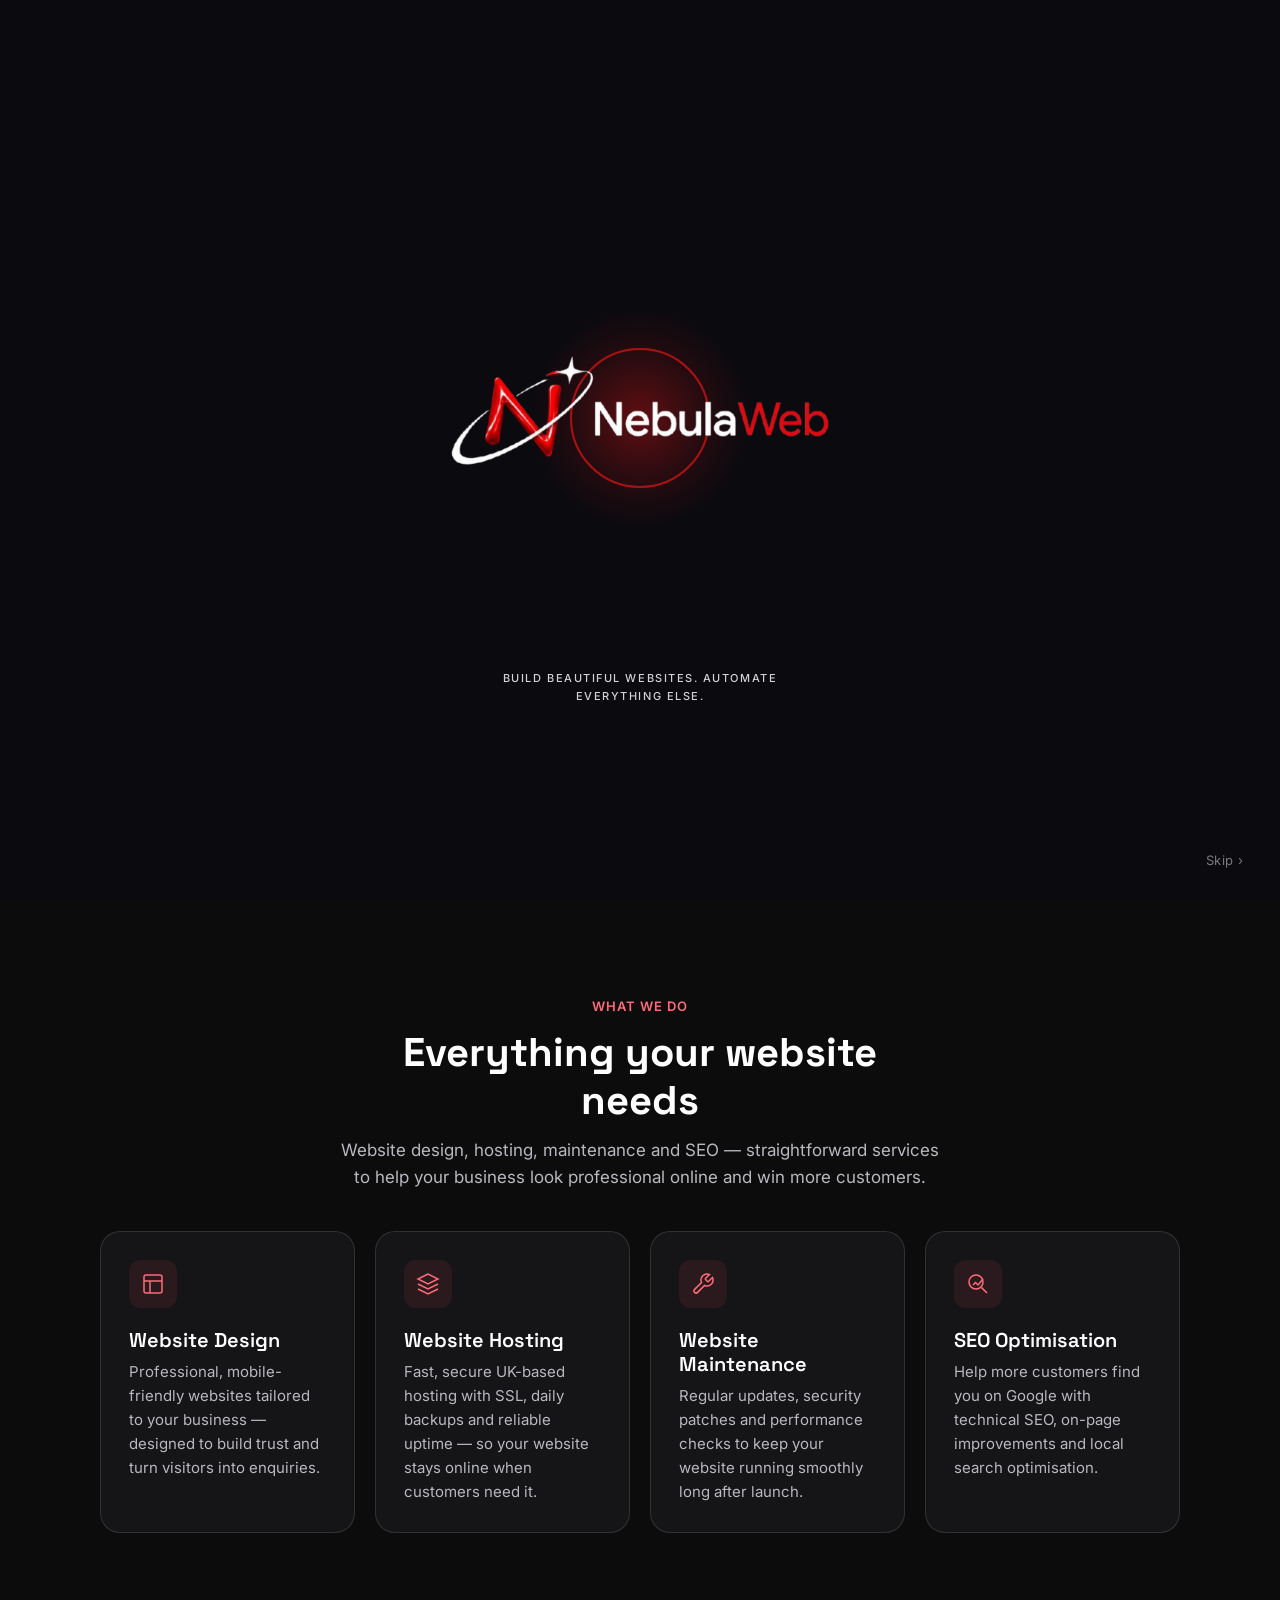
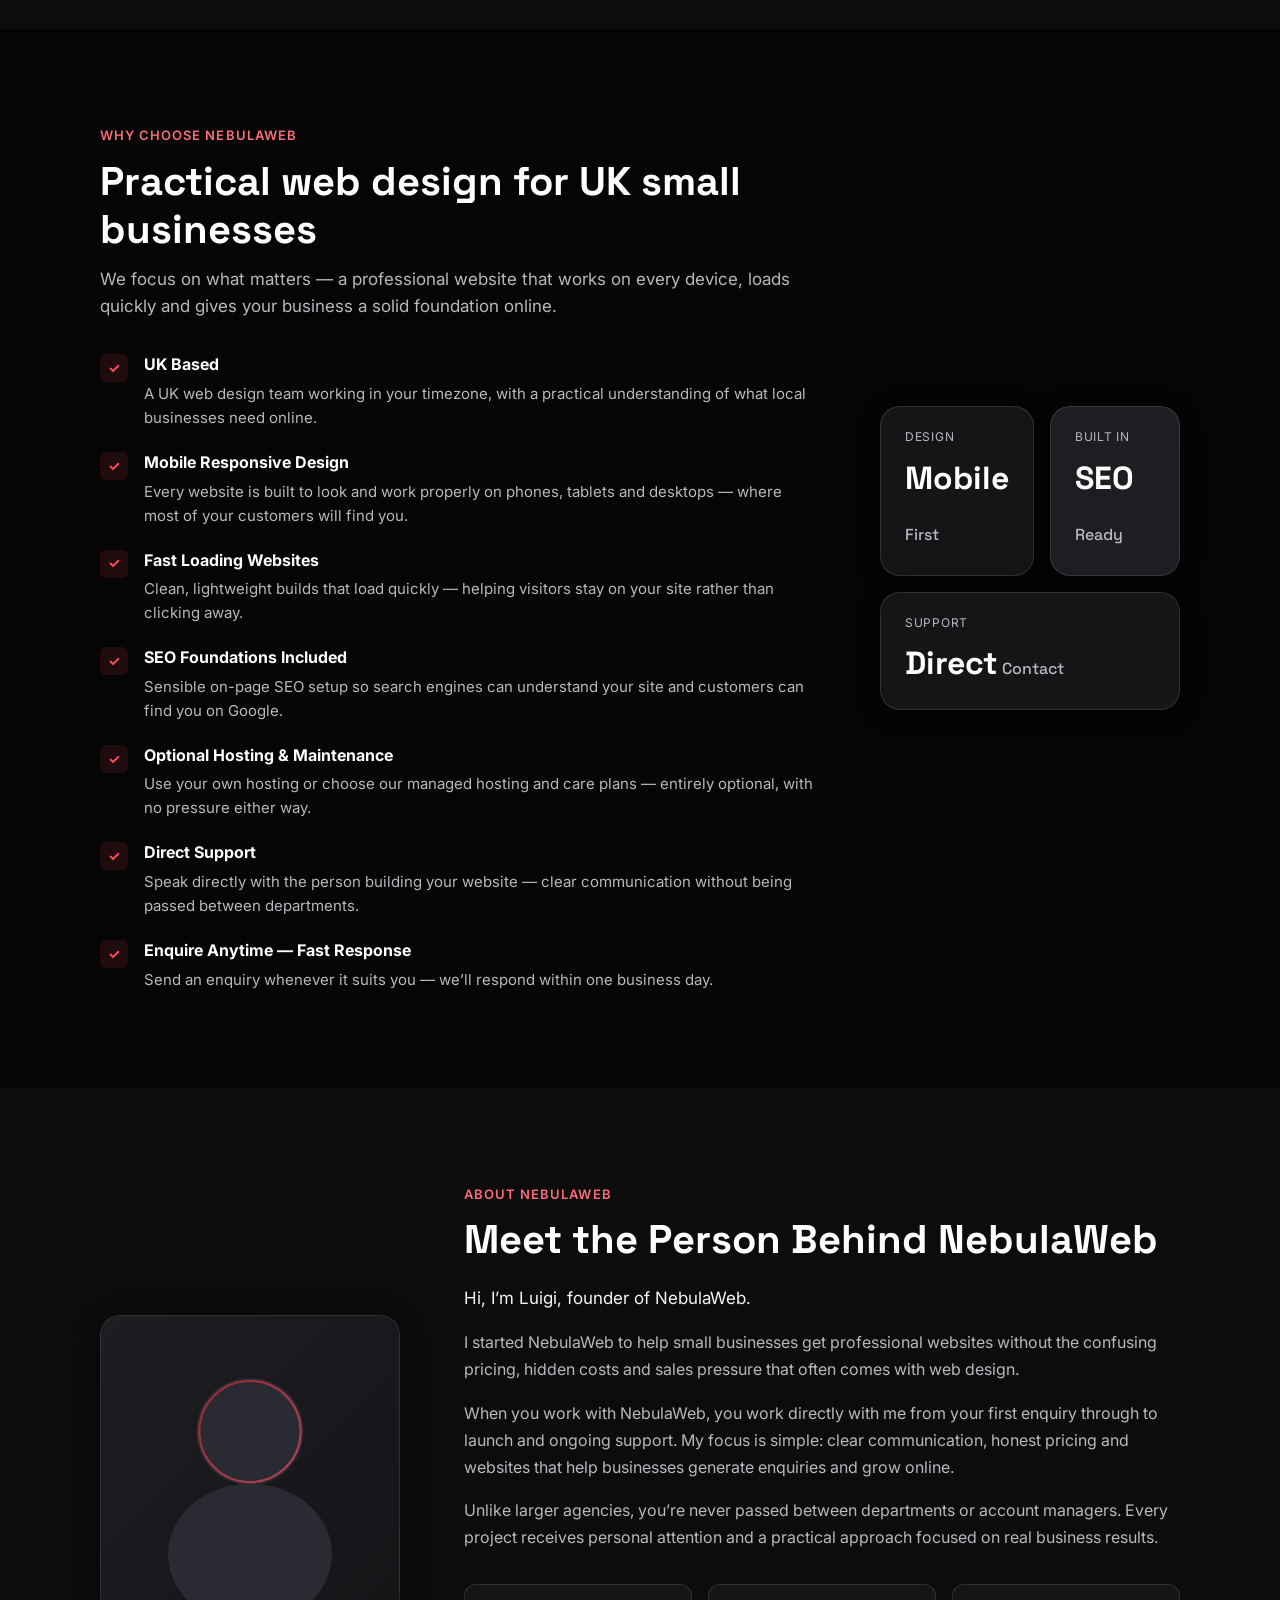
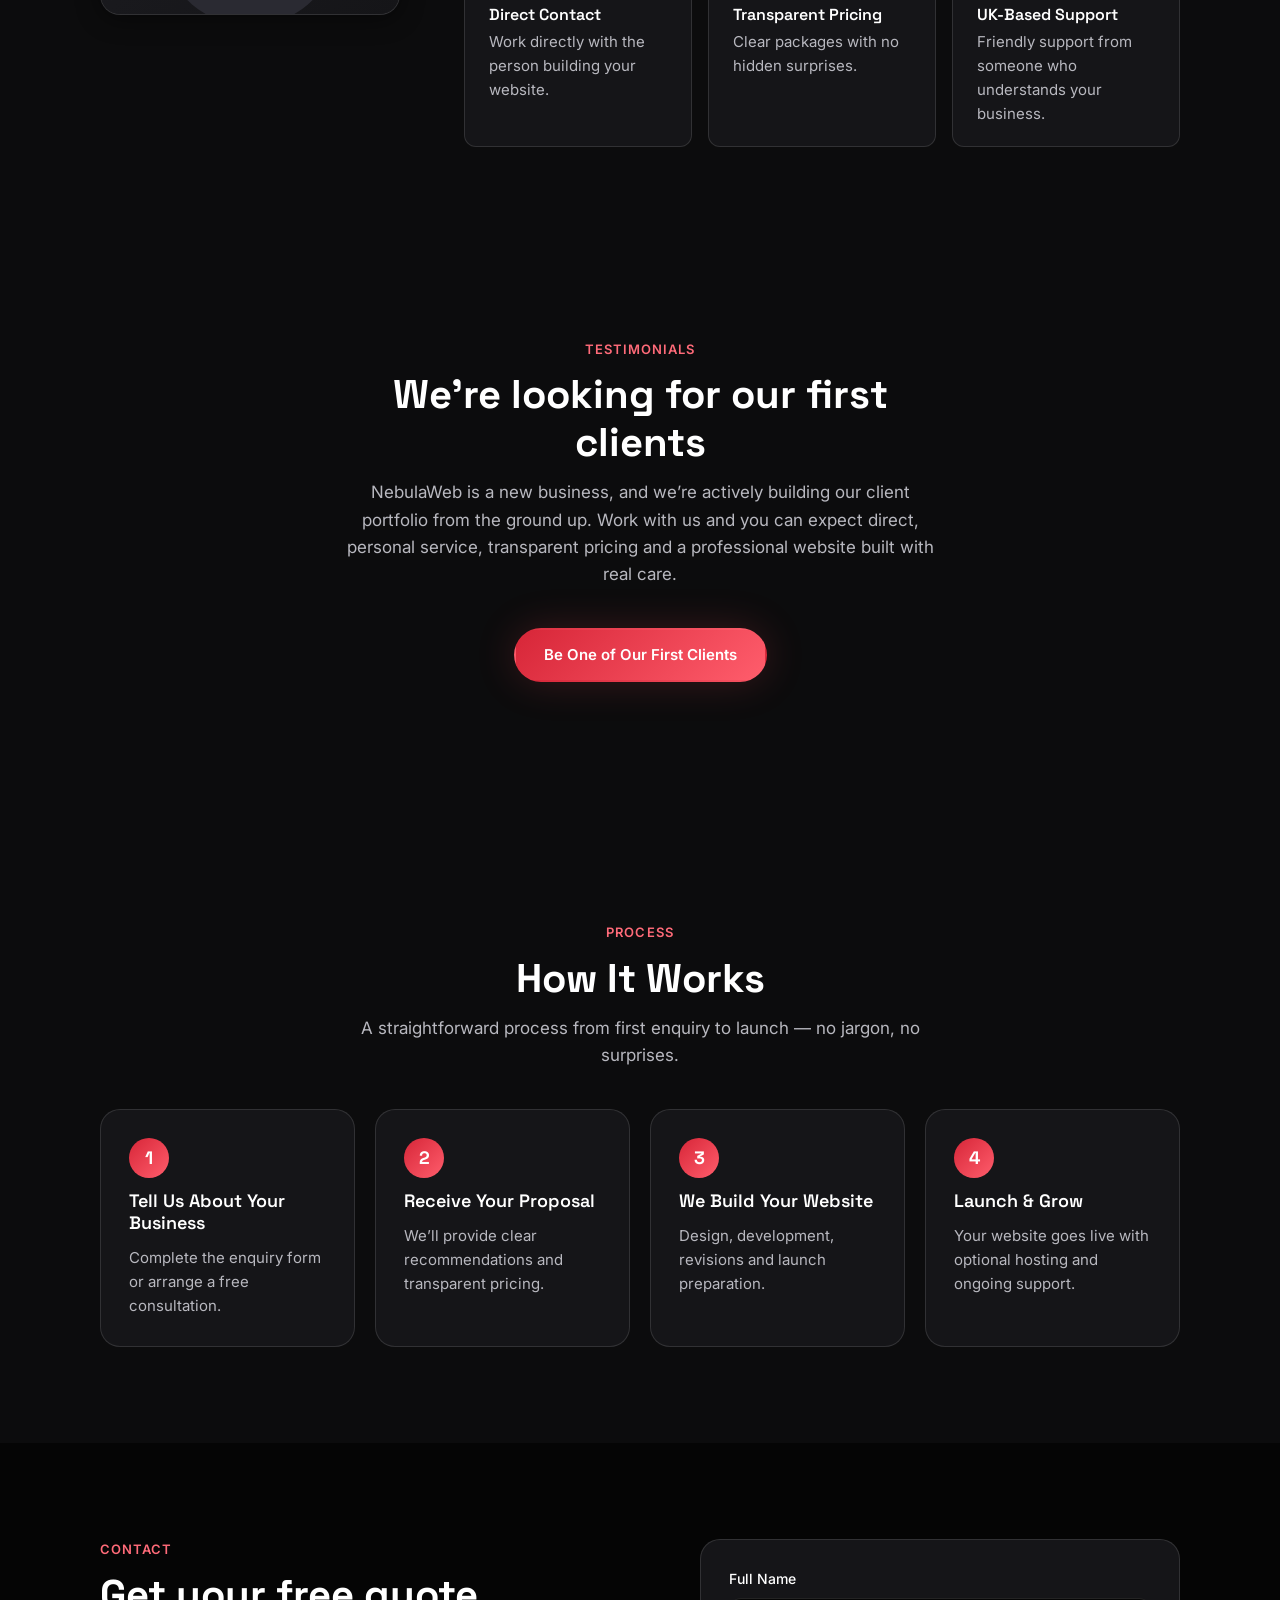
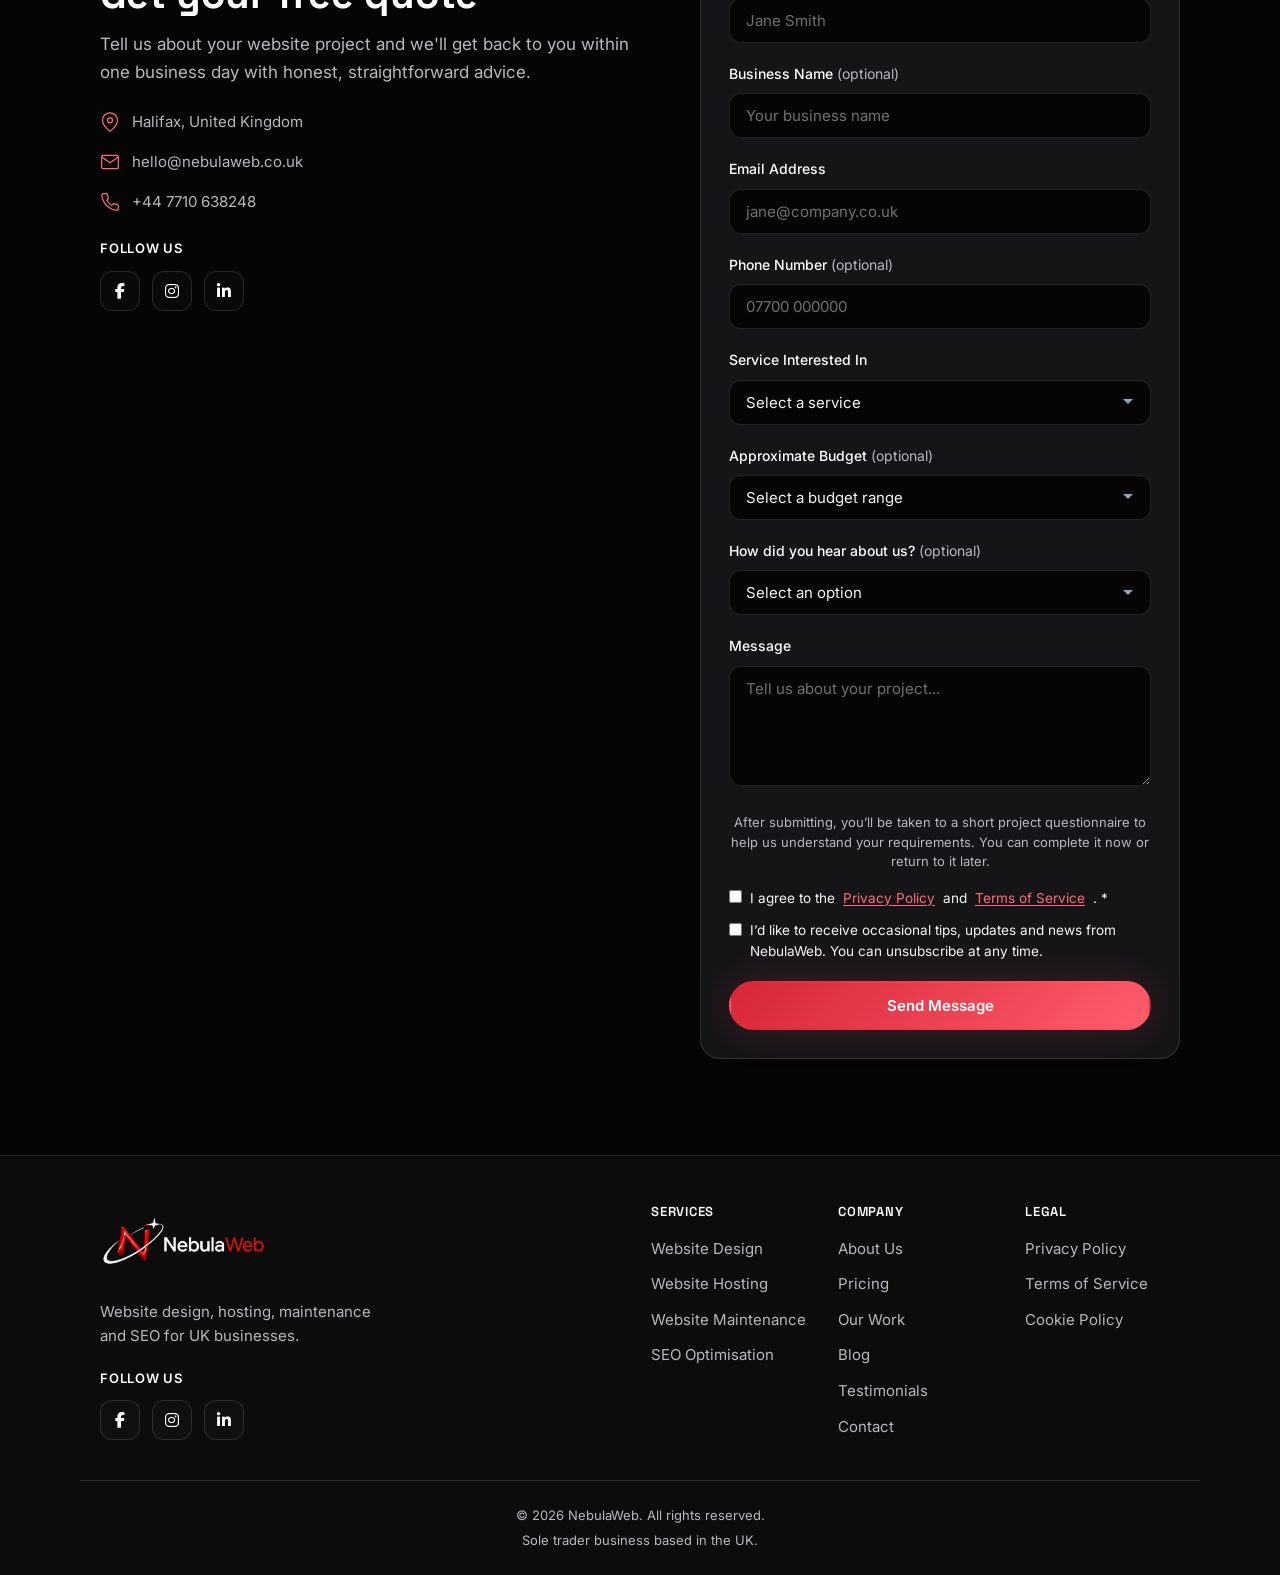
<file: index.html>
<!DOCTYPE html>
<html lang="en-GB">
<head>
  <meta charset="UTF-8">
  <meta name="viewport" content="width=device-width, initial-scale=1.0">
  <meta name="description" content="NebulaWeb designs, builds and maintains professional websites for UK businesses. Explore website design, hosting, maintenance and SEO services. Get your free quote today.">
  <title>NebulaWeb | Web Design, Hosting & SEO for UK Businesses</title>
  <link rel="canonical" href="https://nebulaweb.co.uk/">
  <meta property="og:type" content="website">
  <meta property="og:site_name" content="NebulaWeb">
  <meta property="og:title" content="NebulaWeb | Web Design, Hosting & SEO for UK Businesses">
  <meta property="og:description" content="NebulaWeb designs, builds and maintains professional websites for UK businesses. Explore website design, hosting, maintenance and SEO services. Get your free quote today.">
  <meta property="og:url" content="https://nebulaweb.co.uk/">
  <meta property="og:image" content="https://nebulaweb.co.uk/images/favicon-512x512.png">
  <meta property="og:locale" content="en_GB">
  <meta name="twitter:card" content="summary">
  <meta name="twitter:title" content="NebulaWeb | Web Design, Hosting & SEO for UK Businesses">
  <meta name="twitter:description" content="NebulaWeb designs, builds and maintains professional websites for UK businesses. Explore website design, hosting, maintenance and SEO services. Get your free quote today.">
  <meta name="twitter:image" content="https://nebulaweb.co.uk/images/favicon-512x512.png">
  <link rel="icon" type="image/png" sizes="32x32" href="images/favicon-32x32.png">
  <link rel="icon" type="image/png" sizes="16x16" href="images/favicon-16x16.png">
  <link rel="icon" type="image/png" sizes="512x512" href="images/favicon-512x512.png">
  <link rel="icon" type="image/png" href="images/favicon.png">
  <link rel="preconnect" href="https://fonts.googleapis.com">
  <link rel="preconnect" href="https://fonts.gstatic.com" crossorigin>
  <link href="https://fonts.googleapis.com/css2?family=Inter:wght@400;500;600;700&family=Space+Grotesk:wght@500;600;700&display=swap" rel="stylesheet">
  <style>
    :root {
      --color-bg:        #050505;
      --color-bg-alt:    #0c0c0d;
      --color-surface:   #151518;
      --color-surface-2: #1d1d22;
      --color-border:    rgba(255, 255, 255, 0.12);
      --color-text:      #f5f5f7;
      --color-text-muted:#b8b8bf;
      --color-heading:   #ffffff;
      --color-primary:   #d72638;
      --color-primary-l: #ff6b79;
      --color-accent:    #ff4d5a;
      --color-accent-l:  #ff8a8a;
      --gradient-brand:  linear-gradient(135deg, #d72638 0%, #ff5d6c 100%);
      --gradient-glow:   radial-gradient(ellipse at 50% 0%, rgba(255, 77, 90, 0.12) 0%, transparent 70%);
      --font-body:   'Inter', system-ui, -apple-system, sans-serif;
      --font-display:'Space Grotesk', system-ui, sans-serif;
      --radius-sm:  6px;
      --radius-md:  12px;
      --radius-lg:  20px;
      --radius-full:9999px;
      --shadow-sm:  0 1px 3px rgba(0, 0, 0, 0.35);
      --shadow-md:  0 4px 24px rgba(0, 0, 0, 0.45);
      --shadow-lg:  0 8px 40px rgba(0, 0, 0, 0.55);
      --shadow-glow:0 0 40px rgba(255, 77, 90, 0.18);
      --header-h:   64px;
      --transition: 0.25s ease;
      --container:  1120px;
    }
    *, *::before, *::after { box-sizing: border-box; margin: 0; padding: 0; }
    html { scroll-behavior: smooth; scroll-padding-top: var(--header-h); }
    body {
      font-family: var(--font-body);
      font-size: 1rem;
      line-height: 1.6;
      color: var(--color-text);
      background-color: var(--color-bg);
      -webkit-font-smoothing: antialiased;
      overflow-x: hidden;
    }
    img, svg { display: block; max-width: 100%; }
    a { color: var(--color-accent-l); text-decoration: none; transition: color var(--transition); }
    a:hover { color: var(--color-accent); }
    ul { list-style: none; }
    h1, h2, h3 { font-family: var(--font-display); color: var(--color-heading); line-height: 1.2; }
    .container { width: 100%; max-width: var(--container); margin-inline: auto; padding-inline: 1.25rem; }
    .text-gradient {
      background: var(--gradient-brand);
      -webkit-background-clip: text;
      -webkit-text-fill-color: transparent;
      background-clip: text;
    }
    .section__eyebrow {
      font-size: 0.8125rem;
      font-weight: 600;
      letter-spacing: 0.08em;
      text-transform: uppercase;
      color: var(--color-primary-l);
      margin-bottom: 0.75rem;
    }
    .btn {
      display: inline-flex;
      align-items: center;
      justify-content: center;
      gap: 0.5rem;
      padding: 0.8125rem 1.75rem;
      font-family: var(--font-body);
      font-size: 0.9375rem;
      font-weight: 600;
      border-radius: var(--radius-full);
      border: 2px solid transparent;
      cursor: pointer;
      transition: background var(--transition), color var(--transition),
                  border-color var(--transition), transform var(--transition),
                  box-shadow var(--transition);
      text-decoration: none;
      white-space: nowrap;
    }
    .btn--primary {
      background: var(--gradient-brand);
      color: #fff;
      box-shadow: var(--shadow-glow);
    }
    .btn--primary:hover {
      color: #fff;
      transform: translateY(-2px);
      box-shadow: 0 0 60px rgba(255, 77, 90, 0.28);
    }
    .btn--ghost {
      background: transparent;
      color: var(--color-text);
      border-color: var(--color-border);
    }
    .btn--ghost:hover {
      color: var(--color-heading);
      border-color: rgba(255, 255, 255, 0.2);
      background: rgba(255, 255, 255, 0.04);
    }
    .btn--secondary {
      background: transparent;
      color: var(--color-text-muted);
      border-color: rgba(255, 255, 255, 0.08);
      font-weight: 500;
      padding: 0.75rem 1.5rem;
      box-shadow: none;
    }
    .btn--secondary:hover {
      color: var(--color-text);
      border-color: rgba(255, 255, 255, 0.16);
      background: rgba(255, 255, 255, 0.03);
      transform: none;
      box-shadow: none;
    }
    .header {
      position: fixed;
      top: 0;
      left: 0;
      right: 0;
      z-index: 1000;
      height: var(--header-h);
      background: rgba(5, 5, 5, 0.92);
      backdrop-filter: blur(12px);
      -webkit-backdrop-filter: blur(12px);
      border-bottom: 1px solid var(--color-border);
      transition: background var(--transition), box-shadow var(--transition);
    }
    .header--scrolled, .header--menu-open {
      background: rgba(5, 5, 5, 0.98);
      box-shadow: var(--shadow-md);
    }
    .nav { display: flex; align-items: center; justify-content: space-between; height: 100%; }
    .nav__logo {
      display: flex;
      align-items: center;
      gap: 0.5rem;
      font-family: var(--font-display);
      font-size: 1.25rem;
      font-weight: 700;
      color: var(--color-heading);
      text-decoration: none;
    }
    .nav__logo:hover { color: var(--color-heading); }
    .nav__logo-img { display: block; height: 80px; width: auto; }
    @media (max-width: 768px) { .nav__logo-img { height: 70px; } }
    .nav__toggle {
      display: flex;
      flex-direction: column;
      justify-content: center;
      gap: 5px;
      width: 40px;
      height: 40px;
      background: none;
      border: none;
      cursor: pointer;
      padding: 6px;
      z-index: 1001;
    }
    .nav__toggle-bar {
      display: block;
      width: 100%;
      height: 2px;
      background: var(--color-heading);
      border-radius: 2px;
      transition: transform var(--transition), opacity var(--transition);
    }
    .nav__toggle[aria-expanded="true"] .nav__toggle-bar:nth-child(1) { transform: translateY(7px) rotate(45deg); }
    .nav__toggle[aria-expanded="true"] .nav__toggle-bar:nth-child(2) { opacity: 0; }
    .nav__toggle[aria-expanded="true"] .nav__toggle-bar:nth-child(3) { transform: translateY(-7px) rotate(-45deg); }
    .nav__menu {
      position: fixed;
      top: var(--header-h);
      left: 0;
      right: 0;
      z-index: 999;
      display: flex;
      flex-direction: column;
      align-items: stretch;
      gap: 0;
      margin: 0;
      padding: 0;
      max-height: 0;
      opacity: 0;
      visibility: hidden;
      overflow: hidden;
      background: var(--color-bg-alt);
      border-bottom: 1px solid transparent;
      box-shadow: none;
      transition: max-height 0.35s ease, opacity 0.25s ease, visibility 0.35s ease, border-color 0.25s ease, box-shadow 0.25s ease;
    }
    .nav__menu--open {
      max-height: calc(100vh - var(--header-h));
      opacity: 1;
      visibility: visible;
      border-bottom-color: var(--color-border);
      box-shadow: var(--shadow-md);
    }
    .nav__menu li { width: 100%; border-bottom: 1px solid var(--color-border); }
    .nav__menu li:last-child { border-bottom: none; padding: 0.75rem 1.25rem 1rem; }
    .nav__link {
      display: block;
      width: 100%;
      padding: 0.875rem 1.25rem;
      font-size: 1rem;
      font-weight: 500;
      color: var(--color-text);
      text-decoration: none;
      transition: color var(--transition), background var(--transition);
    }
    .nav__link:hover { color: var(--color-heading); background: rgba(255, 255, 255, 0.04); }
    .nav__link--active { color: var(--color-primary-l); }
    .nav__link--cta {
      display: block;
      width: 100%;
      padding: 0.75rem 1.5rem;
      text-align: center;
      background: var(--gradient-brand);
      color: #fff !important;
      border-radius: var(--radius-full);
      font-weight: 600;
    }
    .nav__link--cta:hover { color: #fff !important; background: var(--gradient-brand); box-shadow: var(--shadow-glow); }
    .page-hero {
      position: relative;
      padding-block: calc(var(--header-h) + 3rem) 3rem;
      overflow: hidden;
    }
    .page-hero__bg { position: absolute; inset: 0; background: var(--gradient-glow); pointer-events: none; }
    .page-hero__content {
      position: relative;
      z-index: 1;
      text-align: center;
      max-width: 720px;
      margin-inline: auto;
    }
    .page-hero__title { font-size: clamp(2rem, 6vw, 3rem); font-weight: 700; margin-bottom: 1rem; }
    .page-hero__subtitle { font-size: clamp(1rem, 2.5vw, 1.125rem); color: var(--color-text-muted); }
    .page-hero__content .btn { margin-top: 1.5rem; }
    .questionnaire-reassurance {
      font-size: 0.9375rem;
      color: var(--color-text-muted);
      max-width: 520px;
      margin-inline: auto;
      margin-top: 1rem;
      line-height: 1.6;
    }
    .questionnaire-complete-later { display: inline-flex; margin-top: 1rem; }
    @media (min-width: 768px) {
      .nav__toggle { display: none; }
      .nav__menu {
        position: static;
        flex-direction: row;
        align-items: center;
        gap: 2rem;
        max-height: none;
        opacity: 1;
        visibility: visible;
        overflow: visible;
        background: none;
        border-bottom: none;
        box-shadow: none;
      }
      .nav__menu li { width: auto; border-bottom: none; }
      .nav__menu li:last-child { padding: 0; }
      .nav__link { display: inline; width: auto; padding: 0; font-size: 0.9375rem; }
      .nav__link:hover { color: var(--color-heading); background: none; }
      .nav__link--cta { display: inline-flex; width: auto; padding: 0.625rem 1.5rem; text-align: center; }
      .nav__link--cta:hover { background: var(--gradient-brand); }
    }

    body.splash-active,
    body:has(#splash:not(.splash--dismissed):not(.splash--removed)) {
      overflow: hidden;
    }
    .splash {
      position: fixed;
      inset: 0;
      z-index: 9999;
      display: flex;
      align-items: center;
      justify-content: center;
      background: #0a0a0f;
      opacity: 1;
      transition: opacity 0.55s ease;
    }
    .splash.splash--dismissed { opacity: 0; pointer-events: none; }
    .splash.splash--removed { display: none; }
    .splash__content {
      display: flex;
      flex-direction: column;
      align-items: center;
      text-align: center;
      padding: 0 1.5rem;
    }
    .splash__logo-wrap {
      position: relative;
      display: flex;
      align-items: center;
      justify-content: center;
      width: min(448px, 90vw);
      height: min(448px, 90vw);
    }
    .splash__glow {
      position: absolute;
      width: 220px;
      height: 220px;
      border-radius: 50%;
      background: radial-gradient(circle, rgba(200, 20, 20, 0.45) 0%, rgba(200, 20, 20, 0.12) 45%, transparent 72%);
      pointer-events: none;
    }
    .splash__ring {
      position: absolute;
      width: 140px;
      height: 140px;
      border: 2px solid rgba(200, 20, 20, 0.55);
      border-radius: 50%;
      pointer-events: none;
      animation: splash-pulse 2.4s ease-out infinite;
    }
    .splash__ring--2 { animation-delay: 1.2s; }
    .splash__logo-float { position: relative; z-index: 2; }
    .splash__logo {
      display: block;
      width: min(392px, 85vw);
      height: auto;
      animation:
        splash-fade-in 0.8s ease-out forwards,
        splash-glow 0.6s ease-out 0.8s forwards,
        splash-float 3s ease-in-out 0.8s infinite;
    }
    .splash__tagline {
      margin: 1.75rem 0 0;
      max-width: 22rem;
      font-family: 'Inter', sans-serif;
      font-size: 0.6875rem;
      font-weight: 500;
      letter-spacing: 0.14em;
      line-height: 1.6;
      text-transform: uppercase;
      color: #fff;
      opacity: 0;
      animation: splash-tagline-in 0.75s ease 0.65s forwards;
    }
    .splash__skip {
      position: fixed;
      right: 1.5rem;
      bottom: 1.5rem;
      z-index: 10000;
      padding: 0.5rem 0.75rem;
      border: none;
      background: transparent;
      color: rgba(255, 255, 255, 0.45);
      font-family: 'Inter', sans-serif;
      font-size: 0.8125rem;
      letter-spacing: 0.04em;
      cursor: pointer;
      transition: color 0.2s ease;
    }
    .splash__skip:hover, .splash__skip:focus-visible { color: #fff; outline: none; }
    @keyframes splash-fade-in {
      0% { opacity: 0; transform: scale(0.95); }
      100% { opacity: 1; transform: scale(1); }
    }
    @keyframes splash-glow {
      0% { filter: drop-shadow(0 0 12px #e05a5a); }
      100% { filter: drop-shadow(0 0 0 transparent); }
    }
    @keyframes splash-float {
      0%, 100% { transform: translate(0, 0) rotate(0deg) scale(1); }
      50% { transform: translate(0, -6px) rotate(0deg) scale(1); }
    }
    @keyframes splash-pulse {
      0% { transform: scale(0.75); opacity: 0.75; }
      100% { transform: scale(2.6); opacity: 0; }
    }
    @keyframes splash-tagline-in { to { opacity: 0.82; } }
    @media (prefers-reduced-motion: reduce) { .splash { display: none !important; } }
    .hero {
      position: relative;
      min-height: 100svh;
      display: flex;
      align-items: center;
      padding-block: calc(var(--header-h) + 3rem) 4rem;
      overflow: hidden;
    }
    .hero__bg { position: absolute; inset: 0; background: var(--gradient-glow); pointer-events: none; }
    .hero__bg::before {
      content: '';
      position: absolute;
      top: 10%;
      right: -20%;
      width: 500px;
      height: 500px;
      border-radius: 50%;
      background: radial-gradient(circle, rgba(255, 77, 90, 0.08) 0%, transparent 70%);
    }
    .hero__bg::after {
      content: '';
      position: absolute;
      bottom: 0;
      left: -10%;
      width: 400px;
      height: 400px;
      border-radius: 50%;
      background: radial-gradient(circle, rgba(255, 77, 90, 0.06) 0%, transparent 70%);
    }
    .hero__content { position: relative; z-index: 1; text-align: center; }
    .hero__badge {
      display: inline-block;
      font-size: 0.8125rem;
      font-weight: 600;
      letter-spacing: 0.04em;
      color: var(--color-accent-l);
      background: rgba(255, 77, 90, 0.08);
      border: 1px solid rgba(255, 77, 90, 0.22);
      padding: 0.375rem 1rem;
      border-radius: var(--radius-full);
      margin-bottom: 1.5rem;
    }
    .hero__title {
      font-size: clamp(2.25rem, 7vw, 3.75rem);
      font-weight: 700;
      max-width: 800px;
      margin-inline: auto;
      margin-bottom: 1.25rem;
    }
    .hero__subtitle {
      font-size: clamp(1rem, 2.5vw, 1.1875rem);
      color: var(--color-text-muted);
      max-width: 580px;
      margin-inline: auto;
      margin-bottom: 2rem;
    }
    .hero__actions {
      display: flex;
      flex-direction: column;
      align-items: center;
      gap: 0.75rem;
      margin-bottom: 3rem;
    }
    .hero__stats {
      display: grid;
      grid-template-columns: repeat(2, 1fr);
      gap: 1rem;
      max-width: 560px;
      margin-inline: auto;
      padding-top: 2rem;
      border-top: 1px solid var(--color-border);
    }
    .hero__stat-value {
      display: block;
      font-family: var(--font-display);
      font-size: clamp(1.5rem, 4vw, 2rem);
      font-weight: 700;
      color: var(--color-heading);
    }
    .hero__stat-label { font-size: 0.75rem; color: var(--color-text-muted); }
    @media (min-width: 640px) {
      .hero__actions { flex-direction: row; justify-content: center; }
      .hero__stats { grid-template-columns: repeat(2, 1fr); max-width: 560px; }
    }
    @media (min-width: 768px) {
      .hero__stats { grid-template-columns: repeat(4, 1fr); max-width: 720px; }
    }
  </style>
  <link rel="stylesheet" href="style.css" media="print" onload="this.media='all'">
  <noscript><link rel="stylesheet" href="style.css"></noscript>
  <link rel="preload" href="https://cdnjs.cloudflare.com/ajax/libs/font-awesome/6.7.2/css/all.min.css" as="style" onload="this.onload=null;this.rel='stylesheet'" crossorigin="anonymous" referrerpolicy="no-referrer">
  <noscript><link rel="stylesheet" href="https://cdnjs.cloudflare.com/ajax/libs/font-awesome/6.7.2/css/all.min.css" crossorigin="anonymous" referrerpolicy="no-referrer"></noscript>

  <!-- Google tag (gtag.js) -->
  <script async src="https://www.googletagmanager.com/gtag/js?id=G-Z7PY0EXVFC"></script>
  <script>
    window.dataLayer = window.dataLayer || [];
    function gtag(){dataLayer.push(arguments);}
    gtag('js', new Date());

    gtag('config', 'G-Z7PY0EXVFC');
  </script>

  <!-- Microsoft Clarity -->
  <script type="text/javascript">
    (function(c,l,a,r,i,t,y){
        c[a]=c[a]||function(){(c[a].q=c[a].q||[]).push(arguments)};
        t=l.createElement(r);t.async=1;t.src="https://www.clarity.ms/tag/"+i;
        y=l.getElementsByTagName(r)[0];y.parentNode.insertBefore(t,y);
    })(window, document, "clarity", "script", "x73lurkutm");
  </script>
  <meta name="google-site-verification" content="tG1JjbxoIbm_YB-1inh_eYr94Ke8U_bTeLJ-6Kw5o_8" />

  <script type="application/ld+json">
  {
    "@context": "https://schema.org",
    "@type": ["LocalBusiness", "ProfessionalService"],
    "@id": "https://nebulaweb.co.uk/#localbusiness",
    "name": "NebulaWeb",
    "description": "NebulaWeb designs, builds and maintains professional websites for UK businesses, including website design, hosting, maintenance and SEO optimisation.",
    "url": "https://nebulaweb.co.uk",
    "email": "hello@nebulaweb.co.uk",
    "telephone": "+447710638248",
    "image": "https://nebulaweb.co.uk/images/logo.png",
    "logo": "https://nebulaweb.co.uk/images/logo.png",
    "address": {
      "@type": "PostalAddress",
      "addressLocality": "Halifax",
      "addressRegion": "West Yorkshire",
      "addressCountry": "GB"
    },
    "areaServed": {
      "@type": "Country",
      "name": "United Kingdom"
    },
    "sameAs": [
      "https://www.facebook.com/NebulaWeb",
      "https://www.instagram.com/nebulawebuk/",
      "https://www.linkedin.com/company/nebulawebuk/"
    ],
    "contactPoint": {
      "@type": "ContactPoint",
      "telephone": "+447710638248",
      "email": "hello@nebulaweb.co.uk",
      "contactType": "customer service",
      "areaServed": {
        "@type": "Country",
        "name": "United Kingdom"
      },
      "availableLanguage": "en-GB"
    },
    "hasOfferCatalog": {
      "@type": "OfferCatalog",
      "name": "NebulaWeb Services",
      "itemListElement": [
        {
          "@type": "Offer",
          "itemOffered": {
            "@type": "Service",
            "name": "Website Design",
            "description": "Professional, mobile-friendly website design tailored to UK businesses."
          }
        },
        {
          "@type": "Offer",
          "itemOffered": {
            "@type": "Service",
            "name": "Website Hosting",
            "description": "Fast, secure UK-based website hosting with SSL and reliable uptime."
          }
        },
        {
          "@type": "Offer",
          "itemOffered": {
            "@type": "Service",
            "name": "Website Maintenance",
            "description": "Ongoing website updates, security patches and performance checks."
          }
        },
        {
          "@type": "Offer",
          "itemOffered": {
            "@type": "Service",
            "name": "SEO Optimisation",
            "description": "Technical SEO, on-page improvements and local search optimisation."
          }
        }
      ]
    }
  }
  </script>

</head>
<body>

  <div id="splash" class="splash" role="dialog" aria-label="Welcome to NebulaWeb" aria-modal="true">
    <div class="splash__content">
      <div class="splash__logo-wrap">
        <div class="splash__glow" aria-hidden="true"></div>
        <span class="splash__ring splash__ring--1" aria-hidden="true"></span>
        <span class="splash__ring splash__ring--2" aria-hidden="true"></span>
        <div class="splash__logo-float">
          <picture>
            <source srcset="images/logo.webp" type="image/webp">
            <img src="images/logo.png" alt="NebulaWeb" class="splash__logo" width="1058" height="508" fetchpriority="high" decoding="async">
          </picture>
        </div>
      </div>
      <p class="splash__tagline">Build beautiful websites. Automate everything else.</p>
    </div>
    <button type="button" class="splash__skip" id="splash-skip">Skip ›</button>
  </div>

  <!-- Navigation -->
  <header class="header" id="header">
    <nav class="nav container" aria-label="Main navigation">
      <a href="index.html" class="nav__logo">
        <picture>
        <source srcset="images/logo.webp" type="image/webp">
        <img src="images/logo.png" alt="NebulaWeb" class="nav__logo-img" width="1058" height="508">
      </picture>
      </a>

      <button class="nav__toggle" id="nav-toggle" aria-label="Open menu" aria-expanded="false" aria-controls="nav-menu">
        <span class="nav__toggle-bar"></span>
        <span class="nav__toggle-bar"></span>
        <span class="nav__toggle-bar"></span>
      </button>

      <ul class="nav__menu" id="nav-menu">
        <li><a href="#services" class="nav__link">Services</a></li>
        <li><a href="#why-us" class="nav__link">Why Us</a></li>
        <li><a href="#testimonials" class="nav__link">Testimonials</a></li>
        <li><a href="pricing.html" class="nav__link">Pricing</a></li>
        <li><a href="portfolio.html" class="nav__link">Our Work</a></li>
        <li><a href="blog.html" class="nav__link">Blog</a></li>
        <li><a href="#contact" class="nav__link nav__link--cta">Get in Touch</a></li>
      </ul>
    </nav>
  </header>

  <main>

    <!-- Hero -->
    <section class="hero" id="hero">
      <div class="hero__bg" aria-hidden="true"></div>
      <div class="container hero__content">
        <p class="hero__badge">UK-Based Web Design · Built for Small Businesses</p>
        <h1 class="hero__title">
          Professional Websites That Help Your Business <span class="text-gradient">Grow</span>
        </h1>
        <p class="hero__subtitle">
          NebulaWeb designs, builds and maintains high-performance websites for businesses across the UK. From simple brochure websites to more advanced business websites, we create sites that look professional, load quickly and help turn visitors into enquiries, bookings or customers.
        </p>
        <div class="hero__actions">
          <a href="#contact" class="btn btn--primary">Get a Free Quote</a>
          <a href="pricing.html" class="btn btn--secondary">View Pricing</a>
        </div>
        <div class="hero__stats">
          <div class="hero__stat">
            <span class="hero__stat-value">UK</span>
            <span class="hero__stat-label">Based Web Design</span>
          </div>
          <div class="hero__stat">
            <span class="hero__stat-value">Fast</span>
            <span class="hero__stat-label">Mobile-Friendly Websites</span>
          </div>
          <div class="hero__stat">
            <span class="hero__stat-value">SEO</span>
            <span class="hero__stat-label">Foundations Included</span>
          </div>
          <div class="hero__stat">
            <span class="hero__stat-value">Care</span>
            <span class="hero__stat-label">Hosting &amp; Maintenance Available</span>
          </div>
        </div>
      </div>
    </section>

    <!-- Services -->
    <section class="section services" id="services">
      <div class="container">
        <div class="section__header">
          <p class="section__eyebrow">What We Do</p>
          <h2 class="section__title">Everything your website needs</h2>
          <p class="section__desc">Website design, hosting, maintenance and SEO — straightforward services to help your business look professional online and win more customers.</p>
        </div>

        <div class="services__grid">
          <article class="service-card">
            <div class="service-card__icon" aria-hidden="true">
              <svg viewBox="0 0 24 24" fill="none" stroke="currentColor" stroke-width="1.5"><rect x="3" y="3" width="18" height="18" rx="2"/><path d="M3 9h18M9 21V9"/></svg>
            </div>
            <h3 class="service-card__title">Website Design</h3>
            <p class="service-card__text">Professional, mobile-friendly websites tailored to your business — designed to build trust and turn visitors into enquiries.</p>
          </article>

          <article class="service-card">
            <div class="service-card__icon" aria-hidden="true">
              <svg viewBox="0 0 24 24" fill="none" stroke="currentColor" stroke-width="1.5"><path d="M12 2L2 7l10 5 10-5-10-5z"/><path d="M2 17l10 5 10-5M2 12l10 5 10-5"/></svg>
            </div>
            <h3 class="service-card__title">Website Hosting</h3>
            <p class="service-card__text">Fast, secure UK-based hosting with SSL, daily backups and reliable uptime — so your website stays online when customers need it.</p>
          </article>

          <article class="service-card">
            <div class="service-card__icon" aria-hidden="true">
              <svg viewBox="0 0 24 24" fill="none" stroke="currentColor" stroke-width="1.5"><path d="M14.7 6.3a1 1 0 000 1.4l1.6 1.6a1 1 0 001.4 0l3.77-3.77a6 6 0 01-7.94 7.94l-6.91 6.91a2.12 2.12 0 01-3-3l6.91-6.91a6 6 0 017.94-7.94l-3.76 3.76z"/></svg>
            </div>
            <h3 class="service-card__title">Website Maintenance</h3>
            <p class="service-card__text">Regular updates, security patches and performance checks to keep your website running smoothly long after launch.</p>
          </article>

          <article class="service-card">
            <div class="service-card__icon" aria-hidden="true">
              <svg viewBox="0 0 24 24" fill="none" stroke="currentColor" stroke-width="1.5"><circle cx="10" cy="10" r="7"/><path d="M21 21l-5.65-5.65"/><path d="M7 13l2.5-2.5L12 13l5-6"/></svg>
            </div>
            <h3 class="service-card__title">SEO Optimisation</h3>
            <p class="service-card__text">Help more customers find you on Google with technical SEO, on-page improvements and local search optimisation.</p>
          </article>
        </div>
      </div>
    </section>

    <!-- Why Choose Us -->
    <section class="section why-us" id="why-us">
      <div class="container why-us__inner">
        <div class="why-us__content">
          <p class="section__eyebrow">Why Choose NebulaWeb</p>
          <h2 class="section__title">Practical web design for UK small businesses</h2>
          <p class="section__desc">We focus on what matters — a professional website that works on every device, loads quickly and gives your business a solid foundation online.</p>

          <ul class="why-us__list">
            <li class="why-us__item">
              <span class="why-us__check" aria-hidden="true">✓</span>
              <div>
                <strong>UK Based</strong>
                <p>A UK web design team working in your timezone, with a practical understanding of what local businesses need online.</p>
              </div>
            </li>
            <li class="why-us__item">
              <span class="why-us__check" aria-hidden="true">✓</span>
              <div>
                <strong>Mobile Responsive Design</strong>
                <p>Every website is built to look and work properly on phones, tablets and desktops — where most of your customers will find you.</p>
              </div>
            </li>
            <li class="why-us__item">
              <span class="why-us__check" aria-hidden="true">✓</span>
              <div>
                <strong>Fast Loading Websites</strong>
                <p>Clean, lightweight builds that load quickly — helping visitors stay on your site rather than clicking away.</p>
              </div>
            </li>
            <li class="why-us__item">
              <span class="why-us__check" aria-hidden="true">✓</span>
              <div>
                <strong>SEO Foundations Included</strong>
                <p>Sensible on-page SEO setup so search engines can understand your site and customers can find you on Google.</p>
              </div>
            </li>
            <li class="why-us__item">
              <span class="why-us__check" aria-hidden="true">✓</span>
              <div>
                <strong>Optional Hosting &amp; Maintenance</strong>
                <p>Use your own hosting or choose our managed hosting and care plans — entirely optional, with no pressure either way.</p>
              </div>
            </li>
            <li class="why-us__item">
              <span class="why-us__check" aria-hidden="true">✓</span>
              <div>
                <strong>Direct Support</strong>
                <p>Speak directly with the person building your website — clear communication without being passed between departments.</p>
              </div>
            </li>
            <li class="why-us__item">
              <span class="why-us__check" aria-hidden="true">✓</span>
              <div>
                <strong>Enquire Anytime — Fast Response</strong>
                <p>Send an enquiry whenever it suits you — we&rsquo;ll respond within one business day.</p>
              </div>
            </li>
          </ul>
        </div>

        <div class="why-us__visual" aria-hidden="true">
          <div class="why-us__card why-us__card--1">
            <span class="why-us__card-label">Design</span>
            <span class="why-us__card-value">Mobile<span> First</span></span>
          </div>
          <div class="why-us__card why-us__card--2">
            <span class="why-us__card-label">Built In</span>
            <span class="why-us__card-value">SEO<span> Ready</span></span>
          </div>
          <div class="why-us__card why-us__card--3">
            <span class="why-us__card-label">Support</span>
            <span class="why-us__card-value">Direct<span> Contact</span></span>
          </div>
        </div>
      </div>
    </section>

    <!-- About -->
    <section class="section about" id="about">
      <div class="container about__inner">
        <div class="about__profile">
          <div class="about__image-wrap">
            <img
              src="images/assets/about/luigi-avatar.svg"
              alt="Luigi, founder of NebulaWeb"
              class="about__image"
              width="400"
              height="400"
              loading="lazy"
              decoding="async"
            >
          </div>
        </div>

        <div class="about__content">
          <p class="section__eyebrow">About NebulaWeb</p>
          <h2 class="section__title">Meet the Person Behind NebulaWeb</h2>

          <div class="about__text">
            <p>Hi, I&rsquo;m Luigi, founder of NebulaWeb.</p>
            <p>I started NebulaWeb to help small businesses get professional websites without the confusing pricing, hidden costs and sales pressure that often comes with web design.</p>
            <p>When you work with NebulaWeb, you work directly with me from your first enquiry through to launch and ongoing support. My focus is simple: clear communication, honest pricing and websites that help businesses generate enquiries and grow online.</p>
            <p>Unlike larger agencies, you&rsquo;re never passed between departments or account managers. Every project receives personal attention and a practical approach focused on real business results.</p>
          </div>

          <div class="about__highlights">
            <article class="about__highlight">
              <h3 class="about__highlight-title">Direct Contact</h3>
              <p class="about__highlight-text">Work directly with the person building your website.</p>
            </article>
            <article class="about__highlight">
              <h3 class="about__highlight-title">Transparent Pricing</h3>
              <p class="about__highlight-text">Clear packages with no hidden surprises.</p>
            </article>
            <article class="about__highlight">
              <h3 class="about__highlight-title">UK-Based Support</h3>
              <p class="about__highlight-text">Friendly support from someone who understands your business.</p>
            </article>
          </div>
        </div>
      </div>
    </section>

    <!-- Testimonials -->
    <section class="section testimonials" id="testimonials">
      <div class="container">
        <div class="section__header">
          <p class="section__eyebrow">Testimonials</p>
          <h2 class="section__title">We&rsquo;re looking for our first clients</h2>
          <p class="section__desc">NebulaWeb is a new business, and we&rsquo;re actively building our client portfolio from the ground up. Work with us and you can expect direct, personal service, transparent pricing and a professional website built with real care.</p>
        </div>

        <div class="hero__actions">
          <a href="#contact" class="btn btn--primary">Be One of Our First Clients</a>
        </div>
      </div>
    </section>

    <!-- How It Works -->
    <section class="section how-it-works" id="how-it-works">
      <div class="container">
        <div class="section__header">
          <p class="section__eyebrow">Process</p>
          <h2 class="section__title">How It Works</h2>
          <p class="section__desc">A straightforward process from first enquiry to launch — no jargon, no surprises.</p>
        </div>

        <ol class="how-it-works__grid">
          <li class="how-it-works__step">
            <span class="how-it-works__number" aria-hidden="true">1</span>
            <h3 class="how-it-works__title">Tell Us About Your Business</h3>
            <p class="how-it-works__text">Complete the enquiry form or arrange a free consultation.</p>
          </li>
          <li class="how-it-works__step">
            <span class="how-it-works__number" aria-hidden="true">2</span>
            <h3 class="how-it-works__title">Receive Your Proposal</h3>
            <p class="how-it-works__text">We&rsquo;ll provide clear recommendations and transparent pricing.</p>
          </li>
          <li class="how-it-works__step">
            <span class="how-it-works__number" aria-hidden="true">3</span>
            <h3 class="how-it-works__title">We Build Your Website</h3>
            <p class="how-it-works__text">Design, development, revisions and launch preparation.</p>
          </li>
          <li class="how-it-works__step">
            <span class="how-it-works__number" aria-hidden="true">4</span>
            <h3 class="how-it-works__title">Launch &amp; Grow</h3>
            <p class="how-it-works__text">Your website goes live with optional hosting and ongoing support.</p>
          </li>
        </ol>
      </div>
    </section>

    <!-- Contact -->
    <section class="section contact" id="contact">
      <div class="container contact__inner">
        <div class="contact__info">
          <p class="section__eyebrow">Contact</p>
          <h2 class="section__title">Get your free quote</h2>
          <p class="section__desc">Tell us about your website project and we'll get back to you within one business day with honest, straightforward advice.</p>

          <ul class="contact__details">
            <li>
              <svg viewBox="0 0 24 24" fill="none" stroke="currentColor" stroke-width="1.5" aria-hidden="true"><path d="M21 10c0 7-9 13-9 13s-9-6-9-13a9 9 0 0118 0z"/><circle cx="12" cy="10" r="3"/></svg>
              <span>Halifax, United Kingdom</span>
            </li>
            <li>
              <svg viewBox="0 0 24 24" fill="none" stroke="currentColor" stroke-width="1.5" aria-hidden="true"><path d="M4 4h16c1.1 0 2 .9 2 2v12c0 1.1-.9 2-2 2H4c-1.1 0-2-.9-2-2V6c0-1.1.9-2 2-2z"/><polyline points="22,6 12,13 2,6"/></svg>
              <a href="mailto:hello@nebulaweb.co.uk">hello@nebulaweb.co.uk</a>
            </li>
            <li>
              <svg viewBox="0 0 24 24" fill="none" stroke="currentColor" stroke-width="1.5" aria-hidden="true"><path d="M22 16.92v3a2 2 0 01-2.18 2 19.79 19.79 0 01-8.63-3.07 19.5 19.5 0 01-6-6 19.79 19.79 0 01-3.07-8.67A2 2 0 014.11 2h3a2 2 0 012 1.72c.127.96.361 1.903.7 2.81a2 2 0 01-.45 2.11L8.09 9.91a16 16 0 006 6l1.27-1.27a2 2 0 012.11-.45c.907.339 1.85.573 2.81.7A2 2 0 0122 16.92z"/></svg>
              <a href="tel:+447710638248">+44 7710 638248</a>
            </li>
          </ul>

          <div class="social-links social-links--contact">
            <p class="social-links__label">Follow Us</p>
            <ul class="social-links__list">
              <li>
                <a href="https://www.facebook.com/NebulaWeb" class="social-links__link" target="_blank" rel="noopener noreferrer" aria-label="Follow NebulaWeb on Facebook">
                  <i class="fa-brands fa-facebook-f" aria-hidden="true"></i>
                </a>
              </li>
              <li>
                <a href="https://www.instagram.com/nebulawebuk/" class="social-links__link" target="_blank" rel="noopener noreferrer" aria-label="Follow NebulaWeb on Instagram">
                  <i class="fa-brands fa-instagram" aria-hidden="true"></i>
                </a>
              </li>
              <li>
                <a href="https://www.linkedin.com/company/nebulawebuk/" class="social-links__link" target="_blank" rel="noopener noreferrer" aria-label="Follow NebulaWeb on LinkedIn">
                  <i class="fa-brands fa-linkedin-in" aria-hidden="true"></i>
                </a>
              </li>
            </ul>
          </div>
        </div>

        <form
          class="contact__form"
          id="contact-form"
          name="contact"
          method="POST"
          data-netlify="true"
          data-netlify-honeypot="bot-field"
          action="/start-project.html"
        >
          <!--
            Automation (future):
            - Contact form submissions can trigger an email with the questionnaire link
              if the user chooses "Complete This Later" on start-project.html.
            - Connect via Make, Zapier, n8n or similar to Netlify form notifications.
          -->
          <input type="hidden" name="form-name" value="contact">

          <p class="form-group form-group--honeypot" hidden>
            <label for="bot-field">Don't fill this out if you're human</label>
            <input type="text" name="bot-field" id="bot-field" tabindex="-1" autocomplete="off">
          </p>

          <div class="form-group">
            <label for="name">Full Name</label>
            <input type="text" id="name" name="name" placeholder="Jane Smith" required autocomplete="name">
          </div>
          <div class="form-group">
            <label for="business-name">Business Name <span class="form-group__optional">(optional)</span></label>
            <input type="text" id="business-name" name="business-name" placeholder="Your business name" autocomplete="organization">
          </div>
          <div class="form-group">
            <label for="email">Email Address</label>
            <input type="email" id="email" name="email" placeholder="jane@company.co.uk" required autocomplete="email">
          </div>
          <div class="form-group">
            <label for="phone">Phone Number <span class="form-group__optional">(optional)</span></label>
            <input type="tel" id="phone" name="phone" placeholder="07700 000000" autocomplete="tel" pattern="^(\+44\s?|0)[0-9]{2,4}(\s?[0-9]{3,4}){1,2}$" title="Please enter a valid UK phone number (e.g. 07700 000000 or 01422 123456)">
          </div>
          <div class="form-group">
            <label for="service">Service Interested In</label>
            <select id="service" name="service" required>
              <option value="" disabled selected>Select a service</option>
              <option value="Website Design">Website Design</option>
              <option value="Website Hosting">Website Hosting</option>
              <option value="Website Maintenance">Website Maintenance</option>
              <option value="SEO Optimisation">SEO Optimisation</option>
              <option value="Multiple Services">Multiple Services</option>
              <option value="Not Sure">Not Sure</option>
            </select>
          </div>
          <div class="form-group">
            <label for="budget">Approximate Budget <span class="form-group__optional">(optional)</span></label>
            <select id="budget" name="budget">
              <option value="" selected>Select a budget range</option>
              <option value="£500 - £1,000">£500 - £1,000</option>
              <option value="£1,000 - £2,500">£1,000 - £2,500</option>
              <option value="£2,500 - £5,000">£2,500 - £5,000</option>
              <option value="£5,000+">£5,000+</option>
              <option value="Not sure">Not sure / To be discussed</option>
            </select>
          </div>
          <div class="form-group">
            <label for="source">How did you hear about us? <span class="form-group__optional">(optional)</span></label>
            <select id="source" name="source">
              <option value="" selected>Select an option</option>
              <option value="Google Search">Google Search</option>
              <option value="Google Business Profile">Google Business Profile</option>
              <option value="LinkedIn">LinkedIn</option>
              <option value="Facebook">Facebook</option>
              <option value="Recommendation">Recommendation</option>
              <option value="Word of Mouth">Word of Mouth</option>
              <option value="Existing Client">Existing Client</option>
              <option value="Other">Other</option>
            </select>
          </div>
          <div class="form-group">
            <label for="message">Message</label>
            <textarea id="message" name="message" rows="4" placeholder="Tell us about your project..." required></textarea>
          </div>
          <p class="form-follow-up-note">After submitting, you&rsquo;ll be taken to a short project questionnaire to help us understand your requirements. You can complete it now or return to it later.</p>

          <div class="consent-checkboxes">
            <label for="privacy-consent">
              <input type="checkbox" id="privacy-consent" name="privacy-consent" required>
              I agree to the <a href="/privacy-policy" target="_blank" style="white-space:nowrap;">Privacy Policy</a> and <a href="/terms-of-service" target="_blank" style="white-space:nowrap;">Terms of Service</a>. *
            </label>
            <label for="marketing-consent">
              <input type="checkbox" id="marketing-consent" name="marketing-consent">
              I&rsquo;d like to receive occasional tips, updates and news from NebulaWeb. You can unsubscribe at any time.
            </label>
            <input type="hidden" name="privacy_consent" id="privacy-consent-value" value="false">
            <input type="hidden" name="marketing_consent" id="marketing-consent-value" value="false">
          </div>

          <button type="submit" class="btn btn--primary btn--full">Send Message</button>
        </form>
      </div>
    </section>

  </main>

  <!-- Footer -->
  <footer class="footer">
    <div class="container footer__inner">
      <div class="footer__brand">
        <a href="index.html" class="footer__logo">
          <picture>
          <source srcset="images/logo.webp" type="image/webp">
          <img src="images/logo.png" alt="NebulaWeb" class="footer__logo-img" width="1058" height="508" loading="lazy" decoding="async">
        </picture>
        </a>
        <p class="footer__tagline">Website design, hosting, maintenance and SEO for UK businesses.</p>

        <div class="social-links social-links--footer">
          <p class="social-links__label">Follow Us</p>
          <ul class="social-links__list">
            <li>
              <a href="https://www.facebook.com/NebulaWeb" class="social-links__link" target="_blank" rel="noopener noreferrer" aria-label="Follow NebulaWeb on Facebook">
                <i class="fa-brands fa-facebook-f" aria-hidden="true"></i>
              </a>
            </li>
            <li>
              <a href="https://www.instagram.com/nebulawebuk/" class="social-links__link" target="_blank" rel="noopener noreferrer" aria-label="Follow NebulaWeb on Instagram">
                <i class="fa-brands fa-instagram" aria-hidden="true"></i>
              </a>
            </li>
            <li>
              <a href="https://www.linkedin.com/company/nebulawebuk/" class="social-links__link" target="_blank" rel="noopener noreferrer" aria-label="Follow NebulaWeb on LinkedIn">
                <i class="fa-brands fa-linkedin-in" aria-hidden="true"></i>
              </a>
            </li>
          </ul>
        </div>
      </div>

      <nav class="footer__nav" aria-label="Footer navigation">
        <div class="footer__col">
          <h3>Services</h3>
          <ul>
            <li><a href="#services">Website Design</a></li>
            <li><a href="#services">Website Hosting</a></li>
            <li><a href="#services">Website Maintenance</a></li>
            <li><a href="#services">SEO Optimisation</a></li>
          </ul>
        </div>
        <div class="footer__col">
          <h3>Company</h3>
          <ul>
            <li><a href="#about">About Us</a></li>
            <li><a href="pricing.html">Pricing</a></li>
            <li><a href="portfolio.html">Our Work</a></li>
            <li><a href="blog.html">Blog</a></li>
            <li><a href="#testimonials">Testimonials</a></li>
            <li><a href="#contact">Contact</a></li>
          </ul>
        </div>
        <div class="footer__col">
          <h3>Legal</h3>
          <ul>
            <li><a href="privacy-policy.html">Privacy Policy</a></li>
            <li><a href="terms-of-service.html">Terms of Service</a></li>
            <li><a href="cookie-policy.html">Cookie Policy</a></li>
          </ul>
        </div>
      </nav>
    </div>

    <div class="footer__bottom container">
      <p>&copy; 2026 NebulaWeb. All rights reserved.</p>
      <p>Sole trader business based in the UK.</p>
    </div>
  </footer>

  <script>
    (function () {
      var SPLASH_KEY = 'nebulaweb-splash-seen';
      var AUTO_DISMISS_MS = 3500;
      var FADE_MS = 550;

      var splash = document.getElementById('splash');
      var skipBtn = document.getElementById('splash-skip');
      if (!splash) return;

      var prefersReducedMotion = window.matchMedia('(prefers-reduced-motion: reduce)').matches;
      var alreadySeen = sessionStorage.getItem(SPLASH_KEY) === '1';

      if (prefersReducedMotion || alreadySeen) {
        splash.remove();
        return;
      }

      document.body.classList.add('splash-active');
      sessionStorage.setItem(SPLASH_KEY, '1');

      var dismissed = false;
      var autoTimer;

      function dismissSplash() {
        if (dismissed) return;
        dismissed = true;

        if (autoTimer) {
          clearTimeout(autoTimer);
        }

        splash.classList.add('splash--dismissed');
        document.body.classList.remove('splash-active');

        window.setTimeout(function () {
          splash.classList.add('splash--removed');
          splash.remove();
        }, FADE_MS);
      }

      skipBtn.addEventListener('click', dismissSplash);
      autoTimer = window.setTimeout(dismissSplash, AUTO_DISMISS_MS);
    })();
  </script>
  <script src="script.js"></script>
</body>
</html>
</file>
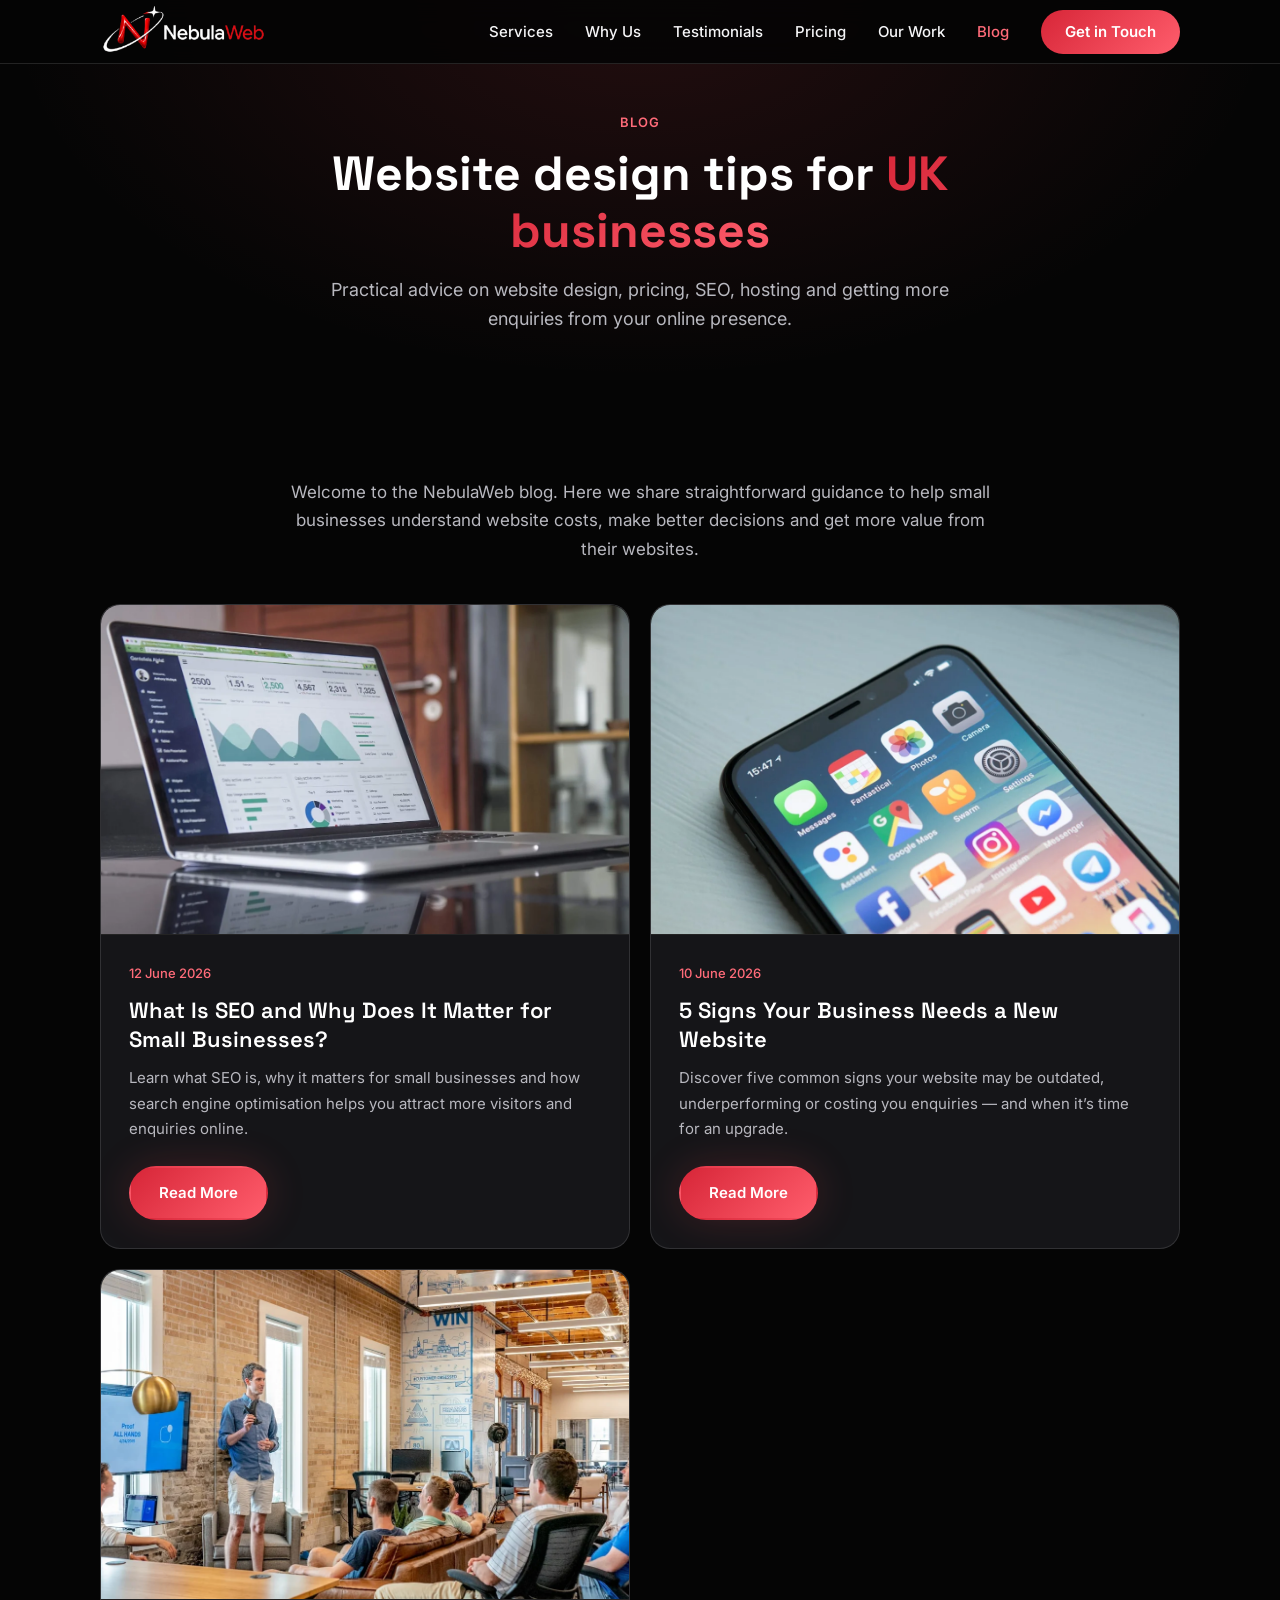
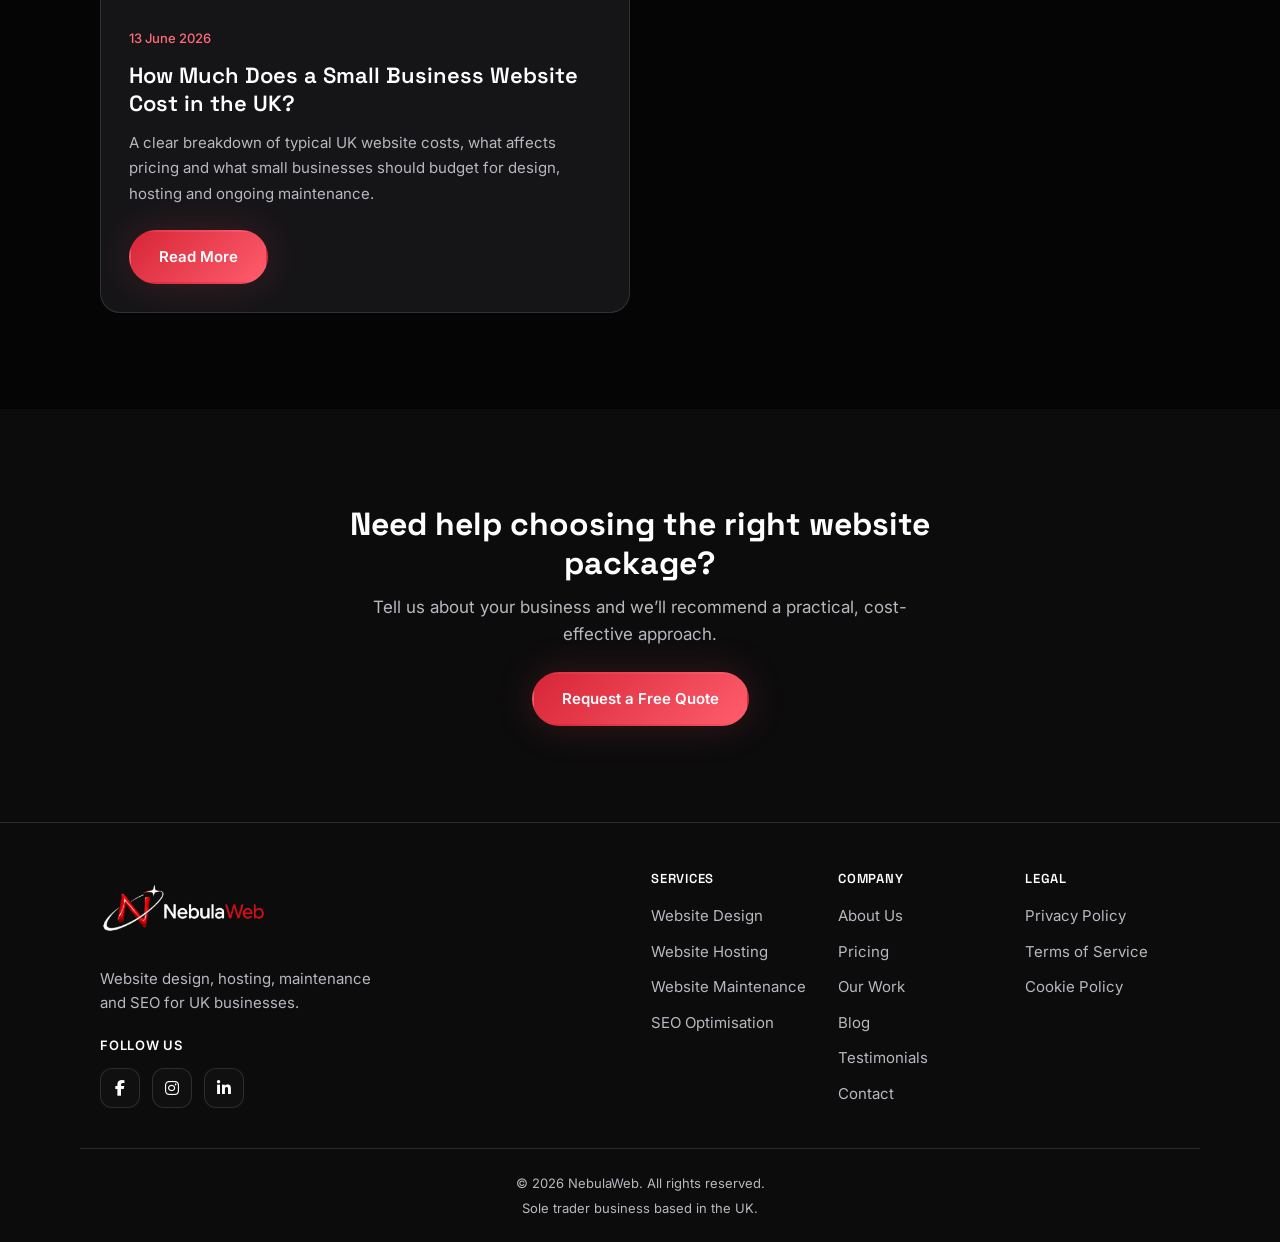
<file: blog.html>
<!DOCTYPE html>
<html lang="en-GB">
<head>
  <meta charset="UTF-8">
  <meta name="viewport" content="width=device-width, initial-scale=1.0">
  <meta name="description" content="Read practical website design advice from NebulaWeb. Tips on pricing, SEO, hosting and getting more from your small business website in the UK.">
  <title>Blog | NebulaWeb Website Design Tips &amp; News</title>
  <link rel="canonical" href="https://nebulaweb.co.uk/blog.html">
  <meta property="og:type" content="website">
  <meta property="og:site_name" content="NebulaWeb">
  <meta property="og:title" content="Blog | NebulaWeb Website Design Tips &amp; News">
  <meta property="og:description" content="Read practical website design advice from NebulaWeb. Tips on pricing, SEO, hosting and getting more from your small business website in the UK.">
  <meta property="og:url" content="https://nebulaweb.co.uk/blog.html">
  <meta property="og:image" content="https://nebulaweb.co.uk/images/favicon-512x512.png">
  <meta property="og:locale" content="en_GB">
  <meta name="twitter:card" content="summary">
  <meta name="twitter:title" content="Blog | NebulaWeb Website Design Tips &amp; News">
  <meta name="twitter:description" content="Read practical website design advice from NebulaWeb. Tips on pricing, SEO, hosting and getting more from your small business website in the UK.">
  <meta name="twitter:image" content="https://nebulaweb.co.uk/images/favicon-512x512.png">
  <link rel="icon" type="image/png" sizes="32x32" href="images/favicon-32x32.png">
  <link rel="icon" type="image/png" sizes="16x16" href="images/favicon-16x16.png">
  <link rel="icon" type="image/png" sizes="512x512" href="images/favicon-512x512.png">
  <link rel="icon" type="image/png" href="images/favicon.png">
  <link rel="preconnect" href="https://fonts.googleapis.com">
  <link rel="preconnect" href="https://fonts.gstatic.com" crossorigin>
  <link href="https://fonts.googleapis.com/css2?family=Inter:wght@400;500;600;700&family=Space+Grotesk:wght@500;600;700&display=swap" rel="stylesheet">
  <style>
    :root {
      --color-bg:        #050505;
      --color-bg-alt:    #0c0c0d;
      --color-surface:   #151518;
      --color-surface-2: #1d1d22;
      --color-border:    rgba(255, 255, 255, 0.12);
      --color-text:      #f5f5f7;
      --color-text-muted:#b8b8bf;
      --color-heading:   #ffffff;
      --color-primary:   #d72638;
      --color-primary-l: #ff6b79;
      --color-accent:    #ff4d5a;
      --color-accent-l:  #ff8a8a;
      --gradient-brand:  linear-gradient(135deg, #d72638 0%, #ff5d6c 100%);
      --gradient-glow:   radial-gradient(ellipse at 50% 0%, rgba(255, 77, 90, 0.12) 0%, transparent 70%);
      --font-body:   'Inter', system-ui, -apple-system, sans-serif;
      --font-display:'Space Grotesk', system-ui, sans-serif;
      --radius-sm:  6px;
      --radius-md:  12px;
      --radius-lg:  20px;
      --radius-full:9999px;
      --shadow-sm:  0 1px 3px rgba(0, 0, 0, 0.35);
      --shadow-md:  0 4px 24px rgba(0, 0, 0, 0.45);
      --shadow-lg:  0 8px 40px rgba(0, 0, 0, 0.55);
      --shadow-glow:0 0 40px rgba(255, 77, 90, 0.18);
      --header-h:   64px;
      --transition: 0.25s ease;
      --container:  1120px;
    }
    *, *::before, *::after { box-sizing: border-box; margin: 0; padding: 0; }
    html { scroll-behavior: smooth; scroll-padding-top: var(--header-h); }
    body {
      font-family: var(--font-body);
      font-size: 1rem;
      line-height: 1.6;
      color: var(--color-text);
      background-color: var(--color-bg);
      -webkit-font-smoothing: antialiased;
      overflow-x: hidden;
    }
    img, svg { display: block; max-width: 100%; }
    a { color: var(--color-accent-l); text-decoration: none; transition: color var(--transition); }
    a:hover { color: var(--color-accent); }
    ul { list-style: none; }
    h1, h2, h3 { font-family: var(--font-display); color: var(--color-heading); line-height: 1.2; }
    .container { width: 100%; max-width: var(--container); margin-inline: auto; padding-inline: 1.25rem; }
    .text-gradient {
      background: var(--gradient-brand);
      -webkit-background-clip: text;
      -webkit-text-fill-color: transparent;
      background-clip: text;
    }
    .section__eyebrow {
      font-size: 0.8125rem;
      font-weight: 600;
      letter-spacing: 0.08em;
      text-transform: uppercase;
      color: var(--color-primary-l);
      margin-bottom: 0.75rem;
    }
    .btn {
      display: inline-flex;
      align-items: center;
      justify-content: center;
      gap: 0.5rem;
      padding: 0.8125rem 1.75rem;
      font-family: var(--font-body);
      font-size: 0.9375rem;
      font-weight: 600;
      border-radius: var(--radius-full);
      border: 2px solid transparent;
      cursor: pointer;
      transition: background var(--transition), color var(--transition),
                  border-color var(--transition), transform var(--transition),
                  box-shadow var(--transition);
      text-decoration: none;
      white-space: nowrap;
    }
    .btn--primary {
      background: var(--gradient-brand);
      color: #fff;
      box-shadow: var(--shadow-glow);
    }
    .btn--primary:hover {
      color: #fff;
      transform: translateY(-2px);
      box-shadow: 0 0 60px rgba(255, 77, 90, 0.28);
    }
    .btn--ghost {
      background: transparent;
      color: var(--color-text);
      border-color: var(--color-border);
    }
    .btn--ghost:hover {
      color: var(--color-heading);
      border-color: rgba(255, 255, 255, 0.2);
      background: rgba(255, 255, 255, 0.04);
    }
    .btn--secondary {
      background: transparent;
      color: var(--color-text-muted);
      border-color: rgba(255, 255, 255, 0.08);
      font-weight: 500;
      padding: 0.75rem 1.5rem;
      box-shadow: none;
    }
    .btn--secondary:hover {
      color: var(--color-text);
      border-color: rgba(255, 255, 255, 0.16);
      background: rgba(255, 255, 255, 0.03);
      transform: none;
      box-shadow: none;
    }
    .header {
      position: fixed;
      top: 0;
      left: 0;
      right: 0;
      z-index: 1000;
      height: var(--header-h);
      background: rgba(5, 5, 5, 0.92);
      backdrop-filter: blur(12px);
      -webkit-backdrop-filter: blur(12px);
      border-bottom: 1px solid var(--color-border);
      transition: background var(--transition), box-shadow var(--transition);
    }
    .header--scrolled, .header--menu-open {
      background: rgba(5, 5, 5, 0.98);
      box-shadow: var(--shadow-md);
    }
    .nav { display: flex; align-items: center; justify-content: space-between; height: 100%; }
    .nav__logo {
      display: flex;
      align-items: center;
      gap: 0.5rem;
      font-family: var(--font-display);
      font-size: 1.25rem;
      font-weight: 700;
      color: var(--color-heading);
      text-decoration: none;
    }
    .nav__logo:hover { color: var(--color-heading); }
    .nav__logo-img { display: block; height: 80px; width: auto; }
    @media (max-width: 768px) { .nav__logo-img { height: 70px; } }
    .nav__toggle {
      display: flex;
      flex-direction: column;
      justify-content: center;
      gap: 5px;
      width: 40px;
      height: 40px;
      background: none;
      border: none;
      cursor: pointer;
      padding: 6px;
      z-index: 1001;
    }
    .nav__toggle-bar {
      display: block;
      width: 100%;
      height: 2px;
      background: var(--color-heading);
      border-radius: 2px;
      transition: transform var(--transition), opacity var(--transition);
    }
    .nav__toggle[aria-expanded="true"] .nav__toggle-bar:nth-child(1) { transform: translateY(7px) rotate(45deg); }
    .nav__toggle[aria-expanded="true"] .nav__toggle-bar:nth-child(2) { opacity: 0; }
    .nav__toggle[aria-expanded="true"] .nav__toggle-bar:nth-child(3) { transform: translateY(-7px) rotate(-45deg); }
    .nav__menu {
      position: fixed;
      top: var(--header-h);
      left: 0;
      right: 0;
      z-index: 999;
      display: flex;
      flex-direction: column;
      align-items: stretch;
      gap: 0;
      margin: 0;
      padding: 0;
      max-height: 0;
      opacity: 0;
      visibility: hidden;
      overflow: hidden;
      background: var(--color-bg-alt);
      border-bottom: 1px solid transparent;
      box-shadow: none;
      transition: max-height 0.35s ease, opacity 0.25s ease, visibility 0.35s ease, border-color 0.25s ease, box-shadow 0.25s ease;
    }
    .nav__menu--open {
      max-height: calc(100vh - var(--header-h));
      opacity: 1;
      visibility: visible;
      border-bottom-color: var(--color-border);
      box-shadow: var(--shadow-md);
    }
    .nav__menu li { width: 100%; border-bottom: 1px solid var(--color-border); }
    .nav__menu li:last-child { border-bottom: none; padding: 0.75rem 1.25rem 1rem; }
    .nav__link {
      display: block;
      width: 100%;
      padding: 0.875rem 1.25rem;
      font-size: 1rem;
      font-weight: 500;
      color: var(--color-text);
      text-decoration: none;
      transition: color var(--transition), background var(--transition);
    }
    .nav__link:hover { color: var(--color-heading); background: rgba(255, 255, 255, 0.04); }
    .nav__link--active { color: var(--color-primary-l); }
    .nav__link--cta {
      display: block;
      width: 100%;
      padding: 0.75rem 1.5rem;
      text-align: center;
      background: var(--gradient-brand);
      color: #fff !important;
      border-radius: var(--radius-full);
      font-weight: 600;
    }
    .nav__link--cta:hover { color: #fff !important; background: var(--gradient-brand); box-shadow: var(--shadow-glow); }
    .page-hero {
      position: relative;
      padding-block: calc(var(--header-h) + 3rem) 3rem;
      overflow: hidden;
    }
    .page-hero__bg { position: absolute; inset: 0; background: var(--gradient-glow); pointer-events: none; }
    .page-hero__content {
      position: relative;
      z-index: 1;
      text-align: center;
      max-width: 720px;
      margin-inline: auto;
    }
    .page-hero__title { font-size: clamp(2rem, 6vw, 3rem); font-weight: 700; margin-bottom: 1rem; }
    .page-hero__subtitle { font-size: clamp(1rem, 2.5vw, 1.125rem); color: var(--color-text-muted); }
    .page-hero__content .btn { margin-top: 1.5rem; }
    .questionnaire-reassurance {
      font-size: 0.9375rem;
      color: var(--color-text-muted);
      max-width: 520px;
      margin-inline: auto;
      margin-top: 1rem;
      line-height: 1.6;
    }
    .questionnaire-complete-later { display: inline-flex; margin-top: 1rem; }
    @media (min-width: 768px) {
      .nav__toggle { display: none; }
      .nav__menu {
        position: static;
        flex-direction: row;
        align-items: center;
        gap: 2rem;
        max-height: none;
        opacity: 1;
        visibility: visible;
        overflow: visible;
        background: none;
        border-bottom: none;
        box-shadow: none;
      }
      .nav__menu li { width: auto; border-bottom: none; }
      .nav__menu li:last-child { padding: 0; }
      .nav__link { display: inline; width: auto; padding: 0; font-size: 0.9375rem; }
      .nav__link:hover { color: var(--color-heading); background: none; }
      .nav__link--cta { display: inline-flex; width: auto; padding: 0.625rem 1.5rem; text-align: center; }
      .nav__link--cta:hover { background: var(--gradient-brand); }
    }
  </style>
  <link rel="stylesheet" href="style.css" media="print" onload="this.media='all'">
  <noscript><link rel="stylesheet" href="style.css"></noscript>
  <link rel="preload" href="https://cdnjs.cloudflare.com/ajax/libs/font-awesome/6.7.2/css/all.min.css" as="style" onload="this.onload=null;this.rel='stylesheet'" crossorigin="anonymous" referrerpolicy="no-referrer">
  <noscript><link rel="stylesheet" href="https://cdnjs.cloudflare.com/ajax/libs/font-awesome/6.7.2/css/all.min.css" crossorigin="anonymous" referrerpolicy="no-referrer"></noscript>

  <!-- Google tag (gtag.js) -->
  <script async src="https://www.googletagmanager.com/gtag/js?id=G-Z7PY0EXVFC"></script>
  <script>
    window.dataLayer = window.dataLayer || [];
    function gtag(){dataLayer.push(arguments);}
    gtag('js', new Date());

    gtag('config', 'G-Z7PY0EXVFC');
  </script>

  <!-- Microsoft Clarity -->
  <script type="text/javascript">
    (function(c,l,a,r,i,t,y){
        c[a]=c[a]||function(){(c[a].q=c[a].q||[]).push(arguments)};
        t=l.createElement(r);t.async=1;t.src="https://www.clarity.ms/tag/"+i;
        y=l.getElementsByTagName(r)[0];y.parentNode.insertBefore(t,y);
    })(window, document, "clarity", "script", "x73lurkutm");
  </script>
  <meta name="google-site-verification" content="tG1JjbxoIbm_YB-1inh_eYr94Ke8U_bTeLJ-6Kw5o_8" />
</head>
<body>

  <!-- Navigation -->
  <header class="header" id="header">
    <nav class="nav container" aria-label="Main navigation">
      <a href="index.html" class="nav__logo">
        <picture>
        <source srcset="images/logo.webp" type="image/webp">
        <img src="images/logo.png" alt="NebulaWeb" class="nav__logo-img" width="1058" height="508">
      </picture>
      </a>

      <button class="nav__toggle" id="nav-toggle" aria-label="Open menu" aria-expanded="false" aria-controls="nav-menu">
        <span class="nav__toggle-bar"></span>
        <span class="nav__toggle-bar"></span>
        <span class="nav__toggle-bar"></span>
      </button>

      <ul class="nav__menu" id="nav-menu">
        <li><a href="index.html#services" class="nav__link">Services</a></li>
        <li><a href="index.html#why-us" class="nav__link">Why Us</a></li>
        <li><a href="index.html#testimonials" class="nav__link">Testimonials</a></li>
        <li><a href="pricing.html" class="nav__link">Pricing</a></li>
        <li><a href="portfolio.html" class="nav__link">Our Work</a></li>
        <li><a href="blog.html" class="nav__link nav__link--active">Blog</a></li>
        <li><a href="index.html#contact" class="nav__link nav__link--cta">Get in Touch</a></li>
      </ul>
    </nav>
  </header>

  <main>

    <section class="page-hero" id="blog-hero">
      <div class="page-hero__bg" aria-hidden="true"></div>
      <div class="container page-hero__content">
        <p class="section__eyebrow">Blog</p>
        <h1 class="page-hero__title">Website design tips for <span class="text-gradient">UK businesses</span></h1>
        <p class="page-hero__subtitle">Practical advice on website design, pricing, SEO, hosting and getting more enquiries from your online presence.</p>
      </div>
    </section>

    <section class="section blog-section" id="articles">
      <div class="container">
        <div class="blog-intro">
          <p>Welcome to the NebulaWeb blog. Here we share straightforward guidance to help small businesses understand website costs, make better decisions and get more value from their websites.</p>
        </div>

        <div class="blog-grid">

          <article class="blog-card">
            <div class="blog-card__image">
              <a href="blog/what-is-seo-and-why-does-it-matter-for-small-businesses.html">
                <picture>
                  <source srcset="images/assets/blog/seo-small-business.webp" type="image/webp">
                  <img
                    src="images/assets/blog/seo-small-business.jpg"
                    alt="Website analytics dashboard showing search traffic and performance data"
                    width="1200"
                    height="855"
                    loading="lazy"
                    decoding="async"
                  >
                </picture>
              </a>
            </div>
            <div class="blog-card__body">
              <time class="blog-card__date" datetime="2026-06-12">12 June 2026</time>
              <h2 class="blog-card__title">
                <a href="blog/what-is-seo-and-why-does-it-matter-for-small-businesses.html">What Is SEO and Why Does It Matter for Small Businesses?</a>
              </h2>
              <p class="blog-card__excerpt">Learn what SEO is, why it matters for small businesses and how search engine optimisation helps you attract more visitors and enquiries online.</p>
              <a href="blog/what-is-seo-and-why-does-it-matter-for-small-businesses.html" class="btn btn--primary">Read More</a>
            </div>
          </article>

          <article class="blog-card">
            <div class="blog-card__image">
              <a href="blog/5-signs-your-business-needs-a-new-website.html">
                <picture>
                  <source srcset="images/assets/blog/website-redesign-signs.webp" type="image/webp">
                  <img
                    src="images/assets/blog/website-redesign-signs.jpg"
                    alt="Person browsing a modern responsive website on a smartphone"
                    width="1200"
                    height="800"
                    loading="lazy"
                    decoding="async"
                  >
                </picture>
              </a>
            </div>
            <div class="blog-card__body">
              <time class="blog-card__date" datetime="2026-06-10">10 June 2026</time>
              <h2 class="blog-card__title">
                <a href="blog/5-signs-your-business-needs-a-new-website.html">5 Signs Your Business Needs a New Website</a>
              </h2>
              <p class="blog-card__excerpt">Discover five common signs your website may be outdated, underperforming or costing you enquiries &mdash; and when it&rsquo;s time for an upgrade.</p>
              <a href="blog/5-signs-your-business-needs-a-new-website.html" class="btn btn--primary">Read More</a>
            </div>
          </article>

          <article class="blog-card">
            <div class="blog-card__image">
              <a href="blog/how-much-does-a-small-business-website-cost-in-the-uk.html">
                <picture>
                  <source srcset="images/assets/blog/website-cost-uk.webp" type="image/webp">
                  <img
                    src="images/assets/blog/website-cost-uk.jpg"
                    alt="Business team discussing website design and project costs in a modern office"
                    width="1200"
                    height="675"
                    loading="lazy"
                    decoding="async"
                  >
                </picture>
              </a>
            </div>
            <div class="blog-card__body">
              <time class="blog-card__date" datetime="2026-06-13">13 June 2026</time>
              <h2 class="blog-card__title">
                <a href="blog/how-much-does-a-small-business-website-cost-in-the-uk.html">How Much Does a Small Business Website Cost in the UK?</a>
              </h2>
              <p class="blog-card__excerpt">A clear breakdown of typical UK website costs, what affects pricing and what small businesses should budget for design, hosting and ongoing maintenance.</p>
              <a href="blog/how-much-does-a-small-business-website-cost-in-the-uk.html" class="btn btn--primary">Read More</a>
            </div>
          </article>

        </div>
      </div>
    </section>

    <section class="section pricing-cta" id="blog-cta">
      <div class="container pricing-cta__inner">
        <h2 class="pricing-cta__title">Need help choosing the right website package?</h2>
        <p class="pricing-cta__text">Tell us about your business and we&rsquo;ll recommend a practical, cost-effective approach.</p>
        <a href="index.html#contact" class="btn btn--primary">Request a Free Quote</a>
      </div>
    </section>

  </main>

  <!-- Footer -->
  <footer class="footer">
    <div class="container footer__inner">
      <div class="footer__brand">
        <a href="index.html" class="footer__logo">
          <picture>
          <source srcset="images/logo.webp" type="image/webp">
          <img src="images/logo.png" alt="NebulaWeb" class="footer__logo-img" width="1058" height="508" loading="lazy" decoding="async">
        </picture>
        </a>
        <p class="footer__tagline">Website design, hosting, maintenance and SEO for UK businesses.</p>

        <div class="social-links social-links--footer">
          <p class="social-links__label">Follow Us</p>
          <ul class="social-links__list">
            <li>
              <a href="https://www.facebook.com/NebulaWeb" class="social-links__link" target="_blank" rel="noopener noreferrer" aria-label="Follow NebulaWeb on Facebook">
                <i class="fa-brands fa-facebook-f" aria-hidden="true"></i>
              </a>
            </li>
            <li>
              <a href="https://www.instagram.com/nebulawebuk/" class="social-links__link" target="_blank" rel="noopener noreferrer" aria-label="Follow NebulaWeb on Instagram">
                <i class="fa-brands fa-instagram" aria-hidden="true"></i>
              </a>
            </li>
            <li>
              <a href="https://www.linkedin.com/company/nebulawebuk/" class="social-links__link" target="_blank" rel="noopener noreferrer" aria-label="Follow NebulaWeb on LinkedIn">
                <i class="fa-brands fa-linkedin-in" aria-hidden="true"></i>
              </a>
            </li>
          </ul>
        </div>
      </div>

      <nav class="footer__nav" aria-label="Footer navigation">
        <div class="footer__col">
          <h3>Services</h3>
          <ul>
            <li><a href="index.html#services">Website Design</a></li>
            <li><a href="index.html#services">Website Hosting</a></li>
            <li><a href="index.html#services">Website Maintenance</a></li>
            <li><a href="index.html#services">SEO Optimisation</a></li>
          </ul>
        </div>
        <div class="footer__col">
          <h3>Company</h3>
          <ul>
            <li><a href="index.html#about">About Us</a></li>
            <li><a href="pricing.html">Pricing</a></li>
            <li><a href="portfolio.html">Our Work</a></li>
            <li><a href="blog.html">Blog</a></li>
            <li><a href="index.html#testimonials">Testimonials</a></li>
            <li><a href="index.html#contact">Contact</a></li>
          </ul>
        </div>
        <div class="footer__col">
          <h3>Legal</h3>
          <ul>
            <li><a href="privacy-policy.html">Privacy Policy</a></li>
            <li><a href="terms-of-service.html">Terms of Service</a></li>
            <li><a href="cookie-policy.html">Cookie Policy</a></li>
          </ul>
        </div>
      </nav>
    </div>

    <div class="footer__bottom container">
      <p>&copy; 2026 NebulaWeb. All rights reserved.</p>
      <p>Sole trader business based in the UK.</p>
    </div>
  </footer>

  <script src="script.js"></script>
</body>
</html>
</file>
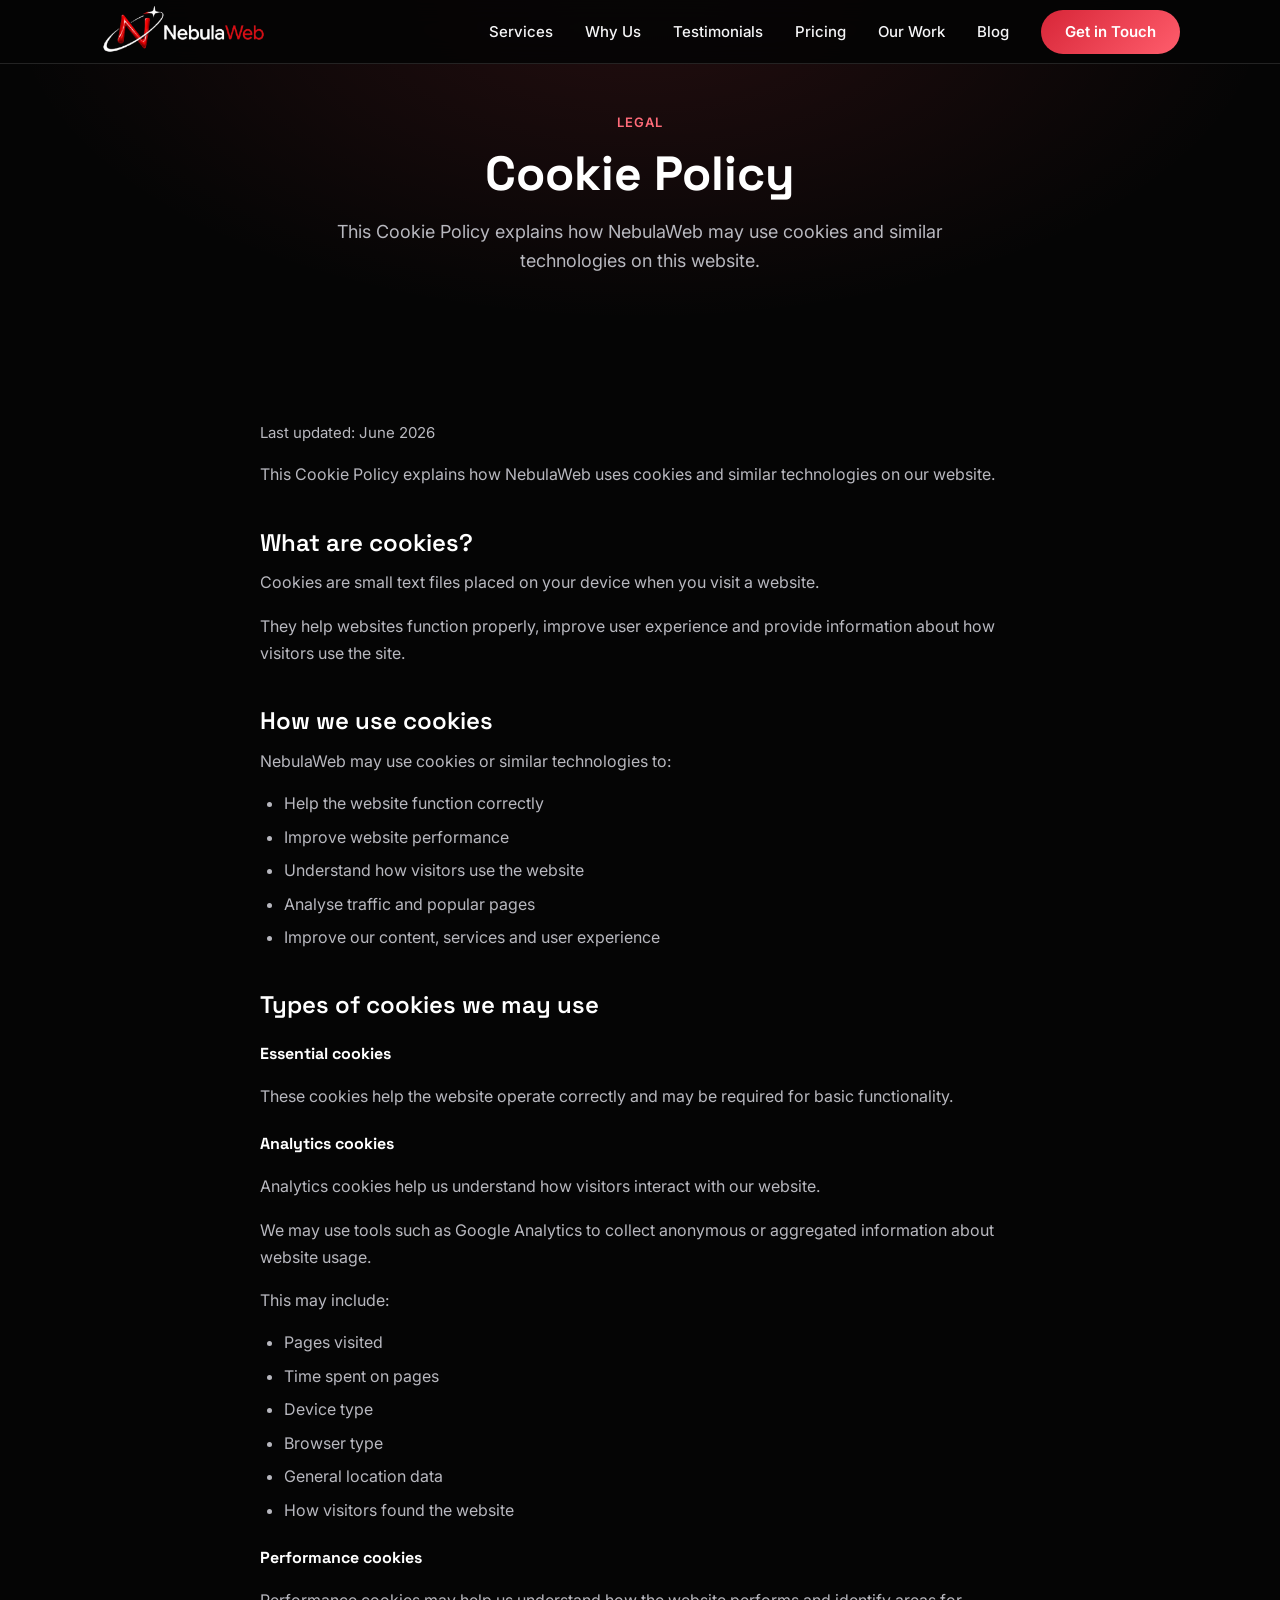
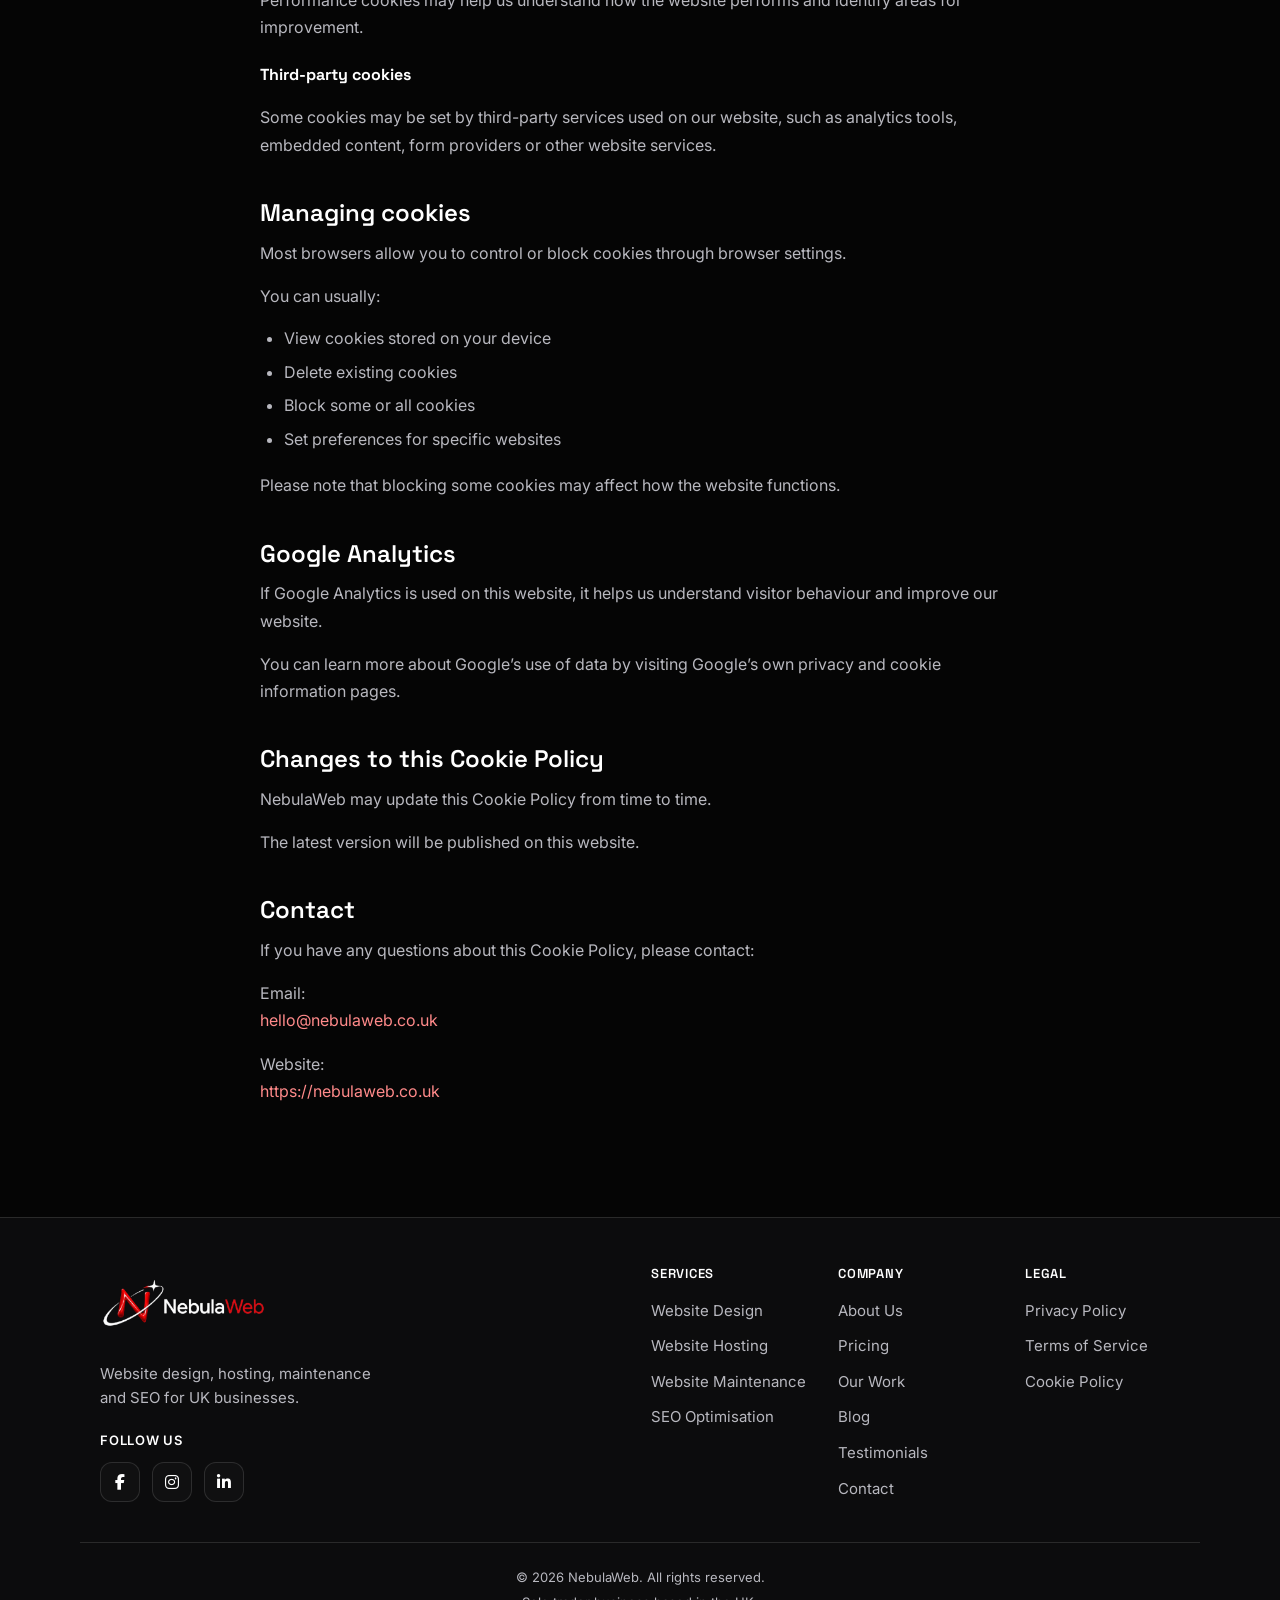
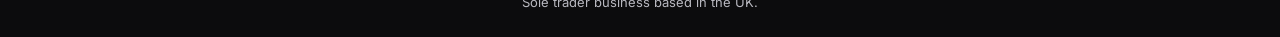
<file: cookie-policy.html>
<!DOCTYPE html>
<html lang="en-GB">
<head>
  <meta charset="UTF-8">
  <meta name="viewport" content="width=device-width, initial-scale=1.0">
  <meta name="description" content="Learn how NebulaWeb uses cookies and analytics tools on this website. Find out what data is collected, why cookies are used and how you can manage your preferences.">
  <title>Cookie Policy | NebulaWeb</title>
  <link rel="canonical" href="https://nebulaweb.co.uk/cookie-policy.html">
  <meta property="og:type" content="website">
  <meta property="og:site_name" content="NebulaWeb">
  <meta property="og:title" content="Cookie Policy | NebulaWeb">
  <meta property="og:description" content="Learn how NebulaWeb uses cookies and analytics tools on this website. Find out what data is collected, why cookies are used and how you can manage your preferences.">
  <meta property="og:url" content="https://nebulaweb.co.uk/cookie-policy.html">
  <meta property="og:image" content="https://nebulaweb.co.uk/images/favicon-512x512.png">
  <meta property="og:locale" content="en_GB">
  <meta name="twitter:card" content="summary">
  <meta name="twitter:title" content="Cookie Policy | NebulaWeb">
  <meta name="twitter:description" content="Learn how NebulaWeb uses cookies and analytics tools on this website. Find out what data is collected, why cookies are used and how you can manage your preferences.">
  <meta name="twitter:image" content="https://nebulaweb.co.uk/images/favicon-512x512.png">
  <link rel="icon" type="image/png" sizes="32x32" href="images/favicon-32x32.png">
  <link rel="icon" type="image/png" sizes="16x16" href="images/favicon-16x16.png">
  <link rel="icon" type="image/png" sizes="512x512" href="images/favicon-512x512.png">
  <link rel="icon" type="image/png" href="images/favicon.png">
  <link rel="preconnect" href="https://fonts.googleapis.com">
  <link rel="preconnect" href="https://fonts.gstatic.com" crossorigin>
  <link href="https://fonts.googleapis.com/css2?family=Inter:wght@400;500;600;700&family=Space+Grotesk:wght@500;600;700&display=swap" rel="stylesheet">
  <style>
    :root {
      --color-bg:        #050505;
      --color-bg-alt:    #0c0c0d;
      --color-surface:   #151518;
      --color-surface-2: #1d1d22;
      --color-border:    rgba(255, 255, 255, 0.12);
      --color-text:      #f5f5f7;
      --color-text-muted:#b8b8bf;
      --color-heading:   #ffffff;
      --color-primary:   #d72638;
      --color-primary-l: #ff6b79;
      --color-accent:    #ff4d5a;
      --color-accent-l:  #ff8a8a;
      --gradient-brand:  linear-gradient(135deg, #d72638 0%, #ff5d6c 100%);
      --gradient-glow:   radial-gradient(ellipse at 50% 0%, rgba(255, 77, 90, 0.12) 0%, transparent 70%);
      --font-body:   'Inter', system-ui, -apple-system, sans-serif;
      --font-display:'Space Grotesk', system-ui, sans-serif;
      --radius-sm:  6px;
      --radius-md:  12px;
      --radius-lg:  20px;
      --radius-full:9999px;
      --shadow-sm:  0 1px 3px rgba(0, 0, 0, 0.35);
      --shadow-md:  0 4px 24px rgba(0, 0, 0, 0.45);
      --shadow-lg:  0 8px 40px rgba(0, 0, 0, 0.55);
      --shadow-glow:0 0 40px rgba(255, 77, 90, 0.18);
      --header-h:   64px;
      --transition: 0.25s ease;
      --container:  1120px;
    }
    *, *::before, *::after { box-sizing: border-box; margin: 0; padding: 0; }
    html { scroll-behavior: smooth; scroll-padding-top: var(--header-h); }
    body {
      font-family: var(--font-body);
      font-size: 1rem;
      line-height: 1.6;
      color: var(--color-text);
      background-color: var(--color-bg);
      -webkit-font-smoothing: antialiased;
      overflow-x: hidden;
    }
    img, svg { display: block; max-width: 100%; }
    a { color: var(--color-accent-l); text-decoration: none; transition: color var(--transition); }
    a:hover { color: var(--color-accent); }
    ul { list-style: none; }
    h1, h2, h3 { font-family: var(--font-display); color: var(--color-heading); line-height: 1.2; }
    .container { width: 100%; max-width: var(--container); margin-inline: auto; padding-inline: 1.25rem; }
    .text-gradient {
      background: var(--gradient-brand);
      -webkit-background-clip: text;
      -webkit-text-fill-color: transparent;
      background-clip: text;
    }
    .section__eyebrow {
      font-size: 0.8125rem;
      font-weight: 600;
      letter-spacing: 0.08em;
      text-transform: uppercase;
      color: var(--color-primary-l);
      margin-bottom: 0.75rem;
    }
    .btn {
      display: inline-flex;
      align-items: center;
      justify-content: center;
      gap: 0.5rem;
      padding: 0.8125rem 1.75rem;
      font-family: var(--font-body);
      font-size: 0.9375rem;
      font-weight: 600;
      border-radius: var(--radius-full);
      border: 2px solid transparent;
      cursor: pointer;
      transition: background var(--transition), color var(--transition),
                  border-color var(--transition), transform var(--transition),
                  box-shadow var(--transition);
      text-decoration: none;
      white-space: nowrap;
    }
    .btn--primary {
      background: var(--gradient-brand);
      color: #fff;
      box-shadow: var(--shadow-glow);
    }
    .btn--primary:hover {
      color: #fff;
      transform: translateY(-2px);
      box-shadow: 0 0 60px rgba(255, 77, 90, 0.28);
    }
    .btn--ghost {
      background: transparent;
      color: var(--color-text);
      border-color: var(--color-border);
    }
    .btn--ghost:hover {
      color: var(--color-heading);
      border-color: rgba(255, 255, 255, 0.2);
      background: rgba(255, 255, 255, 0.04);
    }
    .btn--secondary {
      background: transparent;
      color: var(--color-text-muted);
      border-color: rgba(255, 255, 255, 0.08);
      font-weight: 500;
      padding: 0.75rem 1.5rem;
      box-shadow: none;
    }
    .btn--secondary:hover {
      color: var(--color-text);
      border-color: rgba(255, 255, 255, 0.16);
      background: rgba(255, 255, 255, 0.03);
      transform: none;
      box-shadow: none;
    }
    .header {
      position: fixed;
      top: 0;
      left: 0;
      right: 0;
      z-index: 1000;
      height: var(--header-h);
      background: rgba(5, 5, 5, 0.92);
      backdrop-filter: blur(12px);
      -webkit-backdrop-filter: blur(12px);
      border-bottom: 1px solid var(--color-border);
      transition: background var(--transition), box-shadow var(--transition);
    }
    .header--scrolled, .header--menu-open {
      background: rgba(5, 5, 5, 0.98);
      box-shadow: var(--shadow-md);
    }
    .nav { display: flex; align-items: center; justify-content: space-between; height: 100%; }
    .nav__logo {
      display: flex;
      align-items: center;
      gap: 0.5rem;
      font-family: var(--font-display);
      font-size: 1.25rem;
      font-weight: 700;
      color: var(--color-heading);
      text-decoration: none;
    }
    .nav__logo:hover { color: var(--color-heading); }
    .nav__logo-img { display: block; height: 80px; width: auto; }
    @media (max-width: 768px) { .nav__logo-img { height: 70px; } }
    .nav__toggle {
      display: flex;
      flex-direction: column;
      justify-content: center;
      gap: 5px;
      width: 40px;
      height: 40px;
      background: none;
      border: none;
      cursor: pointer;
      padding: 6px;
      z-index: 1001;
    }
    .nav__toggle-bar {
      display: block;
      width: 100%;
      height: 2px;
      background: var(--color-heading);
      border-radius: 2px;
      transition: transform var(--transition), opacity var(--transition);
    }
    .nav__toggle[aria-expanded="true"] .nav__toggle-bar:nth-child(1) { transform: translateY(7px) rotate(45deg); }
    .nav__toggle[aria-expanded="true"] .nav__toggle-bar:nth-child(2) { opacity: 0; }
    .nav__toggle[aria-expanded="true"] .nav__toggle-bar:nth-child(3) { transform: translateY(-7px) rotate(-45deg); }
    .nav__menu {
      position: fixed;
      top: var(--header-h);
      left: 0;
      right: 0;
      z-index: 999;
      display: flex;
      flex-direction: column;
      align-items: stretch;
      gap: 0;
      margin: 0;
      padding: 0;
      max-height: 0;
      opacity: 0;
      visibility: hidden;
      overflow: hidden;
      background: var(--color-bg-alt);
      border-bottom: 1px solid transparent;
      box-shadow: none;
      transition: max-height 0.35s ease, opacity 0.25s ease, visibility 0.35s ease, border-color 0.25s ease, box-shadow 0.25s ease;
    }
    .nav__menu--open {
      max-height: calc(100vh - var(--header-h));
      opacity: 1;
      visibility: visible;
      border-bottom-color: var(--color-border);
      box-shadow: var(--shadow-md);
    }
    .nav__menu li { width: 100%; border-bottom: 1px solid var(--color-border); }
    .nav__menu li:last-child { border-bottom: none; padding: 0.75rem 1.25rem 1rem; }
    .nav__link {
      display: block;
      width: 100%;
      padding: 0.875rem 1.25rem;
      font-size: 1rem;
      font-weight: 500;
      color: var(--color-text);
      text-decoration: none;
      transition: color var(--transition), background var(--transition);
    }
    .nav__link:hover { color: var(--color-heading); background: rgba(255, 255, 255, 0.04); }
    .nav__link--active { color: var(--color-primary-l); }
    .nav__link--cta {
      display: block;
      width: 100%;
      padding: 0.75rem 1.5rem;
      text-align: center;
      background: var(--gradient-brand);
      color: #fff !important;
      border-radius: var(--radius-full);
      font-weight: 600;
    }
    .nav__link--cta:hover { color: #fff !important; background: var(--gradient-brand); box-shadow: var(--shadow-glow); }
    .page-hero {
      position: relative;
      padding-block: calc(var(--header-h) + 3rem) 3rem;
      overflow: hidden;
    }
    .page-hero__bg { position: absolute; inset: 0; background: var(--gradient-glow); pointer-events: none; }
    .page-hero__content {
      position: relative;
      z-index: 1;
      text-align: center;
      max-width: 720px;
      margin-inline: auto;
    }
    .page-hero__title { font-size: clamp(2rem, 6vw, 3rem); font-weight: 700; margin-bottom: 1rem; }
    .page-hero__subtitle { font-size: clamp(1rem, 2.5vw, 1.125rem); color: var(--color-text-muted); }
    .page-hero__content .btn { margin-top: 1.5rem; }
    .questionnaire-reassurance {
      font-size: 0.9375rem;
      color: var(--color-text-muted);
      max-width: 520px;
      margin-inline: auto;
      margin-top: 1rem;
      line-height: 1.6;
    }
    .questionnaire-complete-later { display: inline-flex; margin-top: 1rem; }
    @media (min-width: 768px) {
      .nav__toggle { display: none; }
      .nav__menu {
        position: static;
        flex-direction: row;
        align-items: center;
        gap: 2rem;
        max-height: none;
        opacity: 1;
        visibility: visible;
        overflow: visible;
        background: none;
        border-bottom: none;
        box-shadow: none;
      }
      .nav__menu li { width: auto; border-bottom: none; }
      .nav__menu li:last-child { padding: 0; }
      .nav__link { display: inline; width: auto; padding: 0; font-size: 0.9375rem; }
      .nav__link:hover { color: var(--color-heading); background: none; }
      .nav__link--cta { display: inline-flex; width: auto; padding: 0.625rem 1.5rem; text-align: center; }
      .nav__link--cta:hover { background: var(--gradient-brand); }
    }
  </style>
  <link rel="stylesheet" href="style.css" media="print" onload="this.media='all'">
  <noscript><link rel="stylesheet" href="style.css"></noscript>
  <link rel="preload" href="https://cdnjs.cloudflare.com/ajax/libs/font-awesome/6.7.2/css/all.min.css" as="style" onload="this.onload=null;this.rel='stylesheet'" crossorigin="anonymous" referrerpolicy="no-referrer">
  <noscript><link rel="stylesheet" href="https://cdnjs.cloudflare.com/ajax/libs/font-awesome/6.7.2/css/all.min.css" crossorigin="anonymous" referrerpolicy="no-referrer"></noscript>

  <!-- Google tag (gtag.js) -->
  <script async src="https://www.googletagmanager.com/gtag/js?id=G-Z7PY0EXVFC"></script>
  <script>
    window.dataLayer = window.dataLayer || [];
    function gtag(){dataLayer.push(arguments);}
    gtag('js', new Date());

    gtag('config', 'G-Z7PY0EXVFC');
  </script>

  <!-- Microsoft Clarity -->
  <script type="text/javascript">
    (function(c,l,a,r,i,t,y){
        c[a]=c[a]||function(){(c[a].q=c[a].q||[]).push(arguments)};
        t=l.createElement(r);t.async=1;t.src="https://www.clarity.ms/tag/"+i;
        y=l.getElementsByTagName(r)[0];y.parentNode.insertBefore(t,y);
    })(window, document, "clarity", "script", "x73lurkutm");
  </script>
  <meta name="google-site-verification" content="tG1JjbxoIbm_YB-1inh_eYr94Ke8U_bTeLJ-6Kw5o_8" />
</head>
<body>

  <!-- Navigation -->
  <header class="header" id="header">
    <nav class="nav container" aria-label="Main navigation">
      <a href="index.html" class="nav__logo">
        <picture>
        <source srcset="images/logo.webp" type="image/webp">
        <img src="images/logo.png" alt="NebulaWeb" class="nav__logo-img" width="1058" height="508">
      </picture>
      </a>

      <button class="nav__toggle" id="nav-toggle" aria-label="Open menu" aria-expanded="false" aria-controls="nav-menu">
        <span class="nav__toggle-bar"></span>
        <span class="nav__toggle-bar"></span>
        <span class="nav__toggle-bar"></span>
      </button>

      <ul class="nav__menu" id="nav-menu">
        <li><a href="index.html#services" class="nav__link">Services</a></li>
        <li><a href="index.html#why-us" class="nav__link">Why Us</a></li>
        <li><a href="index.html#testimonials" class="nav__link">Testimonials</a></li>
        <li><a href="pricing.html" class="nav__link">Pricing</a></li>
        <li><a href="portfolio.html" class="nav__link">Our Work</a></li>
        <li><a href="blog.html" class="nav__link">Blog</a></li>
        <li><a href="index.html#contact" class="nav__link nav__link--cta">Get in Touch</a></li>
      </ul>
    </nav>
  </header>

  <main>

    <section class="page-hero" id="cookie-hero">
      <div class="page-hero__bg" aria-hidden="true"></div>
      <div class="container page-hero__content">
        <p class="section__eyebrow">Legal</p>
        <h1 class="page-hero__title">Cookie Policy</h1>
        <p class="page-hero__subtitle">This Cookie Policy explains how NebulaWeb may use cookies and similar technologies on this website.</p>
      </div>
    </section>

    <section class="section legal-content">
      <div class="container legal-content__inner">
        <p class="legal-content__meta">Last updated: June 2026</p>

        <p>This Cookie Policy explains how NebulaWeb uses cookies and similar technologies on our website.</p>

        <h2>What are cookies?</h2>
        <p>Cookies are small text files placed on your device when you visit a website.</p>
        <p>They help websites function properly, improve user experience and provide information about how visitors use the site.</p>

        <h2>How we use cookies</h2>
        <p>NebulaWeb may use cookies or similar technologies to:</p>
        <ul>
          <li>Help the website function correctly</li>
          <li>Improve website performance</li>
          <li>Understand how visitors use the website</li>
          <li>Analyse traffic and popular pages</li>
          <li>Improve our content, services and user experience</li>
        </ul>

        <h2>Types of cookies we may use</h2>
        <p><strong>Essential cookies</strong></p>
        <p>These cookies help the website operate correctly and may be required for basic functionality.</p>
        <p><strong>Analytics cookies</strong></p>
        <p>Analytics cookies help us understand how visitors interact with our website.</p>
        <p>We may use tools such as Google Analytics to collect anonymous or aggregated information about website usage.</p>
        <p>This may include:</p>
        <ul>
          <li>Pages visited</li>
          <li>Time spent on pages</li>
          <li>Device type</li>
          <li>Browser type</li>
          <li>General location data</li>
          <li>How visitors found the website</li>
        </ul>
        <p><strong>Performance cookies</strong></p>
        <p>Performance cookies may help us understand how the website performs and identify areas for improvement.</p>
        <p><strong>Third-party cookies</strong></p>
        <p>Some cookies may be set by third-party services used on our website, such as analytics tools, embedded content, form providers or other website services.</p>

        <h2>Managing cookies</h2>
        <p>Most browsers allow you to control or block cookies through browser settings.</p>
        <p>You can usually:</p>
        <ul>
          <li>View cookies stored on your device</li>
          <li>Delete existing cookies</li>
          <li>Block some or all cookies</li>
          <li>Set preferences for specific websites</li>
        </ul>
        <p>Please note that blocking some cookies may affect how the website functions.</p>

        <h2>Google Analytics</h2>
        <p>If Google Analytics is used on this website, it helps us understand visitor behaviour and improve our website.</p>
        <p>You can learn more about Google&rsquo;s use of data by visiting Google&rsquo;s own privacy and cookie information pages.</p>

        <h2>Changes to this Cookie Policy</h2>
        <p>NebulaWeb may update this Cookie Policy from time to time.</p>
        <p>The latest version will be published on this website.</p>

        <h2>Contact</h2>
        <p>If you have any questions about this Cookie Policy, please contact:</p>
        <p>Email:<br><a href="mailto:hello@nebulaweb.co.uk">hello@nebulaweb.co.uk</a></p>
        <p>Website:<br><a href="https://nebulaweb.co.uk">https://nebulaweb.co.uk</a></p>
      </div>
    </section>

  </main>

  <!-- Footer -->
  <footer class="footer">
    <div class="container footer__inner">
      <div class="footer__brand">
        <a href="index.html" class="footer__logo">
          <picture>
          <source srcset="images/logo.webp" type="image/webp">
          <img src="images/logo.png" alt="NebulaWeb" class="footer__logo-img" width="1058" height="508" loading="lazy" decoding="async">
        </picture>
        </a>
        <p class="footer__tagline">Website design, hosting, maintenance and SEO for UK businesses.</p>

        <div class="social-links social-links--footer">
          <p class="social-links__label">Follow Us</p>
          <ul class="social-links__list">
            <li>
              <a href="https://www.facebook.com/NebulaWeb" class="social-links__link" target="_blank" rel="noopener noreferrer" aria-label="Follow NebulaWeb on Facebook">
                <i class="fa-brands fa-facebook-f" aria-hidden="true"></i>
              </a>
            </li>
            <li>
              <a href="https://www.instagram.com/nebulawebuk/" class="social-links__link" target="_blank" rel="noopener noreferrer" aria-label="Follow NebulaWeb on Instagram">
                <i class="fa-brands fa-instagram" aria-hidden="true"></i>
              </a>
            </li>
            <li>
              <a href="https://www.linkedin.com/company/nebulawebuk/" class="social-links__link" target="_blank" rel="noopener noreferrer" aria-label="Follow NebulaWeb on LinkedIn">
                <i class="fa-brands fa-linkedin-in" aria-hidden="true"></i>
              </a>
            </li>
          </ul>
        </div>
      </div>

      <nav class="footer__nav" aria-label="Footer navigation">
        <div class="footer__col">
          <h3>Services</h3>
          <ul>
            <li><a href="index.html#services">Website Design</a></li>
            <li><a href="index.html#services">Website Hosting</a></li>
            <li><a href="index.html#services">Website Maintenance</a></li>
            <li><a href="index.html#services">SEO Optimisation</a></li>
          </ul>
        </div>
        <div class="footer__col">
          <h3>Company</h3>
          <ul>
            <li><a href="index.html#about">About Us</a></li>
            <li><a href="pricing.html">Pricing</a></li>
            <li><a href="portfolio.html">Our Work</a></li>
            <li><a href="blog.html">Blog</a></li>
            <li><a href="index.html#testimonials">Testimonials</a></li>
            <li><a href="index.html#contact">Contact</a></li>
          </ul>
        </div>
        <div class="footer__col">
          <h3>Legal</h3>
          <ul>
            <li><a href="privacy-policy.html">Privacy Policy</a></li>
            <li><a href="terms-of-service.html">Terms of Service</a></li>
            <li><a href="cookie-policy.html">Cookie Policy</a></li>
          </ul>
        </div>
      </nav>
    </div>

    <div class="footer__bottom container">
      <p>&copy; 2026 NebulaWeb. All rights reserved.</p>
      <p>Sole trader business based in the UK.</p>
    </div>
  </footer>

  <script src="script.js"></script>
</body>
</html>
</file>
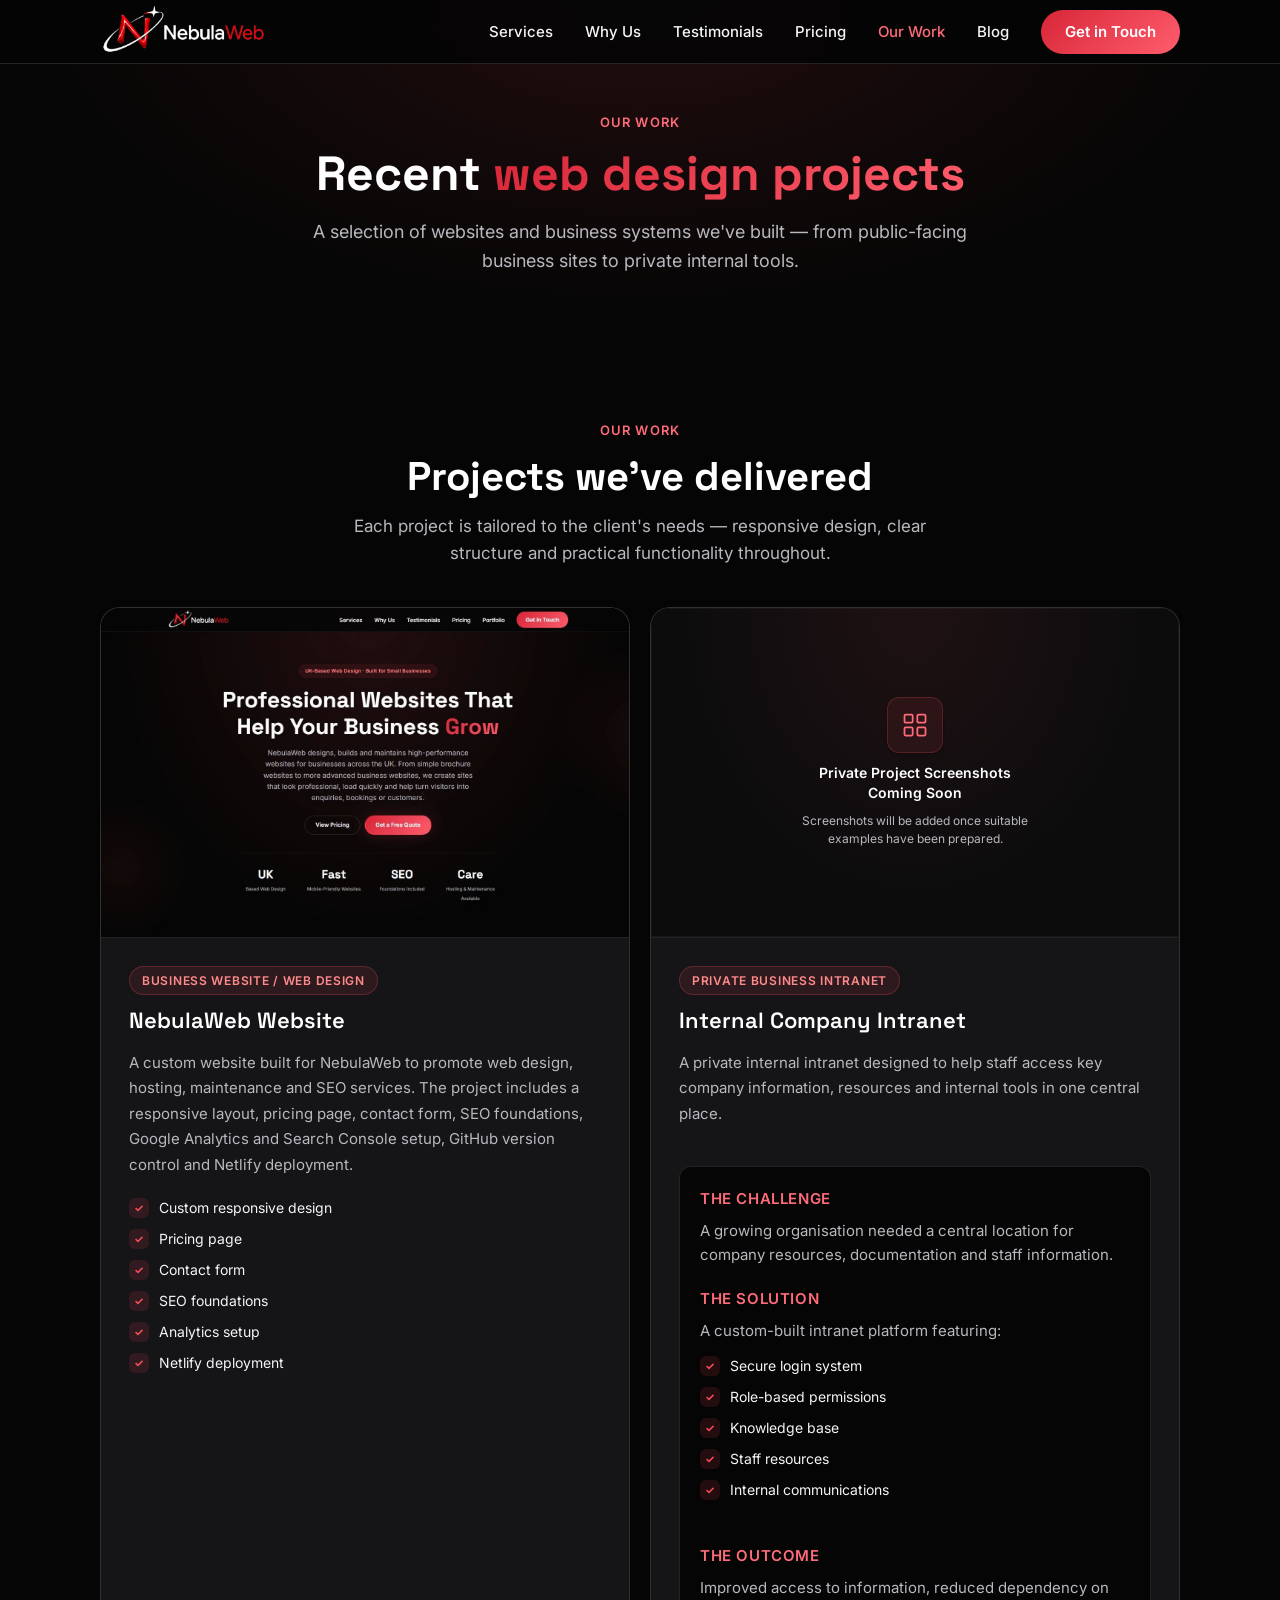
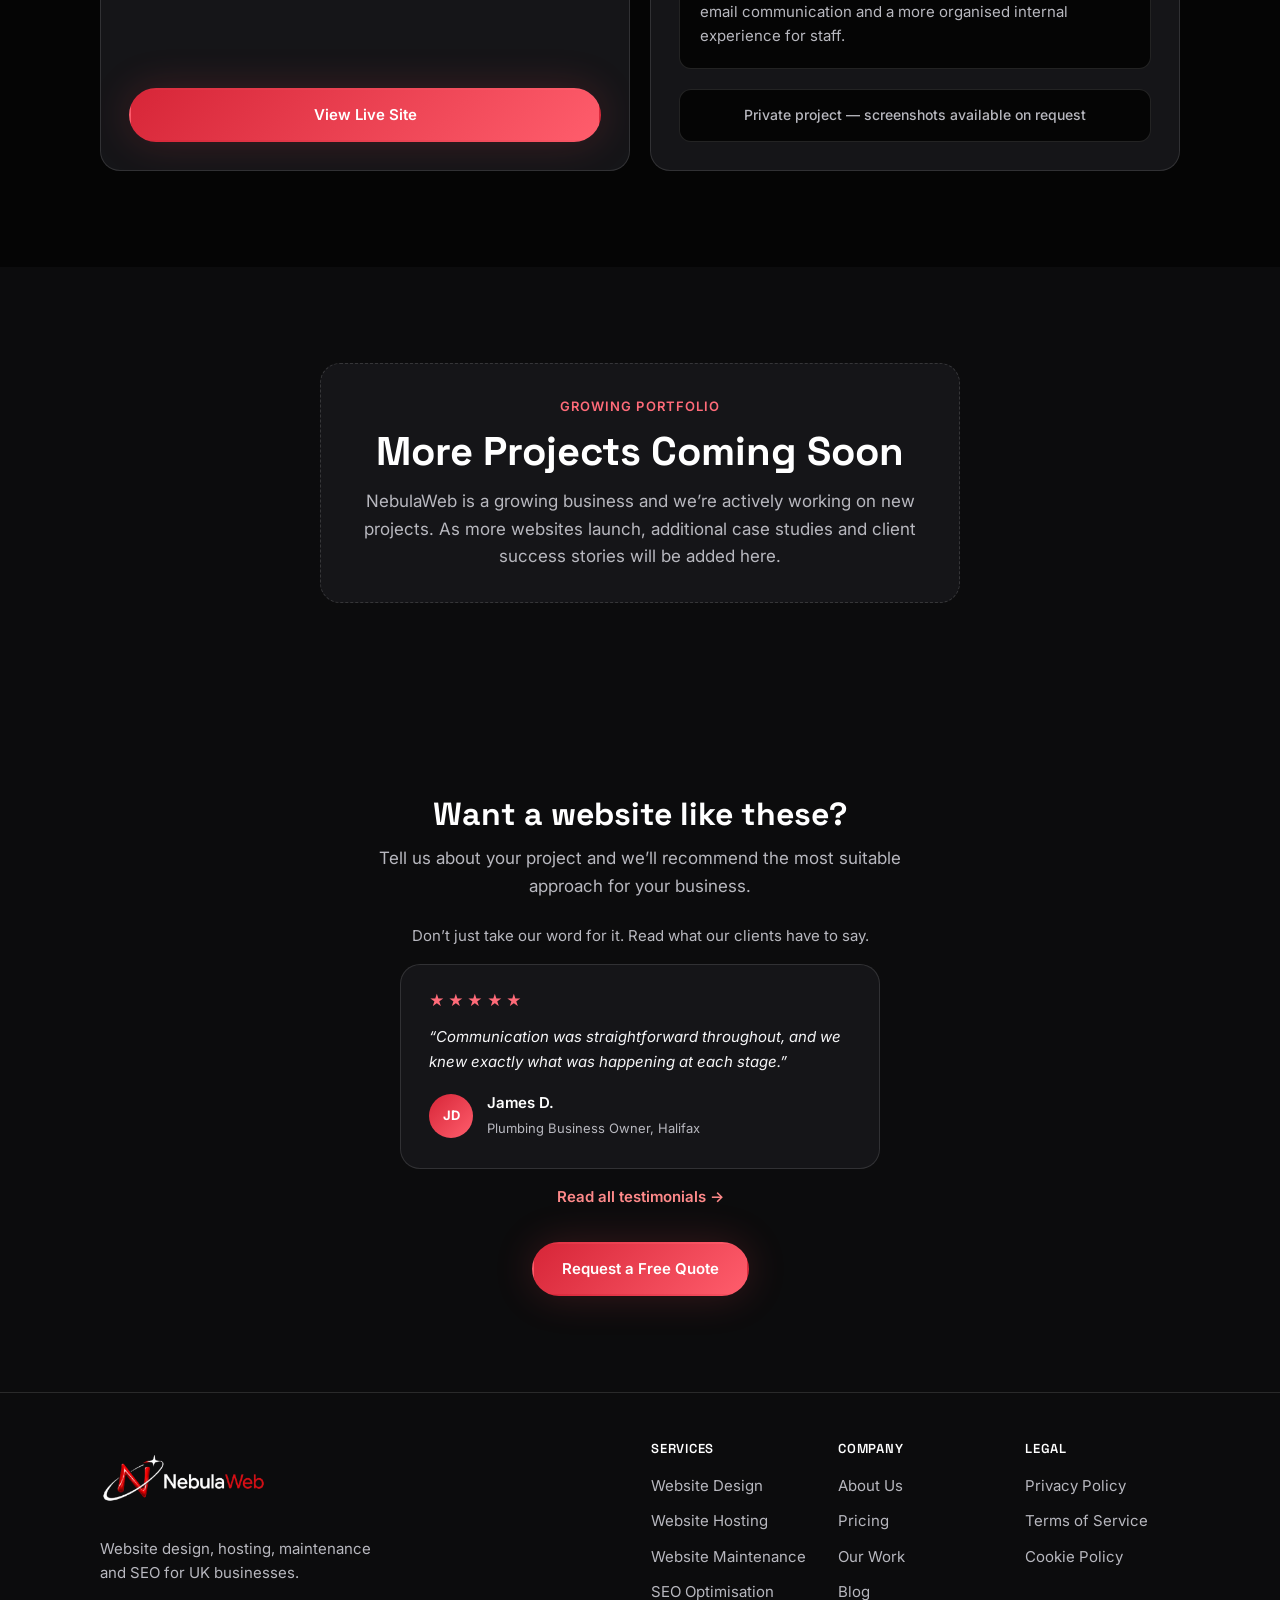
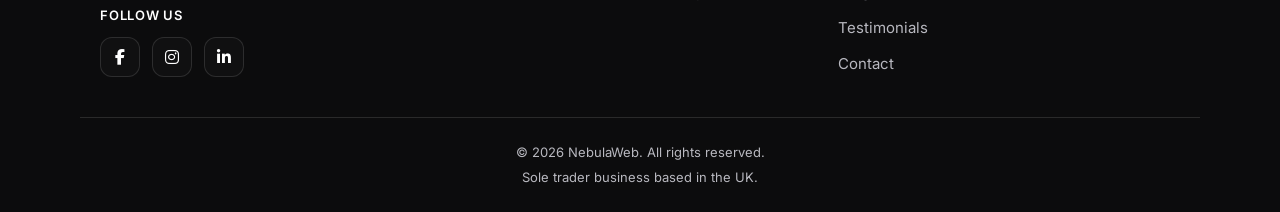
<file: portfolio.html>
<!DOCTYPE html>
<html lang="en-GB">
<head>
  <meta charset="UTF-8">
  <meta name="viewport" content="width=device-width, initial-scale=1.0">
  <meta name="description" content="Explore NebulaWeb website design projects, from responsive business sites to private intranets. See examples of our design, SEO and hosting work for UK businesses.">
  <title>Our Work | NebulaWeb</title>
  <link rel="canonical" href="https://nebulaweb.co.uk/portfolio.html">
  <meta property="og:type" content="website">
  <meta property="og:site_name" content="NebulaWeb">
  <meta property="og:title" content="Our Work | NebulaWeb">
  <meta property="og:description" content="Explore NebulaWeb website design projects, from responsive business sites to private intranets. See examples of our design, SEO and hosting work for UK businesses.">
  <meta property="og:url" content="https://nebulaweb.co.uk/portfolio.html">
  <meta property="og:image" content="https://nebulaweb.co.uk/images/assets/portfolio/nebulaweb-homepage.jpg">
  <meta property="og:locale" content="en_GB">
  <meta name="twitter:card" content="summary_large_image">
  <meta name="twitter:title" content="Our Work | NebulaWeb">
  <meta name="twitter:description" content="Explore NebulaWeb website design projects, from responsive business sites to private intranets. See examples of our design, SEO and hosting work for UK businesses.">
  <meta name="twitter:image" content="https://nebulaweb.co.uk/images/assets/portfolio/nebulaweb-homepage.jpg">
  <link rel="icon" type="image/png" sizes="32x32" href="images/favicon-32x32.png">
  <link rel="icon" type="image/png" sizes="16x16" href="images/favicon-16x16.png">
  <link rel="icon" type="image/png" sizes="512x512" href="images/favicon-512x512.png">
  <link rel="icon" type="image/png" href="images/favicon.png">
  <link rel="preconnect" href="https://fonts.googleapis.com">
  <link rel="preconnect" href="https://fonts.gstatic.com" crossorigin>
  <link href="https://fonts.googleapis.com/css2?family=Inter:wght@400;500;600;700&family=Space+Grotesk:wght@500;600;700&display=swap" rel="stylesheet">
  <style>
    :root {
      --color-bg:        #050505;
      --color-bg-alt:    #0c0c0d;
      --color-surface:   #151518;
      --color-surface-2: #1d1d22;
      --color-border:    rgba(255, 255, 255, 0.12);
      --color-text:      #f5f5f7;
      --color-text-muted:#b8b8bf;
      --color-heading:   #ffffff;
      --color-primary:   #d72638;
      --color-primary-l: #ff6b79;
      --color-accent:    #ff4d5a;
      --color-accent-l:  #ff8a8a;
      --gradient-brand:  linear-gradient(135deg, #d72638 0%, #ff5d6c 100%);
      --gradient-glow:   radial-gradient(ellipse at 50% 0%, rgba(255, 77, 90, 0.12) 0%, transparent 70%);
      --font-body:   'Inter', system-ui, -apple-system, sans-serif;
      --font-display:'Space Grotesk', system-ui, sans-serif;
      --radius-sm:  6px;
      --radius-md:  12px;
      --radius-lg:  20px;
      --radius-full:9999px;
      --shadow-sm:  0 1px 3px rgba(0, 0, 0, 0.35);
      --shadow-md:  0 4px 24px rgba(0, 0, 0, 0.45);
      --shadow-lg:  0 8px 40px rgba(0, 0, 0, 0.55);
      --shadow-glow:0 0 40px rgba(255, 77, 90, 0.18);
      --header-h:   64px;
      --transition: 0.25s ease;
      --container:  1120px;
    }
    *, *::before, *::after { box-sizing: border-box; margin: 0; padding: 0; }
    html { scroll-behavior: smooth; scroll-padding-top: var(--header-h); }
    body {
      font-family: var(--font-body);
      font-size: 1rem;
      line-height: 1.6;
      color: var(--color-text);
      background-color: var(--color-bg);
      -webkit-font-smoothing: antialiased;
      overflow-x: hidden;
    }
    img, svg { display: block; max-width: 100%; }
    a { color: var(--color-accent-l); text-decoration: none; transition: color var(--transition); }
    a:hover { color: var(--color-accent); }
    ul { list-style: none; }
    h1, h2, h3 { font-family: var(--font-display); color: var(--color-heading); line-height: 1.2; }
    .container { width: 100%; max-width: var(--container); margin-inline: auto; padding-inline: 1.25rem; }
    .text-gradient {
      background: var(--gradient-brand);
      -webkit-background-clip: text;
      -webkit-text-fill-color: transparent;
      background-clip: text;
    }
    .section__eyebrow {
      font-size: 0.8125rem;
      font-weight: 600;
      letter-spacing: 0.08em;
      text-transform: uppercase;
      color: var(--color-primary-l);
      margin-bottom: 0.75rem;
    }
    .btn {
      display: inline-flex;
      align-items: center;
      justify-content: center;
      gap: 0.5rem;
      padding: 0.8125rem 1.75rem;
      font-family: var(--font-body);
      font-size: 0.9375rem;
      font-weight: 600;
      border-radius: var(--radius-full);
      border: 2px solid transparent;
      cursor: pointer;
      transition: background var(--transition), color var(--transition),
                  border-color var(--transition), transform var(--transition),
                  box-shadow var(--transition);
      text-decoration: none;
      white-space: nowrap;
    }
    .btn--primary {
      background: var(--gradient-brand);
      color: #fff;
      box-shadow: var(--shadow-glow);
    }
    .btn--primary:hover {
      color: #fff;
      transform: translateY(-2px);
      box-shadow: 0 0 60px rgba(255, 77, 90, 0.28);
    }
    .btn--ghost {
      background: transparent;
      color: var(--color-text);
      border-color: var(--color-border);
    }
    .btn--ghost:hover {
      color: var(--color-heading);
      border-color: rgba(255, 255, 255, 0.2);
      background: rgba(255, 255, 255, 0.04);
    }
    .btn--secondary {
      background: transparent;
      color: var(--color-text-muted);
      border-color: rgba(255, 255, 255, 0.08);
      font-weight: 500;
      padding: 0.75rem 1.5rem;
      box-shadow: none;
    }
    .btn--secondary:hover {
      color: var(--color-text);
      border-color: rgba(255, 255, 255, 0.16);
      background: rgba(255, 255, 255, 0.03);
      transform: none;
      box-shadow: none;
    }
    .header {
      position: fixed;
      top: 0;
      left: 0;
      right: 0;
      z-index: 1000;
      height: var(--header-h);
      background: rgba(5, 5, 5, 0.92);
      backdrop-filter: blur(12px);
      -webkit-backdrop-filter: blur(12px);
      border-bottom: 1px solid var(--color-border);
      transition: background var(--transition), box-shadow var(--transition);
    }
    .header--scrolled, .header--menu-open {
      background: rgba(5, 5, 5, 0.98);
      box-shadow: var(--shadow-md);
    }
    .nav { display: flex; align-items: center; justify-content: space-between; height: 100%; }
    .nav__logo {
      display: flex;
      align-items: center;
      gap: 0.5rem;
      font-family: var(--font-display);
      font-size: 1.25rem;
      font-weight: 700;
      color: var(--color-heading);
      text-decoration: none;
    }
    .nav__logo:hover { color: var(--color-heading); }
    .nav__logo-img { display: block; height: 80px; width: auto; }
    @media (max-width: 768px) { .nav__logo-img { height: 70px; } }
    .nav__toggle {
      display: flex;
      flex-direction: column;
      justify-content: center;
      gap: 5px;
      width: 40px;
      height: 40px;
      background: none;
      border: none;
      cursor: pointer;
      padding: 6px;
      z-index: 1001;
    }
    .nav__toggle-bar {
      display: block;
      width: 100%;
      height: 2px;
      background: var(--color-heading);
      border-radius: 2px;
      transition: transform var(--transition), opacity var(--transition);
    }
    .nav__toggle[aria-expanded="true"] .nav__toggle-bar:nth-child(1) { transform: translateY(7px) rotate(45deg); }
    .nav__toggle[aria-expanded="true"] .nav__toggle-bar:nth-child(2) { opacity: 0; }
    .nav__toggle[aria-expanded="true"] .nav__toggle-bar:nth-child(3) { transform: translateY(-7px) rotate(-45deg); }
    .nav__menu {
      position: fixed;
      top: var(--header-h);
      left: 0;
      right: 0;
      z-index: 999;
      display: flex;
      flex-direction: column;
      align-items: stretch;
      gap: 0;
      margin: 0;
      padding: 0;
      max-height: 0;
      opacity: 0;
      visibility: hidden;
      overflow: hidden;
      background: var(--color-bg-alt);
      border-bottom: 1px solid transparent;
      box-shadow: none;
      transition: max-height 0.35s ease, opacity 0.25s ease, visibility 0.35s ease, border-color 0.25s ease, box-shadow 0.25s ease;
    }
    .nav__menu--open {
      max-height: calc(100vh - var(--header-h));
      opacity: 1;
      visibility: visible;
      border-bottom-color: var(--color-border);
      box-shadow: var(--shadow-md);
    }
    .nav__menu li { width: 100%; border-bottom: 1px solid var(--color-border); }
    .nav__menu li:last-child { border-bottom: none; padding: 0.75rem 1.25rem 1rem; }
    .nav__link {
      display: block;
      width: 100%;
      padding: 0.875rem 1.25rem;
      font-size: 1rem;
      font-weight: 500;
      color: var(--color-text);
      text-decoration: none;
      transition: color var(--transition), background var(--transition);
    }
    .nav__link:hover { color: var(--color-heading); background: rgba(255, 255, 255, 0.04); }
    .nav__link--active { color: var(--color-primary-l); }
    .nav__link--cta {
      display: block;
      width: 100%;
      padding: 0.75rem 1.5rem;
      text-align: center;
      background: var(--gradient-brand);
      color: #fff !important;
      border-radius: var(--radius-full);
      font-weight: 600;
    }
    .nav__link--cta:hover { color: #fff !important; background: var(--gradient-brand); box-shadow: var(--shadow-glow); }
    .page-hero {
      position: relative;
      padding-block: calc(var(--header-h) + 3rem) 3rem;
      overflow: hidden;
    }
    .page-hero__bg { position: absolute; inset: 0; background: var(--gradient-glow); pointer-events: none; }
    .page-hero__content {
      position: relative;
      z-index: 1;
      text-align: center;
      max-width: 720px;
      margin-inline: auto;
    }
    .page-hero__title { font-size: clamp(2rem, 6vw, 3rem); font-weight: 700; margin-bottom: 1rem; }
    .page-hero__subtitle { font-size: clamp(1rem, 2.5vw, 1.125rem); color: var(--color-text-muted); }
    .page-hero__content .btn { margin-top: 1.5rem; }
    .questionnaire-reassurance {
      font-size: 0.9375rem;
      color: var(--color-text-muted);
      max-width: 520px;
      margin-inline: auto;
      margin-top: 1rem;
      line-height: 1.6;
    }
    .questionnaire-complete-later { display: inline-flex; margin-top: 1rem; }
    @media (min-width: 768px) {
      .nav__toggle { display: none; }
      .nav__menu {
        position: static;
        flex-direction: row;
        align-items: center;
        gap: 2rem;
        max-height: none;
        opacity: 1;
        visibility: visible;
        overflow: visible;
        background: none;
        border-bottom: none;
        box-shadow: none;
      }
      .nav__menu li { width: auto; border-bottom: none; }
      .nav__menu li:last-child { padding: 0; }
      .nav__link { display: inline; width: auto; padding: 0; font-size: 0.9375rem; }
      .nav__link:hover { color: var(--color-heading); background: none; }
      .nav__link--cta { display: inline-flex; width: auto; padding: 0.625rem 1.5rem; text-align: center; }
      .nav__link--cta:hover { background: var(--gradient-brand); }
    }
  </style>
  <link rel="stylesheet" href="style.css" media="print" onload="this.media='all'">
  <noscript><link rel="stylesheet" href="style.css"></noscript>
  <link rel="preload" href="https://cdnjs.cloudflare.com/ajax/libs/font-awesome/6.7.2/css/all.min.css" as="style" onload="this.onload=null;this.rel='stylesheet'" crossorigin="anonymous" referrerpolicy="no-referrer">
  <noscript><link rel="stylesheet" href="https://cdnjs.cloudflare.com/ajax/libs/font-awesome/6.7.2/css/all.min.css" crossorigin="anonymous" referrerpolicy="no-referrer"></noscript>

  <!-- Google tag (gtag.js) -->
  <script async src="https://www.googletagmanager.com/gtag/js?id=G-Z7PY0EXVFC"></script>
  <script>
    window.dataLayer = window.dataLayer || [];
    function gtag(){dataLayer.push(arguments);}
    gtag('js', new Date());

    gtag('config', 'G-Z7PY0EXVFC');
  </script>

  <!-- Microsoft Clarity -->
  <script type="text/javascript">
    (function(c,l,a,r,i,t,y){
        c[a]=c[a]||function(){(c[a].q=c[a].q||[]).push(arguments)};
        t=l.createElement(r);t.async=1;t.src="https://www.clarity.ms/tag/"+i;
        y=l.getElementsByTagName(r)[0];y.parentNode.insertBefore(t,y);
    })(window, document, "clarity", "script", "x73lurkutm");
  </script>
  <meta name="google-site-verification" content="tG1JjbxoIbm_YB-1inh_eYr94Ke8U_bTeLJ-6Kw5o_8" />
</head>
<body>

  <!-- Navigation -->
  <header class="header" id="header">
    <nav class="nav container" aria-label="Main navigation">
      <a href="index.html" class="nav__logo">
        <picture>
        <source srcset="images/logo.webp" type="image/webp">
        <img src="images/logo.png" alt="NebulaWeb" class="nav__logo-img" width="1058" height="508">
      </picture>
      </a>

      <button class="nav__toggle" id="nav-toggle" aria-label="Open menu" aria-expanded="false" aria-controls="nav-menu">
        <span class="nav__toggle-bar"></span>
        <span class="nav__toggle-bar"></span>
        <span class="nav__toggle-bar"></span>
      </button>

      <ul class="nav__menu" id="nav-menu">
        <li><a href="index.html#services" class="nav__link">Services</a></li>
        <li><a href="index.html#why-us" class="nav__link">Why Us</a></li>
        <li><a href="index.html#testimonials" class="nav__link">Testimonials</a></li>
        <li><a href="pricing.html" class="nav__link">Pricing</a></li>
        <li><a href="portfolio.html" class="nav__link nav__link--active">Our Work</a></li>
        <li><a href="blog.html" class="nav__link">Blog</a></li>
        <li><a href="index.html#contact" class="nav__link nav__link--cta">Get in Touch</a></li>
      </ul>
    </nav>
  </header>

  <main>

    <!-- Page Hero -->
    <section class="page-hero" id="portfolio-hero">
      <div class="page-hero__bg" aria-hidden="true"></div>
      <div class="container page-hero__content">
        <p class="section__eyebrow">Our Work</p>
        <h1 class="page-hero__title">Recent <span class="text-gradient">web design projects</span></h1>
        <p class="page-hero__subtitle">A selection of websites and business systems we've built — from public-facing business sites to private internal tools.</p>
      </div>
    </section>

    <!-- Projects -->
    <section class="section portfolio-section" id="projects">
      <div class="container">
        <div class="section__header">
          <p class="section__eyebrow">Our Work</p>
          <h2 class="section__title">Projects we've delivered</h2>
          <p class="section__desc">Each project is tailored to the client's needs — responsive design, clear structure and practical functionality throughout.</p>
        </div>

        <div class="portfolio-grid">

          <article class="portfolio-card">
            <div class="portfolio-project__image">
              <picture>
                <source srcset="images/assets/portfolio/nebulaweb-homepage.webp" type="image/webp">
                <img
                  src="images/assets/portfolio/nebulaweb-homepage.jpg"
                  alt="Screenshot of the NebulaWeb website homepage"
                  width="1424"
                  height="4998"
                  loading="lazy"
                  decoding="async"
                >
              </picture>
            </div>

            <div class="portfolio-card__body">
              <div class="portfolio-card__header">
                <span class="portfolio-card__type">Business Website / Web Design</span>
                <h3 class="portfolio-card__title">NebulaWeb Website</h3>
              </div>
              <p class="portfolio-card__desc">A custom website built for NebulaWeb to promote web design, hosting, maintenance and SEO services. The project includes a responsive layout, pricing page, contact form, SEO foundations, Google Analytics and Search Console setup, GitHub version control and Netlify deployment.</p>

              <ul class="portfolio-card__features">
                <li><span class="pricing-card__check" aria-hidden="true">✓</span>Custom responsive design</li>
                <li><span class="pricing-card__check" aria-hidden="true">✓</span>Pricing page</li>
                <li><span class="pricing-card__check" aria-hidden="true">✓</span>Contact form</li>
                <li><span class="pricing-card__check" aria-hidden="true">✓</span>SEO foundations</li>
                <li><span class="pricing-card__check" aria-hidden="true">✓</span>Analytics setup</li>
                <li><span class="pricing-card__check" aria-hidden="true">✓</span>Netlify deployment</li>
              </ul>

              <a href="https://nebulaweb.co.uk/" class="btn btn--primary btn--full" target="_blank" rel="noopener noreferrer">View Live Site</a>
            </div>
          </article>

          <article class="portfolio-card">
            <div class="portfolio-project__image">
              <!-- Replace placeholder with future project screenshot -->
              <!-- <img src="assets/images/portfolio/intranet-dashboard.jpg" alt="Internal Company Intranet Screenshot"> -->
              <div class="portfolio-project__placeholder portfolio-project__placeholder--private">
                <div class="portfolio-project__placeholder-icon" aria-hidden="true">
                  <svg viewBox="0 0 24 24" fill="none" stroke="currentColor" stroke-width="1.5"><rect x="3" y="3" width="7" height="7" rx="1"/><rect x="14" y="3" width="7" height="7" rx="1"/><rect x="3" y="14" width="7" height="7" rx="1"/><rect x="14" y="14" width="7" height="7" rx="1"/></svg>
                </div>
                <p class="portfolio-project__placeholder-text">Private Project Screenshots Coming Soon</p>
                <p class="portfolio-project__placeholder-note">Screenshots will be added once suitable examples have been prepared.</p>
              </div>
            </div>

            <div class="portfolio-card__body">
              <div class="portfolio-card__header">
                <span class="portfolio-card__type">Private Business Intranet</span>
                <h3 class="portfolio-card__title">Internal Company Intranet</h3>
              </div>
              <p class="portfolio-card__desc">A private internal intranet designed to help staff access key company information, resources and internal tools in one central place.</p>

              <div class="case-study">
                <div class="case-study__section">
                  <h4 class="case-study__heading">The Challenge</h4>
                  <p class="case-study__text">A growing organisation needed a central location for company resources, documentation and staff information.</p>
                </div>

                <div class="case-study__section">
                  <h4 class="case-study__heading">The Solution</h4>
                  <p class="case-study__text">A custom-built intranet platform featuring:</p>
                  <ul class="portfolio-card__features case-study__list">
                    <li><span class="pricing-card__check" aria-hidden="true">✓</span>Secure login system</li>
                    <li><span class="pricing-card__check" aria-hidden="true">✓</span>Role-based permissions</li>
                    <li><span class="pricing-card__check" aria-hidden="true">✓</span>Knowledge base</li>
                    <li><span class="pricing-card__check" aria-hidden="true">✓</span>Staff resources</li>
                    <li><span class="pricing-card__check" aria-hidden="true">✓</span>Internal communications</li>
                  </ul>
                </div>

                <div class="case-study__section">
                  <h4 class="case-study__heading">The Outcome</h4>
                  <p class="case-study__text">Improved access to information, reduced dependency on email communication and a more organised internal experience for staff.</p>
                </div>
              </div>

              <p class="portfolio-card__private">Private project — screenshots available on request</p>
            </div>
          </article>

        </div>
      </div>
    </section>

    <!-- More Projects -->
    <section class="section portfolio-coming-soon" id="more-projects">
      <div class="container">
        <div class="portfolio-coming-soon__inner">
          <p class="section__eyebrow">Growing Portfolio</p>
          <h2 class="section__title">More Projects Coming Soon</h2>
          <p class="section__desc">NebulaWeb is a growing business and we&rsquo;re actively working on new projects. As more websites launch, additional case studies and client success stories will be added here.</p>
        </div>
      </div>
    </section>

    <!-- CTA -->
    <section class="section pricing-cta" id="portfolio-cta">
      <div class="container pricing-cta__inner">
        <h2 class="pricing-cta__title">Want a website like these?</h2>
        <p class="pricing-cta__text">Tell us about your project and we&rsquo;ll recommend the most suitable approach for your business.</p>

        <div class="portfolio-cta-testimonial">
          <p class="portfolio-cta-testimonial__intro">Don&rsquo;t just take our word for it. Read what our clients have to say.</p>
          <blockquote class="testimonial-card testimonial-card--compact">
            <div class="testimonial-card__stars" aria-label="5 out of 5 stars">
              <span class="testimonial-card__star" aria-hidden="true">★</span>
              <span class="testimonial-card__star" aria-hidden="true">★</span>
              <span class="testimonial-card__star" aria-hidden="true">★</span>
              <span class="testimonial-card__star" aria-hidden="true">★</span>
              <span class="testimonial-card__star" aria-hidden="true">★</span>
            </div>
            <p class="testimonial-card__text">&ldquo;Communication was straightforward throughout, and we knew exactly what was happening at each stage.&rdquo;</p>
            <footer class="testimonial-card__author">
              <div class="testimonial-card__avatar">JD</div>
              <div>
                <cite class="testimonial-card__name">James D.</cite>
                <span class="testimonial-card__role">Plumbing Business Owner, Halifax</span>
              </div>
            </footer>
          </blockquote>
          <a href="index.html#testimonials" class="portfolio-cta-testimonial__link">Read all testimonials &rarr;</a>
        </div>

        <a href="index.html#contact" class="btn btn--primary">Request a Free Quote</a>
      </div>
    </section>

  </main>

  <!-- Footer -->
  <footer class="footer">
    <div class="container footer__inner">
      <div class="footer__brand">
        <a href="index.html" class="footer__logo">
          <picture>
          <source srcset="images/logo.webp" type="image/webp">
          <img src="images/logo.png" alt="NebulaWeb" class="footer__logo-img" width="1058" height="508" loading="lazy" decoding="async">
        </picture>
        </a>
        <p class="footer__tagline">Website design, hosting, maintenance and SEO for UK businesses.</p>

        <div class="social-links social-links--footer">
          <p class="social-links__label">Follow Us</p>
          <ul class="social-links__list">
            <li>
              <a href="https://www.facebook.com/NebulaWeb" class="social-links__link" target="_blank" rel="noopener noreferrer" aria-label="Follow NebulaWeb on Facebook">
                <i class="fa-brands fa-facebook-f" aria-hidden="true"></i>
              </a>
            </li>
            <li>
              <a href="https://www.instagram.com/nebulawebuk/" class="social-links__link" target="_blank" rel="noopener noreferrer" aria-label="Follow NebulaWeb on Instagram">
                <i class="fa-brands fa-instagram" aria-hidden="true"></i>
              </a>
            </li>
            <li>
              <a href="https://www.linkedin.com/company/nebulawebuk/" class="social-links__link" target="_blank" rel="noopener noreferrer" aria-label="Follow NebulaWeb on LinkedIn">
                <i class="fa-brands fa-linkedin-in" aria-hidden="true"></i>
              </a>
            </li>
          </ul>
        </div>
      </div>

      <nav class="footer__nav" aria-label="Footer navigation">
        <div class="footer__col">
          <h3>Services</h3>
          <ul>
            <li><a href="index.html#services">Website Design</a></li>
            <li><a href="index.html#services">Website Hosting</a></li>
            <li><a href="index.html#services">Website Maintenance</a></li>
            <li><a href="index.html#services">SEO Optimisation</a></li>
          </ul>
        </div>
        <div class="footer__col">
          <h3>Company</h3>
          <ul>
            <li><a href="index.html#about">About Us</a></li>
            <li><a href="pricing.html">Pricing</a></li>
            <li><a href="portfolio.html">Our Work</a></li>
            <li><a href="blog.html">Blog</a></li>
            <li><a href="index.html#testimonials">Testimonials</a></li>
            <li><a href="index.html#contact">Contact</a></li>
          </ul>
        </div>
        <div class="footer__col">
          <h3>Legal</h3>
          <ul>
            <li><a href="privacy-policy.html">Privacy Policy</a></li>
            <li><a href="terms-of-service.html">Terms of Service</a></li>
            <li><a href="cookie-policy.html">Cookie Policy</a></li>
          </ul>
        </div>
      </nav>
    </div>

    <div class="footer__bottom container">
      <p>&copy; 2026 NebulaWeb. All rights reserved.</p>
      <p>Sole trader business based in the UK.</p>
    </div>
  </footer>

  <script src="script.js"></script>
</body>
</html>
</file>
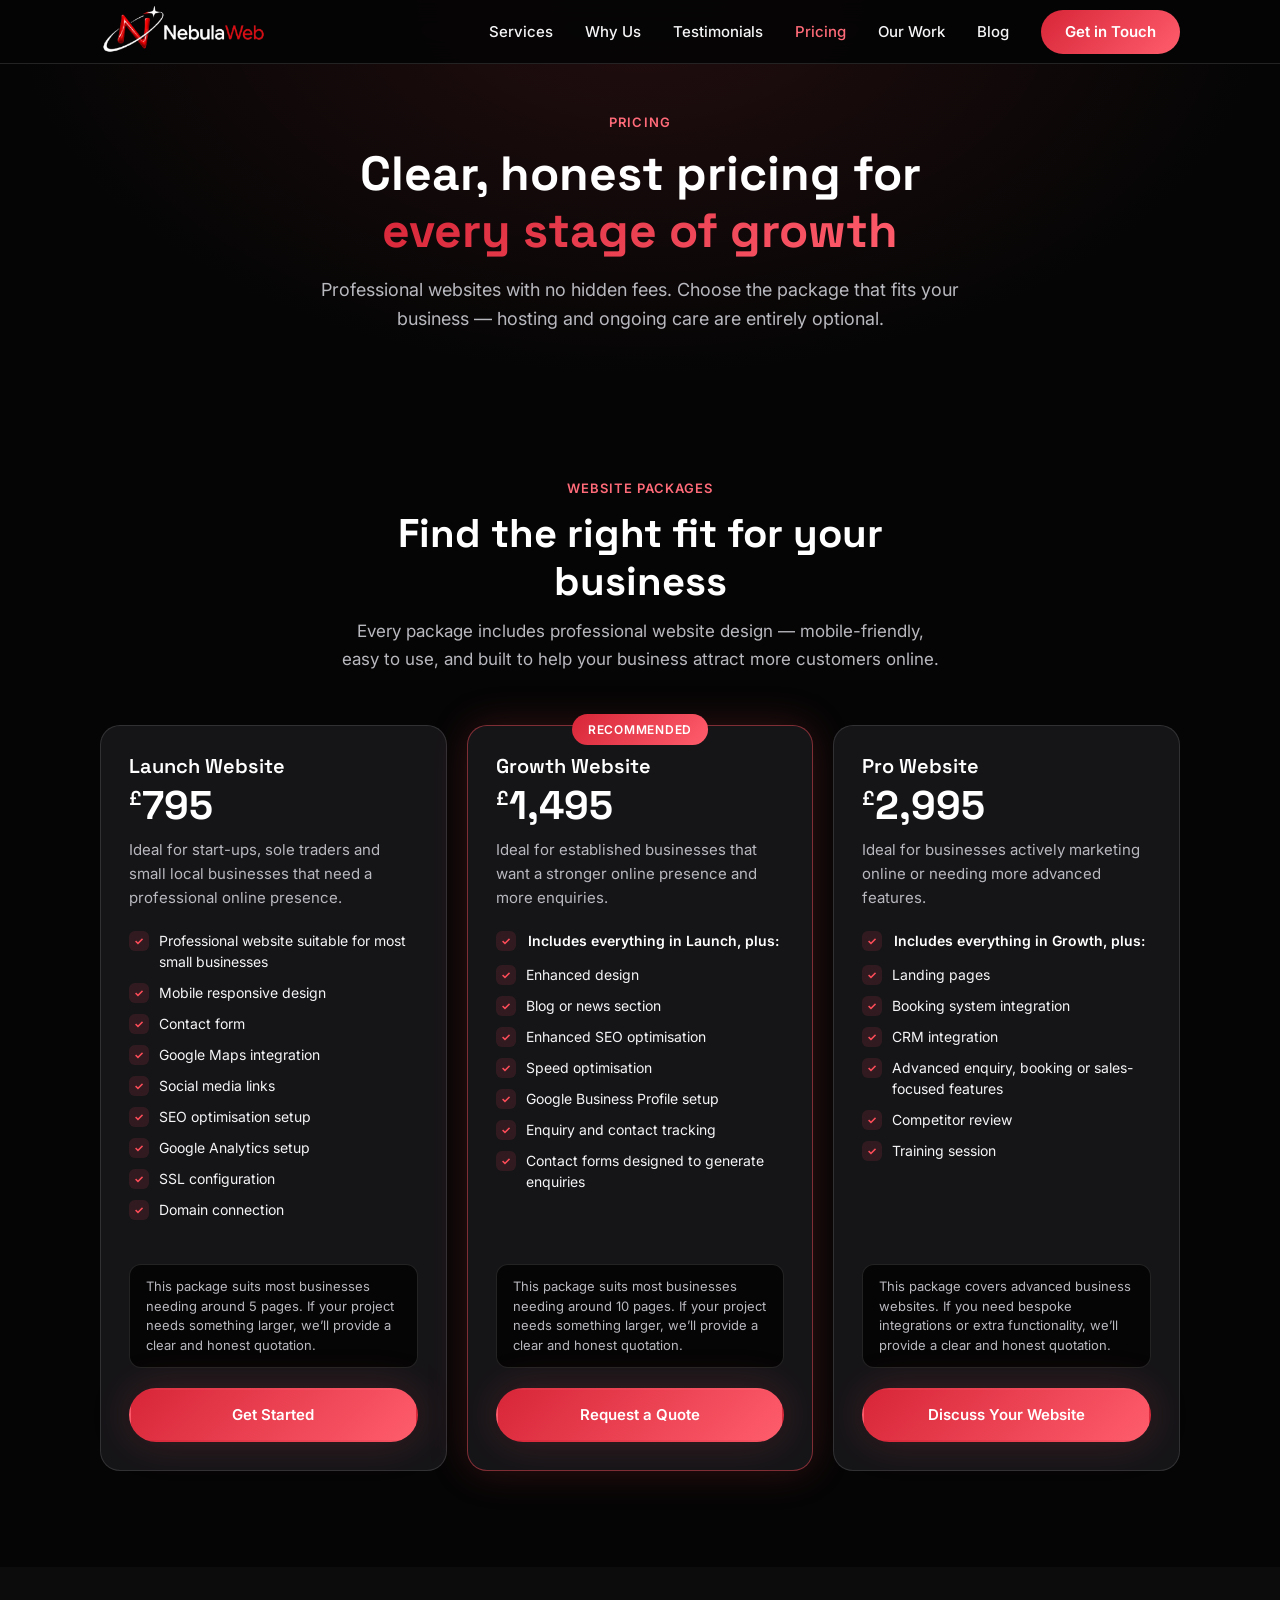
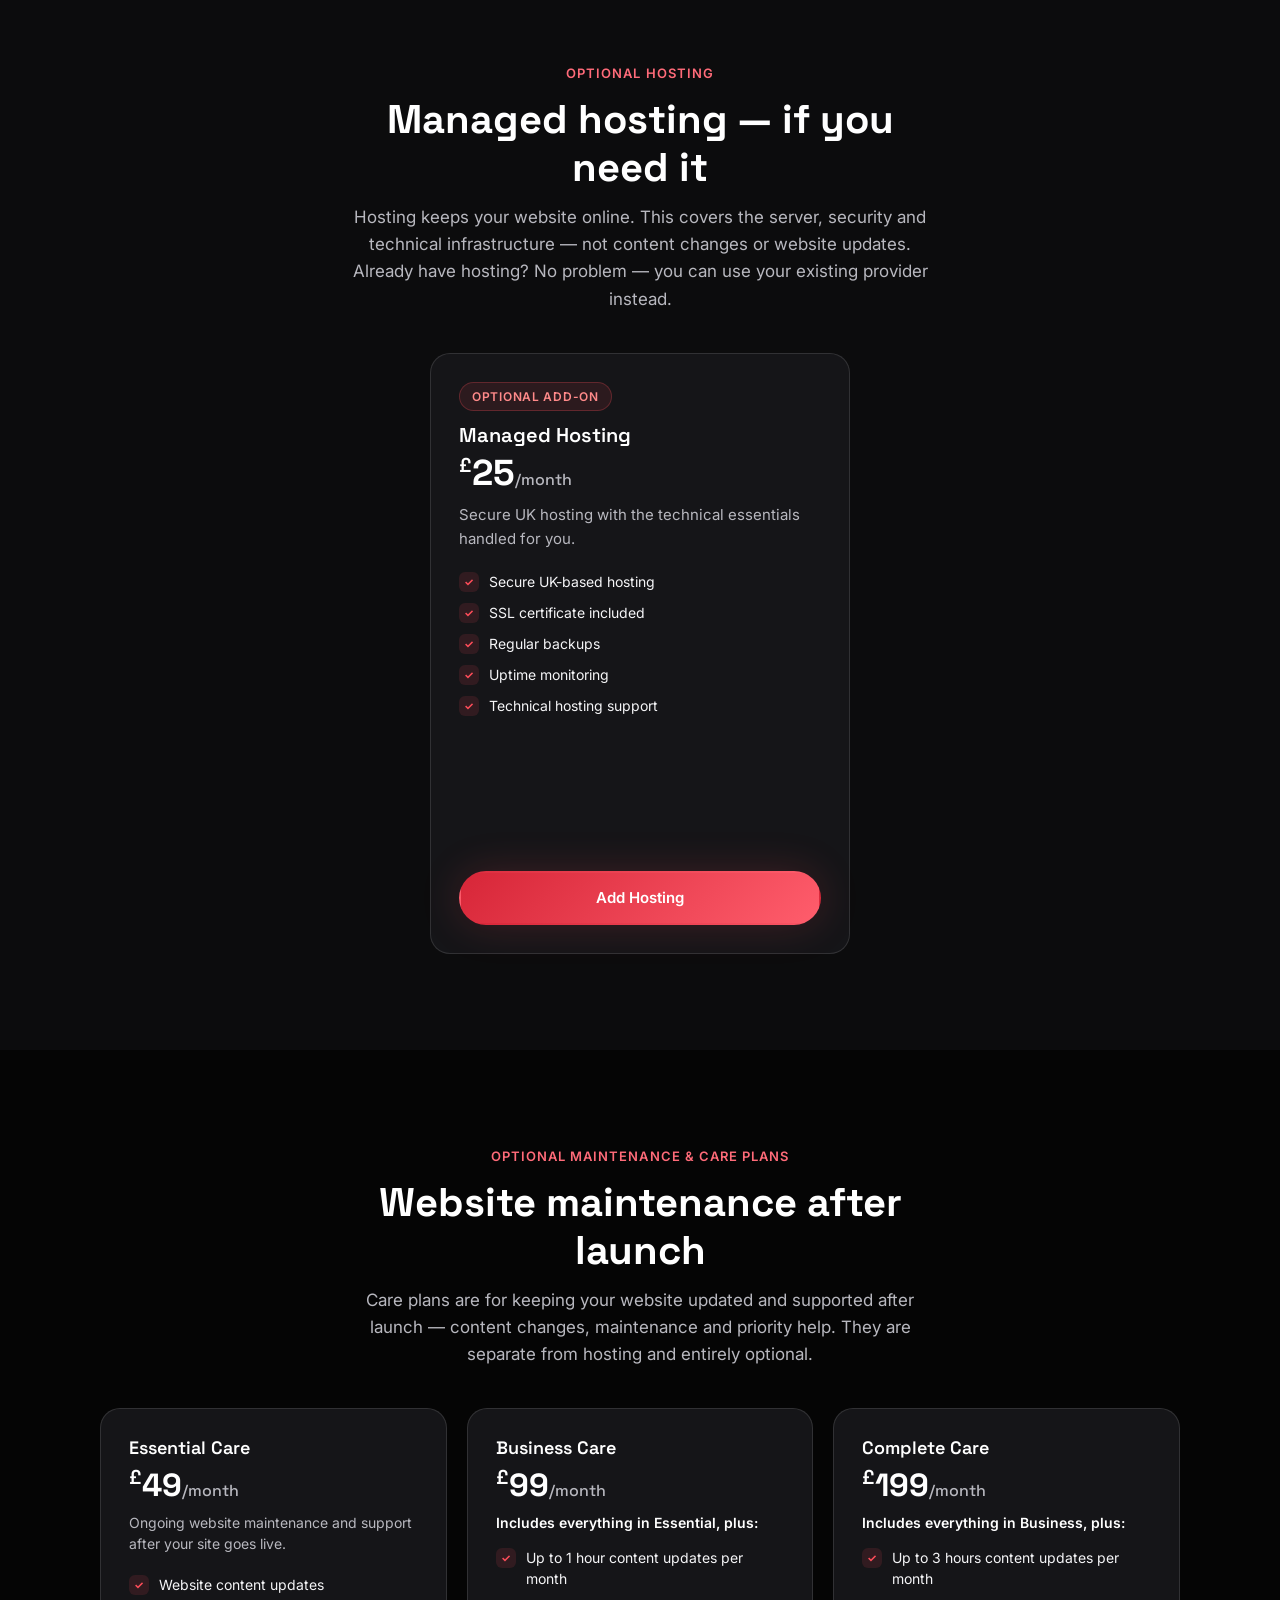
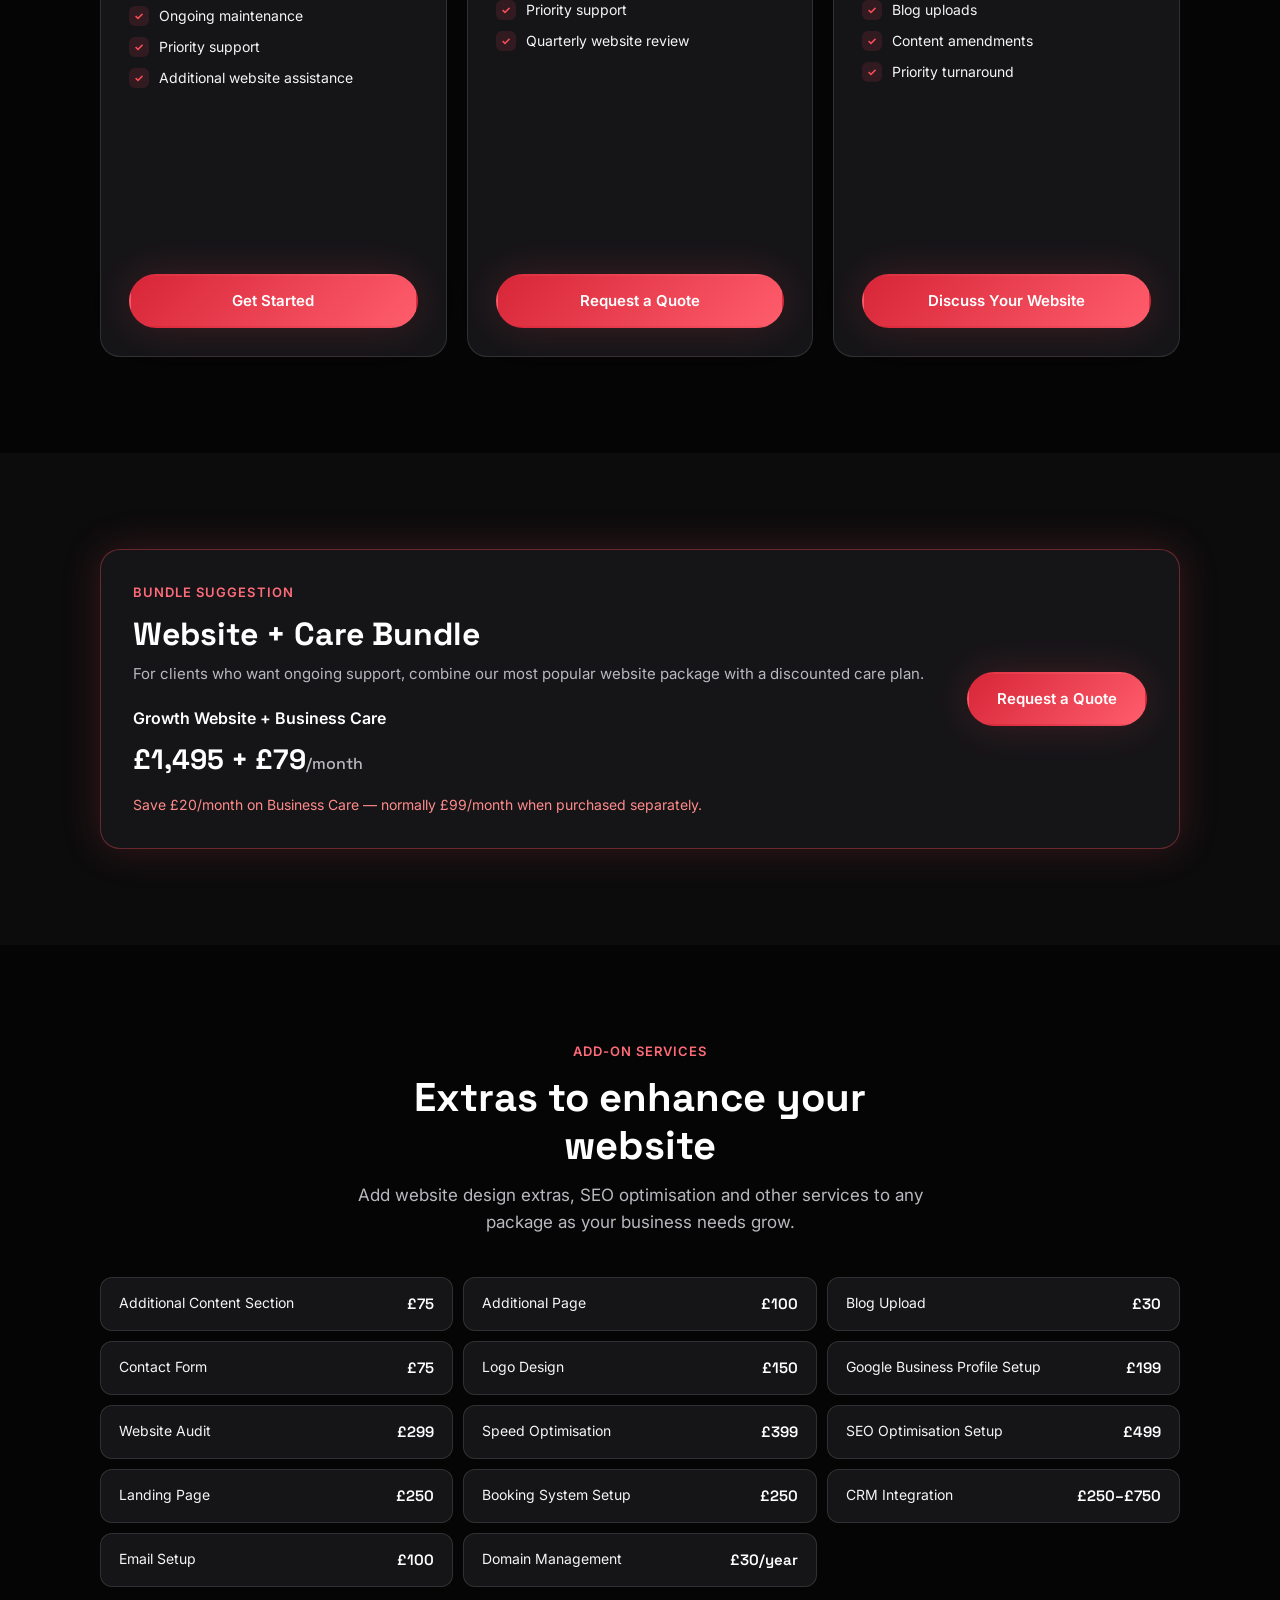
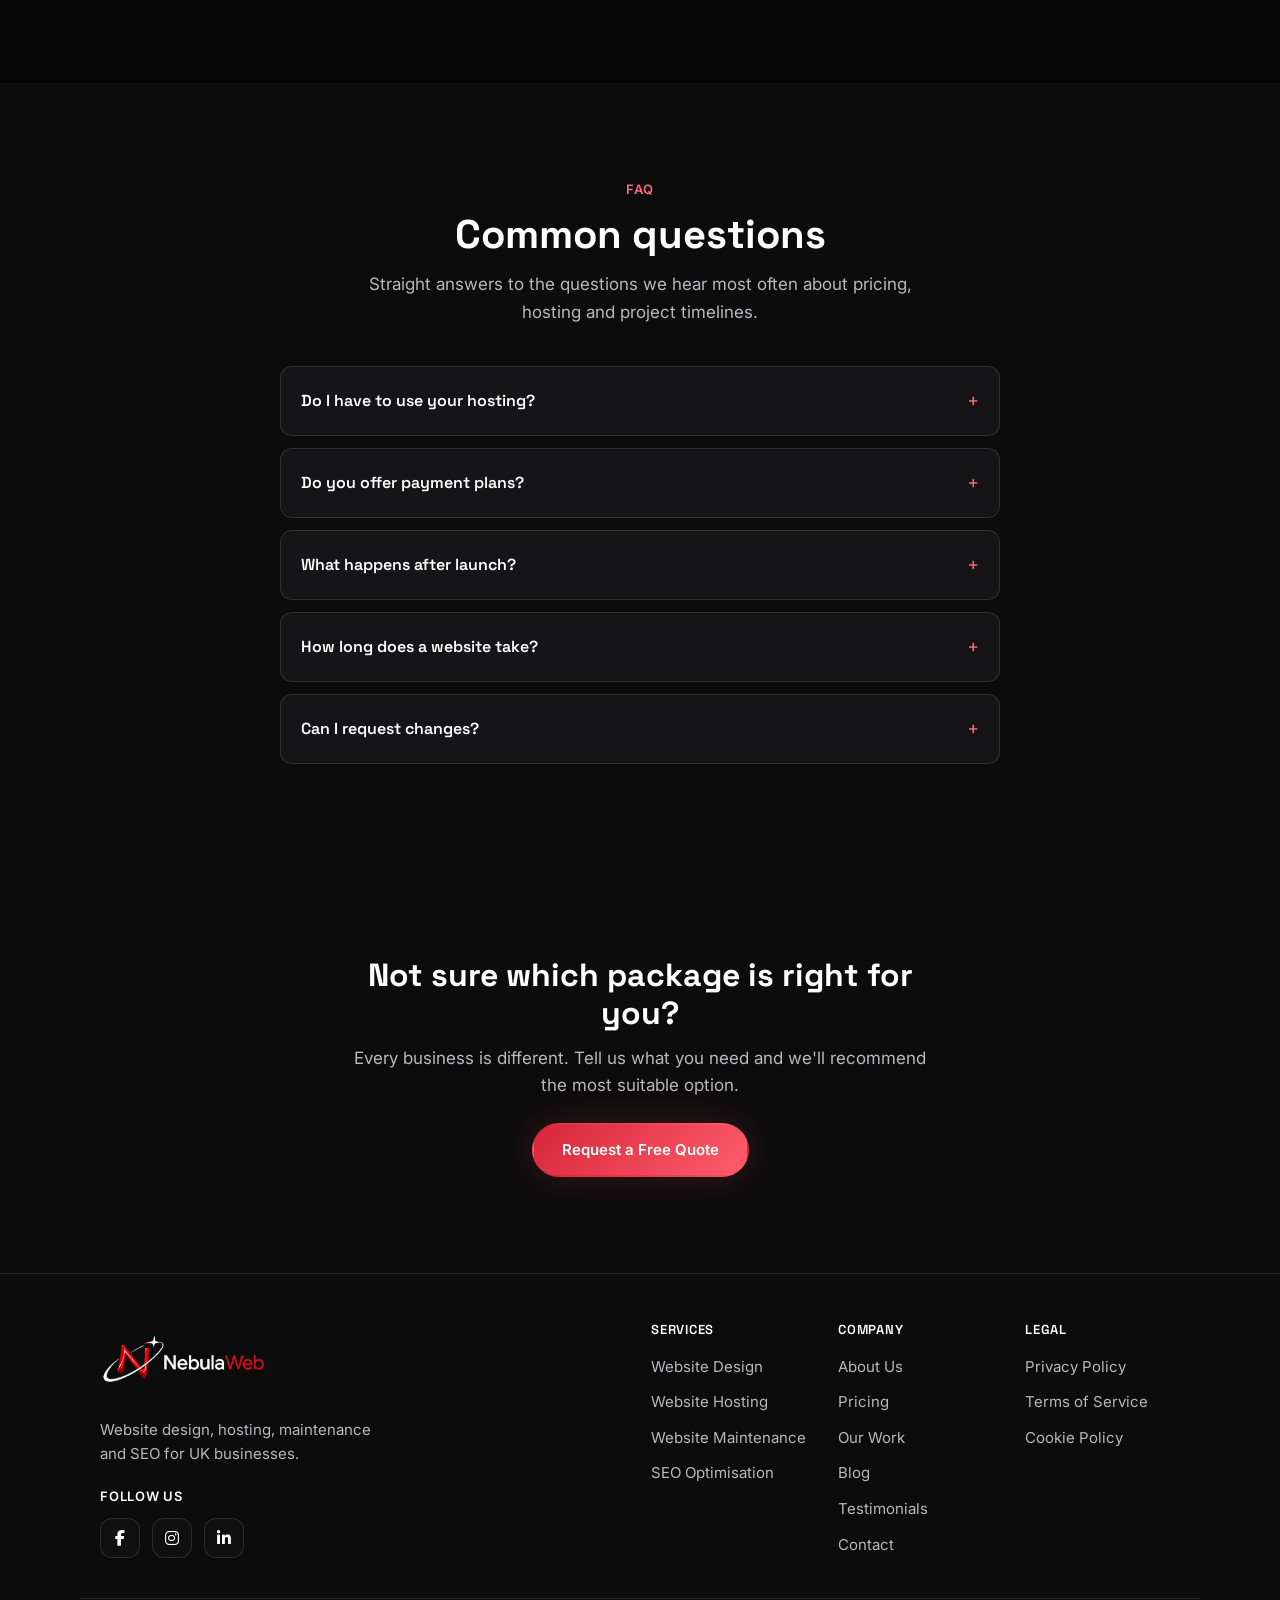
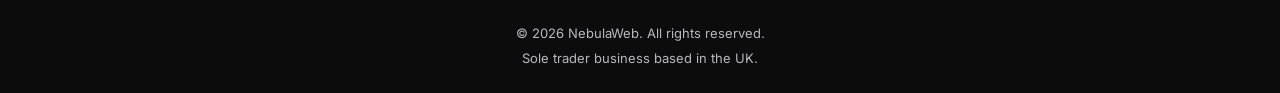
<file: pricing.html>
<!DOCTYPE html>
<html lang="en-GB">
<head>
  <meta charset="UTF-8">
  <meta name="viewport" content="width=device-width, initial-scale=1.0">
  <meta name="description" content="Transparent website design pricing for UK small businesses. Fixed-price website packages from £795, optional hosting, ongoing support and no hidden fees.">
  <title>Website Design Pricing | NebulaWeb</title>
  <link rel="canonical" href="https://nebulaweb.co.uk/pricing.html">
  <meta property="og:type" content="website">
  <meta property="og:site_name" content="NebulaWeb">
  <meta property="og:title" content="Website Design Pricing | NebulaWeb">
  <meta property="og:description" content="Transparent website design pricing for UK small businesses. Fixed-price website packages from £795, optional hosting, ongoing support and no hidden fees.">
  <meta property="og:url" content="https://nebulaweb.co.uk/pricing.html">
  <meta property="og:image" content="https://nebulaweb.co.uk/images/favicon-512x512.png">
  <meta property="og:locale" content="en_GB">
  <meta name="twitter:card" content="summary">
  <meta name="twitter:title" content="Website Design Pricing | NebulaWeb">
  <meta name="twitter:description" content="Transparent website design pricing for UK small businesses. Fixed-price website packages from £795, optional hosting, ongoing support and no hidden fees.">
  <meta name="twitter:image" content="https://nebulaweb.co.uk/images/favicon-512x512.png">
  <link rel="icon" type="image/png" sizes="32x32" href="images/favicon-32x32.png">
  <link rel="icon" type="image/png" sizes="16x16" href="images/favicon-16x16.png">
  <link rel="icon" type="image/png" sizes="512x512" href="images/favicon-512x512.png">
  <link rel="icon" type="image/png" href="images/favicon.png">
  <link rel="preconnect" href="https://fonts.googleapis.com">
  <link rel="preconnect" href="https://fonts.gstatic.com" crossorigin>
  <link href="https://fonts.googleapis.com/css2?family=Inter:wght@400;500;600;700&family=Space+Grotesk:wght@500;600;700&display=swap" rel="stylesheet">
  <style>
    :root {
      --color-bg:        #050505;
      --color-bg-alt:    #0c0c0d;
      --color-surface:   #151518;
      --color-surface-2: #1d1d22;
      --color-border:    rgba(255, 255, 255, 0.12);
      --color-text:      #f5f5f7;
      --color-text-muted:#b8b8bf;
      --color-heading:   #ffffff;
      --color-primary:   #d72638;
      --color-primary-l: #ff6b79;
      --color-accent:    #ff4d5a;
      --color-accent-l:  #ff8a8a;
      --gradient-brand:  linear-gradient(135deg, #d72638 0%, #ff5d6c 100%);
      --gradient-glow:   radial-gradient(ellipse at 50% 0%, rgba(255, 77, 90, 0.12) 0%, transparent 70%);
      --font-body:   'Inter', system-ui, -apple-system, sans-serif;
      --font-display:'Space Grotesk', system-ui, sans-serif;
      --radius-sm:  6px;
      --radius-md:  12px;
      --radius-lg:  20px;
      --radius-full:9999px;
      --shadow-sm:  0 1px 3px rgba(0, 0, 0, 0.35);
      --shadow-md:  0 4px 24px rgba(0, 0, 0, 0.45);
      --shadow-lg:  0 8px 40px rgba(0, 0, 0, 0.55);
      --shadow-glow:0 0 40px rgba(255, 77, 90, 0.18);
      --header-h:   64px;
      --transition: 0.25s ease;
      --container:  1120px;
    }
    *, *::before, *::after { box-sizing: border-box; margin: 0; padding: 0; }
    html { scroll-behavior: smooth; scroll-padding-top: var(--header-h); }
    body {
      font-family: var(--font-body);
      font-size: 1rem;
      line-height: 1.6;
      color: var(--color-text);
      background-color: var(--color-bg);
      -webkit-font-smoothing: antialiased;
      overflow-x: hidden;
    }
    img, svg { display: block; max-width: 100%; }
    a { color: var(--color-accent-l); text-decoration: none; transition: color var(--transition); }
    a:hover { color: var(--color-accent); }
    ul { list-style: none; }
    h1, h2, h3 { font-family: var(--font-display); color: var(--color-heading); line-height: 1.2; }
    .container { width: 100%; max-width: var(--container); margin-inline: auto; padding-inline: 1.25rem; }
    .text-gradient {
      background: var(--gradient-brand);
      -webkit-background-clip: text;
      -webkit-text-fill-color: transparent;
      background-clip: text;
    }
    .section__eyebrow {
      font-size: 0.8125rem;
      font-weight: 600;
      letter-spacing: 0.08em;
      text-transform: uppercase;
      color: var(--color-primary-l);
      margin-bottom: 0.75rem;
    }
    .btn {
      display: inline-flex;
      align-items: center;
      justify-content: center;
      gap: 0.5rem;
      padding: 0.8125rem 1.75rem;
      font-family: var(--font-body);
      font-size: 0.9375rem;
      font-weight: 600;
      border-radius: var(--radius-full);
      border: 2px solid transparent;
      cursor: pointer;
      transition: background var(--transition), color var(--transition),
                  border-color var(--transition), transform var(--transition),
                  box-shadow var(--transition);
      text-decoration: none;
      white-space: nowrap;
    }
    .btn--primary {
      background: var(--gradient-brand);
      color: #fff;
      box-shadow: var(--shadow-glow);
    }
    .btn--primary:hover {
      color: #fff;
      transform: translateY(-2px);
      box-shadow: 0 0 60px rgba(255, 77, 90, 0.28);
    }
    .btn--ghost {
      background: transparent;
      color: var(--color-text);
      border-color: var(--color-border);
    }
    .btn--ghost:hover {
      color: var(--color-heading);
      border-color: rgba(255, 255, 255, 0.2);
      background: rgba(255, 255, 255, 0.04);
    }
    .btn--secondary {
      background: transparent;
      color: var(--color-text-muted);
      border-color: rgba(255, 255, 255, 0.08);
      font-weight: 500;
      padding: 0.75rem 1.5rem;
      box-shadow: none;
    }
    .btn--secondary:hover {
      color: var(--color-text);
      border-color: rgba(255, 255, 255, 0.16);
      background: rgba(255, 255, 255, 0.03);
      transform: none;
      box-shadow: none;
    }
    .header {
      position: fixed;
      top: 0;
      left: 0;
      right: 0;
      z-index: 1000;
      height: var(--header-h);
      background: rgba(5, 5, 5, 0.92);
      backdrop-filter: blur(12px);
      -webkit-backdrop-filter: blur(12px);
      border-bottom: 1px solid var(--color-border);
      transition: background var(--transition), box-shadow var(--transition);
    }
    .header--scrolled, .header--menu-open {
      background: rgba(5, 5, 5, 0.98);
      box-shadow: var(--shadow-md);
    }
    .nav { display: flex; align-items: center; justify-content: space-between; height: 100%; }
    .nav__logo {
      display: flex;
      align-items: center;
      gap: 0.5rem;
      font-family: var(--font-display);
      font-size: 1.25rem;
      font-weight: 700;
      color: var(--color-heading);
      text-decoration: none;
    }
    .nav__logo:hover { color: var(--color-heading); }
    .nav__logo-img { display: block; height: 80px; width: auto; }
    @media (max-width: 768px) { .nav__logo-img { height: 70px; } }
    .nav__toggle {
      display: flex;
      flex-direction: column;
      justify-content: center;
      gap: 5px;
      width: 40px;
      height: 40px;
      background: none;
      border: none;
      cursor: pointer;
      padding: 6px;
      z-index: 1001;
    }
    .nav__toggle-bar {
      display: block;
      width: 100%;
      height: 2px;
      background: var(--color-heading);
      border-radius: 2px;
      transition: transform var(--transition), opacity var(--transition);
    }
    .nav__toggle[aria-expanded="true"] .nav__toggle-bar:nth-child(1) { transform: translateY(7px) rotate(45deg); }
    .nav__toggle[aria-expanded="true"] .nav__toggle-bar:nth-child(2) { opacity: 0; }
    .nav__toggle[aria-expanded="true"] .nav__toggle-bar:nth-child(3) { transform: translateY(-7px) rotate(-45deg); }
    .nav__menu {
      position: fixed;
      top: var(--header-h);
      left: 0;
      right: 0;
      z-index: 999;
      display: flex;
      flex-direction: column;
      align-items: stretch;
      gap: 0;
      margin: 0;
      padding: 0;
      max-height: 0;
      opacity: 0;
      visibility: hidden;
      overflow: hidden;
      background: var(--color-bg-alt);
      border-bottom: 1px solid transparent;
      box-shadow: none;
      transition: max-height 0.35s ease, opacity 0.25s ease, visibility 0.35s ease, border-color 0.25s ease, box-shadow 0.25s ease;
    }
    .nav__menu--open {
      max-height: calc(100vh - var(--header-h));
      opacity: 1;
      visibility: visible;
      border-bottom-color: var(--color-border);
      box-shadow: var(--shadow-md);
    }
    .nav__menu li { width: 100%; border-bottom: 1px solid var(--color-border); }
    .nav__menu li:last-child { border-bottom: none; padding: 0.75rem 1.25rem 1rem; }
    .nav__link {
      display: block;
      width: 100%;
      padding: 0.875rem 1.25rem;
      font-size: 1rem;
      font-weight: 500;
      color: var(--color-text);
      text-decoration: none;
      transition: color var(--transition), background var(--transition);
    }
    .nav__link:hover { color: var(--color-heading); background: rgba(255, 255, 255, 0.04); }
    .nav__link--active { color: var(--color-primary-l); }
    .nav__link--cta {
      display: block;
      width: 100%;
      padding: 0.75rem 1.5rem;
      text-align: center;
      background: var(--gradient-brand);
      color: #fff !important;
      border-radius: var(--radius-full);
      font-weight: 600;
    }
    .nav__link--cta:hover { color: #fff !important; background: var(--gradient-brand); box-shadow: var(--shadow-glow); }
    .page-hero {
      position: relative;
      padding-block: calc(var(--header-h) + 3rem) 3rem;
      overflow: hidden;
    }
    .page-hero__bg { position: absolute; inset: 0; background: var(--gradient-glow); pointer-events: none; }
    .page-hero__content {
      position: relative;
      z-index: 1;
      text-align: center;
      max-width: 720px;
      margin-inline: auto;
    }
    .page-hero__title { font-size: clamp(2rem, 6vw, 3rem); font-weight: 700; margin-bottom: 1rem; }
    .page-hero__subtitle { font-size: clamp(1rem, 2.5vw, 1.125rem); color: var(--color-text-muted); }
    .page-hero__content .btn { margin-top: 1.5rem; }
    .questionnaire-reassurance {
      font-size: 0.9375rem;
      color: var(--color-text-muted);
      max-width: 520px;
      margin-inline: auto;
      margin-top: 1rem;
      line-height: 1.6;
    }
    .questionnaire-complete-later { display: inline-flex; margin-top: 1rem; }
    @media (min-width: 768px) {
      .nav__toggle { display: none; }
      .nav__menu {
        position: static;
        flex-direction: row;
        align-items: center;
        gap: 2rem;
        max-height: none;
        opacity: 1;
        visibility: visible;
        overflow: visible;
        background: none;
        border-bottom: none;
        box-shadow: none;
      }
      .nav__menu li { width: auto; border-bottom: none; }
      .nav__menu li:last-child { padding: 0; }
      .nav__link { display: inline; width: auto; padding: 0; font-size: 0.9375rem; }
      .nav__link:hover { color: var(--color-heading); background: none; }
      .nav__link--cta { display: inline-flex; width: auto; padding: 0.625rem 1.5rem; text-align: center; }
      .nav__link--cta:hover { background: var(--gradient-brand); }
    }
  </style>
  <link rel="stylesheet" href="style.css" media="print" onload="this.media='all'">
  <noscript><link rel="stylesheet" href="style.css"></noscript>
  <link rel="preload" href="https://cdnjs.cloudflare.com/ajax/libs/font-awesome/6.7.2/css/all.min.css" as="style" onload="this.onload=null;this.rel='stylesheet'" crossorigin="anonymous" referrerpolicy="no-referrer">
  <noscript><link rel="stylesheet" href="https://cdnjs.cloudflare.com/ajax/libs/font-awesome/6.7.2/css/all.min.css" crossorigin="anonymous" referrerpolicy="no-referrer"></noscript>

  <!-- Google tag (gtag.js) -->
  <script async src="https://www.googletagmanager.com/gtag/js?id=G-Z7PY0EXVFC"></script>
  <script>
    window.dataLayer = window.dataLayer || [];
    function gtag(){dataLayer.push(arguments);}
    gtag('js', new Date());

    gtag('config', 'G-Z7PY0EXVFC');
  </script>

  <!-- Microsoft Clarity -->
  <script type="text/javascript">
    (function(c,l,a,r,i,t,y){
        c[a]=c[a]||function(){(c[a].q=c[a].q||[]).push(arguments)};
        t=l.createElement(r);t.async=1;t.src="https://www.clarity.ms/tag/"+i;
        y=l.getElementsByTagName(r)[0];y.parentNode.insertBefore(t,y);
    })(window, document, "clarity", "script", "x73lurkutm");
  </script>
  <meta name="google-site-verification" content="tG1JjbxoIbm_YB-1inh_eYr94Ke8U_bTeLJ-6Kw5o_8" />

  <script type="application/ld+json">
  {
    "@context": "https://schema.org",
    "@type": "FAQPage",
    "mainEntity": [
      {
        "@type": "Question",
        "name": "Do I have to use your hosting?",
        "acceptedAnswer": {
          "@type": "Answer",
          "text": "No. We can build your website and hand it over to your preferred hosting provider."
        }
      },
      {
        "@type": "Question",
        "name": "Do you offer payment plans?",
        "acceptedAnswer": {
          "@type": "Answer",
          "text": "Yes. Larger projects can usually be split into staged payments."
        }
      },
      {
        "@type": "Question",
        "name": "What happens after launch?",
        "acceptedAnswer": {
          "@type": "Answer",
          "text": "You can manage the site yourself, choose managed hosting, or subscribe to a care plan."
        }
      },
      {
        "@type": "Question",
        "name": "How long does a website take?",
        "acceptedAnswer": {
          "@type": "Answer",
          "text": "Most projects take between 2 and 6 weeks depending on complexity."
        }
      },
      {
        "@type": "Question",
        "name": "Can I request changes?",
        "acceptedAnswer": {
          "@type": "Answer",
          "text": "Yes. Every project includes a revision period before launch."
        }
      }
    ]
  }
  </script>
</head>
<body>

  <!-- Navigation -->
  <header class="header" id="header">
    <nav class="nav container" aria-label="Main navigation">
      <a href="index.html" class="nav__logo">
        <picture>
        <source srcset="images/logo.webp" type="image/webp">
        <img src="images/logo.png" alt="NebulaWeb" class="nav__logo-img" width="1058" height="508">
      </picture>
      </a>

      <button class="nav__toggle" id="nav-toggle" aria-label="Open menu" aria-expanded="false" aria-controls="nav-menu">
        <span class="nav__toggle-bar"></span>
        <span class="nav__toggle-bar"></span>
        <span class="nav__toggle-bar"></span>
      </button>

      <ul class="nav__menu" id="nav-menu">
        <li><a href="index.html#services" class="nav__link">Services</a></li>
        <li><a href="index.html#why-us" class="nav__link">Why Us</a></li>
        <li><a href="index.html#testimonials" class="nav__link">Testimonials</a></li>
        <li><a href="pricing.html" class="nav__link nav__link--active">Pricing</a></li>
        <li><a href="portfolio.html" class="nav__link">Our Work</a></li>
        <li><a href="blog.html" class="nav__link">Blog</a></li>
        <li><a href="index.html#contact" class="nav__link nav__link--cta">Get in Touch</a></li>
      </ul>
    </nav>
  </header>

  <main>

    <!-- Page Hero -->
    <section class="page-hero" id="pricing-hero">
      <div class="page-hero__bg" aria-hidden="true"></div>
      <div class="container page-hero__content">
        <p class="section__eyebrow">Pricing</p>
        <h1 class="page-hero__title">Clear, honest pricing for <span class="text-gradient">every stage of growth</span></h1>
        <p class="page-hero__subtitle">Professional websites with no hidden fees. Choose the package that fits your business — hosting and ongoing care are entirely optional.</p>
      </div>
    </section>

    <!-- Website Packages -->
    <section class="section pricing-section" id="website-packages">
      <div class="container">
        <div class="section__header">
          <p class="section__eyebrow">Website Packages</p>
          <h2 class="section__title">Find the right fit for your business</h2>
          <p class="section__desc">Every package includes professional website design — mobile-friendly, easy to use, and built to help your business attract more customers online.</p>
        </div>

        <div class="pricing-grid">
          <article class="pricing-card">
            <h3 class="pricing-card__name">Launch Website</h3>
            <p class="pricing-card__price"><span class="pricing-card__currency">£</span>795</p>
            <p class="pricing-card__tagline">Ideal for start-ups, sole traders and small local businesses that need a professional online presence.</p>

            <ul class="pricing-card__features">
              <li><span class="pricing-card__check" aria-hidden="true">✓</span>Professional website suitable for most small businesses</li>
              <li><span class="pricing-card__check" aria-hidden="true">✓</span>Mobile responsive design</li>
              <li><span class="pricing-card__check" aria-hidden="true">✓</span>Contact form</li>
              <li><span class="pricing-card__check" aria-hidden="true">✓</span>Google Maps integration</li>
              <li><span class="pricing-card__check" aria-hidden="true">✓</span>Social media links</li>
              <li><span class="pricing-card__check" aria-hidden="true">✓</span>SEO optimisation setup</li>
              <li><span class="pricing-card__check" aria-hidden="true">✓</span>Google Analytics setup</li>
              <li><span class="pricing-card__check" aria-hidden="true">✓</span>SSL configuration</li>
              <li><span class="pricing-card__check" aria-hidden="true">✓</span>Domain connection</li>
            </ul>

            <p class="pricing-card__note">This package suits most businesses needing around 5 pages. If your project needs something larger, we&rsquo;ll provide a clear and honest quotation.</p>

            <a href="index.html#contact" class="btn btn--primary btn--full">Get Started</a>
          </article>

          <article class="pricing-card pricing-card--featured">
            <span class="pricing-card__badge">Recommended</span>
            <h3 class="pricing-card__name">Growth Website</h3>
            <p class="pricing-card__price"><span class="pricing-card__currency">£</span>1,495</p>
            <p class="pricing-card__tagline">Ideal for established businesses that want a stronger online presence and more enquiries.</p>

            <p class="pricing-card__includes-label">
              <span class="pricing-card__check" aria-hidden="true">✓</span> Includes everything in Launch, plus:</p>
            <ul class="pricing-card__features">
              <li><span class="pricing-card__check" aria-hidden="true">✓</span>Enhanced design</li>
              <li><span class="pricing-card__check" aria-hidden="true">✓</span>Blog or news section</li>
              <li><span class="pricing-card__check" aria-hidden="true">✓</span>Enhanced SEO optimisation</li>
              <li><span class="pricing-card__check" aria-hidden="true">✓</span>Speed optimisation</li>
              <li><span class="pricing-card__check" aria-hidden="true">✓</span>Google Business Profile setup</li>
              <li><span class="pricing-card__check" aria-hidden="true">✓</span>Enquiry and contact tracking</li>
              <li><span class="pricing-card__check" aria-hidden="true">✓</span>Contact forms designed to generate enquiries</li>
            </ul>

            <p class="pricing-card__note">This package suits most businesses needing around 10 pages. If your project needs something larger, we&rsquo;ll provide a clear and honest quotation.</p>

            <a href="index.html#contact" class="btn btn--primary btn--full">Request a Quote</a>
          </article>

          <article class="pricing-card">
            <h3 class="pricing-card__name">Pro Website</h3>
            <p class="pricing-card__price"><span class="pricing-card__currency">£</span>2,995</p>
            <p class="pricing-card__tagline">Ideal for businesses actively marketing online or needing more advanced features.</p>

            <p class="pricing-card__includes-label">
              <span class="pricing-card__check" aria-hidden="true">✓</span> Includes everything in Growth, plus:</p>
            <ul class="pricing-card__features">
              <li><span class="pricing-card__check" aria-hidden="true">✓</span>Landing pages</li>
              <li><span class="pricing-card__check" aria-hidden="true">✓</span>Booking system integration</li>
              <li><span class="pricing-card__check" aria-hidden="true">✓</span>CRM integration</li>
              <li><span class="pricing-card__check" aria-hidden="true">✓</span>Advanced enquiry, booking or sales-focused features</li>
              <li><span class="pricing-card__check" aria-hidden="true">✓</span>Competitor review</li>
              <li><span class="pricing-card__check" aria-hidden="true">✓</span>Training session</li>
            </ul>

            <p class="pricing-card__note">This package covers advanced business websites. If you need bespoke integrations or extra functionality, we&rsquo;ll provide a clear and honest quotation.</p>

            <a href="index.html#contact" class="btn btn--primary btn--full">Discuss Your Website</a>
          </article>
        </div>
      </div>
    </section>

    <!-- Optional Hosting -->
    <section class="section pricing-section pricing-section--alt" id="hosting">
      <div class="container">
        <div class="section__header">
          <p class="section__eyebrow">Optional Hosting</p>
          <h2 class="section__title">Managed hosting — if you need it</h2>
          <p class="section__desc pricing-note">Hosting keeps your website online. This covers the server, security and technical infrastructure — not content changes or website updates. Already have hosting? No problem — you can use your existing provider instead.</p>
        </div>

        <div class="pricing-hosting">
          <article class="pricing-card pricing-card--compact">
            <span class="pricing-card__optional">Optional add-on</span>
            <h3 class="pricing-card__name">Managed Hosting</h3>
            <p class="pricing-card__price pricing-card__price--monthly"><span class="pricing-card__currency">£</span>25<span class="pricing-card__period">/month</span></p>
            <p class="pricing-card__tagline">Secure UK hosting with the technical essentials handled for you.</p>

            <ul class="pricing-card__features">
              <li><span class="pricing-card__check" aria-hidden="true">✓</span>Secure UK-based hosting</li>
              <li><span class="pricing-card__check" aria-hidden="true">✓</span>SSL certificate included</li>
              <li><span class="pricing-card__check" aria-hidden="true">✓</span>Regular backups</li>
              <li><span class="pricing-card__check" aria-hidden="true">✓</span>Uptime monitoring</li>
              <li><span class="pricing-card__check" aria-hidden="true">✓</span>Technical hosting support</li>
            </ul>

            <a href="index.html#contact" class="btn btn--primary btn--full">Add Hosting</a>
          </article>
        </div>
      </div>
    </section>

    <!-- Care Plans -->
    <section class="section pricing-section" id="care-plans">
      <div class="container">
        <div class="section__header">
          <p class="section__eyebrow">Optional Maintenance &amp; Care Plans</p>
          <h2 class="section__title">Website maintenance after launch</h2>
          <p class="section__desc pricing-note">Care plans are for keeping your website updated and supported after launch — content changes, maintenance and priority help. They are separate from hosting and entirely optional.</p>
        </div>

        <div class="care-grid">
          <article class="care-card">
            <h3 class="care-card__name">Essential Care</h3>
            <p class="care-card__price"><span class="pricing-card__currency">£</span>49<span class="pricing-card__period">/month</span></p>
            <p class="care-card__tagline">Ongoing website maintenance and support after your site goes live.</p>
            <ul class="pricing-card__features">
              <li><span class="pricing-card__check" aria-hidden="true">✓</span>Website content updates</li>
              <li><span class="pricing-card__check" aria-hidden="true">✓</span>Ongoing maintenance</li>
              <li><span class="pricing-card__check" aria-hidden="true">✓</span>Priority support</li>
              <li><span class="pricing-card__check" aria-hidden="true">✓</span>Additional website assistance</li>
            </ul>
            <a href="index.html#contact" class="btn btn--primary btn--full">Get Started</a>
          </article>

          <article class="care-card">
            <h3 class="care-card__name">Business Care</h3>
            <p class="care-card__price"><span class="pricing-card__currency">£</span>99<span class="pricing-card__period">/month</span></p>
            <p class="pricing-card__includes-label">Includes everything in Essential, plus:</p>
            <ul class="pricing-card__features">
              <li><span class="pricing-card__check" aria-hidden="true">✓</span>Up to 1 hour content updates per month</li>
              <li><span class="pricing-card__check" aria-hidden="true">✓</span>Priority support</li>
              <li><span class="pricing-card__check" aria-hidden="true">✓</span>Quarterly website review</li>
            </ul>
            <a href="index.html#contact" class="btn btn--primary btn--full">Request a Quote</a>
          </article>

          <article class="care-card">
            <h3 class="care-card__name">Complete Care</h3>
            <p class="care-card__price"><span class="pricing-card__currency">£</span>199<span class="pricing-card__period">/month</span></p>
            <p class="pricing-card__includes-label">Includes everything in Business, plus:</p>
            <ul class="pricing-card__features">
              <li><span class="pricing-card__check" aria-hidden="true">✓</span>Up to 3 hours content updates per month</li>
              <li><span class="pricing-card__check" aria-hidden="true">✓</span>Blog uploads</li>
              <li><span class="pricing-card__check" aria-hidden="true">✓</span>Content amendments</li>
              <li><span class="pricing-card__check" aria-hidden="true">✓</span>Priority turnaround</li>
            </ul>
            <a href="index.html#contact" class="btn btn--primary btn--full">Discuss Your Website</a>
          </article>
        </div>
      </div>
    </section>

    <!-- Bundle -->
    <section class="section pricing-section pricing-section--alt" id="bundle">
      <div class="container">
        <div class="bundle-card">
          <div class="bundle-card__content">
            <p class="section__eyebrow">Bundle Suggestion</p>
            <h2 class="bundle-card__title">Website + Care Bundle</h2>
            <p class="bundle-card__desc">For clients who want ongoing support, combine our most popular website package with a discounted care plan.</p>
            <div class="bundle-card__offer">
              <span class="bundle-card__package">Growth Website + Business Care</span>
              <span class="bundle-card__price">£1,495 + £79<span>/month</span></span>
            </div>
            <p class="bundle-card__saving">Save £20/month on Business Care — normally £99/month when purchased separately.</p>
          </div>
          <a href="index.html#contact" class="btn btn--primary">Request a Quote</a>
        </div>
      </div>
    </section>

    <!-- Add-Ons -->
    <section class="section pricing-section" id="add-ons">
      <div class="container">
        <div class="section__header">
          <p class="section__eyebrow">Add-On Services</p>
          <h2 class="section__title">Extras to enhance your website</h2>
          <p class="section__desc">Add website design extras, SEO optimisation and other services to any package as your business needs grow.</p>
        </div>

        <div class="addons-grid">
          <div class="addon-item"><span class="addon-item__name">Additional Content Section</span><span class="addon-item__price">£75</span></div>
          <div class="addon-item"><span class="addon-item__name">Additional Page</span><span class="addon-item__price">£100</span></div>
          <div class="addon-item"><span class="addon-item__name">Blog Upload</span><span class="addon-item__price">£30</span></div>
          <div class="addon-item"><span class="addon-item__name">Contact Form</span><span class="addon-item__price">£75</span></div>
          <div class="addon-item"><span class="addon-item__name">Logo Design</span><span class="addon-item__price">£150</span></div>
          <div class="addon-item"><span class="addon-item__name">Google Business Profile Setup</span><span class="addon-item__price">£199</span></div>
          <div class="addon-item"><span class="addon-item__name">Website Audit</span><span class="addon-item__price">£299</span></div>
          <div class="addon-item"><span class="addon-item__name">Speed Optimisation</span><span class="addon-item__price">£399</span></div>
          <div class="addon-item"><span class="addon-item__name">SEO Optimisation Setup</span><span class="addon-item__price">£499</span></div>
          <div class="addon-item"><span class="addon-item__name">Landing Page</span><span class="addon-item__price">£250</span></div>
          <div class="addon-item"><span class="addon-item__name">Booking System Setup</span><span class="addon-item__price">£250</span></div>
          <div class="addon-item"><span class="addon-item__name">CRM Integration</span><span class="addon-item__price">£250–£750</span></div>
          <div class="addon-item"><span class="addon-item__name">Email Setup</span><span class="addon-item__price">£100</span></div>
          <div class="addon-item"><span class="addon-item__name">Domain Management</span><span class="addon-item__price">£30/year</span></div>
        </div>
      </div>
    </section>

    <!-- FAQ -->
    <section class="section pricing-section pricing-section--alt" id="faq">
      <div class="container">
        <div class="section__header">
          <p class="section__eyebrow">FAQ</p>
          <h2 class="section__title">Common questions</h2>
          <p class="section__desc">Straight answers to the questions we hear most often about pricing, hosting and project timelines.</p>
        </div>

        <div class="faq-list">
          <details class="faq-item">
            <summary class="faq-item__question">Do I have to use your hosting?</summary>
            <div class="faq-item__answer">
              <p>No. We can build your website and hand it over to your preferred hosting provider.</p>
            </div>
          </details>
          <details class="faq-item">
            <summary class="faq-item__question">Do you offer payment plans?</summary>
            <div class="faq-item__answer">
              <p>Yes. Larger projects can usually be split into staged payments.</p>
            </div>
          </details>
          <details class="faq-item">
            <summary class="faq-item__question">What happens after launch?</summary>
            <div class="faq-item__answer">
              <p>You can manage the site yourself, choose managed hosting, or subscribe to a care plan.</p>
            </div>
          </details>
          <details class="faq-item">
            <summary class="faq-item__question">How long does a website take?</summary>
            <div class="faq-item__answer">
              <p>Most projects take between 2 and 6 weeks depending on complexity.</p>
            </div>
          </details>
          <details class="faq-item">
            <summary class="faq-item__question">Can I request changes?</summary>
            <div class="faq-item__answer">
              <p>Yes. Every project includes a revision period before launch.</p>
            </div>
          </details>
        </div>
      </div>
    </section>

    <!-- Final CTA -->
    <section class="section pricing-cta" id="quote">
      <div class="container pricing-cta__inner">
        <h2 class="pricing-cta__title">Not sure which package is right for you?</h2>
        <p class="pricing-cta__text">Every business is different. Tell us what you need and we'll recommend the most suitable option.</p>
        <a href="index.html#contact" class="btn btn--primary">Request a Free Quote</a>
      </div>
    </section>

  </main>

  <!-- Footer -->
  <footer class="footer">
    <div class="container footer__inner">
      <div class="footer__brand">
        <a href="index.html" class="footer__logo">
          <picture>
          <source srcset="images/logo.webp" type="image/webp">
          <img src="images/logo.png" alt="NebulaWeb" class="footer__logo-img" width="1058" height="508" loading="lazy" decoding="async">
        </picture>
        </a>
        <p class="footer__tagline">Website design, hosting, maintenance and SEO for UK businesses.</p>

        <div class="social-links social-links--footer">
          <p class="social-links__label">Follow Us</p>
          <ul class="social-links__list">
            <li>
              <a href="https://www.facebook.com/NebulaWeb" class="social-links__link" target="_blank" rel="noopener noreferrer" aria-label="Follow NebulaWeb on Facebook">
                <i class="fa-brands fa-facebook-f" aria-hidden="true"></i>
              </a>
            </li>
            <li>
              <a href="https://www.instagram.com/nebulawebuk/" class="social-links__link" target="_blank" rel="noopener noreferrer" aria-label="Follow NebulaWeb on Instagram">
                <i class="fa-brands fa-instagram" aria-hidden="true"></i>
              </a>
            </li>
            <li>
              <a href="https://www.linkedin.com/company/nebulawebuk/" class="social-links__link" target="_blank" rel="noopener noreferrer" aria-label="Follow NebulaWeb on LinkedIn">
                <i class="fa-brands fa-linkedin-in" aria-hidden="true"></i>
              </a>
            </li>
          </ul>
        </div>
      </div>

      <nav class="footer__nav" aria-label="Footer navigation">
        <div class="footer__col">
          <h3>Services</h3>
          <ul>
            <li><a href="index.html#services">Website Design</a></li>
            <li><a href="index.html#services">Website Hosting</a></li>
            <li><a href="index.html#services">Website Maintenance</a></li>
            <li><a href="index.html#services">SEO Optimisation</a></li>
          </ul>
        </div>
        <div class="footer__col">
          <h3>Company</h3>
          <ul>
            <li><a href="index.html#about">About Us</a></li>
            <li><a href="pricing.html">Pricing</a></li>
            <li><a href="portfolio.html">Our Work</a></li>
            <li><a href="blog.html">Blog</a></li>
            <li><a href="index.html#testimonials">Testimonials</a></li>
            <li><a href="index.html#contact">Contact</a></li>
          </ul>
        </div>
        <div class="footer__col">
          <h3>Legal</h3>
          <ul>
            <li><a href="privacy-policy.html">Privacy Policy</a></li>
            <li><a href="terms-of-service.html">Terms of Service</a></li>
            <li><a href="cookie-policy.html">Cookie Policy</a></li>
          </ul>
        </div>
      </nav>
    </div>

    <div class="footer__bottom container">
      <p>&copy; 2026 NebulaWeb. All rights reserved.</p>
      <p>Sole trader business based in the UK.</p>
    </div>
  </footer>

  <script src="script.js"></script>
</body>
</html>
</file>
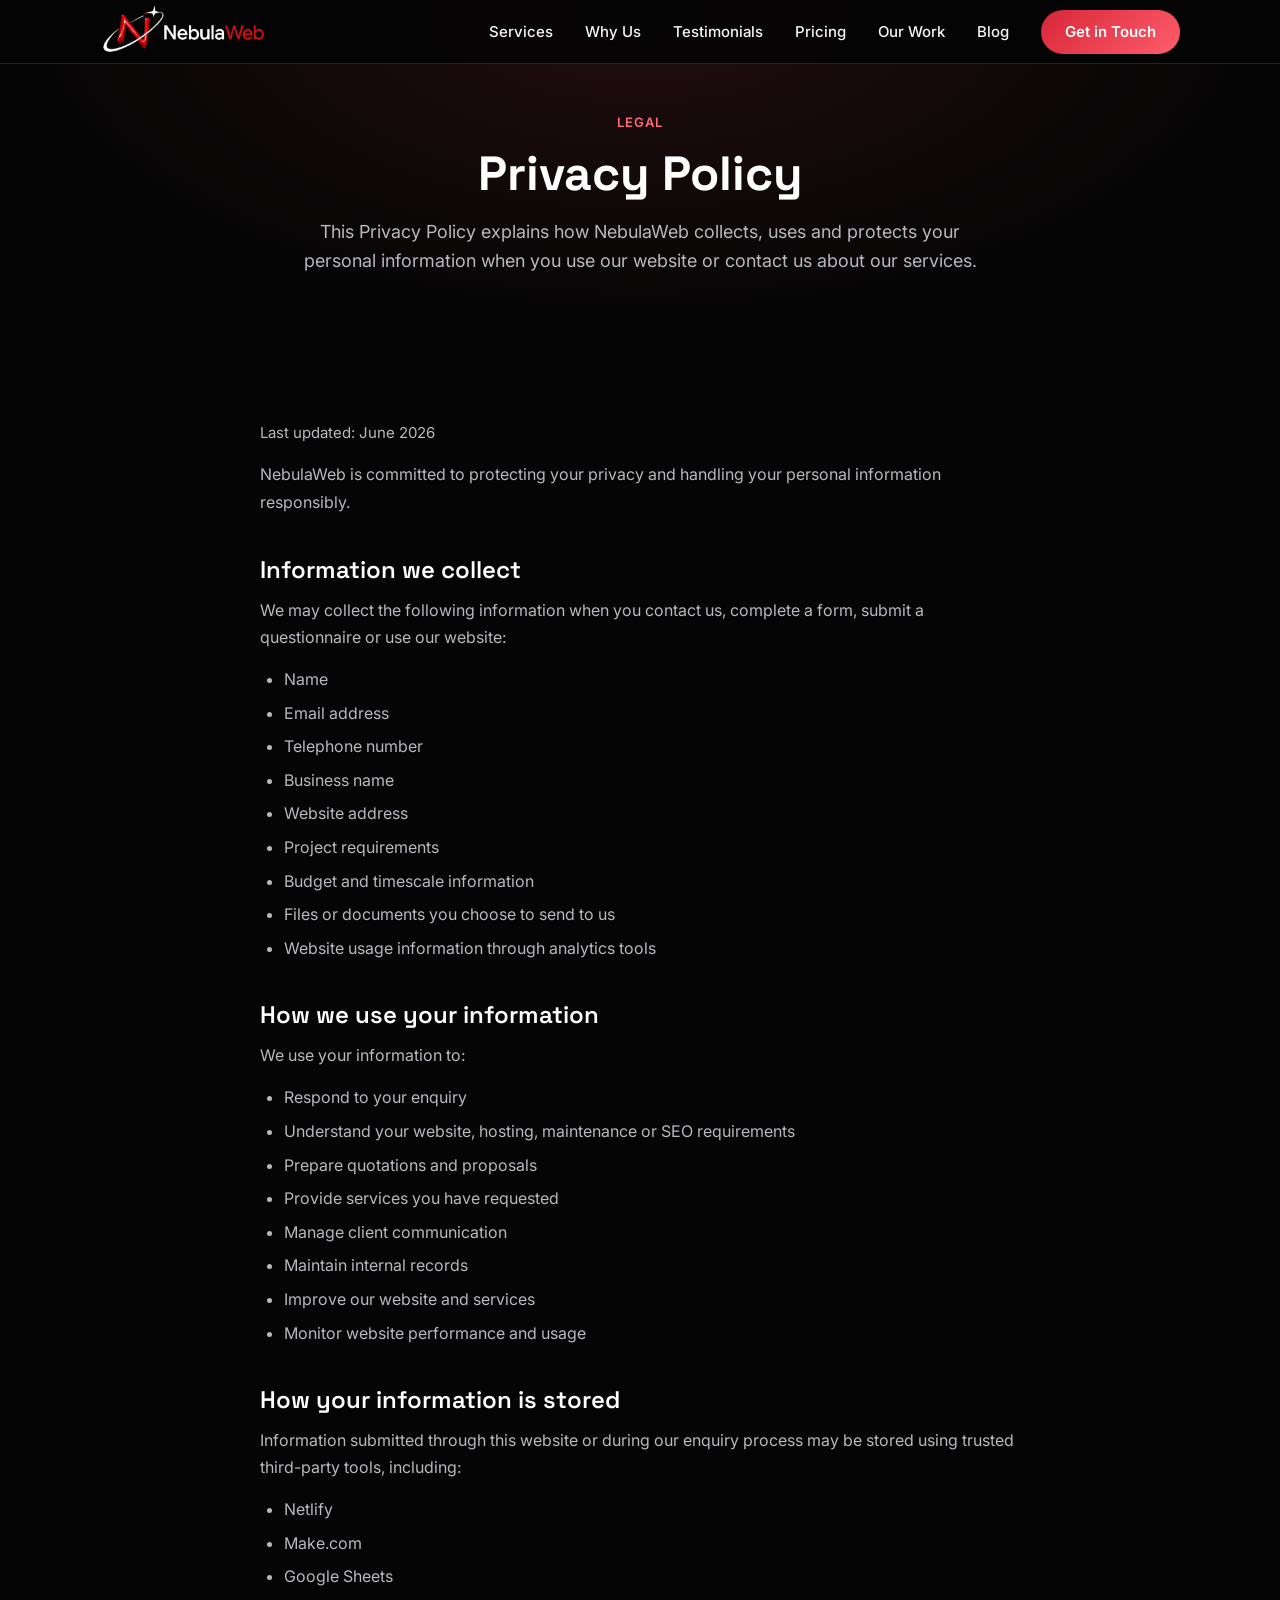
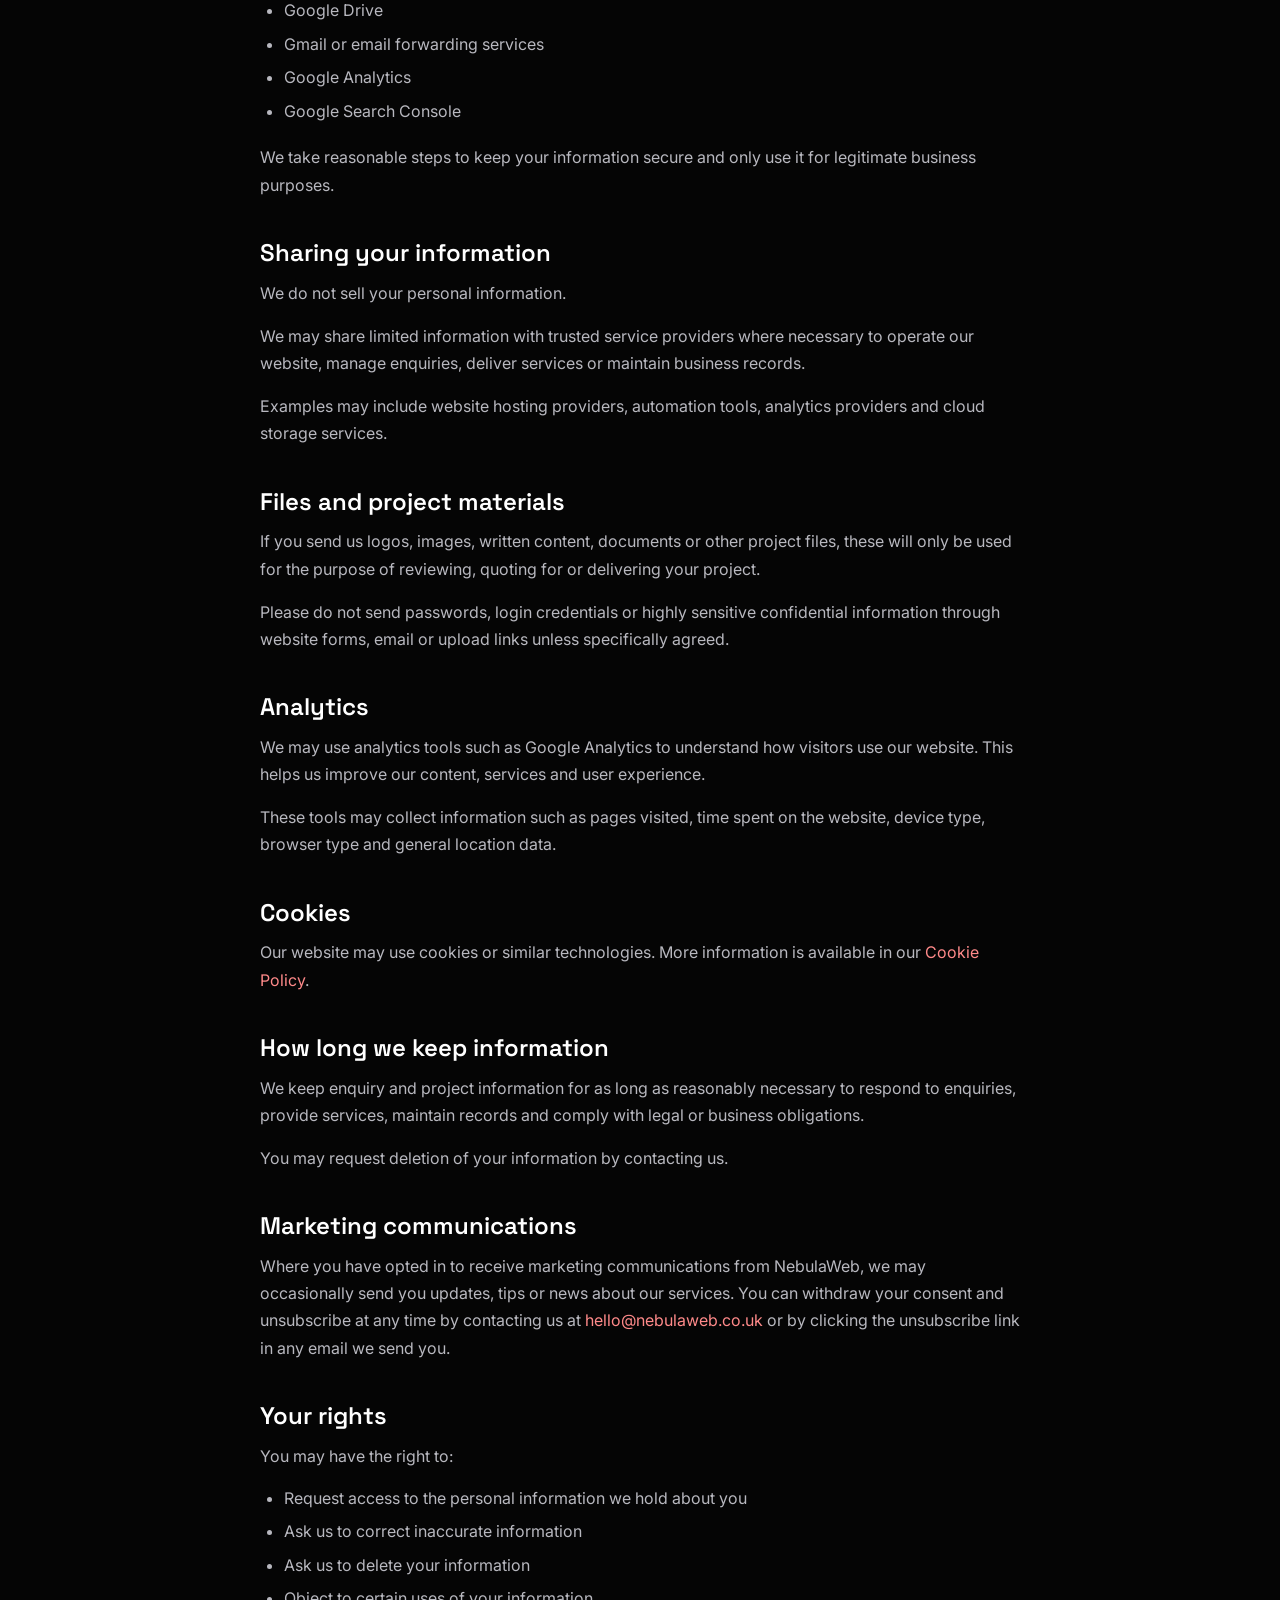
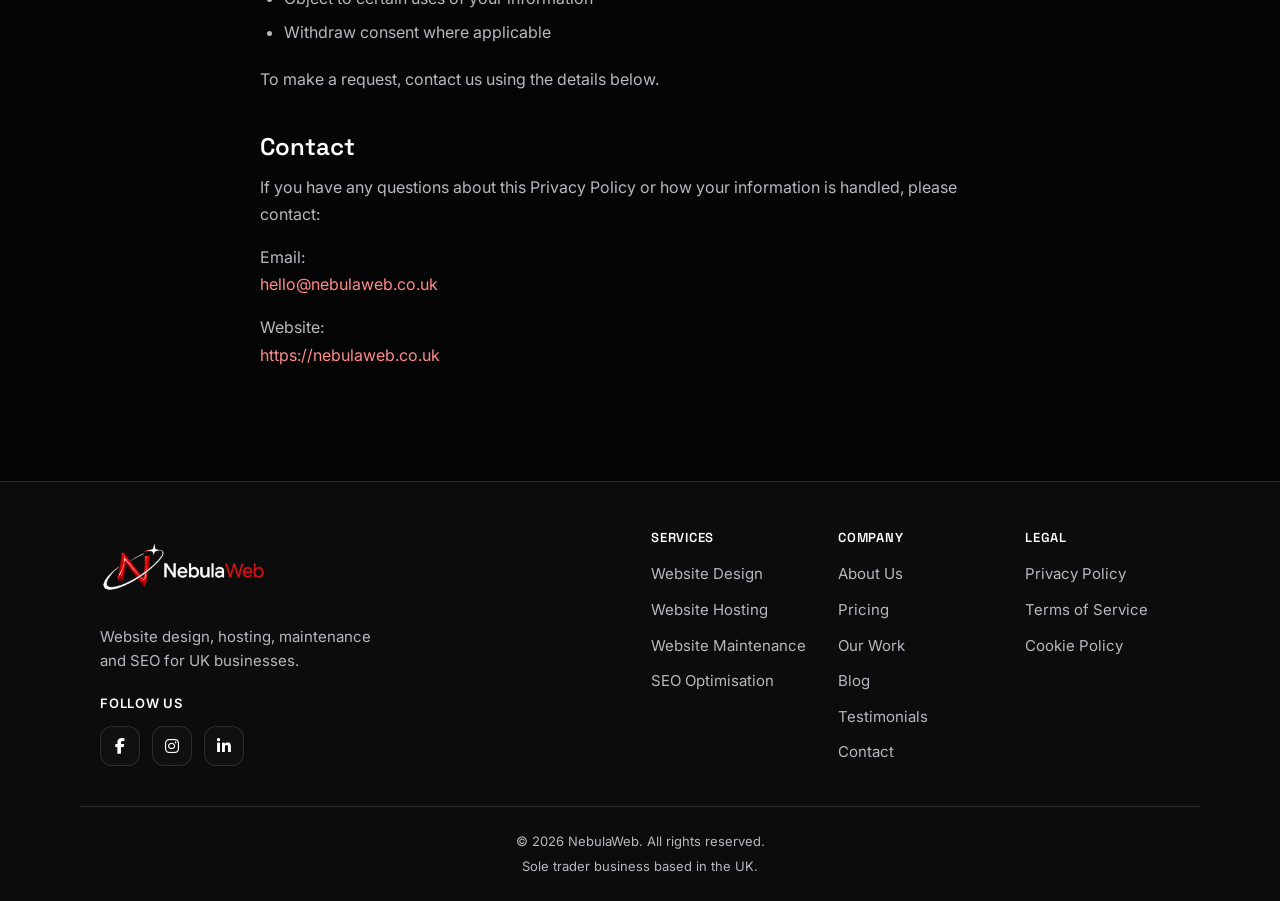
<file: privacy-policy.html>
<!DOCTYPE html>
<html lang="en-GB">
<head>
  <meta charset="UTF-8">
  <meta name="viewport" content="width=device-width, initial-scale=1.0">
  <meta name="description" content="Read NebulaWeb's privacy policy to learn how we collect, use, store and protect your personal information when you contact us or use our website and services.">
  <title>Privacy Policy | NebulaWeb</title>
  <link rel="canonical" href="https://nebulaweb.co.uk/privacy-policy.html">
  <meta property="og:type" content="website">
  <meta property="og:site_name" content="NebulaWeb">
  <meta property="og:title" content="Privacy Policy | NebulaWeb">
  <meta property="og:description" content="Read NebulaWeb's privacy policy to learn how we collect, use, store and protect your personal information when you contact us or use our website and services.">
  <meta property="og:url" content="https://nebulaweb.co.uk/privacy-policy.html">
  <meta property="og:image" content="https://nebulaweb.co.uk/images/favicon-512x512.png">
  <meta property="og:locale" content="en_GB">
  <meta name="twitter:card" content="summary">
  <meta name="twitter:title" content="Privacy Policy | NebulaWeb">
  <meta name="twitter:description" content="Read NebulaWeb's privacy policy to learn how we collect, use, store and protect your personal information when you contact us or use our website and services.">
  <meta name="twitter:image" content="https://nebulaweb.co.uk/images/favicon-512x512.png">
  <link rel="icon" type="image/png" sizes="32x32" href="images/favicon-32x32.png">
  <link rel="icon" type="image/png" sizes="16x16" href="images/favicon-16x16.png">
  <link rel="icon" type="image/png" sizes="512x512" href="images/favicon-512x512.png">
  <link rel="icon" type="image/png" href="images/favicon.png">
  <link rel="preconnect" href="https://fonts.googleapis.com">
  <link rel="preconnect" href="https://fonts.gstatic.com" crossorigin>
  <link href="https://fonts.googleapis.com/css2?family=Inter:wght@400;500;600;700&family=Space+Grotesk:wght@500;600;700&display=swap" rel="stylesheet">
  <style>
    :root {
      --color-bg:        #050505;
      --color-bg-alt:    #0c0c0d;
      --color-surface:   #151518;
      --color-surface-2: #1d1d22;
      --color-border:    rgba(255, 255, 255, 0.12);
      --color-text:      #f5f5f7;
      --color-text-muted:#b8b8bf;
      --color-heading:   #ffffff;
      --color-primary:   #d72638;
      --color-primary-l: #ff6b79;
      --color-accent:    #ff4d5a;
      --color-accent-l:  #ff8a8a;
      --gradient-brand:  linear-gradient(135deg, #d72638 0%, #ff5d6c 100%);
      --gradient-glow:   radial-gradient(ellipse at 50% 0%, rgba(255, 77, 90, 0.12) 0%, transparent 70%);
      --font-body:   'Inter', system-ui, -apple-system, sans-serif;
      --font-display:'Space Grotesk', system-ui, sans-serif;
      --radius-sm:  6px;
      --radius-md:  12px;
      --radius-lg:  20px;
      --radius-full:9999px;
      --shadow-sm:  0 1px 3px rgba(0, 0, 0, 0.35);
      --shadow-md:  0 4px 24px rgba(0, 0, 0, 0.45);
      --shadow-lg:  0 8px 40px rgba(0, 0, 0, 0.55);
      --shadow-glow:0 0 40px rgba(255, 77, 90, 0.18);
      --header-h:   64px;
      --transition: 0.25s ease;
      --container:  1120px;
    }
    *, *::before, *::after { box-sizing: border-box; margin: 0; padding: 0; }
    html { scroll-behavior: smooth; scroll-padding-top: var(--header-h); }
    body {
      font-family: var(--font-body);
      font-size: 1rem;
      line-height: 1.6;
      color: var(--color-text);
      background-color: var(--color-bg);
      -webkit-font-smoothing: antialiased;
      overflow-x: hidden;
    }
    img, svg { display: block; max-width: 100%; }
    a { color: var(--color-accent-l); text-decoration: none; transition: color var(--transition); }
    a:hover { color: var(--color-accent); }
    ul { list-style: none; }
    h1, h2, h3 { font-family: var(--font-display); color: var(--color-heading); line-height: 1.2; }
    .container { width: 100%; max-width: var(--container); margin-inline: auto; padding-inline: 1.25rem; }
    .text-gradient {
      background: var(--gradient-brand);
      -webkit-background-clip: text;
      -webkit-text-fill-color: transparent;
      background-clip: text;
    }
    .section__eyebrow {
      font-size: 0.8125rem;
      font-weight: 600;
      letter-spacing: 0.08em;
      text-transform: uppercase;
      color: var(--color-primary-l);
      margin-bottom: 0.75rem;
    }
    .btn {
      display: inline-flex;
      align-items: center;
      justify-content: center;
      gap: 0.5rem;
      padding: 0.8125rem 1.75rem;
      font-family: var(--font-body);
      font-size: 0.9375rem;
      font-weight: 600;
      border-radius: var(--radius-full);
      border: 2px solid transparent;
      cursor: pointer;
      transition: background var(--transition), color var(--transition),
                  border-color var(--transition), transform var(--transition),
                  box-shadow var(--transition);
      text-decoration: none;
      white-space: nowrap;
    }
    .btn--primary {
      background: var(--gradient-brand);
      color: #fff;
      box-shadow: var(--shadow-glow);
    }
    .btn--primary:hover {
      color: #fff;
      transform: translateY(-2px);
      box-shadow: 0 0 60px rgba(255, 77, 90, 0.28);
    }
    .btn--ghost {
      background: transparent;
      color: var(--color-text);
      border-color: var(--color-border);
    }
    .btn--ghost:hover {
      color: var(--color-heading);
      border-color: rgba(255, 255, 255, 0.2);
      background: rgba(255, 255, 255, 0.04);
    }
    .btn--secondary {
      background: transparent;
      color: var(--color-text-muted);
      border-color: rgba(255, 255, 255, 0.08);
      font-weight: 500;
      padding: 0.75rem 1.5rem;
      box-shadow: none;
    }
    .btn--secondary:hover {
      color: var(--color-text);
      border-color: rgba(255, 255, 255, 0.16);
      background: rgba(255, 255, 255, 0.03);
      transform: none;
      box-shadow: none;
    }
    .header {
      position: fixed;
      top: 0;
      left: 0;
      right: 0;
      z-index: 1000;
      height: var(--header-h);
      background: rgba(5, 5, 5, 0.92);
      backdrop-filter: blur(12px);
      -webkit-backdrop-filter: blur(12px);
      border-bottom: 1px solid var(--color-border);
      transition: background var(--transition), box-shadow var(--transition);
    }
    .header--scrolled, .header--menu-open {
      background: rgba(5, 5, 5, 0.98);
      box-shadow: var(--shadow-md);
    }
    .nav { display: flex; align-items: center; justify-content: space-between; height: 100%; }
    .nav__logo {
      display: flex;
      align-items: center;
      gap: 0.5rem;
      font-family: var(--font-display);
      font-size: 1.25rem;
      font-weight: 700;
      color: var(--color-heading);
      text-decoration: none;
    }
    .nav__logo:hover { color: var(--color-heading); }
    .nav__logo-img { display: block; height: 80px; width: auto; }
    @media (max-width: 768px) { .nav__logo-img { height: 70px; } }
    .nav__toggle {
      display: flex;
      flex-direction: column;
      justify-content: center;
      gap: 5px;
      width: 40px;
      height: 40px;
      background: none;
      border: none;
      cursor: pointer;
      padding: 6px;
      z-index: 1001;
    }
    .nav__toggle-bar {
      display: block;
      width: 100%;
      height: 2px;
      background: var(--color-heading);
      border-radius: 2px;
      transition: transform var(--transition), opacity var(--transition);
    }
    .nav__toggle[aria-expanded="true"] .nav__toggle-bar:nth-child(1) { transform: translateY(7px) rotate(45deg); }
    .nav__toggle[aria-expanded="true"] .nav__toggle-bar:nth-child(2) { opacity: 0; }
    .nav__toggle[aria-expanded="true"] .nav__toggle-bar:nth-child(3) { transform: translateY(-7px) rotate(-45deg); }
    .nav__menu {
      position: fixed;
      top: var(--header-h);
      left: 0;
      right: 0;
      z-index: 999;
      display: flex;
      flex-direction: column;
      align-items: stretch;
      gap: 0;
      margin: 0;
      padding: 0;
      max-height: 0;
      opacity: 0;
      visibility: hidden;
      overflow: hidden;
      background: var(--color-bg-alt);
      border-bottom: 1px solid transparent;
      box-shadow: none;
      transition: max-height 0.35s ease, opacity 0.25s ease, visibility 0.35s ease, border-color 0.25s ease, box-shadow 0.25s ease;
    }
    .nav__menu--open {
      max-height: calc(100vh - var(--header-h));
      opacity: 1;
      visibility: visible;
      border-bottom-color: var(--color-border);
      box-shadow: var(--shadow-md);
    }
    .nav__menu li { width: 100%; border-bottom: 1px solid var(--color-border); }
    .nav__menu li:last-child { border-bottom: none; padding: 0.75rem 1.25rem 1rem; }
    .nav__link {
      display: block;
      width: 100%;
      padding: 0.875rem 1.25rem;
      font-size: 1rem;
      font-weight: 500;
      color: var(--color-text);
      text-decoration: none;
      transition: color var(--transition), background var(--transition);
    }
    .nav__link:hover { color: var(--color-heading); background: rgba(255, 255, 255, 0.04); }
    .nav__link--active { color: var(--color-primary-l); }
    .nav__link--cta {
      display: block;
      width: 100%;
      padding: 0.75rem 1.5rem;
      text-align: center;
      background: var(--gradient-brand);
      color: #fff !important;
      border-radius: var(--radius-full);
      font-weight: 600;
    }
    .nav__link--cta:hover { color: #fff !important; background: var(--gradient-brand); box-shadow: var(--shadow-glow); }
    .page-hero {
      position: relative;
      padding-block: calc(var(--header-h) + 3rem) 3rem;
      overflow: hidden;
    }
    .page-hero__bg { position: absolute; inset: 0; background: var(--gradient-glow); pointer-events: none; }
    .page-hero__content {
      position: relative;
      z-index: 1;
      text-align: center;
      max-width: 720px;
      margin-inline: auto;
    }
    .page-hero__title { font-size: clamp(2rem, 6vw, 3rem); font-weight: 700; margin-bottom: 1rem; }
    .page-hero__subtitle { font-size: clamp(1rem, 2.5vw, 1.125rem); color: var(--color-text-muted); }
    .page-hero__content .btn { margin-top: 1.5rem; }
    .questionnaire-reassurance {
      font-size: 0.9375rem;
      color: var(--color-text-muted);
      max-width: 520px;
      margin-inline: auto;
      margin-top: 1rem;
      line-height: 1.6;
    }
    .questionnaire-complete-later { display: inline-flex; margin-top: 1rem; }
    @media (min-width: 768px) {
      .nav__toggle { display: none; }
      .nav__menu {
        position: static;
        flex-direction: row;
        align-items: center;
        gap: 2rem;
        max-height: none;
        opacity: 1;
        visibility: visible;
        overflow: visible;
        background: none;
        border-bottom: none;
        box-shadow: none;
      }
      .nav__menu li { width: auto; border-bottom: none; }
      .nav__menu li:last-child { padding: 0; }
      .nav__link { display: inline; width: auto; padding: 0; font-size: 0.9375rem; }
      .nav__link:hover { color: var(--color-heading); background: none; }
      .nav__link--cta { display: inline-flex; width: auto; padding: 0.625rem 1.5rem; text-align: center; }
      .nav__link--cta:hover { background: var(--gradient-brand); }
    }
  </style>
  <link rel="stylesheet" href="style.css" media="print" onload="this.media='all'">
  <noscript><link rel="stylesheet" href="style.css"></noscript>
  <link rel="preload" href="https://cdnjs.cloudflare.com/ajax/libs/font-awesome/6.7.2/css/all.min.css" as="style" onload="this.onload=null;this.rel='stylesheet'" crossorigin="anonymous" referrerpolicy="no-referrer">
  <noscript><link rel="stylesheet" href="https://cdnjs.cloudflare.com/ajax/libs/font-awesome/6.7.2/css/all.min.css" crossorigin="anonymous" referrerpolicy="no-referrer"></noscript>

  <!-- Google tag (gtag.js) -->
  <script async src="https://www.googletagmanager.com/gtag/js?id=G-Z7PY0EXVFC"></script>
  <script>
    window.dataLayer = window.dataLayer || [];
    function gtag(){dataLayer.push(arguments);}
    gtag('js', new Date());

    gtag('config', 'G-Z7PY0EXVFC');
  </script>

  <!-- Microsoft Clarity -->
  <script type="text/javascript">
    (function(c,l,a,r,i,t,y){
        c[a]=c[a]||function(){(c[a].q=c[a].q||[]).push(arguments)};
        t=l.createElement(r);t.async=1;t.src="https://www.clarity.ms/tag/"+i;
        y=l.getElementsByTagName(r)[0];y.parentNode.insertBefore(t,y);
    })(window, document, "clarity", "script", "x73lurkutm");
  </script>
  <meta name="google-site-verification" content="tG1JjbxoIbm_YB-1inh_eYr94Ke8U_bTeLJ-6Kw5o_8" />
</head>
<body>

  <!-- Navigation -->
  <header class="header" id="header">
    <nav class="nav container" aria-label="Main navigation">
      <a href="index.html" class="nav__logo">
        <picture>
        <source srcset="images/logo.webp" type="image/webp">
        <img src="images/logo.png" alt="NebulaWeb" class="nav__logo-img" width="1058" height="508">
      </picture>
      </a>

      <button class="nav__toggle" id="nav-toggle" aria-label="Open menu" aria-expanded="false" aria-controls="nav-menu">
        <span class="nav__toggle-bar"></span>
        <span class="nav__toggle-bar"></span>
        <span class="nav__toggle-bar"></span>
      </button>

      <ul class="nav__menu" id="nav-menu">
        <li><a href="index.html#services" class="nav__link">Services</a></li>
        <li><a href="index.html#why-us" class="nav__link">Why Us</a></li>
        <li><a href="index.html#testimonials" class="nav__link">Testimonials</a></li>
        <li><a href="pricing.html" class="nav__link">Pricing</a></li>
        <li><a href="portfolio.html" class="nav__link">Our Work</a></li>
        <li><a href="blog.html" class="nav__link">Blog</a></li>
        <li><a href="index.html#contact" class="nav__link nav__link--cta">Get in Touch</a></li>
      </ul>
    </nav>
  </header>

  <main>

    <section class="page-hero" id="privacy-hero">
      <div class="page-hero__bg" aria-hidden="true"></div>
      <div class="container page-hero__content">
        <p class="section__eyebrow">Legal</p>
        <h1 class="page-hero__title">Privacy Policy</h1>
        <p class="page-hero__subtitle">This Privacy Policy explains how NebulaWeb collects, uses and protects your personal information when you use our website or contact us about our services.</p>
      </div>
    </section>

    <section class="section legal-content">
      <div class="container legal-content__inner">
        <p class="legal-content__meta">Last updated: June 2026</p>

        <p>NebulaWeb is committed to protecting your privacy and handling your personal information responsibly.</p>

        <h2>Information we collect</h2>
        <p>We may collect the following information when you contact us, complete a form, submit a questionnaire or use our website:</p>
        <ul>
          <li>Name</li>
          <li>Email address</li>
          <li>Telephone number</li>
          <li>Business name</li>
          <li>Website address</li>
          <li>Project requirements</li>
          <li>Budget and timescale information</li>
          <li>Files or documents you choose to send to us</li>
          <li>Website usage information through analytics tools</li>
        </ul>

        <h2>How we use your information</h2>
        <p>We use your information to:</p>
        <ul>
          <li>Respond to your enquiry</li>
          <li>Understand your website, hosting, maintenance or SEO requirements</li>
          <li>Prepare quotations and proposals</li>
          <li>Provide services you have requested</li>
          <li>Manage client communication</li>
          <li>Maintain internal records</li>
          <li>Improve our website and services</li>
          <li>Monitor website performance and usage</li>
        </ul>

        <h2>How your information is stored</h2>
        <p>Information submitted through this website or during our enquiry process may be stored using trusted third-party tools, including:</p>
        <ul>
          <li>Netlify</li>
          <li>Make.com</li>
          <li>Google Sheets</li>
          <li>Google Drive</li>
          <li>Gmail or email forwarding services</li>
          <li>Google Analytics</li>
          <li>Google Search Console</li>
        </ul>
        <p>We take reasonable steps to keep your information secure and only use it for legitimate business purposes.</p>

        <h2>Sharing your information</h2>
        <p>We do not sell your personal information.</p>
        <p>We may share limited information with trusted service providers where necessary to operate our website, manage enquiries, deliver services or maintain business records.</p>
        <p>Examples may include website hosting providers, automation tools, analytics providers and cloud storage services.</p>

        <h2>Files and project materials</h2>
        <p>If you send us logos, images, written content, documents or other project files, these will only be used for the purpose of reviewing, quoting for or delivering your project.</p>
        <p>Please do not send passwords, login credentials or highly sensitive confidential information through website forms, email or upload links unless specifically agreed.</p>

        <h2>Analytics</h2>
        <p>We may use analytics tools such as Google Analytics to understand how visitors use our website. This helps us improve our content, services and user experience.</p>
        <p>These tools may collect information such as pages visited, time spent on the website, device type, browser type and general location data.</p>

        <h2>Cookies</h2>
        <p>Our website may use cookies or similar technologies. More information is available in our <a href="cookie-policy.html">Cookie Policy</a>.</p>

        <h2>How long we keep information</h2>
        <p>We keep enquiry and project information for as long as reasonably necessary to respond to enquiries, provide services, maintain records and comply with legal or business obligations.</p>
        <p>You may request deletion of your information by contacting us.</p>

        <h2>Marketing communications</h2>
        <p>Where you have opted in to receive marketing communications from NebulaWeb, we may occasionally send you updates, tips or news about our services. You can withdraw your consent and unsubscribe at any time by contacting us at <a href="mailto:hello@nebulaweb.co.uk">hello@nebulaweb.co.uk</a> or by clicking the unsubscribe link in any email we send you.</p>

        <h2>Your rights</h2>
        <p>You may have the right to:</p>
        <ul>
          <li>Request access to the personal information we hold about you</li>
          <li>Ask us to correct inaccurate information</li>
          <li>Ask us to delete your information</li>
          <li>Object to certain uses of your information</li>
          <li>Withdraw consent where applicable</li>
        </ul>
        <p>To make a request, contact us using the details below.</p>

        <h2>Contact</h2>
        <p>If you have any questions about this Privacy Policy or how your information is handled, please contact:</p>
        <p>Email:<br><a href="mailto:hello@nebulaweb.co.uk">hello@nebulaweb.co.uk</a></p>
        <p>Website:<br><a href="https://nebulaweb.co.uk">https://nebulaweb.co.uk</a></p>
      </div>
    </section>

  </main>

  <!-- Footer -->
  <footer class="footer">
    <div class="container footer__inner">
      <div class="footer__brand">
        <a href="index.html" class="footer__logo">
          <picture>
          <source srcset="images/logo.webp" type="image/webp">
          <img src="images/logo.png" alt="NebulaWeb" class="footer__logo-img" width="1058" height="508" loading="lazy" decoding="async">
        </picture>
        </a>
        <p class="footer__tagline">Website design, hosting, maintenance and SEO for UK businesses.</p>

        <div class="social-links social-links--footer">
          <p class="social-links__label">Follow Us</p>
          <ul class="social-links__list">
            <li>
              <a href="https://www.facebook.com/NebulaWeb" class="social-links__link" target="_blank" rel="noopener noreferrer" aria-label="Follow NebulaWeb on Facebook">
                <i class="fa-brands fa-facebook-f" aria-hidden="true"></i>
              </a>
            </li>
            <li>
              <a href="https://www.instagram.com/nebulawebuk/" class="social-links__link" target="_blank" rel="noopener noreferrer" aria-label="Follow NebulaWeb on Instagram">
                <i class="fa-brands fa-instagram" aria-hidden="true"></i>
              </a>
            </li>
            <li>
              <a href="https://www.linkedin.com/company/nebulawebuk/" class="social-links__link" target="_blank" rel="noopener noreferrer" aria-label="Follow NebulaWeb on LinkedIn">
                <i class="fa-brands fa-linkedin-in" aria-hidden="true"></i>
              </a>
            </li>
          </ul>
        </div>
      </div>

      <nav class="footer__nav" aria-label="Footer navigation">
        <div class="footer__col">
          <h3>Services</h3>
          <ul>
            <li><a href="index.html#services">Website Design</a></li>
            <li><a href="index.html#services">Website Hosting</a></li>
            <li><a href="index.html#services">Website Maintenance</a></li>
            <li><a href="index.html#services">SEO Optimisation</a></li>
          </ul>
        </div>
        <div class="footer__col">
          <h3>Company</h3>
          <ul>
            <li><a href="index.html#about">About Us</a></li>
            <li><a href="pricing.html">Pricing</a></li>
            <li><a href="portfolio.html">Our Work</a></li>
            <li><a href="blog.html">Blog</a></li>
            <li><a href="index.html#testimonials">Testimonials</a></li>
            <li><a href="index.html#contact">Contact</a></li>
          </ul>
        </div>
        <div class="footer__col">
          <h3>Legal</h3>
          <ul>
            <li><a href="privacy-policy.html">Privacy Policy</a></li>
            <li><a href="terms-of-service.html">Terms of Service</a></li>
            <li><a href="cookie-policy.html">Cookie Policy</a></li>
          </ul>
        </div>
      </nav>
    </div>

    <div class="footer__bottom container">
      <p>&copy; 2026 NebulaWeb. All rights reserved.</p>
      <p>Sole trader business based in the UK.</p>
    </div>
  </footer>

  <script src="script.js"></script>
</body>
</html>
</file>
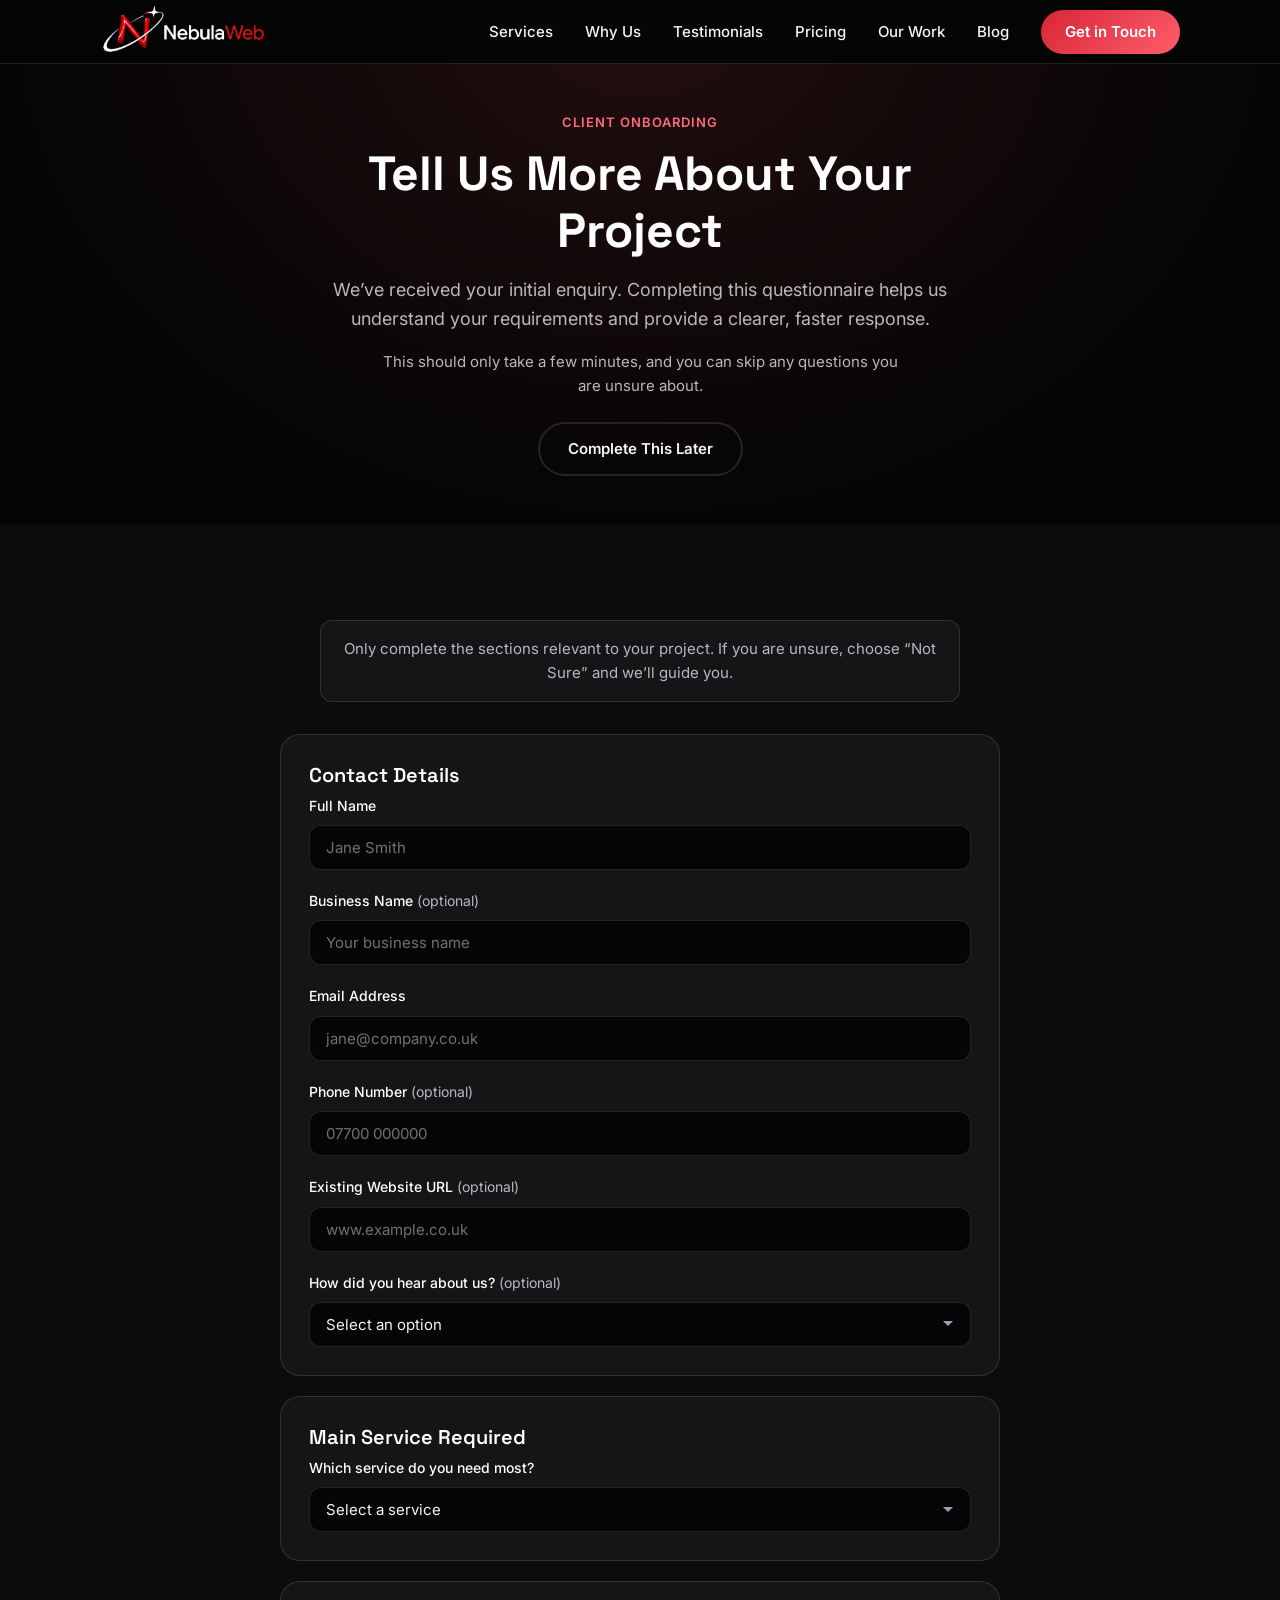
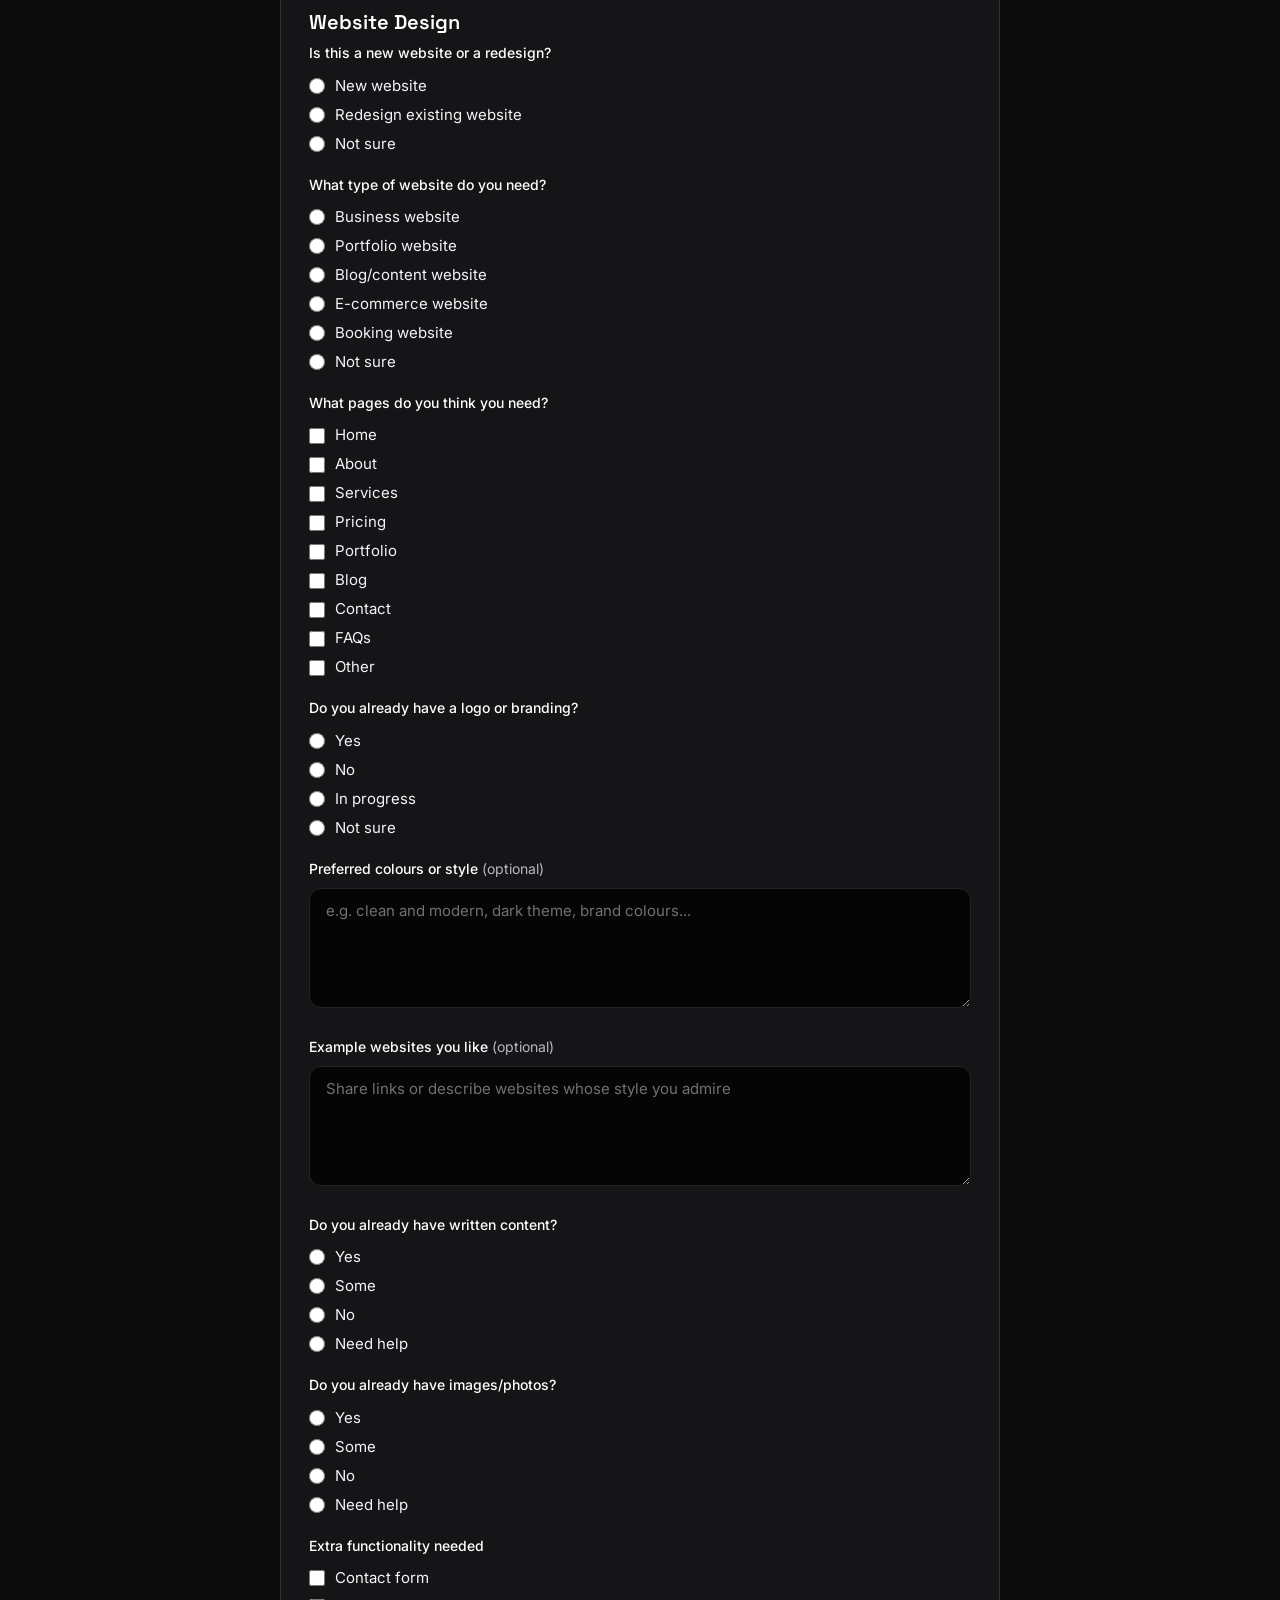
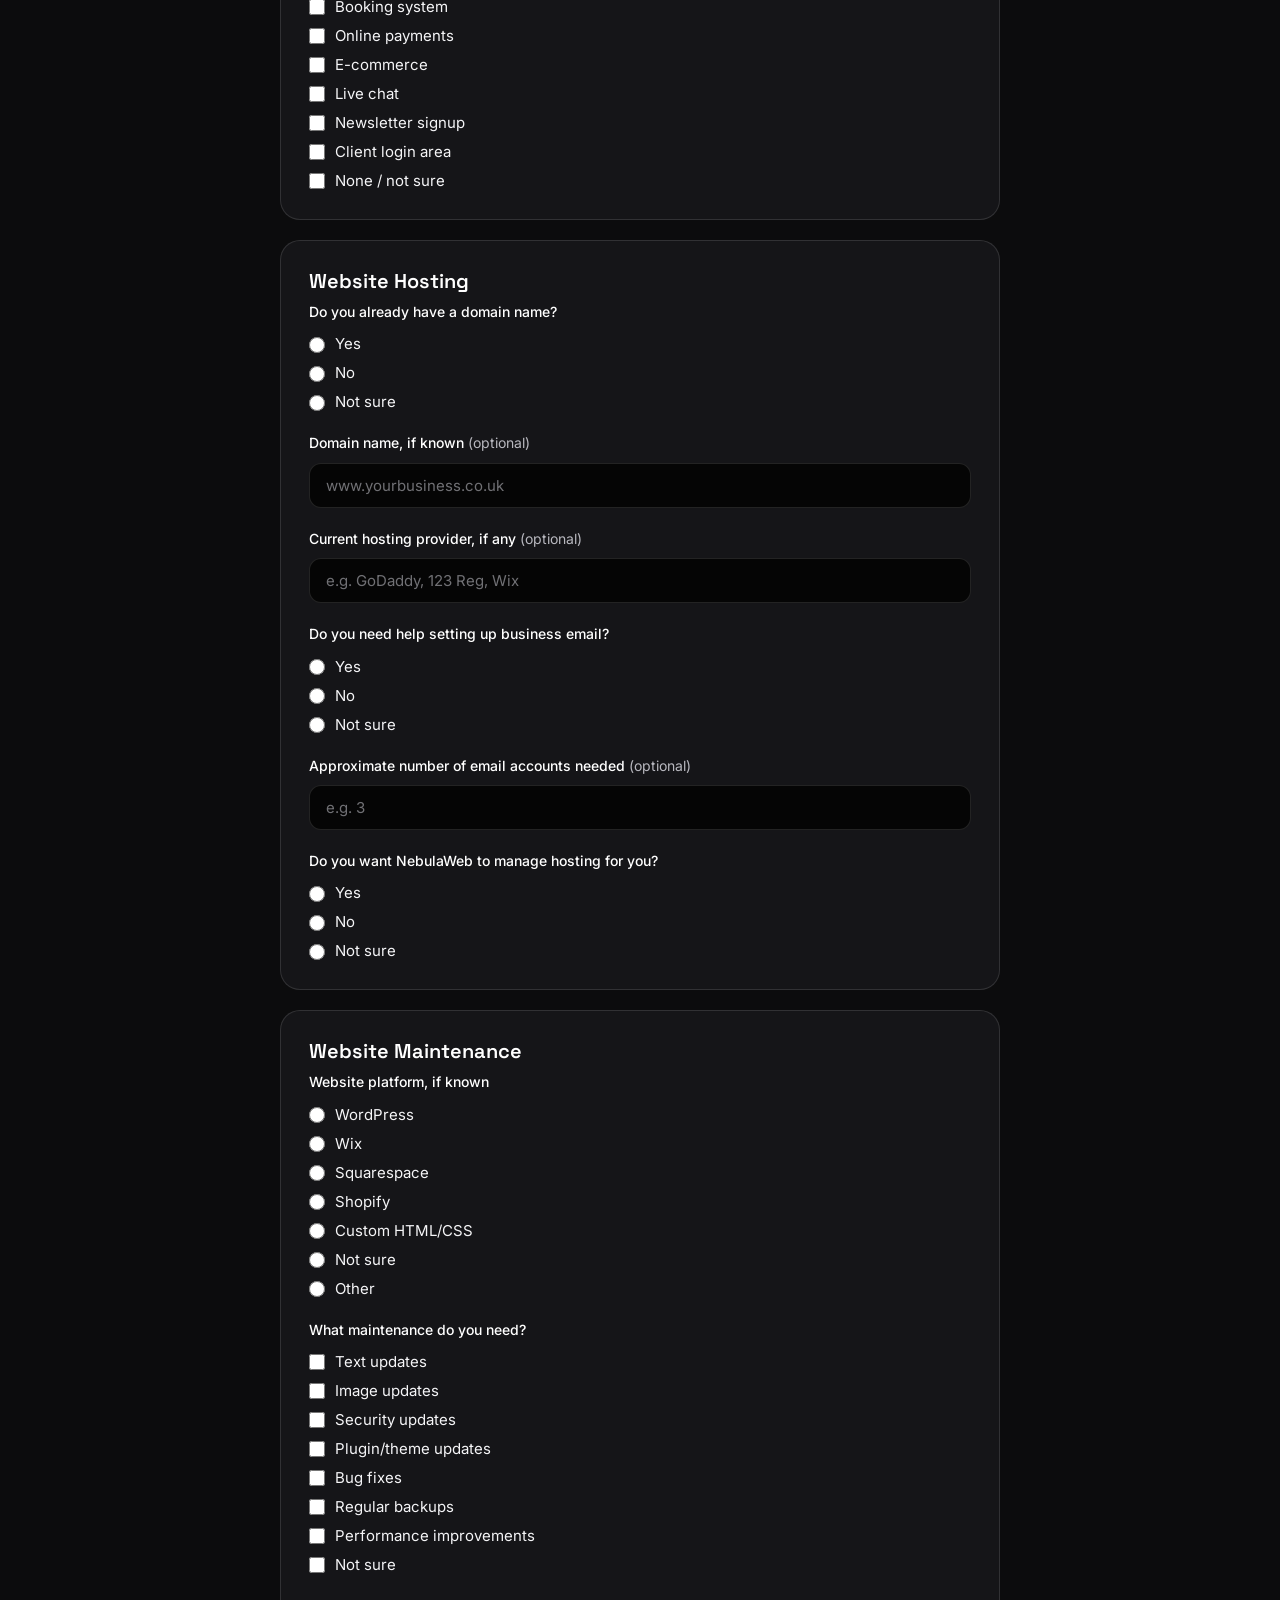
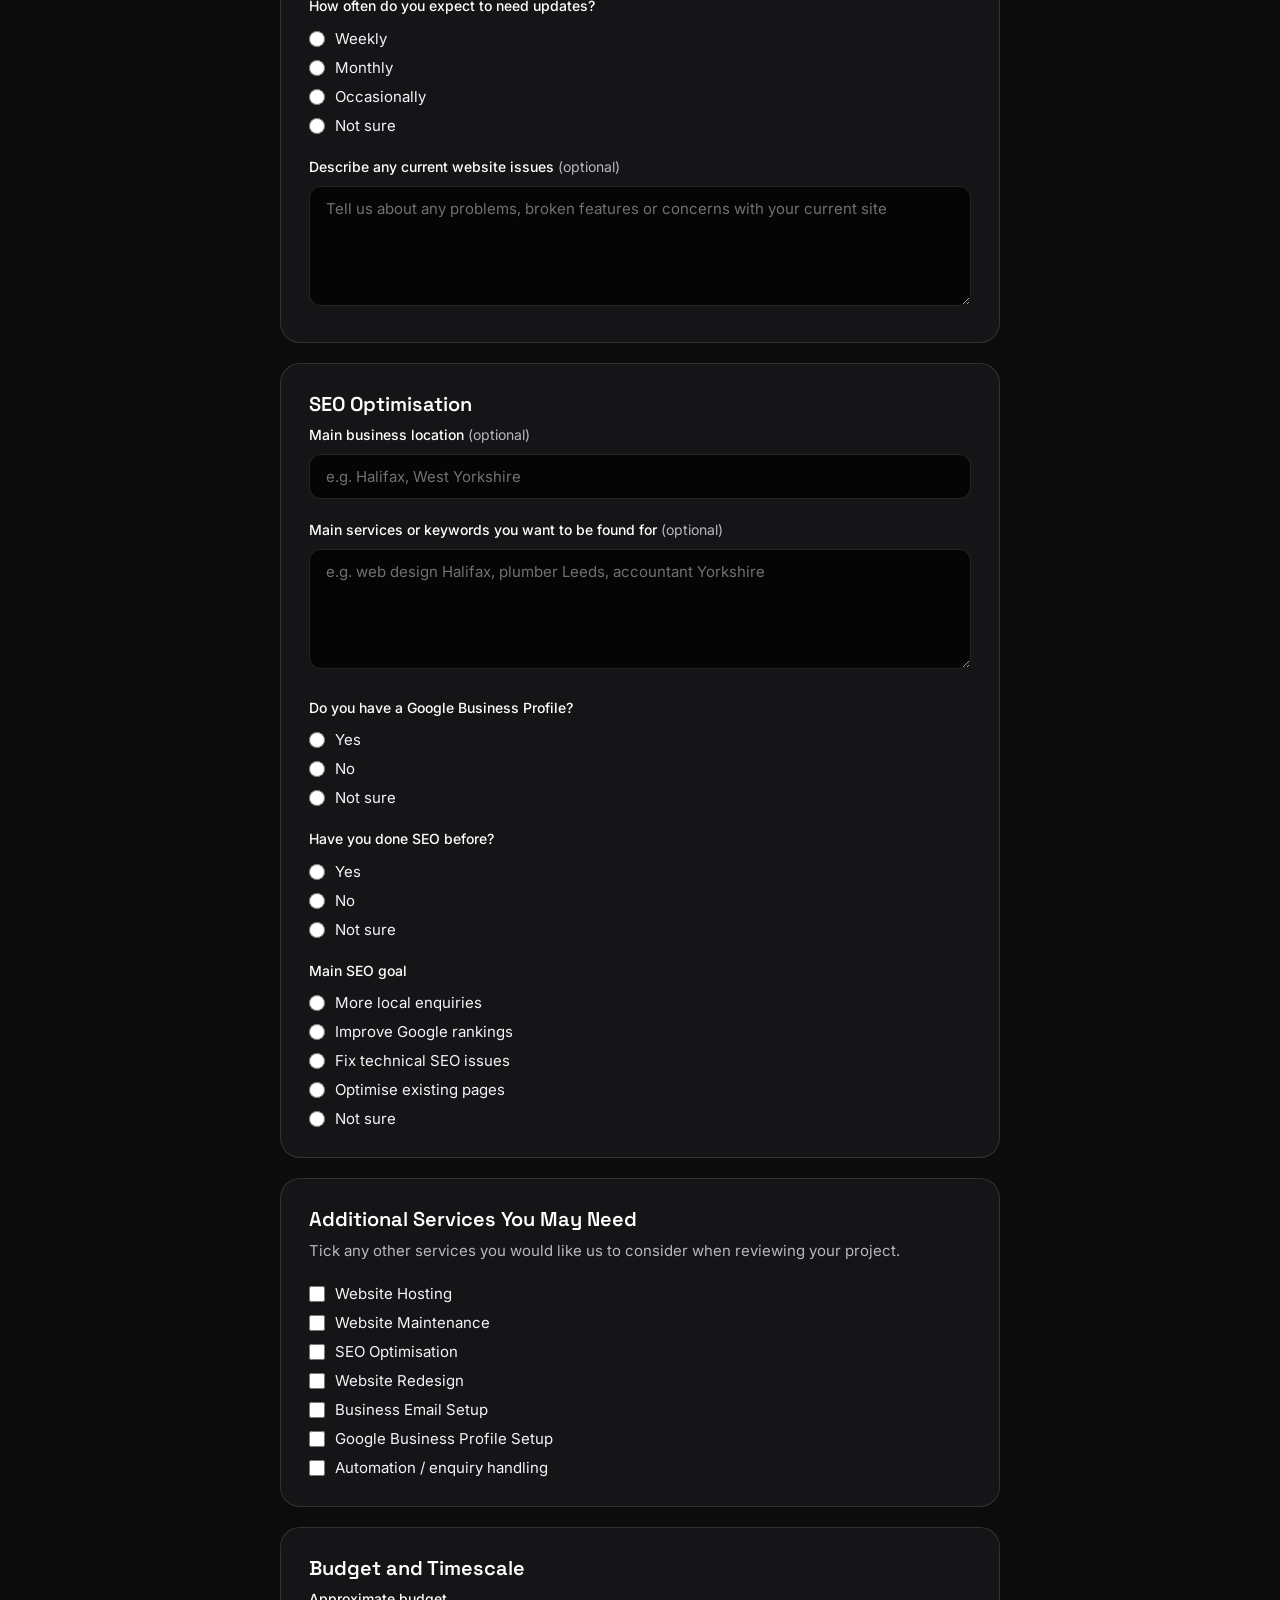
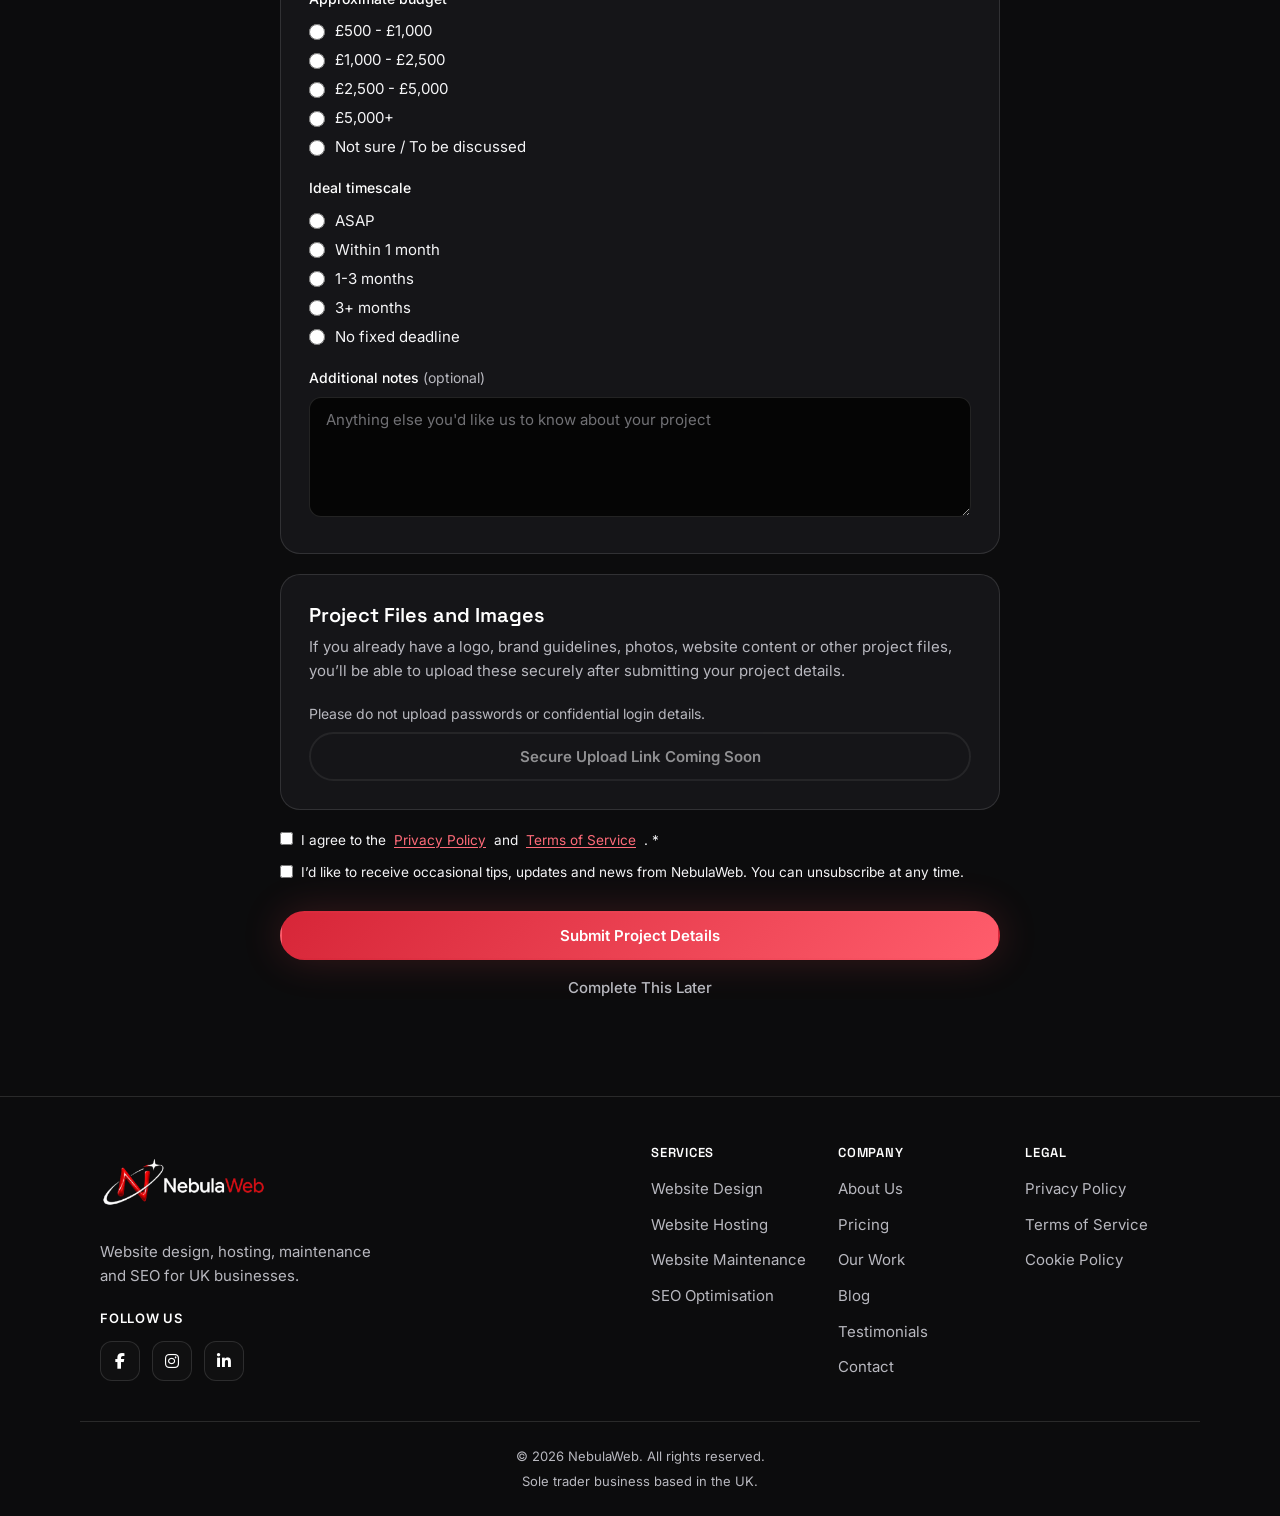
<file: start-project.html>
<!DOCTYPE html>
<html lang="en-GB">
<head>
  <meta charset="UTF-8">
  <meta name="viewport" content="width=device-width, initial-scale=1.0">
  <meta name="description" content="Complete the NebulaWeb project questionnaire with details about your website design, hosting, maintenance or SEO needs. Help us prepare a faster, more accurate quote.">
  <title>Start Your Project | NebulaWeb</title>
  <link rel="canonical" href="https://nebulaweb.co.uk/start-project.html">
  <meta property="og:type" content="website">
  <meta property="og:site_name" content="NebulaWeb">
  <meta property="og:title" content="Start Your Project | NebulaWeb">
  <meta property="og:description" content="Complete the NebulaWeb project questionnaire with details about your website design, hosting, maintenance or SEO needs. Help us prepare a faster, more accurate quote.">
  <meta property="og:url" content="https://nebulaweb.co.uk/start-project.html">
  <meta property="og:image" content="https://nebulaweb.co.uk/images/favicon-512x512.png">
  <meta property="og:locale" content="en_GB">
  <meta name="twitter:card" content="summary">
  <meta name="twitter:title" content="Start Your Project | NebulaWeb">
  <meta name="twitter:description" content="Complete the NebulaWeb project questionnaire with details about your website design, hosting, maintenance or SEO needs. Help us prepare a faster, more accurate quote.">
  <meta name="twitter:image" content="https://nebulaweb.co.uk/images/favicon-512x512.png">
  <link rel="icon" type="image/png" sizes="32x32" href="images/favicon-32x32.png">
  <link rel="icon" type="image/png" sizes="16x16" href="images/favicon-16x16.png">
  <link rel="icon" type="image/png" sizes="512x512" href="images/favicon-512x512.png">
  <link rel="icon" type="image/png" href="images/favicon.png">
  <link rel="preconnect" href="https://fonts.googleapis.com">
  <link rel="preconnect" href="https://fonts.gstatic.com" crossorigin>
  <link href="https://fonts.googleapis.com/css2?family=Inter:wght@400;500;600;700&family=Space+Grotesk:wght@500;600;700&display=swap" rel="stylesheet">
  <style>
    :root {
      --color-bg:        #050505;
      --color-bg-alt:    #0c0c0d;
      --color-surface:   #151518;
      --color-surface-2: #1d1d22;
      --color-border:    rgba(255, 255, 255, 0.12);
      --color-text:      #f5f5f7;
      --color-text-muted:#b8b8bf;
      --color-heading:   #ffffff;
      --color-primary:   #d72638;
      --color-primary-l: #ff6b79;
      --color-accent:    #ff4d5a;
      --color-accent-l:  #ff8a8a;
      --gradient-brand:  linear-gradient(135deg, #d72638 0%, #ff5d6c 100%);
      --gradient-glow:   radial-gradient(ellipse at 50% 0%, rgba(255, 77, 90, 0.12) 0%, transparent 70%);
      --font-body:   'Inter', system-ui, -apple-system, sans-serif;
      --font-display:'Space Grotesk', system-ui, sans-serif;
      --radius-sm:  6px;
      --radius-md:  12px;
      --radius-lg:  20px;
      --radius-full:9999px;
      --shadow-sm:  0 1px 3px rgba(0, 0, 0, 0.35);
      --shadow-md:  0 4px 24px rgba(0, 0, 0, 0.45);
      --shadow-lg:  0 8px 40px rgba(0, 0, 0, 0.55);
      --shadow-glow:0 0 40px rgba(255, 77, 90, 0.18);
      --header-h:   64px;
      --transition: 0.25s ease;
      --container:  1120px;
    }
    *, *::before, *::after { box-sizing: border-box; margin: 0; padding: 0; }
    html { scroll-behavior: smooth; scroll-padding-top: var(--header-h); }
    body {
      font-family: var(--font-body);
      font-size: 1rem;
      line-height: 1.6;
      color: var(--color-text);
      background-color: var(--color-bg);
      -webkit-font-smoothing: antialiased;
      overflow-x: hidden;
    }
    img, svg { display: block; max-width: 100%; }
    a { color: var(--color-accent-l); text-decoration: none; transition: color var(--transition); }
    a:hover { color: var(--color-accent); }
    ul { list-style: none; }
    h1, h2, h3 { font-family: var(--font-display); color: var(--color-heading); line-height: 1.2; }
    .container { width: 100%; max-width: var(--container); margin-inline: auto; padding-inline: 1.25rem; }
    .text-gradient {
      background: var(--gradient-brand);
      -webkit-background-clip: text;
      -webkit-text-fill-color: transparent;
      background-clip: text;
    }
    .section__eyebrow {
      font-size: 0.8125rem;
      font-weight: 600;
      letter-spacing: 0.08em;
      text-transform: uppercase;
      color: var(--color-primary-l);
      margin-bottom: 0.75rem;
    }
    .btn {
      display: inline-flex;
      align-items: center;
      justify-content: center;
      gap: 0.5rem;
      padding: 0.8125rem 1.75rem;
      font-family: var(--font-body);
      font-size: 0.9375rem;
      font-weight: 600;
      border-radius: var(--radius-full);
      border: 2px solid transparent;
      cursor: pointer;
      transition: background var(--transition), color var(--transition),
                  border-color var(--transition), transform var(--transition),
                  box-shadow var(--transition);
      text-decoration: none;
      white-space: nowrap;
    }
    .btn--primary {
      background: var(--gradient-brand);
      color: #fff;
      box-shadow: var(--shadow-glow);
    }
    .btn--primary:hover {
      color: #fff;
      transform: translateY(-2px);
      box-shadow: 0 0 60px rgba(255, 77, 90, 0.28);
    }
    .btn--ghost {
      background: transparent;
      color: var(--color-text);
      border-color: var(--color-border);
    }
    .btn--ghost:hover {
      color: var(--color-heading);
      border-color: rgba(255, 255, 255, 0.2);
      background: rgba(255, 255, 255, 0.04);
    }
    .btn--secondary {
      background: transparent;
      color: var(--color-text-muted);
      border-color: rgba(255, 255, 255, 0.08);
      font-weight: 500;
      padding: 0.75rem 1.5rem;
      box-shadow: none;
    }
    .btn--secondary:hover {
      color: var(--color-text);
      border-color: rgba(255, 255, 255, 0.16);
      background: rgba(255, 255, 255, 0.03);
      transform: none;
      box-shadow: none;
    }
    .header {
      position: fixed;
      top: 0;
      left: 0;
      right: 0;
      z-index: 1000;
      height: var(--header-h);
      background: rgba(5, 5, 5, 0.92);
      backdrop-filter: blur(12px);
      -webkit-backdrop-filter: blur(12px);
      border-bottom: 1px solid var(--color-border);
      transition: background var(--transition), box-shadow var(--transition);
    }
    .header--scrolled, .header--menu-open {
      background: rgba(5, 5, 5, 0.98);
      box-shadow: var(--shadow-md);
    }
    .nav { display: flex; align-items: center; justify-content: space-between; height: 100%; }
    .nav__logo {
      display: flex;
      align-items: center;
      gap: 0.5rem;
      font-family: var(--font-display);
      font-size: 1.25rem;
      font-weight: 700;
      color: var(--color-heading);
      text-decoration: none;
    }
    .nav__logo:hover { color: var(--color-heading); }
    .nav__logo-img { display: block; height: 80px; width: auto; }
    @media (max-width: 768px) { .nav__logo-img { height: 70px; } }
    .nav__toggle {
      display: flex;
      flex-direction: column;
      justify-content: center;
      gap: 5px;
      width: 40px;
      height: 40px;
      background: none;
      border: none;
      cursor: pointer;
      padding: 6px;
      z-index: 1001;
    }
    .nav__toggle-bar {
      display: block;
      width: 100%;
      height: 2px;
      background: var(--color-heading);
      border-radius: 2px;
      transition: transform var(--transition), opacity var(--transition);
    }
    .nav__toggle[aria-expanded="true"] .nav__toggle-bar:nth-child(1) { transform: translateY(7px) rotate(45deg); }
    .nav__toggle[aria-expanded="true"] .nav__toggle-bar:nth-child(2) { opacity: 0; }
    .nav__toggle[aria-expanded="true"] .nav__toggle-bar:nth-child(3) { transform: translateY(-7px) rotate(-45deg); }
    .nav__menu {
      position: fixed;
      top: var(--header-h);
      left: 0;
      right: 0;
      z-index: 999;
      display: flex;
      flex-direction: column;
      align-items: stretch;
      gap: 0;
      margin: 0;
      padding: 0;
      max-height: 0;
      opacity: 0;
      visibility: hidden;
      overflow: hidden;
      background: var(--color-bg-alt);
      border-bottom: 1px solid transparent;
      box-shadow: none;
      transition: max-height 0.35s ease, opacity 0.25s ease, visibility 0.35s ease, border-color 0.25s ease, box-shadow 0.25s ease;
    }
    .nav__menu--open {
      max-height: calc(100vh - var(--header-h));
      opacity: 1;
      visibility: visible;
      border-bottom-color: var(--color-border);
      box-shadow: var(--shadow-md);
    }
    .nav__menu li { width: 100%; border-bottom: 1px solid var(--color-border); }
    .nav__menu li:last-child { border-bottom: none; padding: 0.75rem 1.25rem 1rem; }
    .nav__link {
      display: block;
      width: 100%;
      padding: 0.875rem 1.25rem;
      font-size: 1rem;
      font-weight: 500;
      color: var(--color-text);
      text-decoration: none;
      transition: color var(--transition), background var(--transition);
    }
    .nav__link:hover { color: var(--color-heading); background: rgba(255, 255, 255, 0.04); }
    .nav__link--active { color: var(--color-primary-l); }
    .nav__link--cta {
      display: block;
      width: 100%;
      padding: 0.75rem 1.5rem;
      text-align: center;
      background: var(--gradient-brand);
      color: #fff !important;
      border-radius: var(--radius-full);
      font-weight: 600;
    }
    .nav__link--cta:hover { color: #fff !important; background: var(--gradient-brand); box-shadow: var(--shadow-glow); }
    .page-hero {
      position: relative;
      padding-block: calc(var(--header-h) + 3rem) 3rem;
      overflow: hidden;
    }
    .page-hero__bg { position: absolute; inset: 0; background: var(--gradient-glow); pointer-events: none; }
    .page-hero__content {
      position: relative;
      z-index: 1;
      text-align: center;
      max-width: 720px;
      margin-inline: auto;
    }
    .page-hero__title { font-size: clamp(2rem, 6vw, 3rem); font-weight: 700; margin-bottom: 1rem; }
    .page-hero__subtitle { font-size: clamp(1rem, 2.5vw, 1.125rem); color: var(--color-text-muted); }
    .page-hero__content .btn { margin-top: 1.5rem; }
    .questionnaire-reassurance {
      font-size: 0.9375rem;
      color: var(--color-text-muted);
      max-width: 520px;
      margin-inline: auto;
      margin-top: 1rem;
      line-height: 1.6;
    }
    .questionnaire-complete-later { display: inline-flex; margin-top: 1rem; }
    @media (min-width: 768px) {
      .nav__toggle { display: none; }
      .nav__menu {
        position: static;
        flex-direction: row;
        align-items: center;
        gap: 2rem;
        max-height: none;
        opacity: 1;
        visibility: visible;
        overflow: visible;
        background: none;
        border-bottom: none;
        box-shadow: none;
      }
      .nav__menu li { width: auto; border-bottom: none; }
      .nav__menu li:last-child { padding: 0; }
      .nav__link { display: inline; width: auto; padding: 0; font-size: 0.9375rem; }
      .nav__link:hover { color: var(--color-heading); background: none; }
      .nav__link--cta { display: inline-flex; width: auto; padding: 0.625rem 1.5rem; text-align: center; }
      .nav__link--cta:hover { background: var(--gradient-brand); }
    }
  </style>
  <link rel="stylesheet" href="style.css" media="print" onload="this.media='all'">
  <noscript><link rel="stylesheet" href="style.css"></noscript>
  <link rel="preload" href="https://cdnjs.cloudflare.com/ajax/libs/font-awesome/6.7.2/css/all.min.css" as="style" onload="this.onload=null;this.rel='stylesheet'" crossorigin="anonymous" referrerpolicy="no-referrer">
  <noscript><link rel="stylesheet" href="https://cdnjs.cloudflare.com/ajax/libs/font-awesome/6.7.2/css/all.min.css" crossorigin="anonymous" referrerpolicy="no-referrer"></noscript>

  <!-- Google tag (gtag.js) -->
  <script async src="https://www.googletagmanager.com/gtag/js?id=G-Z7PY0EXVFC"></script>
  <script>
    window.dataLayer = window.dataLayer || [];
    function gtag(){dataLayer.push(arguments);}
    gtag('js', new Date());

    gtag('config', 'G-Z7PY0EXVFC');
  </script>

  <!-- Microsoft Clarity -->
  <script type="text/javascript">
    (function(c,l,a,r,i,t,y){
        c[a]=c[a]||function(){(c[a].q=c[a].q||[]).push(arguments)};
        t=l.createElement(r);t.async=1;t.src="https://www.clarity.ms/tag/"+i;
        y=l.getElementsByTagName(r)[0];y.parentNode.insertBefore(t,y);
    })(window, document, "clarity", "script", "x73lurkutm");
  </script>
  <meta name="google-site-verification" content="tG1JjbxoIbm_YB-1inh_eYr94Ke8U_bTeLJ-6Kw5o_8" />
</head>
<body>

  <!-- Navigation -->
  <header class="header" id="header">
    <nav class="nav container" aria-label="Main navigation">
      <a href="index.html" class="nav__logo">
        <picture>
        <source srcset="images/logo.webp" type="image/webp">
        <img src="images/logo.png" alt="NebulaWeb" class="nav__logo-img" width="1058" height="508">
      </picture>
      </a>

      <button class="nav__toggle" id="nav-toggle" aria-label="Open menu" aria-expanded="false" aria-controls="nav-menu">
        <span class="nav__toggle-bar"></span>
        <span class="nav__toggle-bar"></span>
        <span class="nav__toggle-bar"></span>
      </button>

      <ul class="nav__menu" id="nav-menu">
        <li><a href="index.html#services" class="nav__link">Services</a></li>
        <li><a href="index.html#why-us" class="nav__link">Why Us</a></li>
        <li><a href="index.html#testimonials" class="nav__link">Testimonials</a></li>
        <li><a href="pricing.html" class="nav__link">Pricing</a></li>
        <li><a href="portfolio.html" class="nav__link">Our Work</a></li>
        <li><a href="blog.html" class="nav__link">Blog</a></li>
        <li><a href="index.html#contact" class="nav__link nav__link--cta">Get in Touch</a></li>
      </ul>
    </nav>
  </header>

  <main>

    <section class="page-hero" id="start-project-hero">
      <div class="page-hero__bg" aria-hidden="true"></div>
      <div class="container page-hero__content">
        <p class="section__eyebrow">Client Onboarding</p>
        <h1 class="page-hero__title">Tell Us More About Your Project</h1>
        <p class="page-hero__subtitle">We&rsquo;ve received your initial enquiry. Completing this questionnaire helps us understand your requirements and provide a clearer, faster response.</p>
        <p class="questionnaire-reassurance">This should only take a few minutes, and you can skip any questions you are unsure about.</p>
        <a href="thank-you.html?later=true" class="btn btn--ghost questionnaire-complete-later">Complete This Later</a>
      </div>
    </section>

    <section class="section questionnaire-page" id="questionnaire">
      <div class="container">
        <div class="questionnaire-intro">
          <p class="questionnaire-note">Only complete the sections relevant to your project. If you are unsure, choose &ldquo;Not Sure&rdquo; and we&rsquo;ll guide you.</p>
        </div>

        <p class="questionnaire-guidance" id="questionnaire-guidance" hidden>
          Not sure what you need? Complete any sections that seem relevant — we&rsquo;ll review everything and advise you on the best approach.
        </p>

        <!--
          Automation (future):
          - start-project submissions can trigger an automated summary email to the client
            and a notification to NebulaWeb via Make, Zapier, n8n or similar.
          - Connect to Netlify form webhooks or email notifications when ready.
        -->
        <form
          class="questionnaire-form"
          id="start-project-form"
          name="start-project"
          method="POST"
          data-netlify="true"
          data-netlify-honeypot="bot-field"
          action="/thank-you.html"
        >
          <input type="hidden" name="form-name" value="start-project">

          <p class="form-group form-group--honeypot" hidden>
            <label for="start-project-bot-field">Don&rsquo;t fill this out if you&rsquo;re human</label>
            <input type="text" name="bot-field" id="start-project-bot-field" tabindex="-1" autocomplete="off">
          </p>

          <!-- Contact Details -->
          <section class="questionnaire-section" aria-labelledby="contact-details-heading">
            <h2 class="questionnaire-section__title" id="contact-details-heading">Contact Details</h2>

            <div class="form-group">
              <label for="full-name">Full Name</label>
              <input type="text" id="full-name" name="full-name" placeholder="Jane Smith" required autocomplete="name">
            </div>

            <div class="form-group">
              <label for="business-name">Business Name <span class="form-group__optional">(optional)</span></label>
              <input type="text" id="business-name" name="business-name" placeholder="Your business name" autocomplete="organization">
            </div>

            <div class="form-group">
              <label for="email">Email Address</label>
              <input type="email" id="email" name="email" placeholder="jane@company.co.uk" required autocomplete="email">
            </div>

            <div class="form-group">
              <label for="phone">Phone Number <span class="form-group__optional">(optional)</span></label>
              <input type="tel" id="phone" name="phone" placeholder="07700 000000" autocomplete="tel" pattern="^(\+44\s?|0)[0-9]{2,4}(\s?[0-9]{3,4}){1,2}$" title="Please enter a valid UK phone number (e.g. 07700 000000 or 01422 123456)">
            </div>

            <div class="form-group">
              <label for="existing-website-url">Existing Website URL <span class="form-group__optional">(optional)</span></label>
              <input type="text" id="existing-website-url" name="existing-website-url" placeholder="www.example.co.uk" autocomplete="url">
            </div>

            <div class="form-group">
              <label for="source">How did you hear about us? <span class="form-group__optional">(optional)</span></label>
              <select id="source" name="source">
                <option value="" selected>Select an option</option>
                <option value="Google Search">Google Search</option>
                <option value="Google Business Profile">Google Business Profile</option>
                <option value="LinkedIn">LinkedIn</option>
                <option value="Facebook">Facebook</option>
                <option value="Recommendation">Recommendation</option>
                <option value="Word of Mouth">Word of Mouth</option>
                <option value="Existing Client">Existing Client</option>
                <option value="Other">Other</option>
              </select>
            </div>
          </section>

          <!-- Main Service -->
          <section class="questionnaire-section" aria-labelledby="main-service-heading">
            <h2 class="questionnaire-section__title" id="main-service-heading">Main Service Required</h2>

            <div class="form-group">
              <label for="main-service">Which service do you need most?</label>
              <select id="main-service" name="main-service" required>
                <option value="" disabled selected>Select a service</option>
                <option value="Website Design">Website Design</option>
                <option value="Website Hosting">Website Hosting</option>
                <option value="Website Maintenance">Website Maintenance</option>
                <option value="SEO Optimisation">SEO Optimisation</option>
                <option value="Multiple Services">Multiple Services</option>
                <option value="Not Sure">Not Sure</option>
              </select>
            </div>
          </section>

          <!-- Website Design -->
          <section
            class="questionnaire-section questionnaire-section--design"
            data-questionnaire-section="design"
            aria-labelledby="design-heading"
          >
            <h2 class="questionnaire-section__title" id="design-heading">Website Design</h2>

            <fieldset class="form-fieldset">
              <legend>Is this a new website or a redesign?</legend>
              <div class="form-options">
                <label class="form-option"><input type="radio" name="design-type" value="New website"> New website</label>
                <label class="form-option"><input type="radio" name="design-type" value="Redesign existing website"> Redesign existing website</label>
                <label class="form-option"><input type="radio" name="design-type" value="Not sure"> Not sure</label>
              </div>
            </fieldset>

            <fieldset class="form-fieldset">
              <legend>What type of website do you need?</legend>
              <div class="form-options">
                <label class="form-option"><input type="radio" name="website-type" value="Business website"> Business website</label>
                <label class="form-option"><input type="radio" name="website-type" value="Portfolio website"> Portfolio website</label>
                <label class="form-option"><input type="radio" name="website-type" value="Blog/content website"> Blog/content website</label>
                <label class="form-option"><input type="radio" name="website-type" value="E-commerce website"> E-commerce website</label>
                <label class="form-option"><input type="radio" name="website-type" value="Booking website"> Booking website</label>
                <label class="form-option"><input type="radio" name="website-type" value="Not sure"> Not sure</label>
              </div>
            </fieldset>

            <fieldset class="form-fieldset">
              <legend>What pages do you think you need?</legend>
              <div class="form-options">
                <label class="form-option"><input type="checkbox" name="pages-needed" value="Home"> Home</label>
                <label class="form-option"><input type="checkbox" name="pages-needed" value="About"> About</label>
                <label class="form-option"><input type="checkbox" name="pages-needed" value="Services"> Services</label>
                <label class="form-option"><input type="checkbox" name="pages-needed" value="Pricing"> Pricing</label>
                <label class="form-option"><input type="checkbox" name="pages-needed" value="Portfolio"> Portfolio</label>
                <label class="form-option"><input type="checkbox" name="pages-needed" value="Blog"> Blog</label>
                <label class="form-option"><input type="checkbox" name="pages-needed" value="Contact"> Contact</label>
                <label class="form-option"><input type="checkbox" name="pages-needed" value="FAQs"> FAQs</label>
                <label class="form-option"><input type="checkbox" name="pages-needed" value="Other"> Other</label>
              </div>
            </fieldset>

            <fieldset class="form-fieldset">
              <legend>Do you already have a logo or branding?</legend>
              <div class="form-options">
                <label class="form-option"><input type="radio" name="branding-status" value="Yes"> Yes</label>
                <label class="form-option"><input type="radio" name="branding-status" value="No"> No</label>
                <label class="form-option"><input type="radio" name="branding-status" value="In progress"> In progress</label>
                <label class="form-option"><input type="radio" name="branding-status" value="Not sure"> Not sure</label>
              </div>
            </fieldset>

            <div class="form-group">
              <label for="preferred-style">Preferred colours or style <span class="form-group__optional">(optional)</span></label>
              <textarea id="preferred-style" name="preferred-style" rows="3" placeholder="e.g. clean and modern, dark theme, brand colours..."></textarea>
            </div>

            <div class="form-group">
              <label for="example-websites">Example websites you like <span class="form-group__optional">(optional)</span></label>
              <textarea id="example-websites" name="example-websites" rows="3" placeholder="Share links or describe websites whose style you admire"></textarea>
            </div>

            <fieldset class="form-fieldset">
              <legend>Do you already have written content?</legend>
              <div class="form-options">
                <label class="form-option"><input type="radio" name="content-status" value="Yes"> Yes</label>
                <label class="form-option"><input type="radio" name="content-status" value="Some"> Some</label>
                <label class="form-option"><input type="radio" name="content-status" value="No"> No</label>
                <label class="form-option"><input type="radio" name="content-status" value="Need help"> Need help</label>
              </div>
            </fieldset>

            <fieldset class="form-fieldset">
              <legend>Do you already have images/photos?</legend>
              <div class="form-options">
                <label class="form-option"><input type="radio" name="images-status" value="Yes"> Yes</label>
                <label class="form-option"><input type="radio" name="images-status" value="Some"> Some</label>
                <label class="form-option"><input type="radio" name="images-status" value="No"> No</label>
                <label class="form-option"><input type="radio" name="images-status" value="Need help"> Need help</label>
              </div>
            </fieldset>

            <fieldset class="form-fieldset">
              <legend>Extra functionality needed</legend>
              <div class="form-options">
                <label class="form-option"><input type="checkbox" name="extra-functionality" value="Contact form"> Contact form</label>
                <label class="form-option"><input type="checkbox" name="extra-functionality" value="Booking system"> Booking system</label>
                <label class="form-option"><input type="checkbox" name="extra-functionality" value="Online payments"> Online payments</label>
                <label class="form-option"><input type="checkbox" name="extra-functionality" value="E-commerce"> E-commerce</label>
                <label class="form-option"><input type="checkbox" name="extra-functionality" value="Live chat"> Live chat</label>
                <label class="form-option"><input type="checkbox" name="extra-functionality" value="Newsletter signup"> Newsletter signup</label>
                <label class="form-option"><input type="checkbox" name="extra-functionality" value="Client login area"> Client login area</label>
                <label class="form-option"><input type="checkbox" name="extra-functionality" value="None / not sure"> None / not sure</label>
              </div>
            </fieldset>
          </section>

          <!-- Hosting -->
          <section
            class="questionnaire-section questionnaire-section--hosting"
            data-questionnaire-section="hosting"
            aria-labelledby="hosting-heading"
          >
            <h2 class="questionnaire-section__title" id="hosting-heading">Website Hosting</h2>

            <fieldset class="form-fieldset">
              <legend>Do you already have a domain name?</legend>
              <div class="form-options">
                <label class="form-option"><input type="radio" name="has-domain" value="Yes"> Yes</label>
                <label class="form-option"><input type="radio" name="has-domain" value="No"> No</label>
                <label class="form-option"><input type="radio" name="has-domain" value="Not sure"> Not sure</label>
              </div>
            </fieldset>

            <div class="form-group">
              <label for="domain-name">Domain name, if known <span class="form-group__optional">(optional)</span></label>
              <input type="text" id="domain-name" name="domain-name" placeholder="www.yourbusiness.co.uk">
            </div>

            <div class="form-group">
              <label for="current-hosting">Current hosting provider, if any <span class="form-group__optional">(optional)</span></label>
              <input type="text" id="current-hosting" name="current-hosting" placeholder="e.g. GoDaddy, 123 Reg, Wix">
            </div>

            <fieldset class="form-fieldset">
              <legend>Do you need help setting up business email?</legend>
              <div class="form-options">
                <label class="form-option"><input type="radio" name="business-email-help" value="Yes"> Yes</label>
                <label class="form-option"><input type="radio" name="business-email-help" value="No"> No</label>
                <label class="form-option"><input type="radio" name="business-email-help" value="Not sure"> Not sure</label>
              </div>
            </fieldset>

            <div class="form-group">
              <label for="email-accounts">Approximate number of email accounts needed <span class="form-group__optional">(optional)</span></label>
              <input type="text" id="email-accounts" name="email-accounts" placeholder="e.g. 3">
            </div>

            <fieldset class="form-fieldset">
              <legend>Do you want NebulaWeb to manage hosting for you?</legend>
              <div class="form-options">
                <label class="form-option"><input type="radio" name="managed-hosting" value="Yes"> Yes</label>
                <label class="form-option"><input type="radio" name="managed-hosting" value="No"> No</label>
                <label class="form-option"><input type="radio" name="managed-hosting" value="Not sure"> Not sure</label>
              </div>
            </fieldset>
          </section>

          <!-- Maintenance -->
          <section
            class="questionnaire-section questionnaire-section--maintenance"
            data-questionnaire-section="maintenance"
            aria-labelledby="maintenance-heading"
          >
            <h2 class="questionnaire-section__title" id="maintenance-heading">Website Maintenance</h2>

            <fieldset class="form-fieldset">
              <legend>Website platform, if known</legend>
              <div class="form-options">
                <label class="form-option"><input type="radio" name="website-platform" value="WordPress"> WordPress</label>
                <label class="form-option"><input type="radio" name="website-platform" value="Wix"> Wix</label>
                <label class="form-option"><input type="radio" name="website-platform" value="Squarespace"> Squarespace</label>
                <label class="form-option"><input type="radio" name="website-platform" value="Shopify"> Shopify</label>
                <label class="form-option"><input type="radio" name="website-platform" value="Custom HTML/CSS"> Custom HTML/CSS</label>
                <label class="form-option"><input type="radio" name="website-platform" value="Not sure"> Not sure</label>
                <label class="form-option"><input type="radio" name="website-platform" value="Other"> Other</label>
              </div>
            </fieldset>

            <fieldset class="form-fieldset">
              <legend>What maintenance do you need?</legend>
              <div class="form-options">
                <label class="form-option"><input type="checkbox" name="maintenance-needed" value="Text updates"> Text updates</label>
                <label class="form-option"><input type="checkbox" name="maintenance-needed" value="Image updates"> Image updates</label>
                <label class="form-option"><input type="checkbox" name="maintenance-needed" value="Security updates"> Security updates</label>
                <label class="form-option"><input type="checkbox" name="maintenance-needed" value="Plugin/theme updates"> Plugin/theme updates</label>
                <label class="form-option"><input type="checkbox" name="maintenance-needed" value="Bug fixes"> Bug fixes</label>
                <label class="form-option"><input type="checkbox" name="maintenance-needed" value="Regular backups"> Regular backups</label>
                <label class="form-option"><input type="checkbox" name="maintenance-needed" value="Performance improvements"> Performance improvements</label>
                <label class="form-option"><input type="checkbox" name="maintenance-needed" value="Not sure"> Not sure</label>
              </div>
            </fieldset>

            <fieldset class="form-fieldset">
              <legend>How often do you expect to need updates?</legend>
              <div class="form-options">
                <label class="form-option"><input type="radio" name="update-frequency" value="Weekly"> Weekly</label>
                <label class="form-option"><input type="radio" name="update-frequency" value="Monthly"> Monthly</label>
                <label class="form-option"><input type="radio" name="update-frequency" value="Occasionally"> Occasionally</label>
                <label class="form-option"><input type="radio" name="update-frequency" value="Not sure"> Not sure</label>
              </div>
            </fieldset>

            <div class="form-group">
              <label for="current-issues">Describe any current website issues <span class="form-group__optional">(optional)</span></label>
              <textarea id="current-issues" name="current-issues" rows="4" placeholder="Tell us about any problems, broken features or concerns with your current site"></textarea>
            </div>
          </section>

          <!-- SEO -->
          <section
            class="questionnaire-section questionnaire-section--seo"
            data-questionnaire-section="seo"
            aria-labelledby="seo-heading"
          >
            <h2 class="questionnaire-section__title" id="seo-heading">SEO Optimisation</h2>

            <div class="form-group">
              <label for="business-location">Main business location <span class="form-group__optional">(optional)</span></label>
              <input type="text" id="business-location" name="business-location" placeholder="e.g. Halifax, West Yorkshire">
            </div>

            <div class="form-group">
              <label for="target-keywords">Main services or keywords you want to be found for <span class="form-group__optional">(optional)</span></label>
              <textarea id="target-keywords" name="target-keywords" rows="3" placeholder="e.g. web design Halifax, plumber Leeds, accountant Yorkshire"></textarea>
            </div>

            <fieldset class="form-fieldset">
              <legend>Do you have a Google Business Profile?</legend>
              <div class="form-options">
                <label class="form-option"><input type="radio" name="google-business-profile" value="Yes"> Yes</label>
                <label class="form-option"><input type="radio" name="google-business-profile" value="No"> No</label>
                <label class="form-option"><input type="radio" name="google-business-profile" value="Not sure"> Not sure</label>
              </div>
            </fieldset>

            <fieldset class="form-fieldset">
              <legend>Have you done SEO before?</legend>
              <div class="form-options">
                <label class="form-option"><input type="radio" name="seo-before" value="Yes"> Yes</label>
                <label class="form-option"><input type="radio" name="seo-before" value="No"> No</label>
                <label class="form-option"><input type="radio" name="seo-before" value="Not sure"> Not sure</label>
              </div>
            </fieldset>

            <fieldset class="form-fieldset">
              <legend>Main SEO goal</legend>
              <div class="form-options">
                <label class="form-option"><input type="radio" name="seo-goal" value="More local enquiries"> More local enquiries</label>
                <label class="form-option"><input type="radio" name="seo-goal" value="Improve Google rankings"> Improve Google rankings</label>
                <label class="form-option"><input type="radio" name="seo-goal" value="Fix technical SEO issues"> Fix technical SEO issues</label>
                <label class="form-option"><input type="radio" name="seo-goal" value="Optimise existing pages"> Optimise existing pages</label>
                <label class="form-option"><input type="radio" name="seo-goal" value="Not sure"> Not sure</label>
              </div>
            </fieldset>
          </section>

          <!-- Additional Services -->
          <section class="questionnaire-section" aria-labelledby="additional-services-heading">
            <h2 class="questionnaire-section__title" id="additional-services-heading">Additional Services You May Need</h2>
            <p class="questionnaire-section__desc">Tick any other services you would like us to consider when reviewing your project.</p>

            <fieldset class="form-fieldset">
              <legend class="visually-hidden">Additional services</legend>
              <div class="form-options">
                <label class="form-option"><input type="checkbox" name="additional-services" value="Website Hosting"> Website Hosting</label>
                <label class="form-option"><input type="checkbox" name="additional-services" value="Website Maintenance"> Website Maintenance</label>
                <label class="form-option"><input type="checkbox" name="additional-services" value="SEO Optimisation"> SEO Optimisation</label>
                <label class="form-option"><input type="checkbox" name="additional-services" value="Website Redesign"> Website Redesign</label>
                <label class="form-option"><input type="checkbox" name="additional-services" value="Business Email Setup"> Business Email Setup</label>
                <label class="form-option"><input type="checkbox" name="additional-services" value="Google Business Profile Setup"> Google Business Profile Setup</label>
                <label class="form-option"><input type="checkbox" name="additional-services" value="Automation / enquiry handling"> Automation / enquiry handling</label>
              </div>
            </fieldset>
          </section>

          <!-- Budget and Timescale -->
          <section class="questionnaire-section" aria-labelledby="budget-heading">
            <h2 class="questionnaire-section__title" id="budget-heading">Budget and Timescale</h2>

            <fieldset class="form-fieldset">
              <legend>Approximate budget</legend>
              <div class="form-options">
                <label class="form-option"><input type="radio" name="approximate-budget" value="£500 - £1,000"> £500 - £1,000</label>
                <label class="form-option"><input type="radio" name="approximate-budget" value="£1,000 - £2,500"> £1,000 - £2,500</label>
                <label class="form-option"><input type="radio" name="approximate-budget" value="£2,500 - £5,000"> £2,500 - £5,000</label>
                <label class="form-option"><input type="radio" name="approximate-budget" value="£5,000+"> £5,000+</label>
                <label class="form-option"><input type="radio" name="approximate-budget" value="Not sure"> Not sure / To be discussed</label>
              </div>
            </fieldset>

            <fieldset class="form-fieldset">
              <legend>Ideal timescale</legend>
              <div class="form-options">
                <label class="form-option"><input type="radio" name="ideal-timescale" value="ASAP"> ASAP</label>
                <label class="form-option"><input type="radio" name="ideal-timescale" value="Within 1 month"> Within 1 month</label>
                <label class="form-option"><input type="radio" name="ideal-timescale" value="1-3 months"> 1-3 months</label>
                <label class="form-option"><input type="radio" name="ideal-timescale" value="3+ months"> 3+ months</label>
                <label class="form-option"><input type="radio" name="ideal-timescale" value="No fixed deadline"> No fixed deadline</label>
              </div>
            </fieldset>

            <div class="form-group">
              <label for="additional-notes">Additional notes <span class="form-group__optional">(optional)</span></label>
              <textarea id="additional-notes" name="additional-notes" rows="4" placeholder="Anything else you'd like us to know about your project"></textarea>
            </div>
          </section>

          <!-- File Upload Notice -->
          <!--
            File uploads will later be connected using Google Drive and an automation tool
            such as Make, Tally, Google Forms or a custom backend.
          -->
          <section class="questionnaire-section" aria-labelledby="assets-heading">
            <h2 class="questionnaire-section__title" id="assets-heading">Project Files and Images</h2>
            <p class="questionnaire-section__desc">If you already have a logo, brand guidelines, photos, website content or other project files, you&rsquo;ll be able to upload these securely after submitting your project details.</p>
            <p class="questionnaire-section__notice">Please do not upload passwords or confidential login details.</p>
            <button type="button" class="btn btn--ghost btn--full btn--disabled" disabled aria-disabled="true">Secure Upload Link Coming Soon</button>
          </section>

          <div class="consent-checkboxes">
            <label for="privacy-consent">
              <input type="checkbox" id="privacy-consent" name="privacy-consent" required>
              I agree to the <a href="/privacy-policy" target="_blank" style="white-space:nowrap;">Privacy Policy</a> and <a href="/terms-of-service" target="_blank" style="white-space:nowrap;">Terms of Service</a>. *
            </label>
            <label for="marketing-consent">
              <input type="checkbox" id="marketing-consent" name="marketing-consent">
              I&rsquo;d like to receive occasional tips, updates and news from NebulaWeb. You can unsubscribe at any time.
            </label>
            <input type="hidden" name="privacy_consent" id="privacy-consent-value" value="false">
            <input type="hidden" name="marketing_consent" id="marketing-consent-value" value="false">
          </div>

          <button type="submit" class="btn btn--primary btn--full">Submit Project Details</button>
          <a href="thank-you.html?later=true" class="questionnaire-complete-later questionnaire-complete-later--bottom">Complete This Later</a>
        </form>
      </div>
    </section>

  </main>

  <!-- Footer -->
  <footer class="footer">
    <div class="container footer__inner">
      <div class="footer__brand">
        <a href="index.html" class="footer__logo">
          <picture>
          <source srcset="images/logo.webp" type="image/webp">
          <img src="images/logo.png" alt="NebulaWeb" class="footer__logo-img" width="1058" height="508" loading="lazy" decoding="async">
        </picture>
        </a>
        <p class="footer__tagline">Website design, hosting, maintenance and SEO for UK businesses.</p>

        <div class="social-links social-links--footer">
          <p class="social-links__label">Follow Us</p>
          <ul class="social-links__list">
            <li>
              <a href="https://www.facebook.com/NebulaWeb" class="social-links__link" target="_blank" rel="noopener noreferrer" aria-label="Follow NebulaWeb on Facebook">
                <i class="fa-brands fa-facebook-f" aria-hidden="true"></i>
              </a>
            </li>
            <li>
              <a href="https://www.instagram.com/nebulawebuk/" class="social-links__link" target="_blank" rel="noopener noreferrer" aria-label="Follow NebulaWeb on Instagram">
                <i class="fa-brands fa-instagram" aria-hidden="true"></i>
              </a>
            </li>
            <li>
              <a href="https://www.linkedin.com/company/nebulawebuk/" class="social-links__link" target="_blank" rel="noopener noreferrer" aria-label="Follow NebulaWeb on LinkedIn">
                <i class="fa-brands fa-linkedin-in" aria-hidden="true"></i>
              </a>
            </li>
          </ul>
        </div>
      </div>

      <nav class="footer__nav" aria-label="Footer navigation">
        <div class="footer__col">
          <h3>Services</h3>
          <ul>
            <li><a href="index.html#services">Website Design</a></li>
            <li><a href="index.html#services">Website Hosting</a></li>
            <li><a href="index.html#services">Website Maintenance</a></li>
            <li><a href="index.html#services">SEO Optimisation</a></li>
          </ul>
        </div>
        <div class="footer__col">
          <h3>Company</h3>
          <ul>
            <li><a href="index.html#about">About Us</a></li>
            <li><a href="pricing.html">Pricing</a></li>
            <li><a href="portfolio.html">Our Work</a></li>
            <li><a href="blog.html">Blog</a></li>
            <li><a href="index.html#testimonials">Testimonials</a></li>
            <li><a href="index.html#contact">Contact</a></li>
          </ul>
        </div>
        <div class="footer__col">
          <h3>Legal</h3>
          <ul>
            <li><a href="privacy-policy.html">Privacy Policy</a></li>
            <li><a href="terms-of-service.html">Terms of Service</a></li>
            <li><a href="cookie-policy.html">Cookie Policy</a></li>
          </ul>
        </div>
      </nav>
    </div>

    <div class="footer__bottom container">
      <p>&copy; 2026 NebulaWeb. All rights reserved.</p>
      <p>Sole trader business based in the UK.</p>
    </div>
  </footer>

  <script src="script.js"></script>
  <script src="start-project-questionnaire.js"></script>
</body>
</html>
</file>
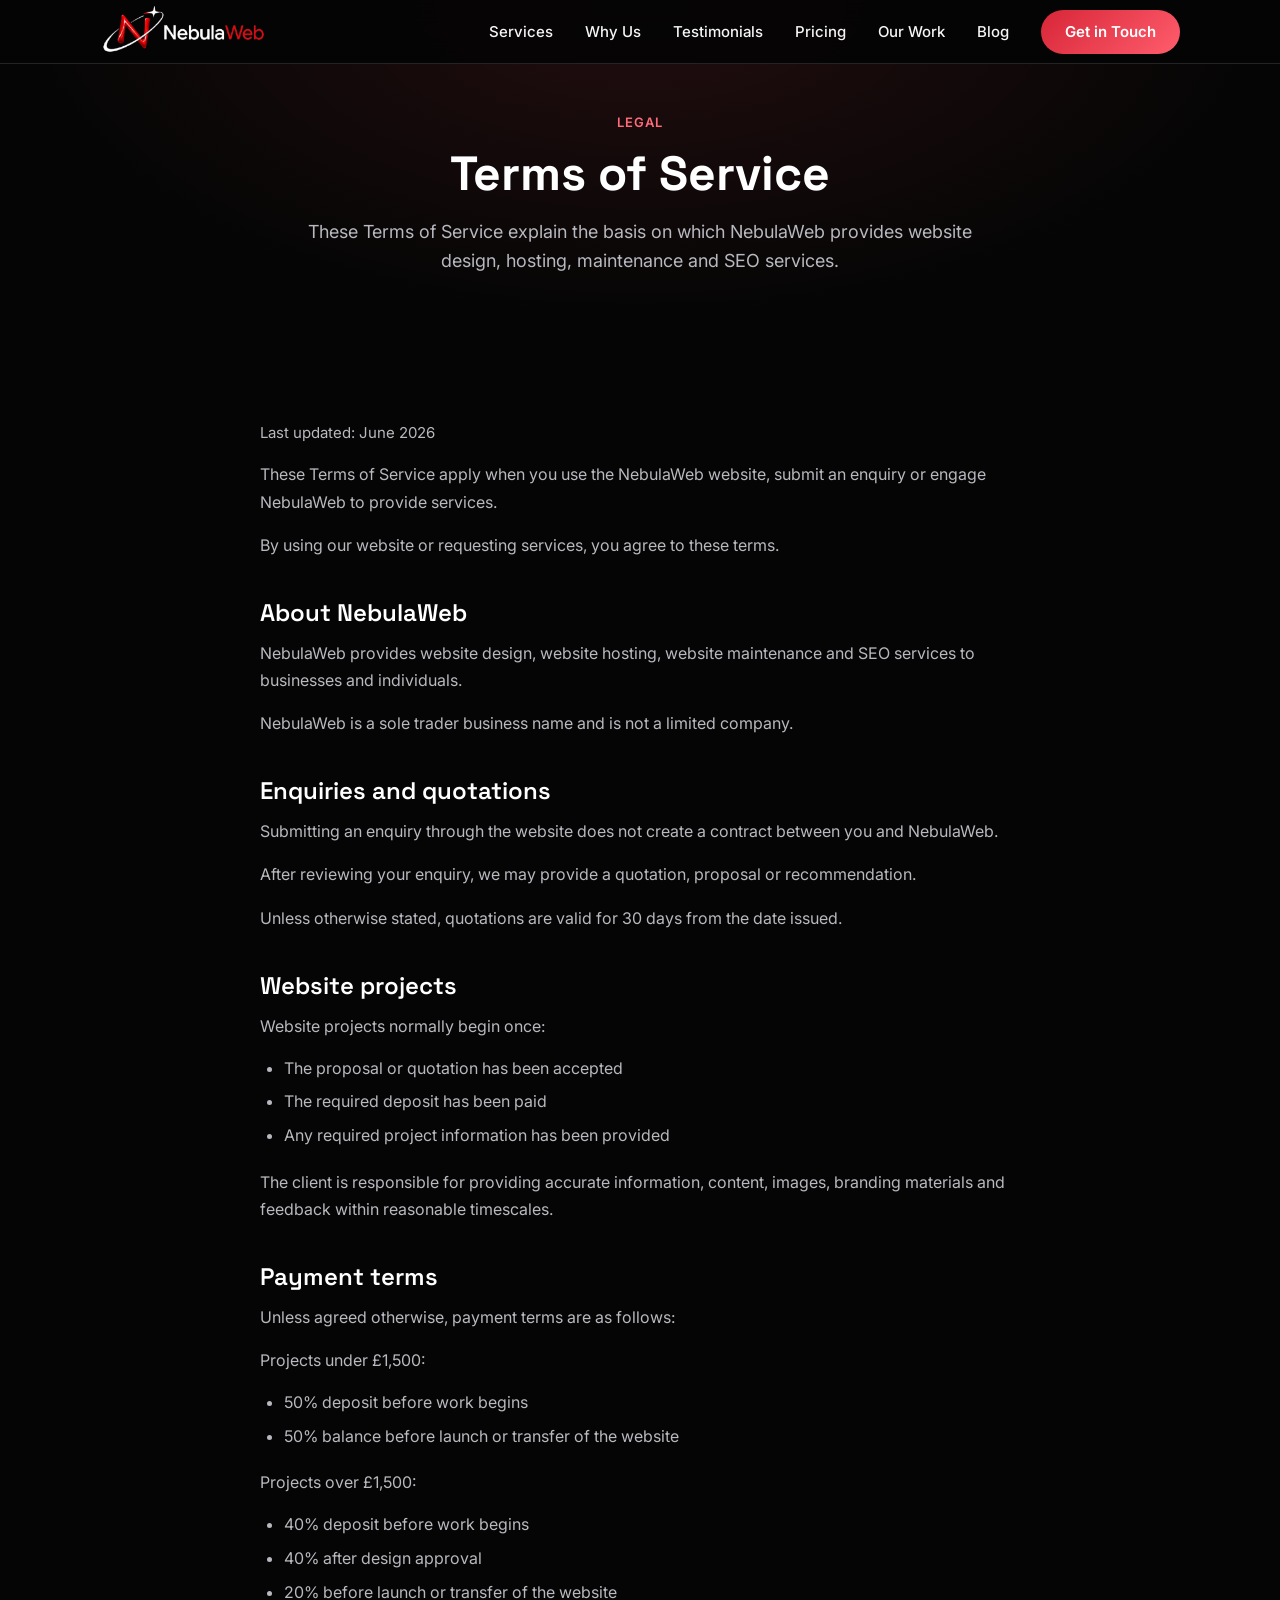
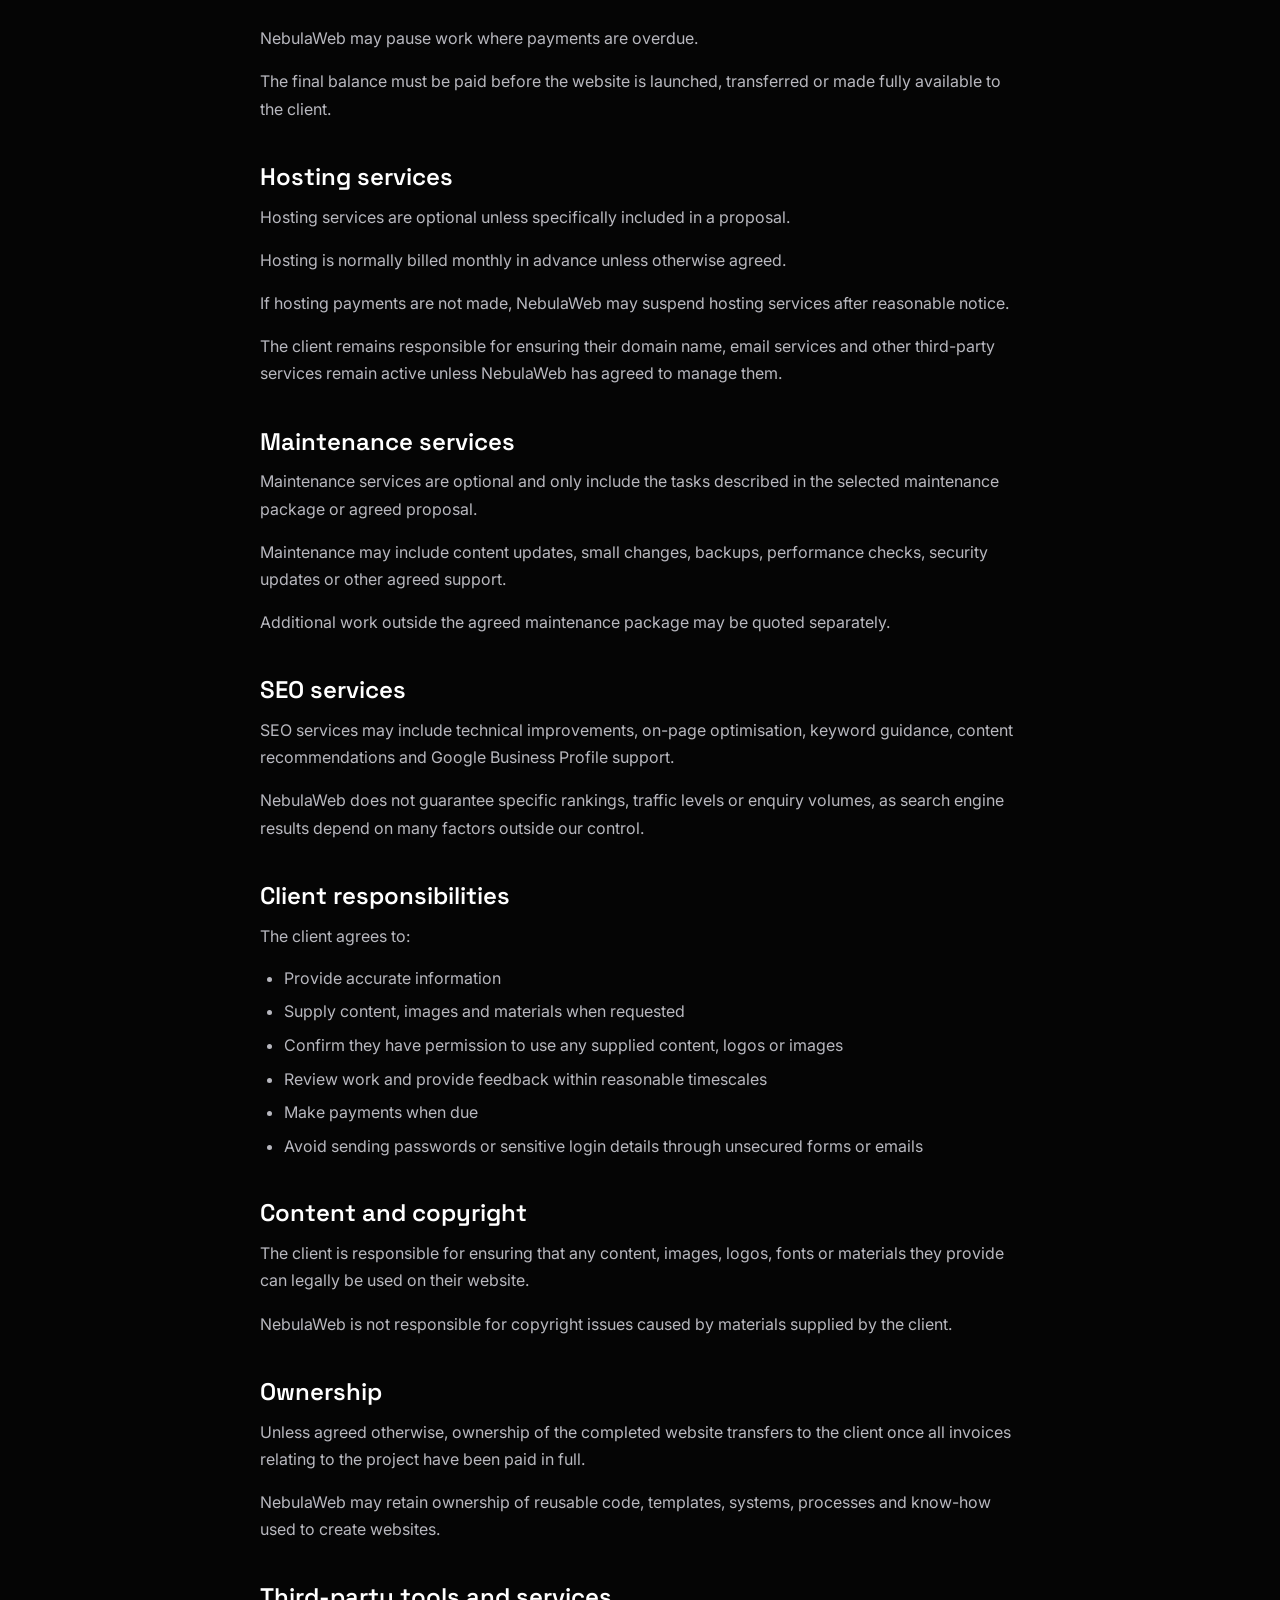
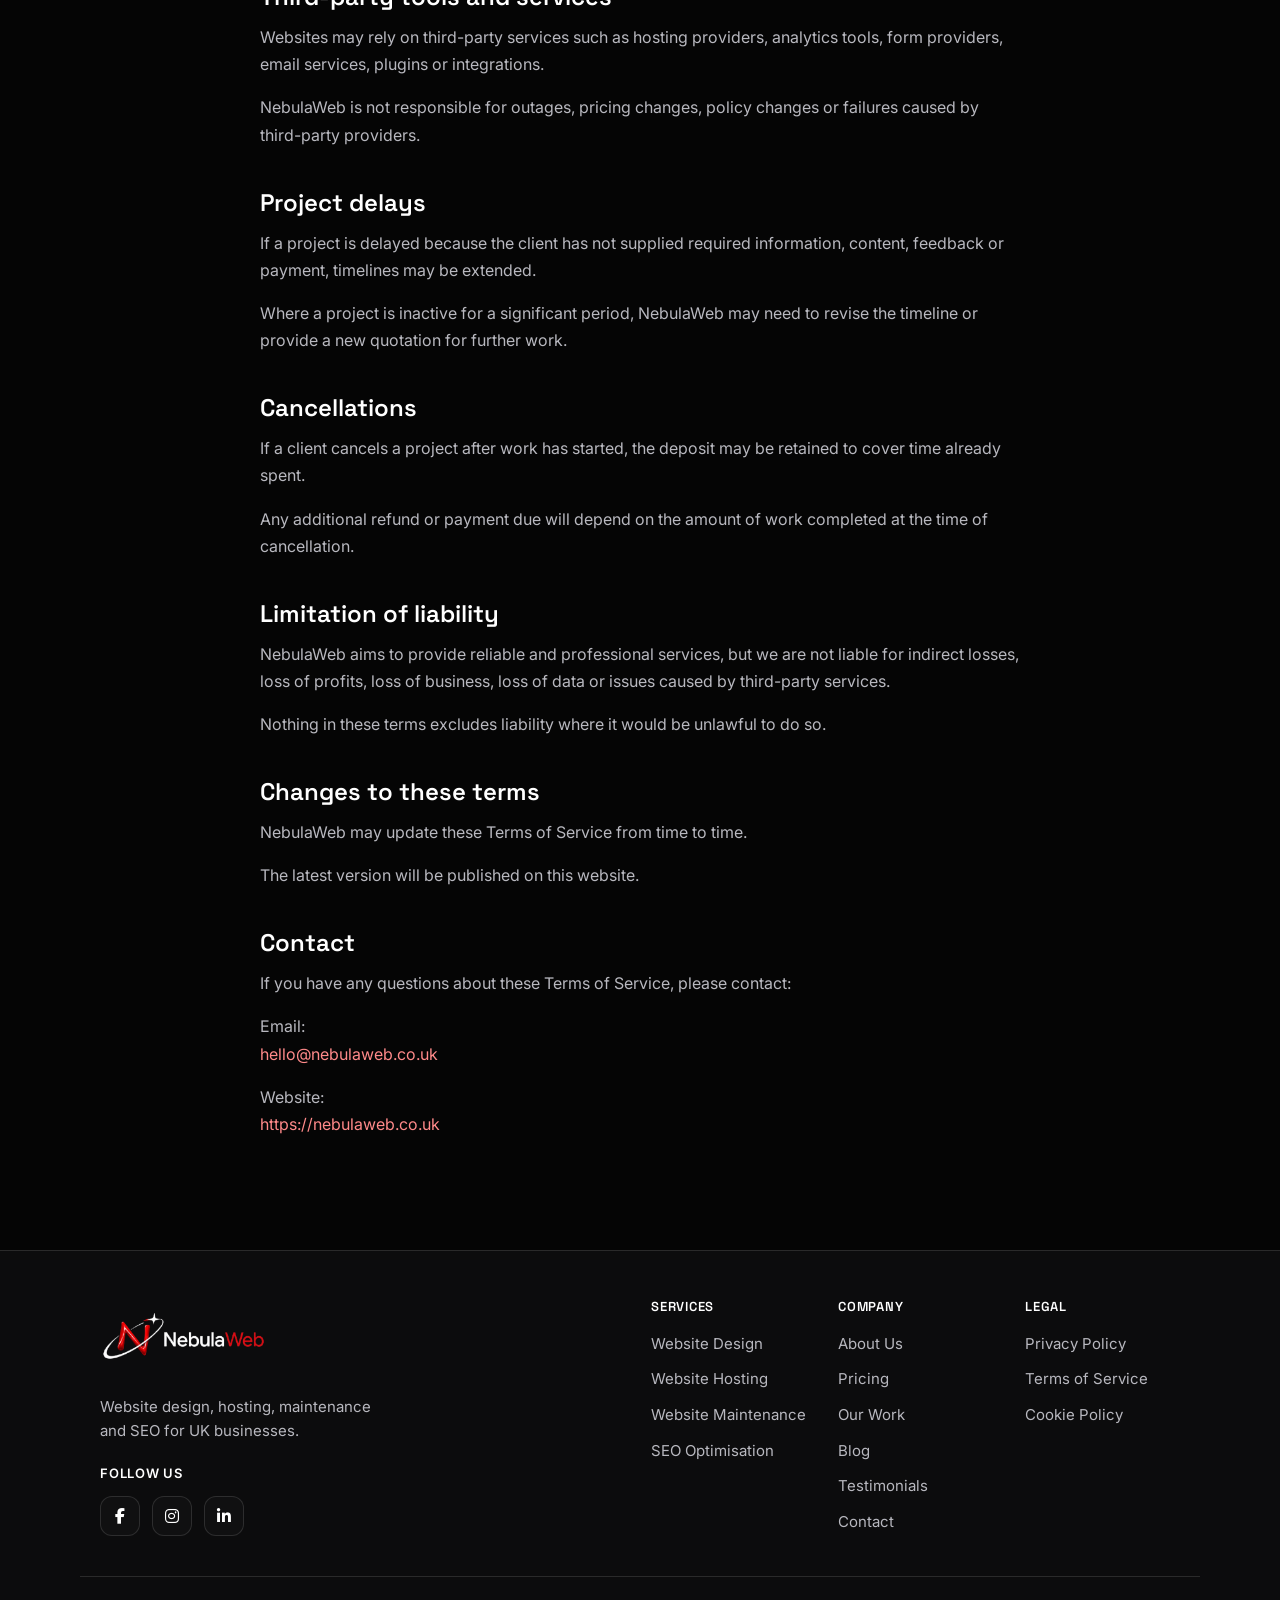
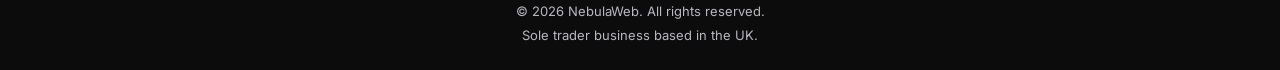
<file: terms-of-service.html>
<!DOCTYPE html>
<html lang="en-GB">
<head>
  <meta charset="UTF-8">
  <meta name="viewport" content="width=device-width, initial-scale=1.0">
  <meta name="description" content="Read NebulaWeb's terms of service for website design, hosting, maintenance and SEO. Understand our quotation, payment, hosting and project terms before you enquire.">
  <title>Terms of Service | NebulaWeb</title>
  <link rel="canonical" href="https://nebulaweb.co.uk/terms-of-service.html">
  <meta property="og:type" content="website">
  <meta property="og:site_name" content="NebulaWeb">
  <meta property="og:title" content="Terms of Service | NebulaWeb">
  <meta property="og:description" content="Read NebulaWeb's terms of service for website design, hosting, maintenance and SEO. Understand our quotation, payment, hosting and project terms before you enquire.">
  <meta property="og:url" content="https://nebulaweb.co.uk/terms-of-service.html">
  <meta property="og:image" content="https://nebulaweb.co.uk/images/favicon-512x512.png">
  <meta property="og:locale" content="en_GB">
  <meta name="twitter:card" content="summary">
  <meta name="twitter:title" content="Terms of Service | NebulaWeb">
  <meta name="twitter:description" content="Read NebulaWeb's terms of service for website design, hosting, maintenance and SEO. Understand our quotation, payment, hosting and project terms before you enquire.">
  <meta name="twitter:image" content="https://nebulaweb.co.uk/images/favicon-512x512.png">
  <link rel="icon" type="image/png" sizes="32x32" href="images/favicon-32x32.png">
  <link rel="icon" type="image/png" sizes="16x16" href="images/favicon-16x16.png">
  <link rel="icon" type="image/png" sizes="512x512" href="images/favicon-512x512.png">
  <link rel="icon" type="image/png" href="images/favicon.png">
  <link rel="preconnect" href="https://fonts.googleapis.com">
  <link rel="preconnect" href="https://fonts.gstatic.com" crossorigin>
  <link href="https://fonts.googleapis.com/css2?family=Inter:wght@400;500;600;700&family=Space+Grotesk:wght@500;600;700&display=swap" rel="stylesheet">
  <style>
    :root {
      --color-bg:        #050505;
      --color-bg-alt:    #0c0c0d;
      --color-surface:   #151518;
      --color-surface-2: #1d1d22;
      --color-border:    rgba(255, 255, 255, 0.12);
      --color-text:      #f5f5f7;
      --color-text-muted:#b8b8bf;
      --color-heading:   #ffffff;
      --color-primary:   #d72638;
      --color-primary-l: #ff6b79;
      --color-accent:    #ff4d5a;
      --color-accent-l:  #ff8a8a;
      --gradient-brand:  linear-gradient(135deg, #d72638 0%, #ff5d6c 100%);
      --gradient-glow:   radial-gradient(ellipse at 50% 0%, rgba(255, 77, 90, 0.12) 0%, transparent 70%);
      --font-body:   'Inter', system-ui, -apple-system, sans-serif;
      --font-display:'Space Grotesk', system-ui, sans-serif;
      --radius-sm:  6px;
      --radius-md:  12px;
      --radius-lg:  20px;
      --radius-full:9999px;
      --shadow-sm:  0 1px 3px rgba(0, 0, 0, 0.35);
      --shadow-md:  0 4px 24px rgba(0, 0, 0, 0.45);
      --shadow-lg:  0 8px 40px rgba(0, 0, 0, 0.55);
      --shadow-glow:0 0 40px rgba(255, 77, 90, 0.18);
      --header-h:   64px;
      --transition: 0.25s ease;
      --container:  1120px;
    }
    *, *::before, *::after { box-sizing: border-box; margin: 0; padding: 0; }
    html { scroll-behavior: smooth; scroll-padding-top: var(--header-h); }
    body {
      font-family: var(--font-body);
      font-size: 1rem;
      line-height: 1.6;
      color: var(--color-text);
      background-color: var(--color-bg);
      -webkit-font-smoothing: antialiased;
      overflow-x: hidden;
    }
    img, svg { display: block; max-width: 100%; }
    a { color: var(--color-accent-l); text-decoration: none; transition: color var(--transition); }
    a:hover { color: var(--color-accent); }
    ul { list-style: none; }
    h1, h2, h3 { font-family: var(--font-display); color: var(--color-heading); line-height: 1.2; }
    .container { width: 100%; max-width: var(--container); margin-inline: auto; padding-inline: 1.25rem; }
    .text-gradient {
      background: var(--gradient-brand);
      -webkit-background-clip: text;
      -webkit-text-fill-color: transparent;
      background-clip: text;
    }
    .section__eyebrow {
      font-size: 0.8125rem;
      font-weight: 600;
      letter-spacing: 0.08em;
      text-transform: uppercase;
      color: var(--color-primary-l);
      margin-bottom: 0.75rem;
    }
    .btn {
      display: inline-flex;
      align-items: center;
      justify-content: center;
      gap: 0.5rem;
      padding: 0.8125rem 1.75rem;
      font-family: var(--font-body);
      font-size: 0.9375rem;
      font-weight: 600;
      border-radius: var(--radius-full);
      border: 2px solid transparent;
      cursor: pointer;
      transition: background var(--transition), color var(--transition),
                  border-color var(--transition), transform var(--transition),
                  box-shadow var(--transition);
      text-decoration: none;
      white-space: nowrap;
    }
    .btn--primary {
      background: var(--gradient-brand);
      color: #fff;
      box-shadow: var(--shadow-glow);
    }
    .btn--primary:hover {
      color: #fff;
      transform: translateY(-2px);
      box-shadow: 0 0 60px rgba(255, 77, 90, 0.28);
    }
    .btn--ghost {
      background: transparent;
      color: var(--color-text);
      border-color: var(--color-border);
    }
    .btn--ghost:hover {
      color: var(--color-heading);
      border-color: rgba(255, 255, 255, 0.2);
      background: rgba(255, 255, 255, 0.04);
    }
    .btn--secondary {
      background: transparent;
      color: var(--color-text-muted);
      border-color: rgba(255, 255, 255, 0.08);
      font-weight: 500;
      padding: 0.75rem 1.5rem;
      box-shadow: none;
    }
    .btn--secondary:hover {
      color: var(--color-text);
      border-color: rgba(255, 255, 255, 0.16);
      background: rgba(255, 255, 255, 0.03);
      transform: none;
      box-shadow: none;
    }
    .header {
      position: fixed;
      top: 0;
      left: 0;
      right: 0;
      z-index: 1000;
      height: var(--header-h);
      background: rgba(5, 5, 5, 0.92);
      backdrop-filter: blur(12px);
      -webkit-backdrop-filter: blur(12px);
      border-bottom: 1px solid var(--color-border);
      transition: background var(--transition), box-shadow var(--transition);
    }
    .header--scrolled, .header--menu-open {
      background: rgba(5, 5, 5, 0.98);
      box-shadow: var(--shadow-md);
    }
    .nav { display: flex; align-items: center; justify-content: space-between; height: 100%; }
    .nav__logo {
      display: flex;
      align-items: center;
      gap: 0.5rem;
      font-family: var(--font-display);
      font-size: 1.25rem;
      font-weight: 700;
      color: var(--color-heading);
      text-decoration: none;
    }
    .nav__logo:hover { color: var(--color-heading); }
    .nav__logo-img { display: block; height: 80px; width: auto; }
    @media (max-width: 768px) { .nav__logo-img { height: 70px; } }
    .nav__toggle {
      display: flex;
      flex-direction: column;
      justify-content: center;
      gap: 5px;
      width: 40px;
      height: 40px;
      background: none;
      border: none;
      cursor: pointer;
      padding: 6px;
      z-index: 1001;
    }
    .nav__toggle-bar {
      display: block;
      width: 100%;
      height: 2px;
      background: var(--color-heading);
      border-radius: 2px;
      transition: transform var(--transition), opacity var(--transition);
    }
    .nav__toggle[aria-expanded="true"] .nav__toggle-bar:nth-child(1) { transform: translateY(7px) rotate(45deg); }
    .nav__toggle[aria-expanded="true"] .nav__toggle-bar:nth-child(2) { opacity: 0; }
    .nav__toggle[aria-expanded="true"] .nav__toggle-bar:nth-child(3) { transform: translateY(-7px) rotate(-45deg); }
    .nav__menu {
      position: fixed;
      top: var(--header-h);
      left: 0;
      right: 0;
      z-index: 999;
      display: flex;
      flex-direction: column;
      align-items: stretch;
      gap: 0;
      margin: 0;
      padding: 0;
      max-height: 0;
      opacity: 0;
      visibility: hidden;
      overflow: hidden;
      background: var(--color-bg-alt);
      border-bottom: 1px solid transparent;
      box-shadow: none;
      transition: max-height 0.35s ease, opacity 0.25s ease, visibility 0.35s ease, border-color 0.25s ease, box-shadow 0.25s ease;
    }
    .nav__menu--open {
      max-height: calc(100vh - var(--header-h));
      opacity: 1;
      visibility: visible;
      border-bottom-color: var(--color-border);
      box-shadow: var(--shadow-md);
    }
    .nav__menu li { width: 100%; border-bottom: 1px solid var(--color-border); }
    .nav__menu li:last-child { border-bottom: none; padding: 0.75rem 1.25rem 1rem; }
    .nav__link {
      display: block;
      width: 100%;
      padding: 0.875rem 1.25rem;
      font-size: 1rem;
      font-weight: 500;
      color: var(--color-text);
      text-decoration: none;
      transition: color var(--transition), background var(--transition);
    }
    .nav__link:hover { color: var(--color-heading); background: rgba(255, 255, 255, 0.04); }
    .nav__link--active { color: var(--color-primary-l); }
    .nav__link--cta {
      display: block;
      width: 100%;
      padding: 0.75rem 1.5rem;
      text-align: center;
      background: var(--gradient-brand);
      color: #fff !important;
      border-radius: var(--radius-full);
      font-weight: 600;
    }
    .nav__link--cta:hover { color: #fff !important; background: var(--gradient-brand); box-shadow: var(--shadow-glow); }
    .page-hero {
      position: relative;
      padding-block: calc(var(--header-h) + 3rem) 3rem;
      overflow: hidden;
    }
    .page-hero__bg { position: absolute; inset: 0; background: var(--gradient-glow); pointer-events: none; }
    .page-hero__content {
      position: relative;
      z-index: 1;
      text-align: center;
      max-width: 720px;
      margin-inline: auto;
    }
    .page-hero__title { font-size: clamp(2rem, 6vw, 3rem); font-weight: 700; margin-bottom: 1rem; }
    .page-hero__subtitle { font-size: clamp(1rem, 2.5vw, 1.125rem); color: var(--color-text-muted); }
    .page-hero__content .btn { margin-top: 1.5rem; }
    .questionnaire-reassurance {
      font-size: 0.9375rem;
      color: var(--color-text-muted);
      max-width: 520px;
      margin-inline: auto;
      margin-top: 1rem;
      line-height: 1.6;
    }
    .questionnaire-complete-later { display: inline-flex; margin-top: 1rem; }
    @media (min-width: 768px) {
      .nav__toggle { display: none; }
      .nav__menu {
        position: static;
        flex-direction: row;
        align-items: center;
        gap: 2rem;
        max-height: none;
        opacity: 1;
        visibility: visible;
        overflow: visible;
        background: none;
        border-bottom: none;
        box-shadow: none;
      }
      .nav__menu li { width: auto; border-bottom: none; }
      .nav__menu li:last-child { padding: 0; }
      .nav__link { display: inline; width: auto; padding: 0; font-size: 0.9375rem; }
      .nav__link:hover { color: var(--color-heading); background: none; }
      .nav__link--cta { display: inline-flex; width: auto; padding: 0.625rem 1.5rem; text-align: center; }
      .nav__link--cta:hover { background: var(--gradient-brand); }
    }
  </style>
  <link rel="stylesheet" href="style.css" media="print" onload="this.media='all'">
  <noscript><link rel="stylesheet" href="style.css"></noscript>
  <link rel="preload" href="https://cdnjs.cloudflare.com/ajax/libs/font-awesome/6.7.2/css/all.min.css" as="style" onload="this.onload=null;this.rel='stylesheet'" crossorigin="anonymous" referrerpolicy="no-referrer">
  <noscript><link rel="stylesheet" href="https://cdnjs.cloudflare.com/ajax/libs/font-awesome/6.7.2/css/all.min.css" crossorigin="anonymous" referrerpolicy="no-referrer"></noscript>

  <!-- Google tag (gtag.js) -->
  <script async src="https://www.googletagmanager.com/gtag/js?id=G-Z7PY0EXVFC"></script>
  <script>
    window.dataLayer = window.dataLayer || [];
    function gtag(){dataLayer.push(arguments);}
    gtag('js', new Date());

    gtag('config', 'G-Z7PY0EXVFC');
  </script>

  <!-- Microsoft Clarity -->
  <script type="text/javascript">
    (function(c,l,a,r,i,t,y){
        c[a]=c[a]||function(){(c[a].q=c[a].q||[]).push(arguments)};
        t=l.createElement(r);t.async=1;t.src="https://www.clarity.ms/tag/"+i;
        y=l.getElementsByTagName(r)[0];y.parentNode.insertBefore(t,y);
    })(window, document, "clarity", "script", "x73lurkutm");
  </script>
  <meta name="google-site-verification" content="tG1JjbxoIbm_YB-1inh_eYr94Ke8U_bTeLJ-6Kw5o_8" />
</head>
<body>

  <!-- Navigation -->
  <header class="header" id="header">
    <nav class="nav container" aria-label="Main navigation">
      <a href="index.html" class="nav__logo">
        <picture>
        <source srcset="images/logo.webp" type="image/webp">
        <img src="images/logo.png" alt="NebulaWeb" class="nav__logo-img" width="1058" height="508">
      </picture>
      </a>

      <button class="nav__toggle" id="nav-toggle" aria-label="Open menu" aria-expanded="false" aria-controls="nav-menu">
        <span class="nav__toggle-bar"></span>
        <span class="nav__toggle-bar"></span>
        <span class="nav__toggle-bar"></span>
      </button>

      <ul class="nav__menu" id="nav-menu">
        <li><a href="index.html#services" class="nav__link">Services</a></li>
        <li><a href="index.html#why-us" class="nav__link">Why Us</a></li>
        <li><a href="index.html#testimonials" class="nav__link">Testimonials</a></li>
        <li><a href="pricing.html" class="nav__link">Pricing</a></li>
        <li><a href="portfolio.html" class="nav__link">Our Work</a></li>
        <li><a href="blog.html" class="nav__link">Blog</a></li>
        <li><a href="index.html#contact" class="nav__link nav__link--cta">Get in Touch</a></li>
      </ul>
    </nav>
  </header>

  <main>

    <section class="page-hero" id="terms-hero">
      <div class="page-hero__bg" aria-hidden="true"></div>
      <div class="container page-hero__content">
        <p class="section__eyebrow">Legal</p>
        <h1 class="page-hero__title">Terms of Service</h1>
        <p class="page-hero__subtitle">These Terms of Service explain the basis on which NebulaWeb provides website design, hosting, maintenance and SEO services.</p>
      </div>
    </section>

    <section class="section legal-content">
      <div class="container legal-content__inner">
        <p class="legal-content__meta">Last updated: June 2026</p>

        <p>These Terms of Service apply when you use the NebulaWeb website, submit an enquiry or engage NebulaWeb to provide services.</p>
        <p>By using our website or requesting services, you agree to these terms.</p>

        <h2>About NebulaWeb</h2>
        <p>NebulaWeb provides website design, website hosting, website maintenance and SEO services to businesses and individuals.</p>
        <p>NebulaWeb is a sole trader business name and is not a limited company.</p>

        <h2>Enquiries and quotations</h2>
        <p>Submitting an enquiry through the website does not create a contract between you and NebulaWeb.</p>
        <p>After reviewing your enquiry, we may provide a quotation, proposal or recommendation.</p>
        <p>Unless otherwise stated, quotations are valid for 30 days from the date issued.</p>

        <h2>Website projects</h2>
        <p>Website projects normally begin once:</p>
        <ul>
          <li>The proposal or quotation has been accepted</li>
          <li>The required deposit has been paid</li>
          <li>Any required project information has been provided</li>
        </ul>
        <p>The client is responsible for providing accurate information, content, images, branding materials and feedback within reasonable timescales.</p>

        <h2>Payment terms</h2>
        <p>Unless agreed otherwise, payment terms are as follows:</p>
        <p>Projects under &pound;1,500:</p>
        <ul>
          <li>50% deposit before work begins</li>
          <li>50% balance before launch or transfer of the website</li>
        </ul>
        <p>Projects over &pound;1,500:</p>
        <ul>
          <li>40% deposit before work begins</li>
          <li>40% after design approval</li>
          <li>20% before launch or transfer of the website</li>
        </ul>
        <p>NebulaWeb may pause work where payments are overdue.</p>
        <p>The final balance must be paid before the website is launched, transferred or made fully available to the client.</p>

        <h2>Hosting services</h2>
        <p>Hosting services are optional unless specifically included in a proposal.</p>
        <p>Hosting is normally billed monthly in advance unless otherwise agreed.</p>
        <p>If hosting payments are not made, NebulaWeb may suspend hosting services after reasonable notice.</p>
        <p>The client remains responsible for ensuring their domain name, email services and other third-party services remain active unless NebulaWeb has agreed to manage them.</p>

        <h2>Maintenance services</h2>
        <p>Maintenance services are optional and only include the tasks described in the selected maintenance package or agreed proposal.</p>
        <p>Maintenance may include content updates, small changes, backups, performance checks, security updates or other agreed support.</p>
        <p>Additional work outside the agreed maintenance package may be quoted separately.</p>

        <h2>SEO services</h2>
        <p>SEO services may include technical improvements, on-page optimisation, keyword guidance, content recommendations and Google Business Profile support.</p>
        <p>NebulaWeb does not guarantee specific rankings, traffic levels or enquiry volumes, as search engine results depend on many factors outside our control.</p>

        <h2>Client responsibilities</h2>
        <p>The client agrees to:</p>
        <ul>
          <li>Provide accurate information</li>
          <li>Supply content, images and materials when requested</li>
          <li>Confirm they have permission to use any supplied content, logos or images</li>
          <li>Review work and provide feedback within reasonable timescales</li>
          <li>Make payments when due</li>
          <li>Avoid sending passwords or sensitive login details through unsecured forms or emails</li>
        </ul>

        <h2>Content and copyright</h2>
        <p>The client is responsible for ensuring that any content, images, logos, fonts or materials they provide can legally be used on their website.</p>
        <p>NebulaWeb is not responsible for copyright issues caused by materials supplied by the client.</p>

        <h2>Ownership</h2>
        <p>Unless agreed otherwise, ownership of the completed website transfers to the client once all invoices relating to the project have been paid in full.</p>
        <p>NebulaWeb may retain ownership of reusable code, templates, systems, processes and know-how used to create websites.</p>

        <h2>Third-party tools and services</h2>
        <p>Websites may rely on third-party services such as hosting providers, analytics tools, form providers, email services, plugins or integrations.</p>
        <p>NebulaWeb is not responsible for outages, pricing changes, policy changes or failures caused by third-party providers.</p>

        <h2>Project delays</h2>
        <p>If a project is delayed because the client has not supplied required information, content, feedback or payment, timelines may be extended.</p>
        <p>Where a project is inactive for a significant period, NebulaWeb may need to revise the timeline or provide a new quotation for further work.</p>

        <h2>Cancellations</h2>
        <p>If a client cancels a project after work has started, the deposit may be retained to cover time already spent.</p>
        <p>Any additional refund or payment due will depend on the amount of work completed at the time of cancellation.</p>

        <h2>Limitation of liability</h2>
        <p>NebulaWeb aims to provide reliable and professional services, but we are not liable for indirect losses, loss of profits, loss of business, loss of data or issues caused by third-party services.</p>
        <p>Nothing in these terms excludes liability where it would be unlawful to do so.</p>

        <h2>Changes to these terms</h2>
        <p>NebulaWeb may update these Terms of Service from time to time.</p>
        <p>The latest version will be published on this website.</p>

        <h2>Contact</h2>
        <p>If you have any questions about these Terms of Service, please contact:</p>
        <p>Email:<br><a href="mailto:hello@nebulaweb.co.uk">hello@nebulaweb.co.uk</a></p>
        <p>Website:<br><a href="https://nebulaweb.co.uk">https://nebulaweb.co.uk</a></p>
      </div>
    </section>

  </main>

  <!-- Footer -->
  <footer class="footer">
    <div class="container footer__inner">
      <div class="footer__brand">
        <a href="index.html" class="footer__logo">
          <picture>
          <source srcset="images/logo.webp" type="image/webp">
          <img src="images/logo.png" alt="NebulaWeb" class="footer__logo-img" width="1058" height="508" loading="lazy" decoding="async">
        </picture>
        </a>
        <p class="footer__tagline">Website design, hosting, maintenance and SEO for UK businesses.</p>

        <div class="social-links social-links--footer">
          <p class="social-links__label">Follow Us</p>
          <ul class="social-links__list">
            <li>
              <a href="https://www.facebook.com/NebulaWeb" class="social-links__link" target="_blank" rel="noopener noreferrer" aria-label="Follow NebulaWeb on Facebook">
                <i class="fa-brands fa-facebook-f" aria-hidden="true"></i>
              </a>
            </li>
            <li>
              <a href="https://www.instagram.com/nebulawebuk/" class="social-links__link" target="_blank" rel="noopener noreferrer" aria-label="Follow NebulaWeb on Instagram">
                <i class="fa-brands fa-instagram" aria-hidden="true"></i>
              </a>
            </li>
            <li>
              <a href="https://www.linkedin.com/company/nebulawebuk/" class="social-links__link" target="_blank" rel="noopener noreferrer" aria-label="Follow NebulaWeb on LinkedIn">
                <i class="fa-brands fa-linkedin-in" aria-hidden="true"></i>
              </a>
            </li>
          </ul>
        </div>
      </div>

      <nav class="footer__nav" aria-label="Footer navigation">
        <div class="footer__col">
          <h3>Services</h3>
          <ul>
            <li><a href="index.html#services">Website Design</a></li>
            <li><a href="index.html#services">Website Hosting</a></li>
            <li><a href="index.html#services">Website Maintenance</a></li>
            <li><a href="index.html#services">SEO Optimisation</a></li>
          </ul>
        </div>
        <div class="footer__col">
          <h3>Company</h3>
          <ul>
            <li><a href="index.html#about">About Us</a></li>
            <li><a href="pricing.html">Pricing</a></li>
            <li><a href="portfolio.html">Our Work</a></li>
            <li><a href="blog.html">Blog</a></li>
            <li><a href="index.html#testimonials">Testimonials</a></li>
            <li><a href="index.html#contact">Contact</a></li>
          </ul>
        </div>
        <div class="footer__col">
          <h3>Legal</h3>
          <ul>
            <li><a href="privacy-policy.html">Privacy Policy</a></li>
            <li><a href="terms-of-service.html">Terms of Service</a></li>
            <li><a href="cookie-policy.html">Cookie Policy</a></li>
          </ul>
        </div>
      </nav>
    </div>

    <div class="footer__bottom container">
      <p>&copy; 2026 NebulaWeb. All rights reserved.</p>
      <p>Sole trader business based in the UK.</p>
    </div>
  </footer>

  <script src="script.js"></script>
</body>
</html>
</file>
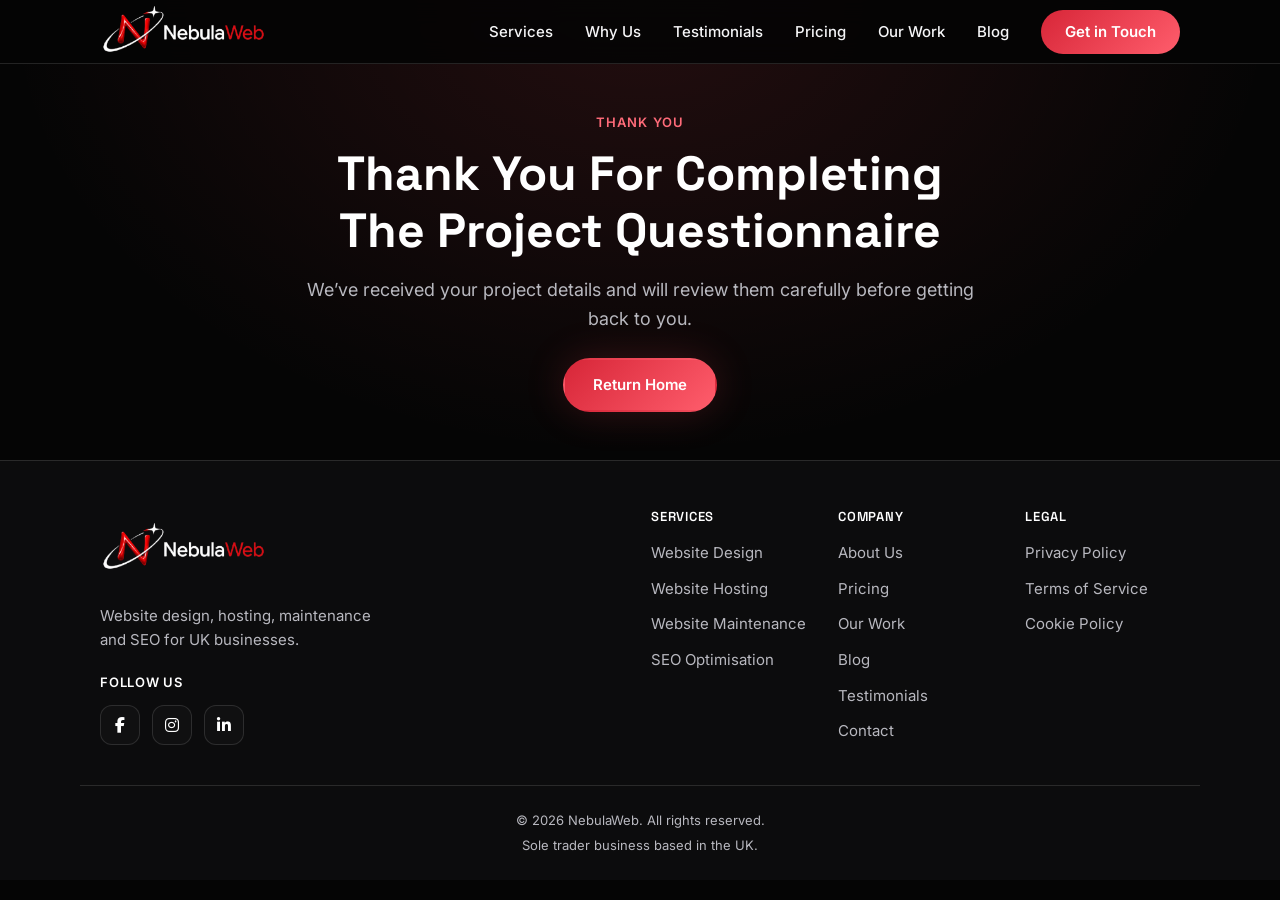
<file: thank-you.html>
<!DOCTYPE html>
<html lang="en-GB">
<head>
  <meta charset="UTF-8">
  <meta name="viewport" content="width=device-width, initial-scale=1.0">
  <meta name="description" content="Thank you for contacting NebulaWeb. We've received your enquiry or questionnaire and will review your details carefully. Expect a response within one business day.">
  <title>Thank You | NebulaWeb</title>
  <link rel="canonical" href="https://nebulaweb.co.uk/thank-you.html">
  <meta property="og:type" content="website">
  <meta property="og:site_name" content="NebulaWeb">
  <meta property="og:title" content="Thank You | NebulaWeb">
  <meta property="og:description" content="Thank you for contacting NebulaWeb. We've received your enquiry or questionnaire and will review your details carefully. Expect a response within one business day.">
  <meta property="og:url" content="https://nebulaweb.co.uk/thank-you.html">
  <meta property="og:image" content="https://nebulaweb.co.uk/images/favicon-512x512.png">
  <meta property="og:locale" content="en_GB">
  <meta name="twitter:card" content="summary">
  <meta name="twitter:title" content="Thank You | NebulaWeb">
  <meta name="twitter:description" content="Thank you for contacting NebulaWeb. We've received your enquiry or questionnaire and will review your details carefully. Expect a response within one business day.">
  <meta name="twitter:image" content="https://nebulaweb.co.uk/images/favicon-512x512.png">
  <link rel="icon" type="image/png" sizes="32x32" href="images/favicon-32x32.png">
  <link rel="icon" type="image/png" sizes="16x16" href="images/favicon-16x16.png">
  <link rel="icon" type="image/png" sizes="512x512" href="images/favicon-512x512.png">
  <link rel="icon" type="image/png" href="images/favicon.png">
  <link rel="preconnect" href="https://fonts.googleapis.com">
  <link rel="preconnect" href="https://fonts.gstatic.com" crossorigin>
  <link href="https://fonts.googleapis.com/css2?family=Inter:wght@400;500;600;700&family=Space+Grotesk:wght@500;600;700&display=swap" rel="stylesheet">
  <link rel="stylesheet" href="style.css">
  <link rel="stylesheet" href="https://cdnjs.cloudflare.com/ajax/libs/font-awesome/6.7.2/css/all.min.css" crossorigin="anonymous" referrerpolicy="no-referrer">

  <!-- Google tag (gtag.js) -->
  <script async src="https://www.googletagmanager.com/gtag/js?id=G-Z7PY0EXVFC"></script>
  <script>
    window.dataLayer = window.dataLayer || [];
    function gtag(){dataLayer.push(arguments);}
    gtag('js', new Date());

    gtag('config', 'G-Z7PY0EXVFC');
  </script>

  <!-- Microsoft Clarity -->
  <script type="text/javascript">
    (function(c,l,a,r,i,t,y){
        c[a]=c[a]||function(){(c[a].q=c[a].q||[]).push(arguments)};
        t=l.createElement(r);t.async=1;t.src="https://www.clarity.ms/tag/"+i;
        y=l.getElementsByTagName(r)[0];y.parentNode.insertBefore(t,y);
    })(window, document, "clarity", "script", "x73lurkutm");
  </script>
  <meta name="google-site-verification" content="tG1JjbxoIbm_YB-1inh_eYr94Ke8U_bTeLJ-6Kw5o_8" />
</head>
<body>

  <!-- Navigation -->
  <header class="header" id="header">
    <nav class="nav container" aria-label="Main navigation">
      <a href="index.html" class="nav__logo">
        <picture>
        <source srcset="images/logo.webp" type="image/webp">
        <img src="images/logo.png" alt="NebulaWeb" class="nav__logo-img" width="1058" height="508">
      </picture>
      </a>

      <button class="nav__toggle" id="nav-toggle" aria-label="Open menu" aria-expanded="false" aria-controls="nav-menu">
        <span class="nav__toggle-bar"></span>
        <span class="nav__toggle-bar"></span>
        <span class="nav__toggle-bar"></span>
      </button>

      <ul class="nav__menu" id="nav-menu">
        <li><a href="index.html#services" class="nav__link">Services</a></li>
        <li><a href="index.html#why-us" class="nav__link">Why Us</a></li>
        <li><a href="index.html#testimonials" class="nav__link">Testimonials</a></li>
        <li><a href="pricing.html" class="nav__link">Pricing</a></li>
        <li><a href="portfolio.html" class="nav__link">Our Work</a></li>
        <li><a href="blog.html" class="nav__link">Blog</a></li>
        <li><a href="index.html#contact" class="nav__link nav__link--cta">Get in Touch</a></li>
      </ul>
    </nav>
  </header>

  <main>

    <section class="page-hero" id="thank-you-hero">
      <div class="page-hero__bg" aria-hidden="true"></div>
      <div class="container page-hero__content">
        <p class="section__eyebrow">Thank You</p>
        <h1 class="page-hero__title" id="thank-you-heading">Thank You For Completing The Project Questionnaire</h1>
        <p class="page-hero__subtitle" id="thank-you-message">We&rsquo;ve received your project details and will review them carefully before getting back to you.</p>
        <a href="index.html" class="btn btn--primary">Return Home</a>
      </div>
    </section>

  </main>

  <!-- Footer -->
  <footer class="footer">
    <div class="container footer__inner">
      <div class="footer__brand">
        <a href="index.html" class="footer__logo">
          <picture>
          <source srcset="images/logo.webp" type="image/webp">
          <img src="images/logo.png" alt="NebulaWeb" class="footer__logo-img" width="1058" height="508" loading="lazy" decoding="async">
        </picture>
        </a>
        <p class="footer__tagline">Website design, hosting, maintenance and SEO for UK businesses.</p>

        <div class="social-links social-links--footer">
          <p class="social-links__label">Follow Us</p>
          <ul class="social-links__list">
            <li>
              <a href="https://www.facebook.com/NebulaWeb" class="social-links__link" target="_blank" rel="noopener noreferrer" aria-label="Follow NebulaWeb on Facebook">
                <i class="fa-brands fa-facebook-f" aria-hidden="true"></i>
              </a>
            </li>
            <li>
              <a href="https://www.instagram.com/nebulawebuk/" class="social-links__link" target="_blank" rel="noopener noreferrer" aria-label="Follow NebulaWeb on Instagram">
                <i class="fa-brands fa-instagram" aria-hidden="true"></i>
              </a>
            </li>
            <li>
              <a href="https://www.linkedin.com/company/nebulawebuk/" class="social-links__link" target="_blank" rel="noopener noreferrer" aria-label="Follow NebulaWeb on LinkedIn">
                <i class="fa-brands fa-linkedin-in" aria-hidden="true"></i>
              </a>
            </li>
          </ul>
        </div>
      </div>

      <nav class="footer__nav" aria-label="Footer navigation">
        <div class="footer__col">
          <h3>Services</h3>
          <ul>
            <li><a href="index.html#services">Website Design</a></li>
            <li><a href="index.html#services">Website Hosting</a></li>
            <li><a href="index.html#services">Website Maintenance</a></li>
            <li><a href="index.html#services">SEO Optimisation</a></li>
          </ul>
        </div>
        <div class="footer__col">
          <h3>Company</h3>
          <ul>
            <li><a href="index.html#about">About Us</a></li>
            <li><a href="pricing.html">Pricing</a></li>
            <li><a href="portfolio.html">Our Work</a></li>
            <li><a href="blog.html">Blog</a></li>
            <li><a href="index.html#testimonials">Testimonials</a></li>
            <li><a href="index.html#contact">Contact</a></li>
          </ul>
        </div>
        <div class="footer__col">
          <h3>Legal</h3>
          <ul>
            <li><a href="privacy-policy.html">Privacy Policy</a></li>
            <li><a href="terms-of-service.html">Terms of Service</a></li>
            <li><a href="cookie-policy.html">Cookie Policy</a></li>
          </ul>
        </div>
      </nav>
    </div>

    <div class="footer__bottom container">
      <p>&copy; 2026 NebulaWeb. All rights reserved.</p>
      <p>Sole trader business based in the UK.</p>
    </div>
  </footer>

  <script src="script.js"></script>
  <script src="thank-you.js"></script>
</body>
</html>
</file>
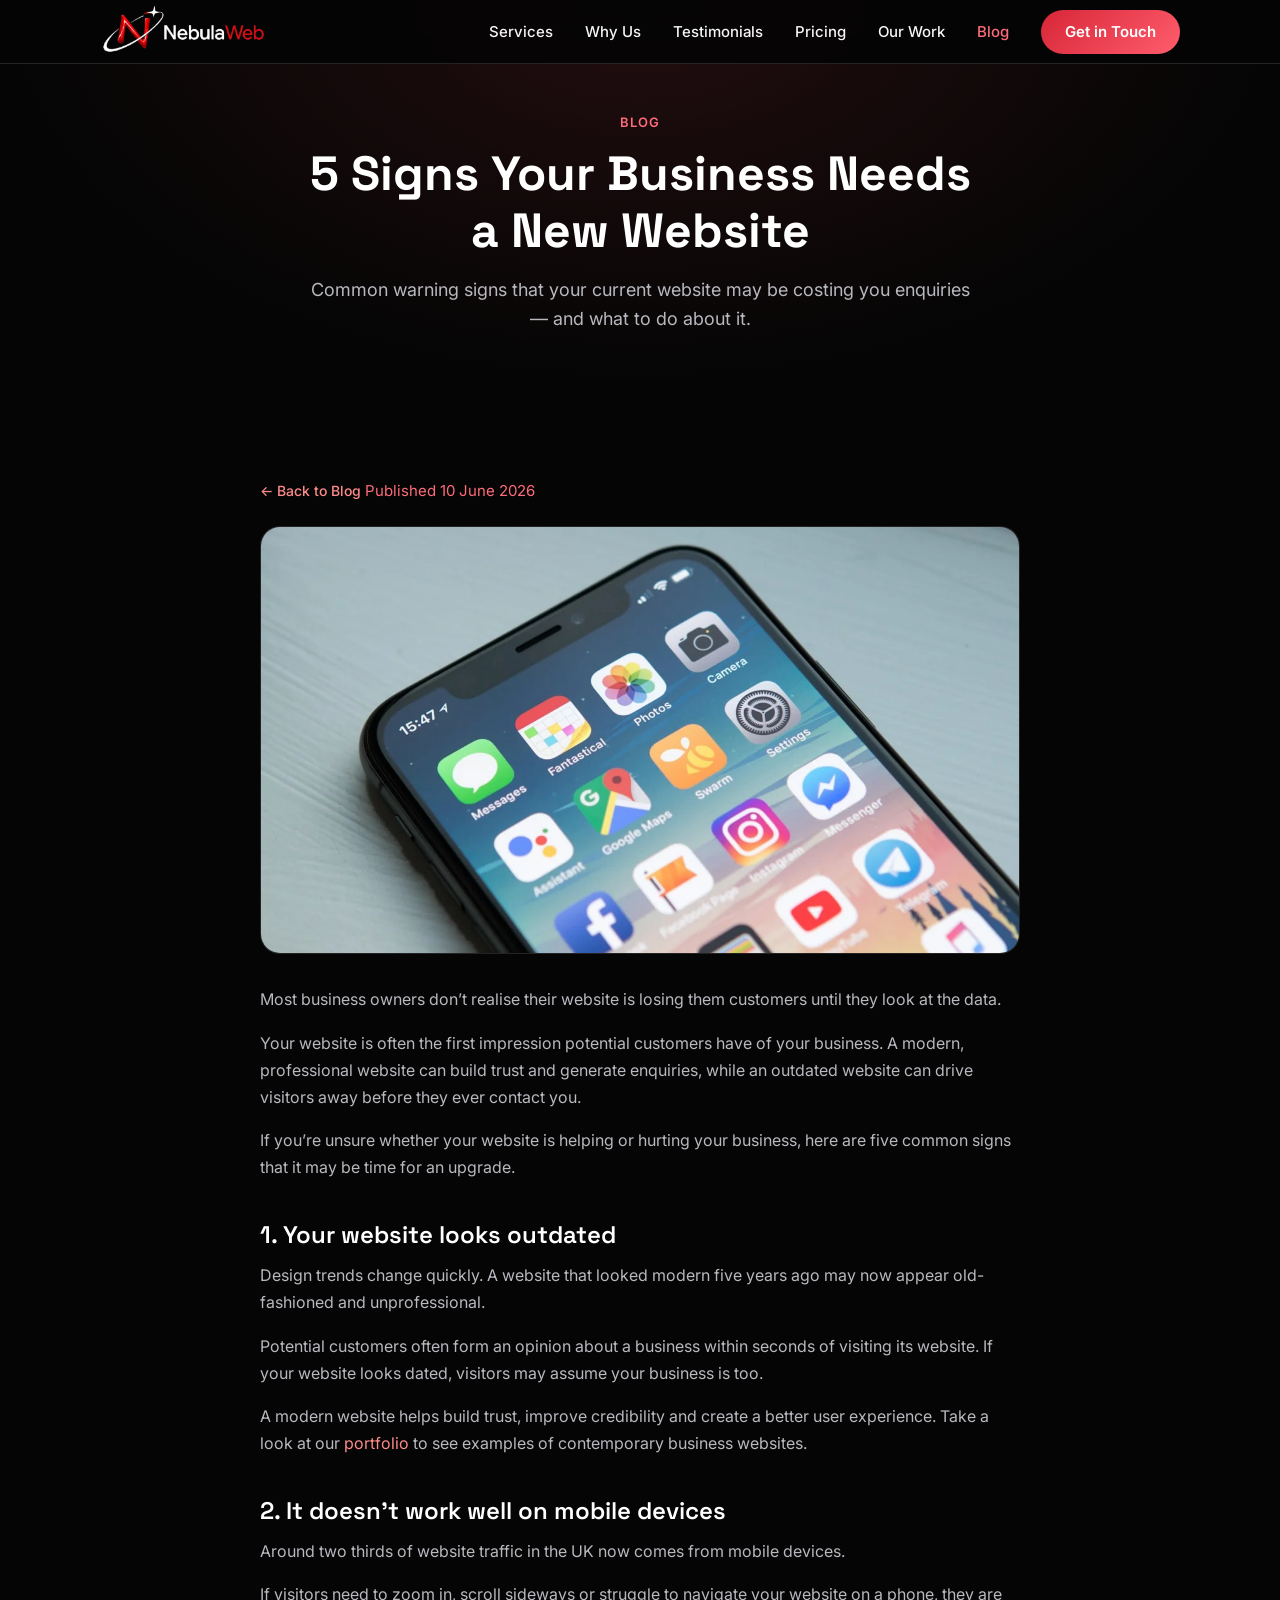
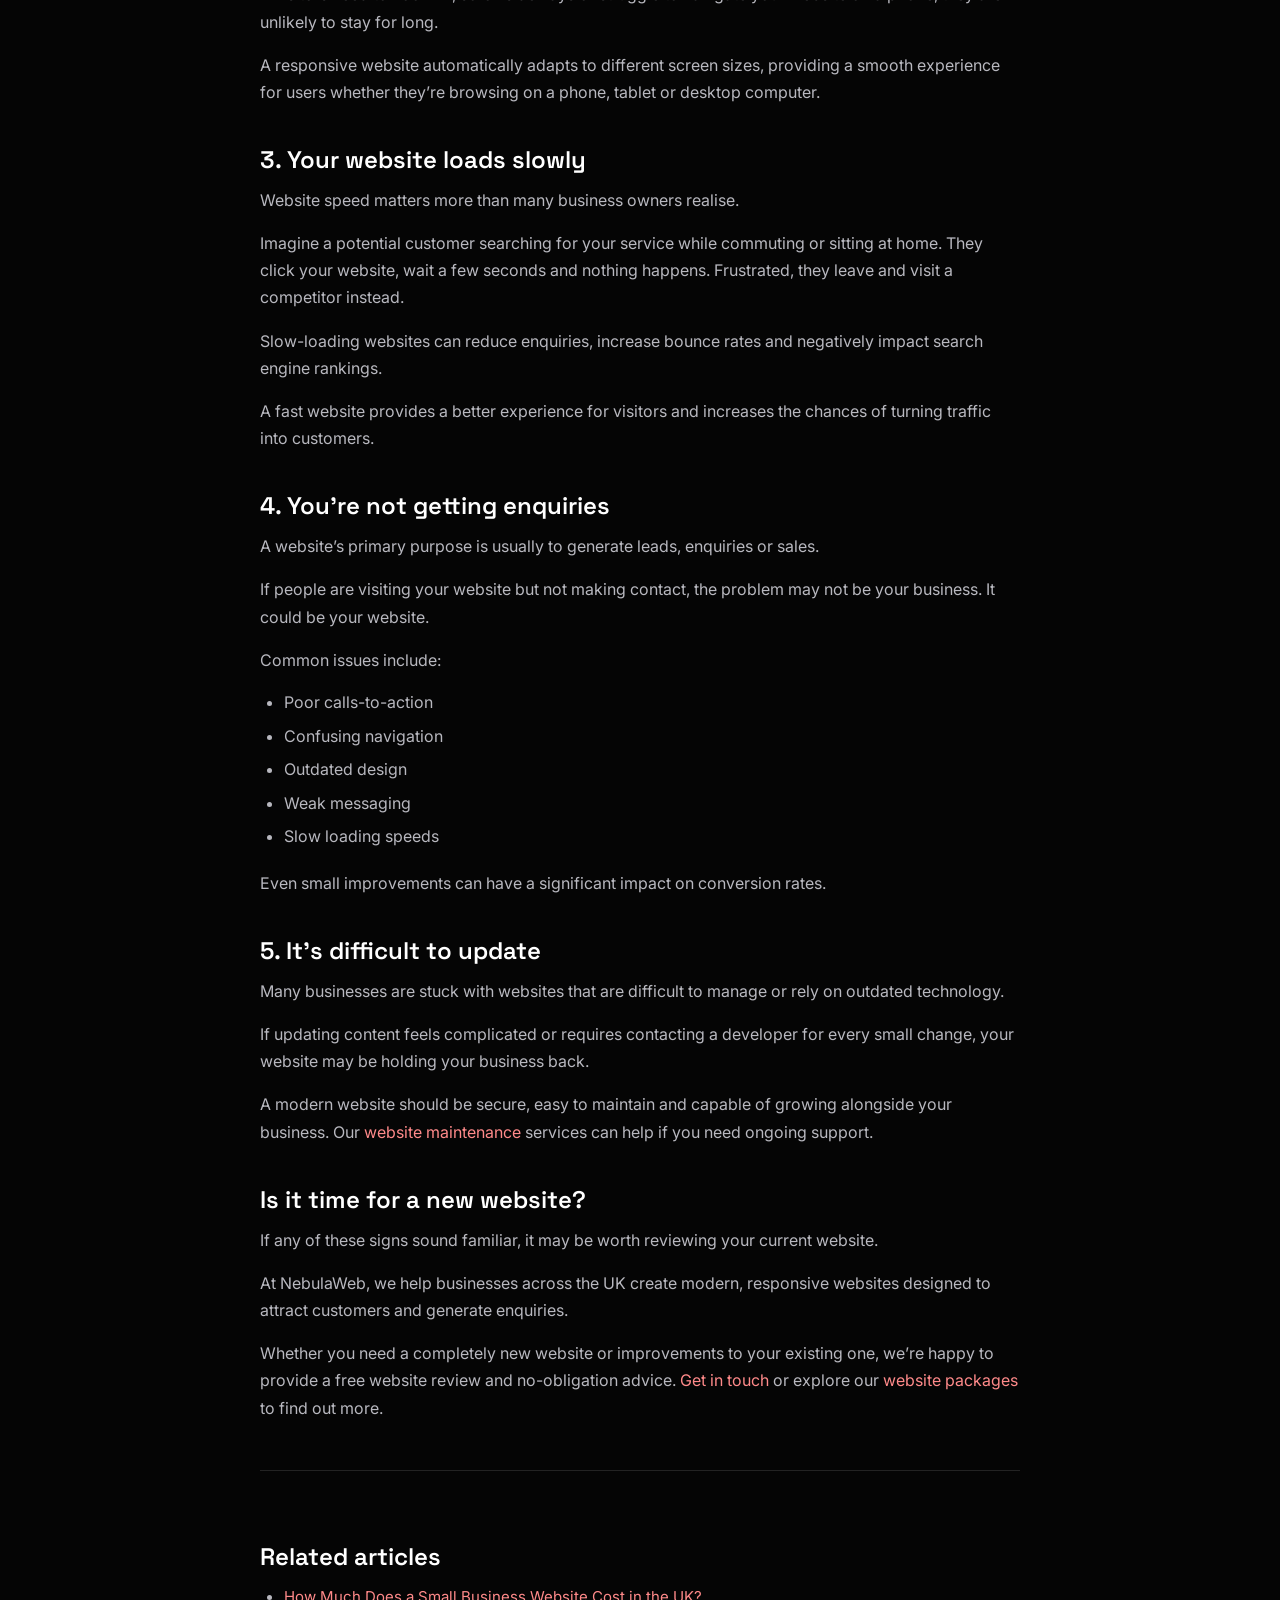
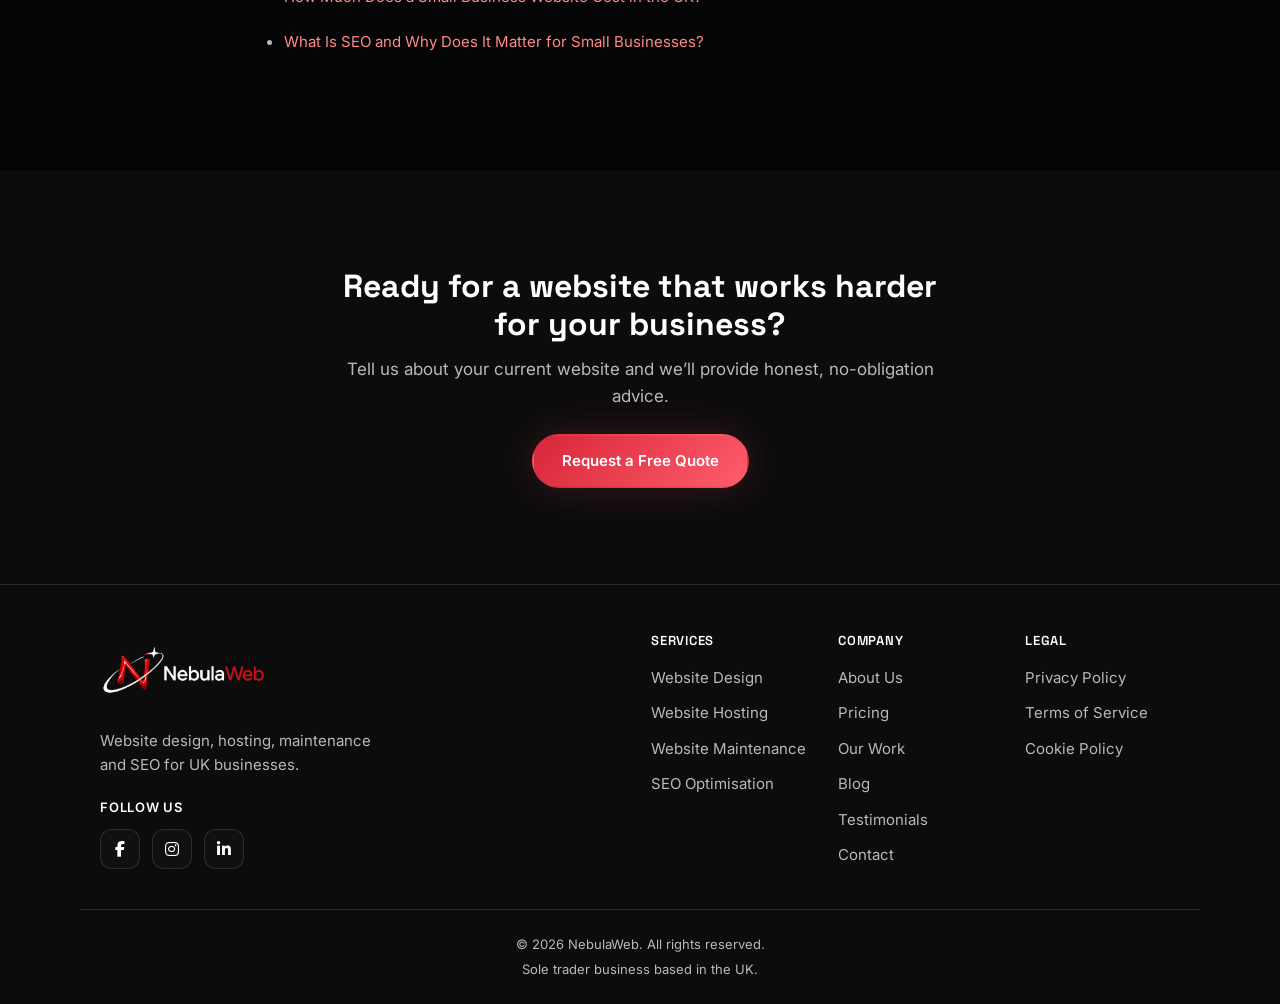
<file: blog/5-signs-your-business-needs-a-new-website.html>
<!DOCTYPE html>
<html lang="en-GB">
<head>
  <meta charset="UTF-8">
  <meta name="viewport" content="width=device-width, initial-scale=1.0">
  <meta name="description" content="Not sure if your website is helping your business? Discover five common signs that it may be time for a new website and how a modern design can generate more enquiries.">
  <title>5 Signs Your Business Needs a New Website | NebulaWeb Blog</title>
  <link rel="canonical" href="https://nebulaweb.co.uk/blog/5-signs-your-business-needs-a-new-website.html">
  <meta property="og:type" content="article">
  <meta property="og:site_name" content="NebulaWeb">
  <meta property="og:title" content="5 Signs Your Business Needs a New Website">
  <meta property="og:description" content="Not sure if your website is helping your business? Discover five common signs that it may be time for a new website and how a modern design can generate more enquiries.">
  <meta property="og:url" content="https://nebulaweb.co.uk/blog/5-signs-your-business-needs-a-new-website.html">
  <meta property="og:image" content="https://nebulaweb.co.uk/images/assets/blog/website-redesign-signs.jpg">
  <meta property="og:locale" content="en_GB">
  <meta name="twitter:card" content="summary_large_image">
  <meta name="twitter:title" content="5 Signs Your Business Needs a New Website">
  <meta name="twitter:description" content="Not sure if your website is helping your business? Discover five common signs that it may be time for a new website and how a modern design can generate more enquiries.">
  <meta name="twitter:image" content="https://nebulaweb.co.uk/images/assets/blog/website-redesign-signs.jpg">
  <link rel="icon" type="image/png" sizes="32x32" href="../images/favicon-32x32.png">
  <link rel="icon" type="image/png" sizes="16x16" href="../images/favicon-16x16.png">
  <link rel="icon" type="image/png" sizes="512x512" href="../images/favicon-512x512.png">
  <link rel="icon" type="image/png" href="../images/favicon.png">
  <link rel="preconnect" href="https://fonts.googleapis.com">
  <link rel="preconnect" href="https://fonts.gstatic.com" crossorigin>
  <link href="https://fonts.googleapis.com/css2?family=Inter:wght@400;500;600;700&family=Space+Grotesk:wght@500;600;700&display=swap" rel="stylesheet">
  <link rel="stylesheet" href="../style.css">
  <link rel="stylesheet" href="https://cdnjs.cloudflare.com/ajax/libs/font-awesome/6.7.2/css/all.min.css" crossorigin="anonymous" referrerpolicy="no-referrer">

  <!-- Google tag (gtag.js) -->
  <script async src="https://www.googletagmanager.com/gtag/js?id=G-Z7PY0EXVFC"></script>
  <script>
    window.dataLayer = window.dataLayer || [];
    function gtag(){dataLayer.push(arguments);}
    gtag('js', new Date());

    gtag('config', 'G-Z7PY0EXVFC');
  </script>

  <!-- Microsoft Clarity -->
  <script type="text/javascript">
    (function(c,l,a,r,i,t,y){
        c[a]=c[a]||function(){(c[a].q=c[a].q||[]).push(arguments)};
        t=l.createElement(r);t.async=1;t.src="https://www.clarity.ms/tag/"+i;
        y=l.getElementsByTagName(r)[0];y.parentNode.insertBefore(t,y);
    })(window, document, "clarity", "script", "x73lurkutm");
  </script>
  <meta name="google-site-verification" content="tG1JjbxoIbm_YB-1inh_eYr94Ke8U_bTeLJ-6Kw5o_8" />

  <script type="application/ld+json">
  {
    "@context": "https://schema.org",
    "@type": "BlogPosting",
    "headline": "5 Signs Your Business Needs a New Website",
    "description": "Not sure if your website is helping your business? Discover five common signs that it may be time for a new website and how a modern design can generate more enquiries.",
    "image": "https://nebulaweb.co.uk/images/assets/blog/website-redesign-signs.jpg",
    "datePublished": "2026-06-10",
    "author": {
      "@type": "Organization",
      "name": "NebulaWeb",
      "url": "https://nebulaweb.co.uk"
    },
    "publisher": {
      "@type": "Organization",
      "name": "NebulaWeb",
      "logo": {
        "@type": "ImageObject",
        "url": "https://nebulaweb.co.uk/images/logo.png"
      }
    },
    "mainEntityOfPage": {
      "@type": "WebPage",
      "@id": "https://nebulaweb.co.uk/blog/5-signs-your-business-needs-a-new-website.html"
    }
  }
  </script>
</head>
<body>

  <header class="header" id="header">
    <nav class="nav container" aria-label="Main navigation">
      <a href="../index.html" class="nav__logo">
        <picture>
        <source srcset="../images/logo.webp" type="image/webp">
        <img src="../images/logo.png" alt="NebulaWeb" class="nav__logo-img" width="1058" height="508">
      </picture>
      </a>

      <button class="nav__toggle" id="nav-toggle" aria-label="Open menu" aria-expanded="false" aria-controls="nav-menu">
        <span class="nav__toggle-bar"></span>
        <span class="nav__toggle-bar"></span>
        <span class="nav__toggle-bar"></span>
      </button>

      <ul class="nav__menu" id="nav-menu">
        <li><a href="../index.html#services" class="nav__link">Services</a></li>
        <li><a href="../index.html#why-us" class="nav__link">Why Us</a></li>
        <li><a href="../index.html#testimonials" class="nav__link">Testimonials</a></li>
        <li><a href="../pricing.html" class="nav__link">Pricing</a></li>
        <li><a href="../portfolio.html" class="nav__link">Our Work</a></li>
        <li><a href="../blog.html" class="nav__link nav__link--active">Blog</a></li>
        <li><a href="../index.html#contact" class="nav__link nav__link--cta">Get in Touch</a></li>
      </ul>
    </nav>
  </header>

  <main>

    <section class="page-hero" id="article-hero">
      <div class="page-hero__bg" aria-hidden="true"></div>
      <div class="container page-hero__content">
        <p class="section__eyebrow">Blog</p>
        <h1 class="page-hero__title">5 Signs Your Business Needs a New Website</h1>
        <p class="page-hero__subtitle">Common warning signs that your current website may be costing you enquiries &mdash; and what to do about it.</p>
      </div>
    </section>

    <section class="section legal-content">
      <div class="container legal-content__inner">
        <a href="../blog.html" class="blog-article__back">&larr; Back to Blog</a>
        <time class="blog-article__meta" datetime="2026-06-10">Published 10 June 2026</time>

        <figure class="blog-article__featured">
          <picture>
            <source srcset="../images/assets/blog/website-redesign-signs.webp" type="image/webp">
            <img
              src="../images/assets/blog/website-redesign-signs.jpg"
              alt="Person browsing a modern responsive website on a smartphone"
              width="1200"
              height="800"
              loading="lazy"
              decoding="async"
            >
          </picture>
        </figure>

        <p>Most business owners don&rsquo;t realise their website is losing them customers until they look at the data.</p>
        <p>Your website is often the first impression potential customers have of your business. A modern, professional website can build trust and generate enquiries, while an outdated website can drive visitors away before they ever contact you.</p>
        <p>If you&rsquo;re unsure whether your website is helping or hurting your business, here are five common signs that it may be time for an upgrade.</p>

        <h2>1. Your website looks outdated</h2>
        <p>Design trends change quickly. A website that looked modern five years ago may now appear old-fashioned and unprofessional.</p>
        <p>Potential customers often form an opinion about a business within seconds of visiting its website. If your website looks dated, visitors may assume your business is too.</p>
        <p>A modern website helps build trust, improve credibility and create a better user experience. Take a look at our <a href="../portfolio.html">portfolio</a> to see examples of contemporary business websites.</p>

        <h2>2. It doesn&rsquo;t work well on mobile devices</h2>
        <p>Around two thirds of website traffic in the UK now comes from mobile devices.</p>
        <p>If visitors need to zoom in, scroll sideways or struggle to navigate your website on a phone, they are unlikely to stay for long.</p>
        <p>A responsive website automatically adapts to different screen sizes, providing a smooth experience for users whether they&rsquo;re browsing on a phone, tablet or desktop computer.</p>

        <h2>3. Your website loads slowly</h2>
        <p>Website speed matters more than many business owners realise.</p>
        <p>Imagine a potential customer searching for your service while commuting or sitting at home. They click your website, wait a few seconds and nothing happens. Frustrated, they leave and visit a competitor instead.</p>
        <p>Slow-loading websites can reduce enquiries, increase bounce rates and negatively impact search engine rankings.</p>
        <p>A fast website provides a better experience for visitors and increases the chances of turning traffic into customers.</p>

        <h2>4. You&rsquo;re not getting enquiries</h2>
        <p>A website&rsquo;s primary purpose is usually to generate leads, enquiries or sales.</p>
        <p>If people are visiting your website but not making contact, the problem may not be your business. It could be your website.</p>
        <p>Common issues include:</p>
        <ul>
          <li>Poor calls-to-action</li>
          <li>Confusing navigation</li>
          <li>Outdated design</li>
          <li>Weak messaging</li>
          <li>Slow loading speeds</li>
        </ul>
        <p>Even small improvements can have a significant impact on conversion rates.</p>

        <h2>5. It&rsquo;s difficult to update</h2>
        <p>Many businesses are stuck with websites that are difficult to manage or rely on outdated technology.</p>
        <p>If updating content feels complicated or requires contacting a developer for every small change, your website may be holding your business back.</p>
        <p>A modern website should be secure, easy to maintain and capable of growing alongside your business. Our <a href="../index.html#services">website maintenance</a> services can help if you need ongoing support.</p>

        <h2>Is it time for a new website?</h2>
        <p>If any of these signs sound familiar, it may be worth reviewing your current website.</p>
        <p>At NebulaWeb, we help businesses across the UK create modern, responsive websites designed to attract customers and generate enquiries.</p>
        <p>Whether you need a completely new website or improvements to your existing one, we&rsquo;re happy to provide a free website review and no-obligation advice. <a href="../index.html#contact">Get in touch</a> or explore our <a href="../pricing.html">website packages</a> to find out more.</p>

        <nav class="blog-related" aria-label="Related articles">
          <h2 class="blog-related__title">Related articles</h2>
          <ul class="blog-related__list">
            <li><a href="how-much-does-a-small-business-website-cost-in-the-uk.html">How Much Does a Small Business Website Cost in the UK?</a></li>
            <li><a href="what-is-seo-and-why-does-it-matter-for-small-businesses.html">What Is SEO and Why Does It Matter for Small Businesses?</a></li>
          </ul>
        </nav>
      </div>
    </section>

    <section class="section pricing-cta" id="article-cta">
      <div class="container pricing-cta__inner">
        <h2 class="pricing-cta__title">Ready for a website that works harder for your business?</h2>
        <p class="pricing-cta__text">Tell us about your current website and we&rsquo;ll provide honest, no-obligation advice.</p>
        <a href="../index.html#contact" class="btn btn--primary">Request a Free Quote</a>
      </div>
    </section>

  </main>

  <footer class="footer">
    <div class="container footer__inner">
      <div class="footer__brand">
        <a href="../index.html" class="footer__logo">
          <picture>
          <source srcset="../images/logo.webp" type="image/webp">
          <img src="../images/logo.png" alt="NebulaWeb" class="footer__logo-img" width="1058" height="508" loading="lazy" decoding="async">
        </picture>
        </a>
        <p class="footer__tagline">Website design, hosting, maintenance and SEO for UK businesses.</p>

        <div class="social-links social-links--footer">
          <p class="social-links__label">Follow Us</p>
          <ul class="social-links__list">
            <li>
              <a href="https://www.facebook.com/NebulaWeb" class="social-links__link" target="_blank" rel="noopener noreferrer" aria-label="Follow NebulaWeb on Facebook">
                <i class="fa-brands fa-facebook-f" aria-hidden="true"></i>
              </a>
            </li>
            <li>
              <a href="https://www.instagram.com/nebulawebuk/" class="social-links__link" target="_blank" rel="noopener noreferrer" aria-label="Follow NebulaWeb on Instagram">
                <i class="fa-brands fa-instagram" aria-hidden="true"></i>
              </a>
            </li>
            <li>
              <a href="https://www.linkedin.com/company/nebulawebuk/" class="social-links__link" target="_blank" rel="noopener noreferrer" aria-label="Follow NebulaWeb on LinkedIn">
                <i class="fa-brands fa-linkedin-in" aria-hidden="true"></i>
              </a>
            </li>
          </ul>
        </div>
      </div>

      <nav class="footer__nav" aria-label="Footer navigation">
        <div class="footer__col">
          <h3>Services</h3>
          <ul>
            <li><a href="../index.html#services">Website Design</a></li>
            <li><a href="../index.html#services">Website Hosting</a></li>
            <li><a href="../index.html#services">Website Maintenance</a></li>
            <li><a href="../index.html#services">SEO Optimisation</a></li>
          </ul>
        </div>
        <div class="footer__col">
          <h3>Company</h3>
          <ul>
            <li><a href="../index.html#about">About Us</a></li>
            <li><a href="../pricing.html">Pricing</a></li>
            <li><a href="../portfolio.html">Our Work</a></li>
            <li><a href="../blog.html">Blog</a></li>
            <li><a href="../index.html#testimonials">Testimonials</a></li>
            <li><a href="../index.html#contact">Contact</a></li>
          </ul>
        </div>
        <div class="footer__col">
          <h3>Legal</h3>
          <ul>
            <li><a href="../privacy-policy.html">Privacy Policy</a></li>
            <li><a href="../terms-of-service.html">Terms of Service</a></li>
            <li><a href="../cookie-policy.html">Cookie Policy</a></li>
          </ul>
        </div>
      </nav>
    </div>

    <div class="footer__bottom container">
      <p>&copy; 2026 NebulaWeb. All rights reserved.</p>
      <p>Sole trader business based in the UK.</p>
    </div>
  </footer>

  <script src="../script.js"></script>
</body>
</html>
</file>
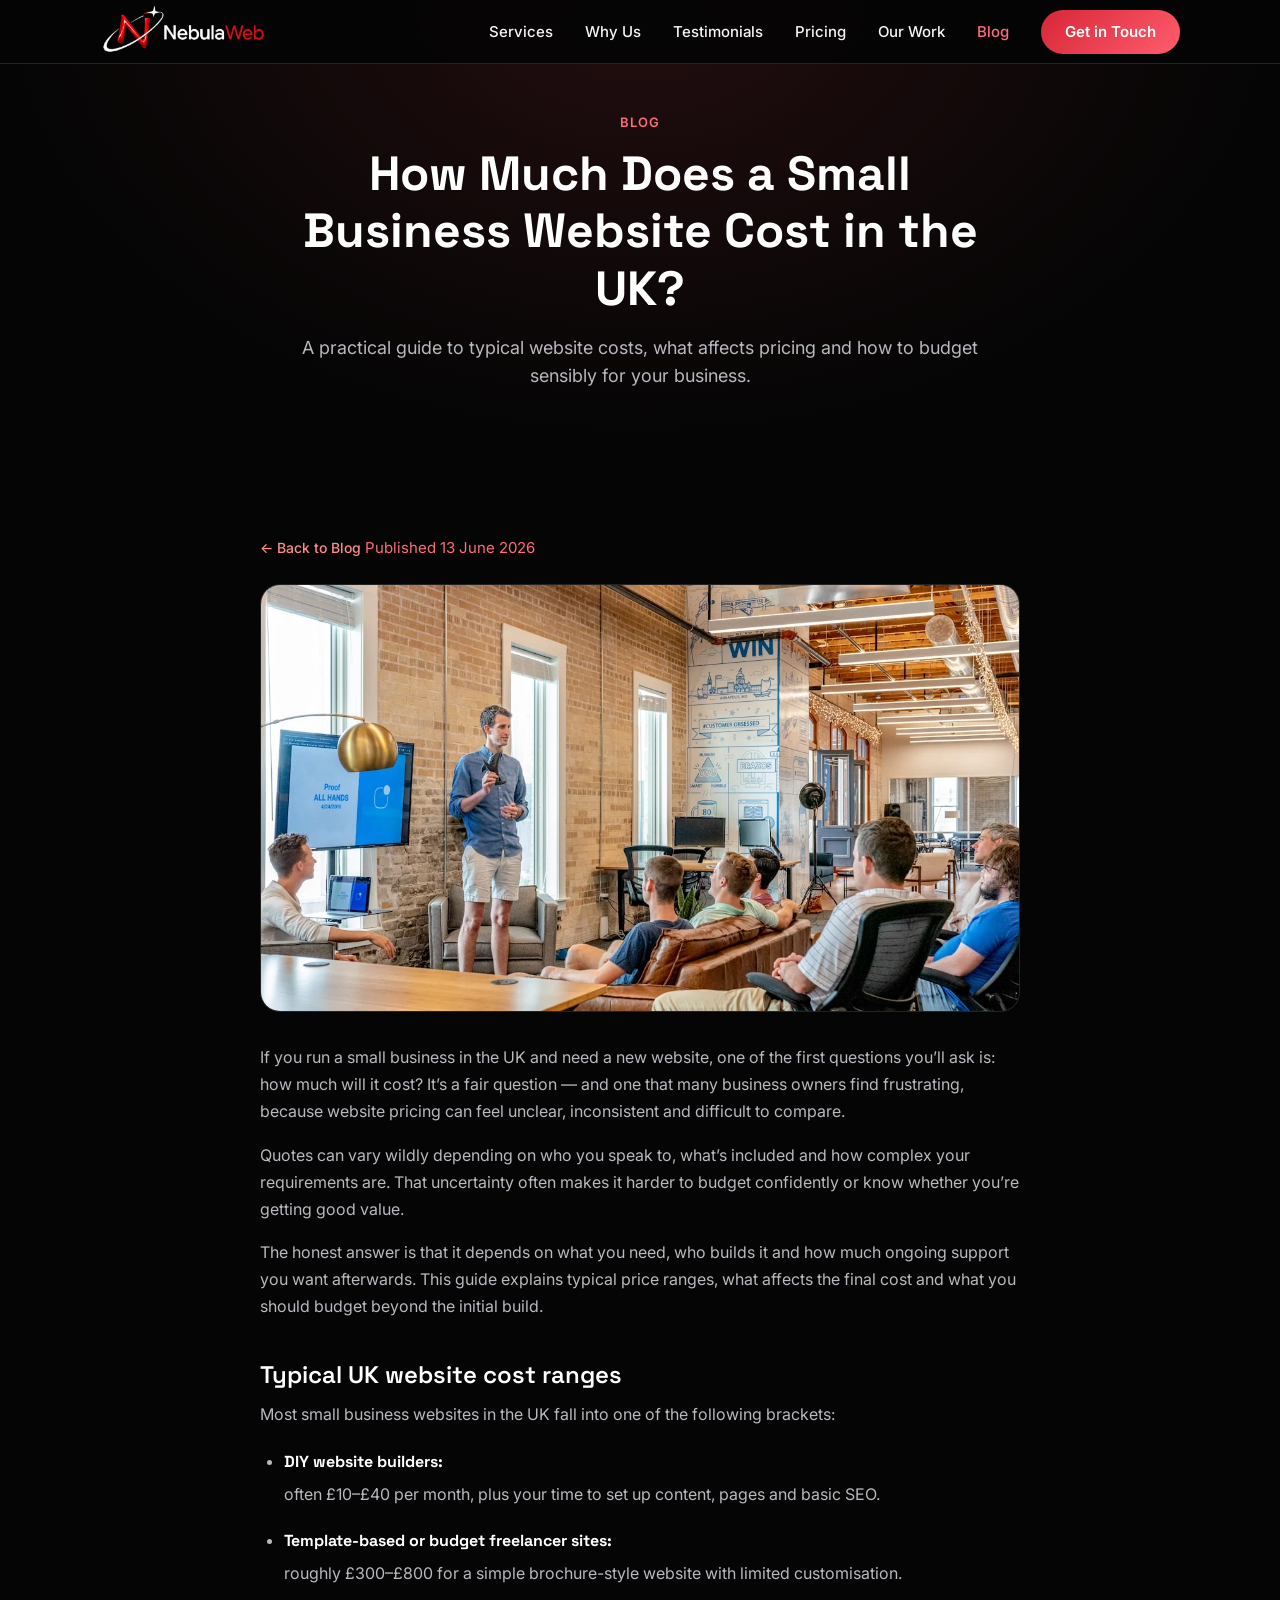
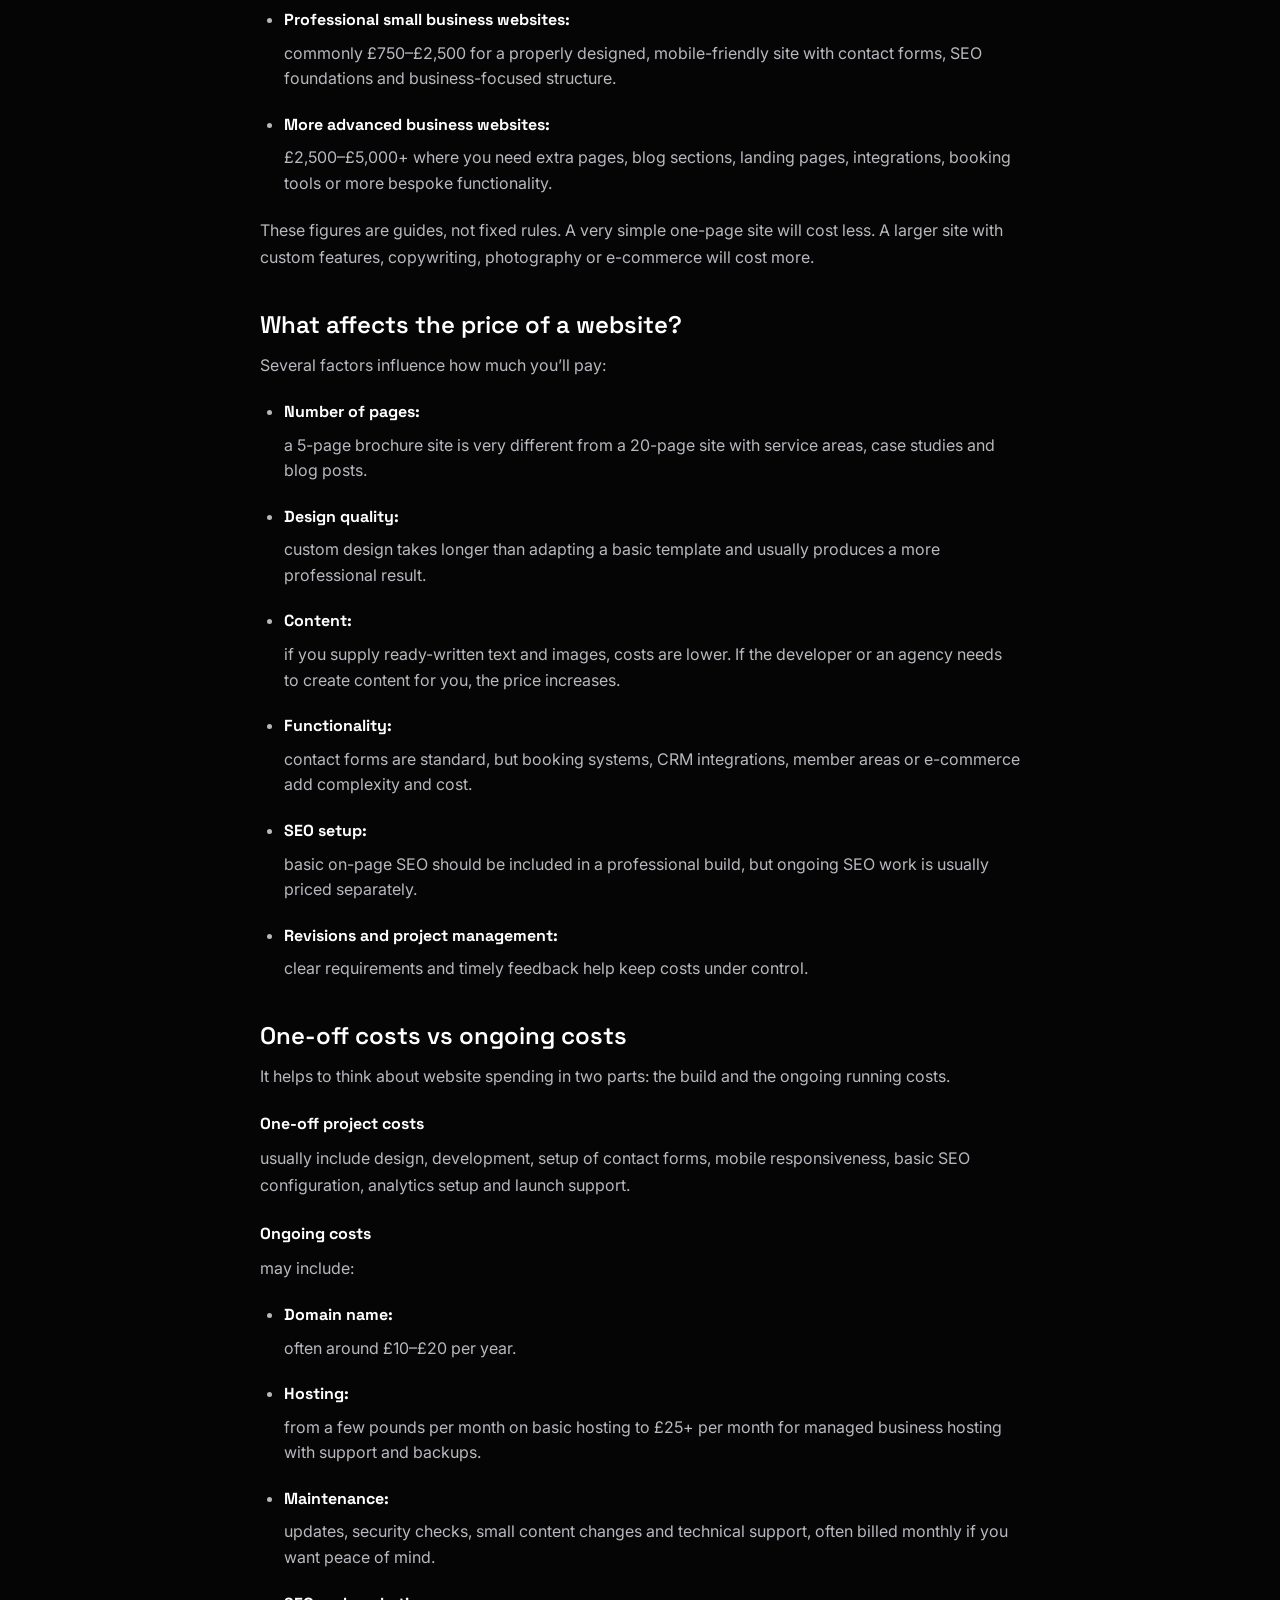
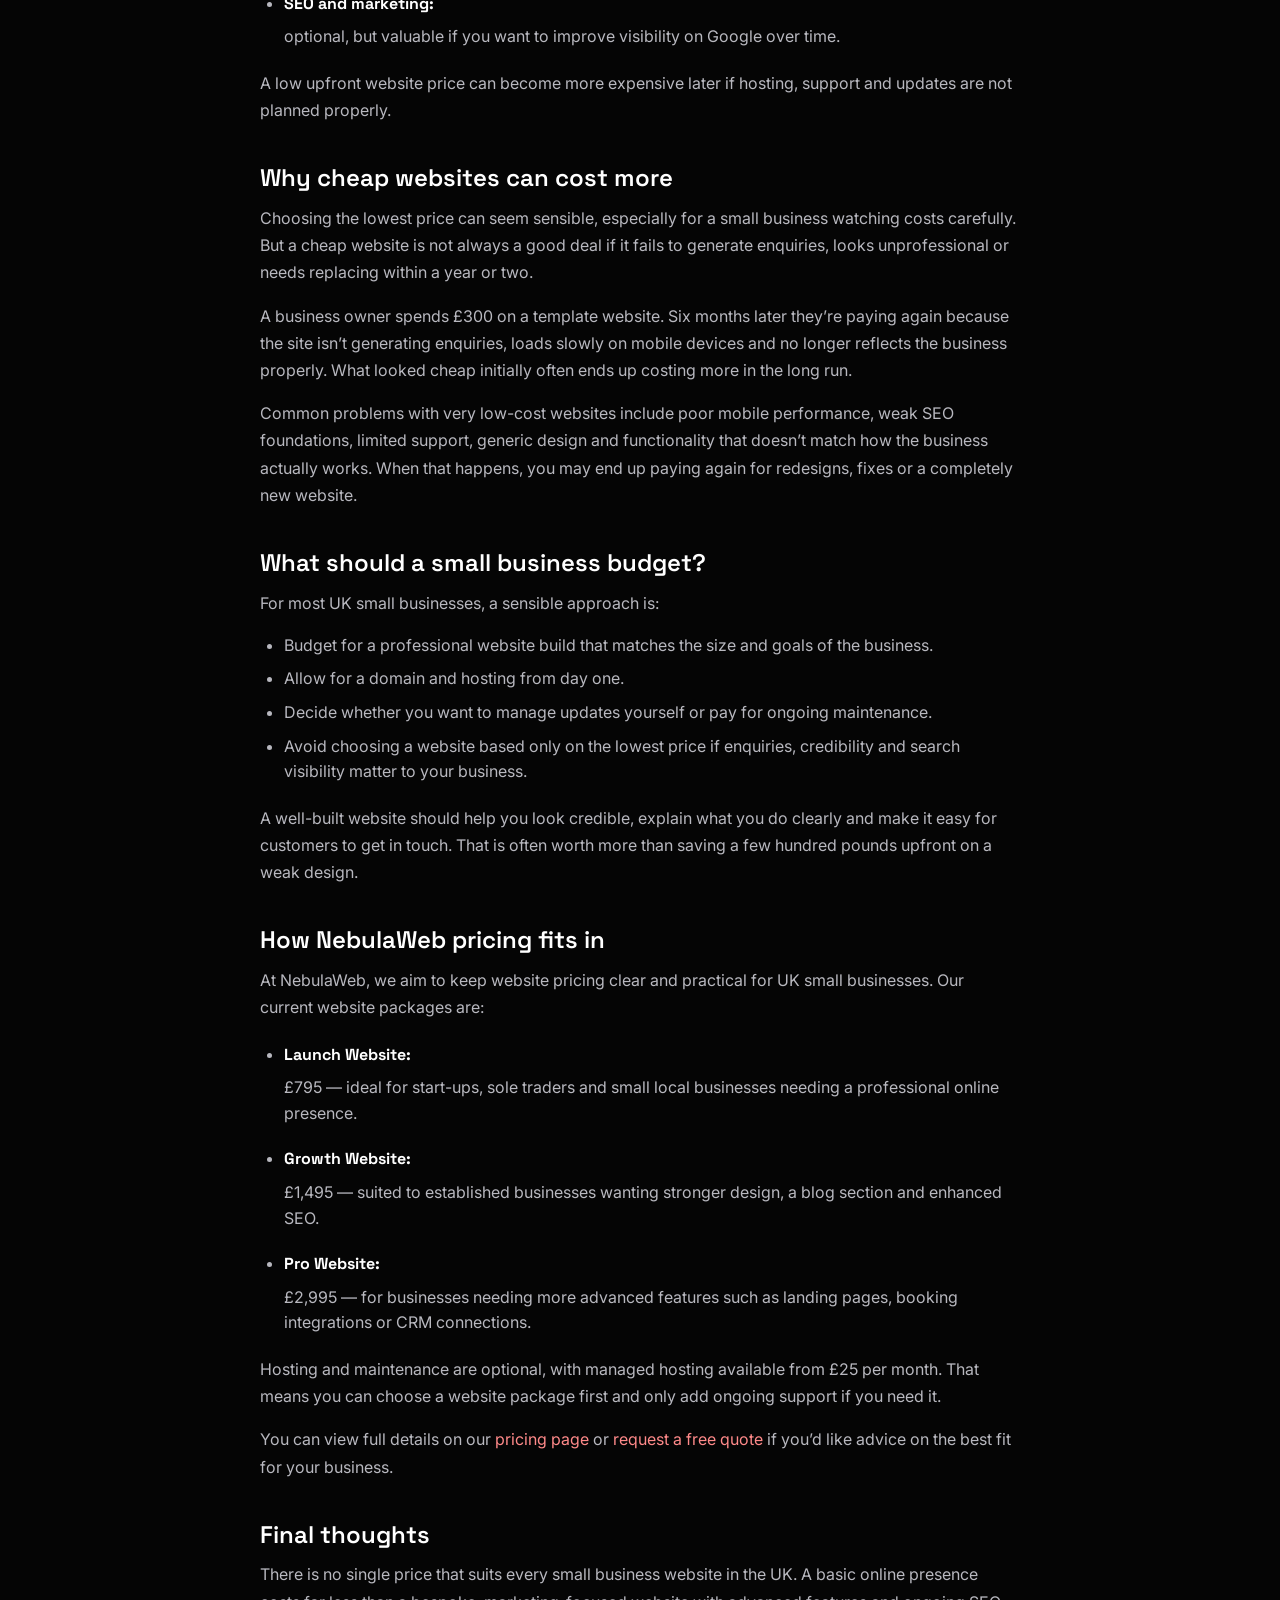
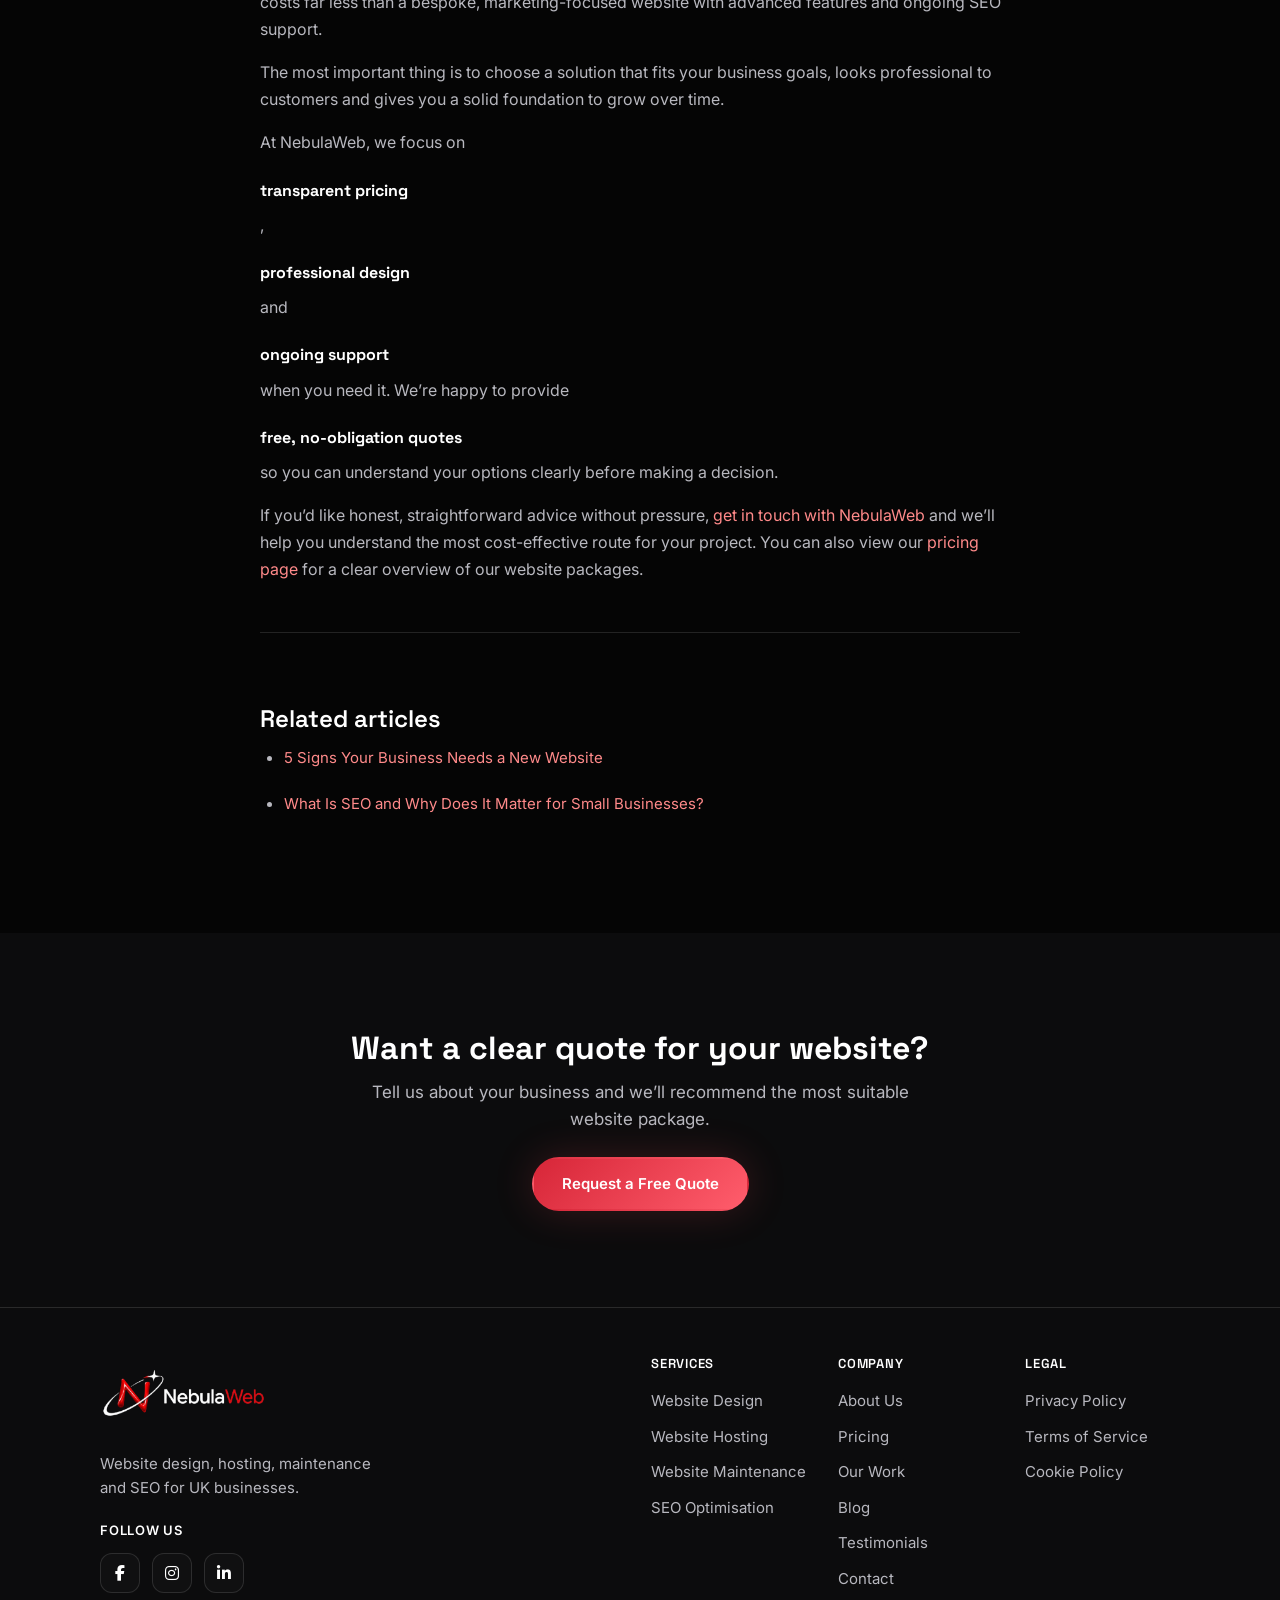
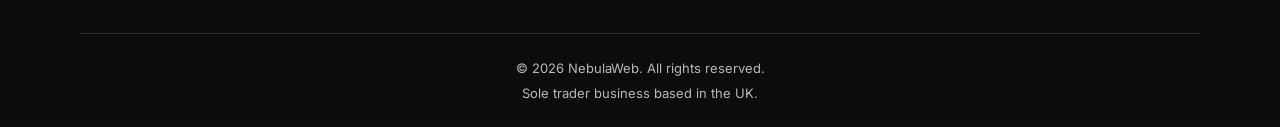
<file: blog/how-much-does-a-small-business-website-cost-in-the-uk.html>
<!DOCTYPE html>
<html lang="en-GB">
<head>
  <meta charset="UTF-8">
  <meta name="viewport" content="width=device-width, initial-scale=1.0">
  <meta name="description" content="How much does a small business website cost in the UK? Learn typical price ranges, what affects website design costs and what to budget for hosting and maintenance.">
  <title>How Much Does a Small Business Website Cost in the UK? | NebulaWeb Blog</title>
  <link rel="canonical" href="https://nebulaweb.co.uk/blog/how-much-does-a-small-business-website-cost-in-the-uk.html">
  <meta property="og:type" content="article">
  <meta property="og:site_name" content="NebulaWeb">
  <meta property="og:title" content="How Much Does a Small Business Website Cost in the UK?">
  <meta property="og:description" content="How much does a small business website cost in the UK? Learn typical price ranges, what affects website design costs and what to budget for hosting and maintenance.">
  <meta property="og:url" content="https://nebulaweb.co.uk/blog/how-much-does-a-small-business-website-cost-in-the-uk.html">
  <meta property="og:image" content="https://nebulaweb.co.uk/images/assets/blog/website-cost-uk.jpg">
  <meta property="og:locale" content="en_GB">
  <meta name="twitter:card" content="summary_large_image">
  <meta name="twitter:title" content="How Much Does a Small Business Website Cost in the UK?">
  <meta name="twitter:description" content="How much does a small business website cost in the UK? Learn typical price ranges, what affects website design costs and what to budget for hosting and maintenance.">
  <meta name="twitter:image" content="https://nebulaweb.co.uk/images/assets/blog/website-cost-uk.jpg">
  <link rel="icon" type="image/png" sizes="32x32" href="../images/favicon-32x32.png">
  <link rel="icon" type="image/png" sizes="16x16" href="../images/favicon-16x16.png">
  <link rel="icon" type="image/png" sizes="512x512" href="../images/favicon-512x512.png">
  <link rel="icon" type="image/png" href="../images/favicon.png">
  <link rel="preconnect" href="https://fonts.googleapis.com">
  <link rel="preconnect" href="https://fonts.gstatic.com" crossorigin>
  <link href="https://fonts.googleapis.com/css2?family=Inter:wght@400;500;600;700&family=Space+Grotesk:wght@500;600;700&display=swap" rel="stylesheet">
  <link rel="stylesheet" href="../style.css">
  <link rel="stylesheet" href="https://cdnjs.cloudflare.com/ajax/libs/font-awesome/6.7.2/css/all.min.css" crossorigin="anonymous" referrerpolicy="no-referrer">

  <!-- Google tag (gtag.js) -->
  <script async src="https://www.googletagmanager.com/gtag/js?id=G-Z7PY0EXVFC"></script>
  <script>
    window.dataLayer = window.dataLayer || [];
    function gtag(){dataLayer.push(arguments);}
    gtag('js', new Date());

    gtag('config', 'G-Z7PY0EXVFC');
  </script>

  <!-- Microsoft Clarity -->
  <script type="text/javascript">
    (function(c,l,a,r,i,t,y){
        c[a]=c[a]||function(){(c[a].q=c[a].q||[]).push(arguments)};
        t=l.createElement(r);t.async=1;t.src="https://www.clarity.ms/tag/"+i;
        y=l.getElementsByTagName(r)[0];y.parentNode.insertBefore(t,y);
    })(window, document, "clarity", "script", "x73lurkutm");
  </script>
  <meta name="google-site-verification" content="tG1JjbxoIbm_YB-1inh_eYr94Ke8U_bTeLJ-6Kw5o_8" />

  <script type="application/ld+json">
  {
    "@context": "https://schema.org",
    "@type": "BlogPosting",
    "headline": "How Much Does a Small Business Website Cost in the UK?",
    "description": "How much does a small business website cost in the UK? Learn typical price ranges, what affects website design costs and what to budget for hosting and maintenance.",
    "image": "https://nebulaweb.co.uk/images/assets/blog/website-cost-uk.jpg",
    "datePublished": "2026-06-13",
    "author": {
      "@type": "Organization",
      "name": "NebulaWeb",
      "url": "https://nebulaweb.co.uk"
    },
    "publisher": {
      "@type": "Organization",
      "name": "NebulaWeb",
      "logo": {
        "@type": "ImageObject",
        "url": "https://nebulaweb.co.uk/images/logo.png"
      }
    },
    "mainEntityOfPage": {
      "@type": "WebPage",
      "@id": "https://nebulaweb.co.uk/blog/how-much-does-a-small-business-website-cost-in-the-uk.html"
    }
  }
  </script>
</head>
<body>

  <!-- Navigation -->
  <header class="header" id="header">
    <nav class="nav container" aria-label="Main navigation">
      <a href="../index.html" class="nav__logo">
        <picture>
        <source srcset="../images/logo.webp" type="image/webp">
        <img src="../images/logo.png" alt="NebulaWeb" class="nav__logo-img" width="1058" height="508">
      </picture>
      </a>

      <button class="nav__toggle" id="nav-toggle" aria-label="Open menu" aria-expanded="false" aria-controls="nav-menu">
        <span class="nav__toggle-bar"></span>
        <span class="nav__toggle-bar"></span>
        <span class="nav__toggle-bar"></span>
      </button>

      <ul class="nav__menu" id="nav-menu">
        <li><a href="../index.html#services" class="nav__link">Services</a></li>
        <li><a href="../index.html#why-us" class="nav__link">Why Us</a></li>
        <li><a href="../index.html#testimonials" class="nav__link">Testimonials</a></li>
        <li><a href="../pricing.html" class="nav__link">Pricing</a></li>
        <li><a href="../portfolio.html" class="nav__link">Our Work</a></li>
        <li><a href="../blog.html" class="nav__link nav__link--active">Blog</a></li>
        <li><a href="../index.html#contact" class="nav__link nav__link--cta">Get in Touch</a></li>
      </ul>
    </nav>
  </header>

  <main>

    <section class="page-hero" id="article-hero">
      <div class="page-hero__bg" aria-hidden="true"></div>
      <div class="container page-hero__content">
        <p class="section__eyebrow">Blog</p>
        <h1 class="page-hero__title">How Much Does a Small Business Website Cost in the UK?</h1>
        <p class="page-hero__subtitle">A practical guide to typical website costs, what affects pricing and how to budget sensibly for your business.</p>
      </div>
    </section>

    <section class="section legal-content">
      <div class="container legal-content__inner">
        <a href="../blog.html" class="blog-article__back">&larr; Back to Blog</a>
        <time class="blog-article__meta" datetime="2026-06-13">Published 13 June 2026</time>

        <figure class="blog-article__featured">
          <picture>
            <source srcset="../images/assets/blog/website-cost-uk.webp" type="image/webp">
            <img
              src="../images/assets/blog/website-cost-uk.jpg"
              alt="Business team discussing website design and project costs in a modern office"
              width="1200"
              height="675"
              loading="lazy"
              decoding="async"
            >
          </picture>
        </figure>

        <p>If you run a small business in the UK and need a new website, one of the first questions you&rsquo;ll ask is: how much will it cost? It&rsquo;s a fair question &mdash; and one that many business owners find frustrating, because website pricing can feel unclear, inconsistent and difficult to compare.</p>
        <p>Quotes can vary wildly depending on who you speak to, what&rsquo;s included and how complex your requirements are. That uncertainty often makes it harder to budget confidently or know whether you&rsquo;re getting good value.</p>
        <p>The honest answer is that it depends on what you need, who builds it and how much ongoing support you want afterwards. This guide explains typical price ranges, what affects the final cost and what you should budget beyond the initial build.</p>

        <h2>Typical UK website cost ranges</h2>
        <p>Most small business websites in the UK fall into one of the following brackets:</p>
        <ul>
          <li><strong>DIY website builders:</strong> often &pound;10&ndash;&pound;40 per month, plus your time to set up content, pages and basic SEO.</li>
          <li><strong>Template-based or budget freelancer sites:</strong> roughly &pound;300&ndash;&pound;800 for a simple brochure-style website with limited customisation.</li>
          <li><strong>Professional small business websites:</strong> commonly &pound;750&ndash;&pound;2,500 for a properly designed, mobile-friendly site with contact forms, SEO foundations and business-focused structure.</li>
          <li><strong>More advanced business websites:</strong> &pound;2,500&ndash;&pound;5,000+ where you need extra pages, blog sections, landing pages, integrations, booking tools or more bespoke functionality.</li>
        </ul>
        <p>These figures are guides, not fixed rules. A very simple one-page site will cost less. A larger site with custom features, copywriting, photography or e-commerce will cost more.</p>

        <h2>What affects the price of a website?</h2>
        <p>Several factors influence how much you&rsquo;ll pay:</p>
        <ul>
          <li><strong>Number of pages:</strong> a 5-page brochure site is very different from a 20-page site with service areas, case studies and blog posts.</li>
          <li><strong>Design quality:</strong> custom design takes longer than adapting a basic template and usually produces a more professional result.</li>
          <li><strong>Content:</strong> if you supply ready-written text and images, costs are lower. If the developer or an agency needs to create content for you, the price increases.</li>
          <li><strong>Functionality:</strong> contact forms are standard, but booking systems, CRM integrations, member areas or e-commerce add complexity and cost.</li>
          <li><strong>SEO setup:</strong> basic on-page SEO should be included in a professional build, but ongoing SEO work is usually priced separately.</li>
          <li><strong>Revisions and project management:</strong> clear requirements and timely feedback help keep costs under control.</li>
        </ul>

        <h2>One-off costs vs ongoing costs</h2>
        <p>It helps to think about website spending in two parts: the build and the ongoing running costs.</p>
        <p><strong>One-off project costs</strong> usually include design, development, setup of contact forms, mobile responsiveness, basic SEO configuration, analytics setup and launch support.</p>
        <p><strong>Ongoing costs</strong> may include:</p>
        <ul>
          <li><strong>Domain name:</strong> often around &pound;10&ndash;&pound;20 per year.</li>
          <li><strong>Hosting:</strong> from a few pounds per month on basic hosting to &pound;25+ per month for managed business hosting with support and backups.</li>
          <li><strong>Maintenance:</strong> updates, security checks, small content changes and technical support, often billed monthly if you want peace of mind.</li>
          <li><strong>SEO and marketing:</strong> optional, but valuable if you want to improve visibility on Google over time.</li>
        </ul>
        <p>A low upfront website price can become more expensive later if hosting, support and updates are not planned properly.</p>

        <h2>Why cheap websites can cost more</h2>
        <p>Choosing the lowest price can seem sensible, especially for a small business watching costs carefully. But a cheap website is not always a good deal if it fails to generate enquiries, looks unprofessional or needs replacing within a year or two.</p>
        <p>A business owner spends &pound;300 on a template website. Six months later they&rsquo;re paying again because the site isn&rsquo;t generating enquiries, loads slowly on mobile devices and no longer reflects the business properly. What looked cheap initially often ends up costing more in the long run.</p>
        <p>Common problems with very low-cost websites include poor mobile performance, weak SEO foundations, limited support, generic design and functionality that doesn&rsquo;t match how the business actually works. When that happens, you may end up paying again for redesigns, fixes or a completely new website.</p>

        <h2>What should a small business budget?</h2>
        <p>For most UK small businesses, a sensible approach is:</p>
        <ul>
          <li>Budget for a professional website build that matches the size and goals of the business.</li>
          <li>Allow for a domain and hosting from day one.</li>
          <li>Decide whether you want to manage updates yourself or pay for ongoing maintenance.</li>
          <li>Avoid choosing a website based only on the lowest price if enquiries, credibility and search visibility matter to your business.</li>
        </ul>
        <p>A well-built website should help you look credible, explain what you do clearly and make it easy for customers to get in touch. That is often worth more than saving a few hundred pounds upfront on a weak design.</p>

        <h2>How NebulaWeb pricing fits in</h2>
        <p>At NebulaWeb, we aim to keep website pricing clear and practical for UK small businesses. Our current website packages are:</p>
        <ul>
          <li><strong>Launch Website:</strong> &pound;795 &mdash; ideal for start-ups, sole traders and small local businesses needing a professional online presence.</li>
          <li><strong>Growth Website:</strong> &pound;1,495 &mdash; suited to established businesses wanting stronger design, a blog section and enhanced SEO.</li>
          <li><strong>Pro Website:</strong> &pound;2,995 &mdash; for businesses needing more advanced features such as landing pages, booking integrations or CRM connections.</li>
        </ul>
        <p>Hosting and maintenance are optional, with managed hosting available from &pound;25 per month. That means you can choose a website package first and only add ongoing support if you need it.</p>
        <p>You can view full details on our <a href="../pricing.html">pricing page</a> or <a href="../index.html#contact">request a free quote</a> if you&rsquo;d like advice on the best fit for your business.</p>

        <h2>Final thoughts</h2>
        <p>There is no single price that suits every small business website in the UK. A basic online presence costs far less than a bespoke, marketing-focused website with advanced features and ongoing SEO support.</p>
        <p>The most important thing is to choose a solution that fits your business goals, looks professional to customers and gives you a solid foundation to grow over time.</p>
        <p>At NebulaWeb, we focus on <strong>transparent pricing</strong>, <strong>professional design</strong> and <strong>ongoing support</strong> when you need it. We&rsquo;re happy to provide <strong>free, no-obligation quotes</strong> so you can understand your options clearly before making a decision.</p>
        <p>If you&rsquo;d like honest, straightforward advice without pressure, <a href="../index.html#contact">get in touch with NebulaWeb</a> and we&rsquo;ll help you understand the most cost-effective route for your project. You can also view our <a href="../pricing.html">pricing page</a> for a clear overview of our website packages.</p>

        <nav class="blog-related" aria-label="Related articles">
          <h2 class="blog-related__title">Related articles</h2>
          <ul class="blog-related__list">
            <li><a href="5-signs-your-business-needs-a-new-website.html">5 Signs Your Business Needs a New Website</a></li>
            <li><a href="what-is-seo-and-why-does-it-matter-for-small-businesses.html">What Is SEO and Why Does It Matter for Small Businesses?</a></li>
          </ul>
        </nav>
      </div>
    </section>

    <section class="section pricing-cta" id="article-cta">
      <div class="container pricing-cta__inner">
        <h2 class="pricing-cta__title">Want a clear quote for your website?</h2>
        <p class="pricing-cta__text">Tell us about your business and we&rsquo;ll recommend the most suitable website package.</p>
        <a href="../index.html#contact" class="btn btn--primary">Request a Free Quote</a>
      </div>
    </section>

  </main>

  <!-- Footer -->
  <footer class="footer">
    <div class="container footer__inner">
      <div class="footer__brand">
        <a href="../index.html" class="footer__logo">
          <picture>
          <source srcset="../images/logo.webp" type="image/webp">
          <img src="../images/logo.png" alt="NebulaWeb" class="footer__logo-img" width="1058" height="508" loading="lazy" decoding="async">
        </picture>
        </a>
        <p class="footer__tagline">Website design, hosting, maintenance and SEO for UK businesses.</p>

        <div class="social-links social-links--footer">
          <p class="social-links__label">Follow Us</p>
          <ul class="social-links__list">
            <li>
              <a href="https://www.facebook.com/NebulaWeb" class="social-links__link" target="_blank" rel="noopener noreferrer" aria-label="Follow NebulaWeb on Facebook">
                <i class="fa-brands fa-facebook-f" aria-hidden="true"></i>
              </a>
            </li>
            <li>
              <a href="https://www.instagram.com/nebulawebuk/" class="social-links__link" target="_blank" rel="noopener noreferrer" aria-label="Follow NebulaWeb on Instagram">
                <i class="fa-brands fa-instagram" aria-hidden="true"></i>
              </a>
            </li>
            <li>
              <a href="https://www.linkedin.com/company/nebulawebuk/" class="social-links__link" target="_blank" rel="noopener noreferrer" aria-label="Follow NebulaWeb on LinkedIn">
                <i class="fa-brands fa-linkedin-in" aria-hidden="true"></i>
              </a>
            </li>
          </ul>
        </div>
      </div>

      <nav class="footer__nav" aria-label="Footer navigation">
        <div class="footer__col">
          <h3>Services</h3>
          <ul>
            <li><a href="../index.html#services">Website Design</a></li>
            <li><a href="../index.html#services">Website Hosting</a></li>
            <li><a href="../index.html#services">Website Maintenance</a></li>
            <li><a href="../index.html#services">SEO Optimisation</a></li>
          </ul>
        </div>
        <div class="footer__col">
          <h3>Company</h3>
          <ul>
            <li><a href="../index.html#about">About Us</a></li>
            <li><a href="../pricing.html">Pricing</a></li>
            <li><a href="../portfolio.html">Our Work</a></li>
            <li><a href="../blog.html">Blog</a></li>
            <li><a href="../index.html#testimonials">Testimonials</a></li>
            <li><a href="../index.html#contact">Contact</a></li>
          </ul>
        </div>
        <div class="footer__col">
          <h3>Legal</h3>
          <ul>
            <li><a href="../privacy-policy.html">Privacy Policy</a></li>
            <li><a href="../terms-of-service.html">Terms of Service</a></li>
            <li><a href="../cookie-policy.html">Cookie Policy</a></li>
          </ul>
        </div>
      </nav>
    </div>

    <div class="footer__bottom container">
      <p>&copy; 2026 NebulaWeb. All rights reserved.</p>
      <p>Sole trader business based in the UK.</p>
    </div>
  </footer>

  <script src="../script.js"></script>
</body>
</html>
</file>
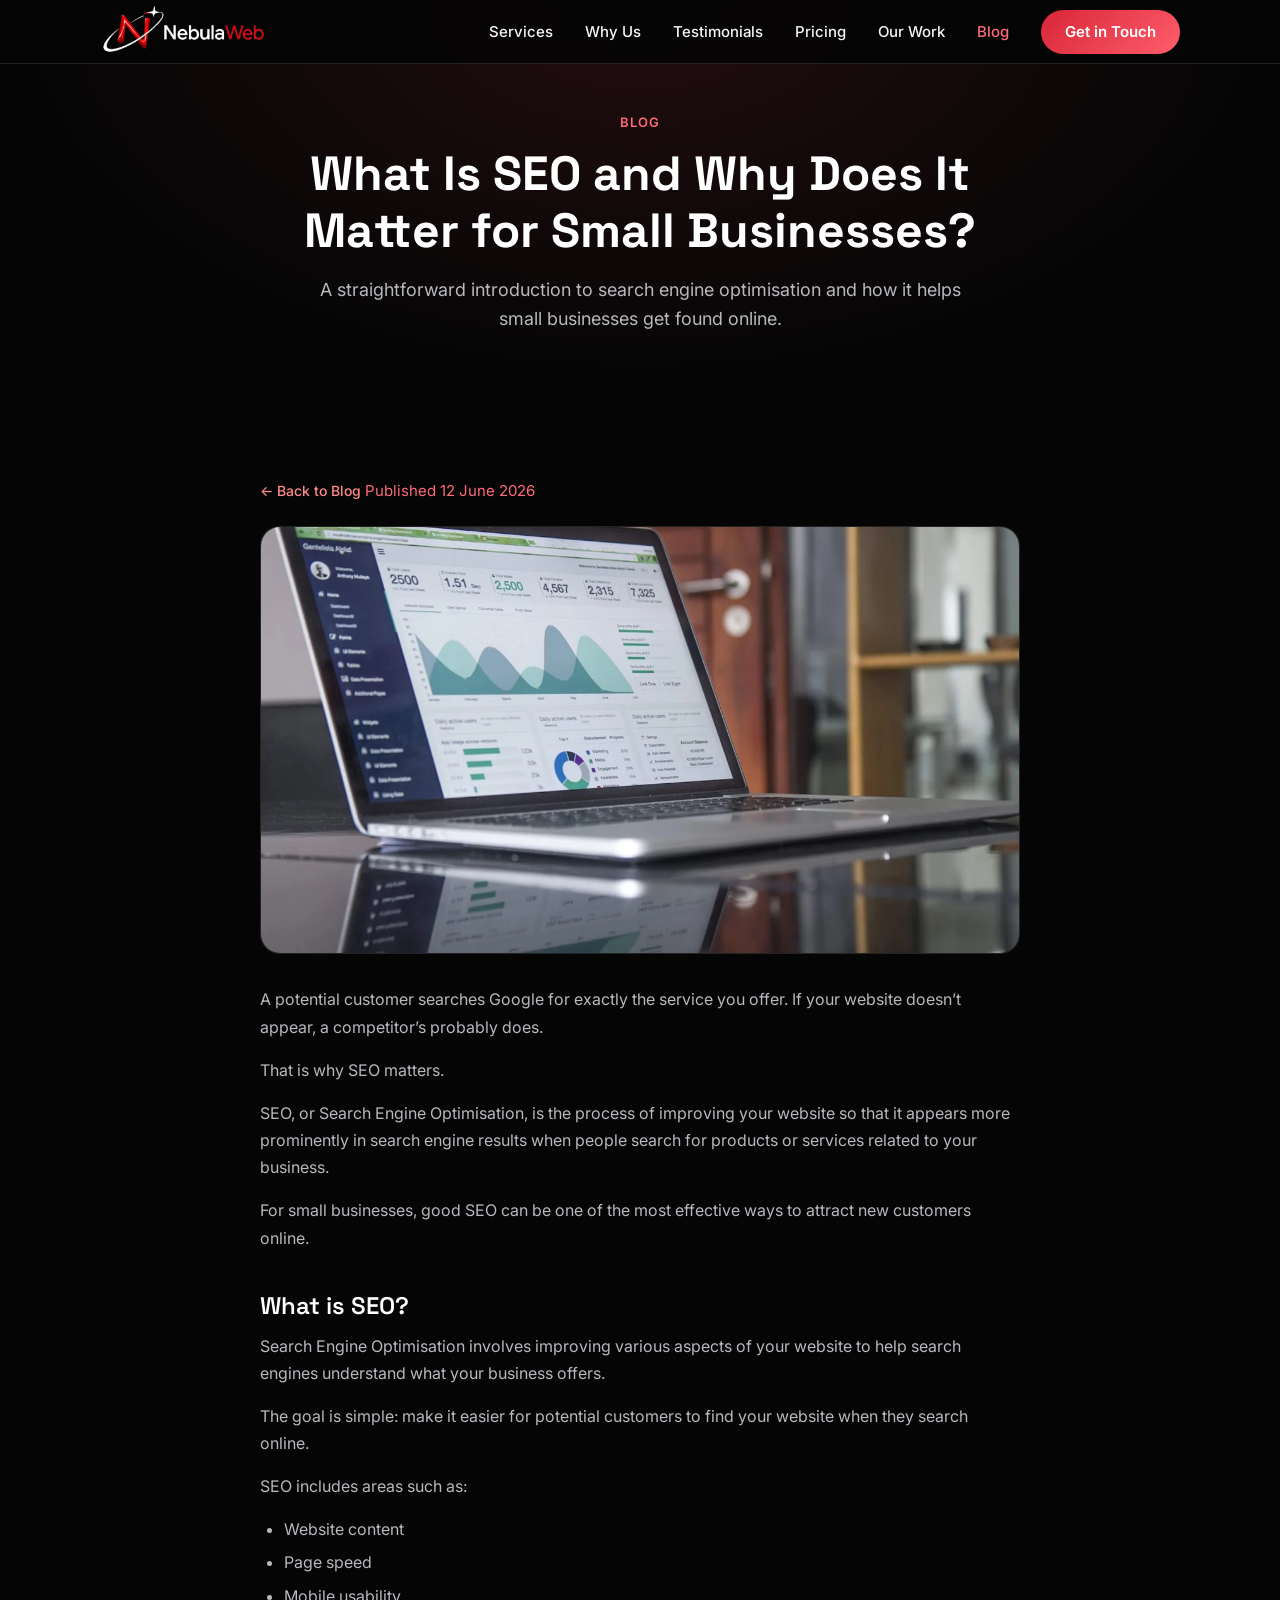
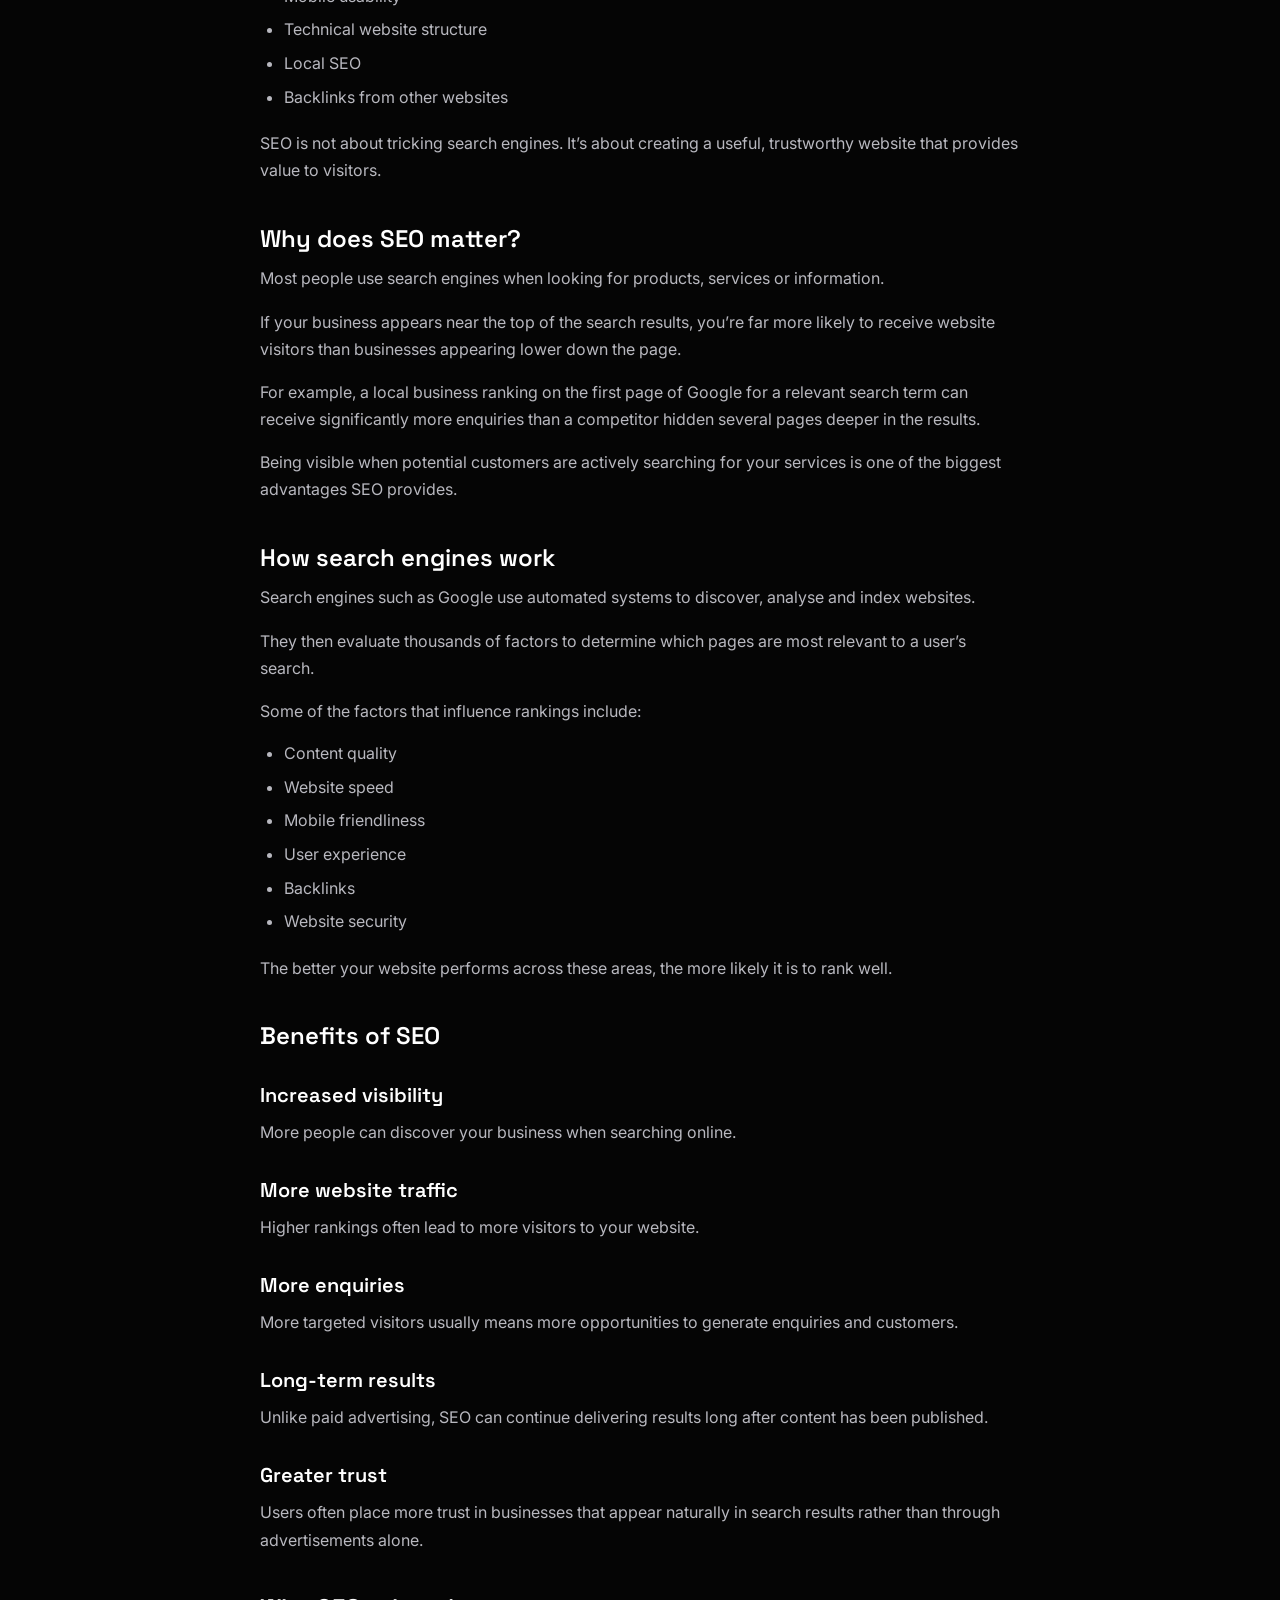
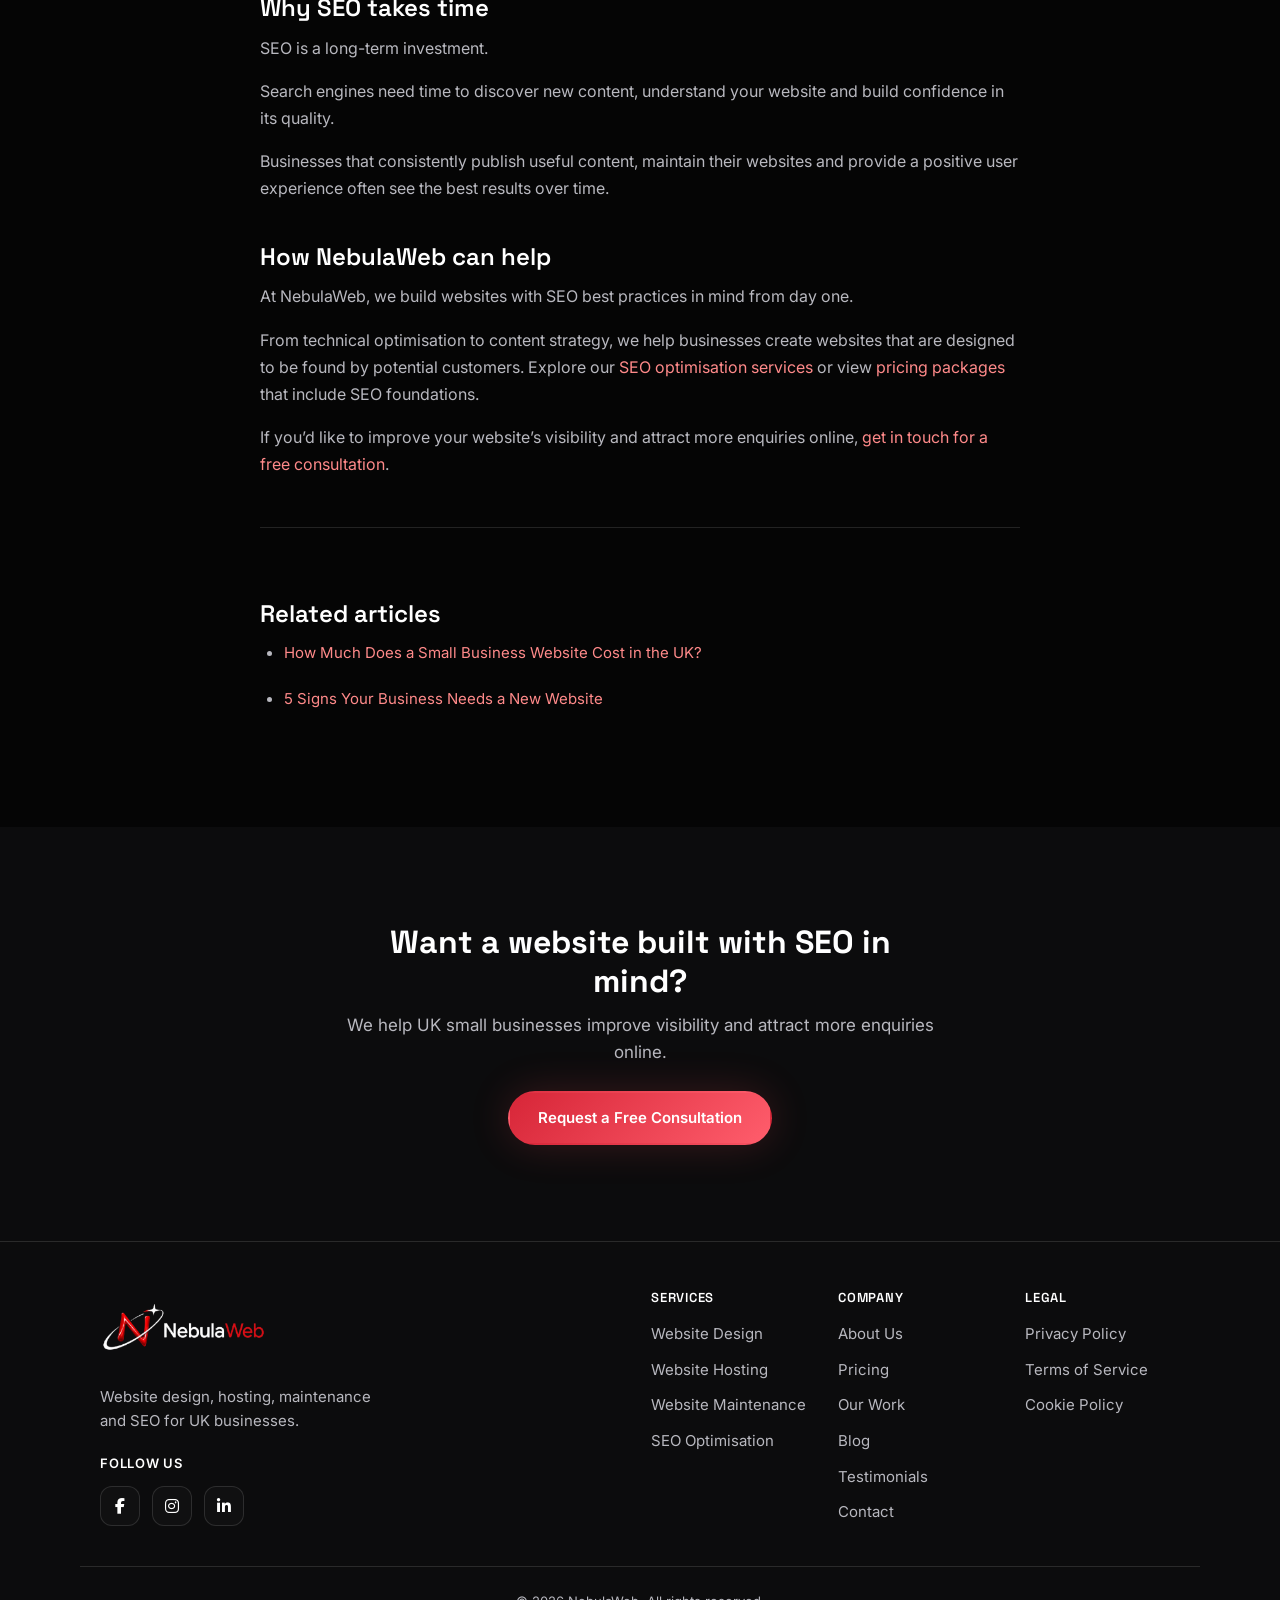
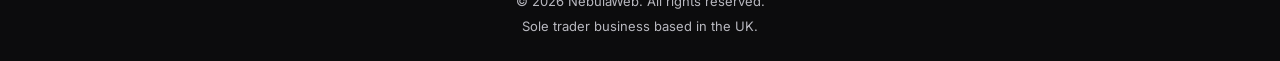
<file: blog/what-is-seo-and-why-does-it-matter-for-small-businesses.html>
<!DOCTYPE html>
<html lang="en-GB">
<head>
  <meta charset="UTF-8">
  <meta name="viewport" content="width=device-width, initial-scale=1.0">
  <meta name="description" content="Learn what SEO is and why it matters for small businesses. Discover how search engine optimisation helps UK businesses attract more visitors and enquiries online.">
  <title>What Is SEO and Why Does It Matter for Small Businesses? | NebulaWeb Blog</title>
  <link rel="canonical" href="https://nebulaweb.co.uk/blog/what-is-seo-and-why-does-it-matter-for-small-businesses.html">
  <meta property="og:type" content="article">
  <meta property="og:site_name" content="NebulaWeb">
  <meta property="og:title" content="What Is SEO and Why Does It Matter for Small Businesses?">
  <meta property="og:description" content="Learn what SEO is and why it matters for small businesses. Discover how search engine optimisation helps UK businesses attract more visitors and enquiries online.">
  <meta property="og:url" content="https://nebulaweb.co.uk/blog/what-is-seo-and-why-does-it-matter-for-small-businesses.html">
  <meta property="og:image" content="https://nebulaweb.co.uk/images/assets/blog/seo-small-business.jpg">
  <meta property="og:locale" content="en_GB">
  <meta name="twitter:card" content="summary_large_image">
  <meta name="twitter:title" content="What Is SEO and Why Does It Matter for Small Businesses?">
  <meta name="twitter:description" content="Learn what SEO is and why it matters for small businesses. Discover how search engine optimisation helps UK businesses attract more visitors and enquiries online.">
  <meta name="twitter:image" content="https://nebulaweb.co.uk/images/assets/blog/seo-small-business.jpg">
  <link rel="icon" type="image/png" sizes="32x32" href="../images/favicon-32x32.png">
  <link rel="icon" type="image/png" sizes="16x16" href="../images/favicon-16x16.png">
  <link rel="icon" type="image/png" sizes="512x512" href="../images/favicon-512x512.png">
  <link rel="icon" type="image/png" href="../images/favicon.png">
  <link rel="preconnect" href="https://fonts.googleapis.com">
  <link rel="preconnect" href="https://fonts.gstatic.com" crossorigin>
  <link href="https://fonts.googleapis.com/css2?family=Inter:wght@400;500;600;700&family=Space+Grotesk:wght@500;600;700&display=swap" rel="stylesheet">
  <link rel="stylesheet" href="../style.css">
  <link rel="stylesheet" href="https://cdnjs.cloudflare.com/ajax/libs/font-awesome/6.7.2/css/all.min.css" crossorigin="anonymous" referrerpolicy="no-referrer">

  <!-- Google tag (gtag.js) -->
  <script async src="https://www.googletagmanager.com/gtag/js?id=G-Z7PY0EXVFC"></script>
  <script>
    window.dataLayer = window.dataLayer || [];
    function gtag(){dataLayer.push(arguments);}
    gtag('js', new Date());

    gtag('config', 'G-Z7PY0EXVFC');
  </script>

  <!-- Microsoft Clarity -->
  <script type="text/javascript">
    (function(c,l,a,r,i,t,y){
        c[a]=c[a]||function(){(c[a].q=c[a].q||[]).push(arguments)};
        t=l.createElement(r);t.async=1;t.src="https://www.clarity.ms/tag/"+i;
        y=l.getElementsByTagName(r)[0];y.parentNode.insertBefore(t,y);
    })(window, document, "clarity", "script", "x73lurkutm");
  </script>
  <meta name="google-site-verification" content="tG1JjbxoIbm_YB-1inh_eYr94Ke8U_bTeLJ-6Kw5o_8" />

  <script type="application/ld+json">
  {
    "@context": "https://schema.org",
    "@type": "BlogPosting",
    "headline": "What Is SEO and Why Does It Matter for Small Businesses?",
    "description": "Learn what SEO is and why it matters for small businesses. Discover how search engine optimisation helps UK businesses attract more visitors and enquiries online.",
    "image": "https://nebulaweb.co.uk/images/assets/blog/seo-small-business.jpg",
    "datePublished": "2026-06-12",
    "author": {
      "@type": "Organization",
      "name": "NebulaWeb",
      "url": "https://nebulaweb.co.uk"
    },
    "publisher": {
      "@type": "Organization",
      "name": "NebulaWeb",
      "logo": {
        "@type": "ImageObject",
        "url": "https://nebulaweb.co.uk/images/logo.png"
      }
    },
    "mainEntityOfPage": {
      "@type": "WebPage",
      "@id": "https://nebulaweb.co.uk/blog/what-is-seo-and-why-does-it-matter-for-small-businesses.html"
    }
  }
  </script>
</head>
<body>

  <header class="header" id="header">
    <nav class="nav container" aria-label="Main navigation">
      <a href="../index.html" class="nav__logo">
        <picture>
        <source srcset="../images/logo.webp" type="image/webp">
        <img src="../images/logo.png" alt="NebulaWeb" class="nav__logo-img" width="1058" height="508">
      </picture>
      </a>

      <button class="nav__toggle" id="nav-toggle" aria-label="Open menu" aria-expanded="false" aria-controls="nav-menu">
        <span class="nav__toggle-bar"></span>
        <span class="nav__toggle-bar"></span>
        <span class="nav__toggle-bar"></span>
      </button>

      <ul class="nav__menu" id="nav-menu">
        <li><a href="../index.html#services" class="nav__link">Services</a></li>
        <li><a href="../index.html#why-us" class="nav__link">Why Us</a></li>
        <li><a href="../index.html#testimonials" class="nav__link">Testimonials</a></li>
        <li><a href="../pricing.html" class="nav__link">Pricing</a></li>
        <li><a href="../portfolio.html" class="nav__link">Our Work</a></li>
        <li><a href="../blog.html" class="nav__link nav__link--active">Blog</a></li>
        <li><a href="../index.html#contact" class="nav__link nav__link--cta">Get in Touch</a></li>
      </ul>
    </nav>
  </header>

  <main>

    <section class="page-hero" id="article-hero">
      <div class="page-hero__bg" aria-hidden="true"></div>
      <div class="container page-hero__content">
        <p class="section__eyebrow">Blog</p>
        <h1 class="page-hero__title">What Is SEO and Why Does It Matter for Small Businesses?</h1>
        <p class="page-hero__subtitle">A straightforward introduction to search engine optimisation and how it helps small businesses get found online.</p>
      </div>
    </section>

    <section class="section legal-content">
      <div class="container legal-content__inner">
        <a href="../blog.html" class="blog-article__back">&larr; Back to Blog</a>
        <time class="blog-article__meta" datetime="2026-06-12">Published 12 June 2026</time>

        <figure class="blog-article__featured">
          <picture>
            <source srcset="../images/assets/blog/seo-small-business.webp" type="image/webp">
            <img
              src="../images/assets/blog/seo-small-business.jpg"
              alt="Website analytics dashboard showing search traffic and performance data"
              width="1200"
              height="855"
              loading="lazy"
              decoding="async"
            >
          </picture>
        </figure>

        <p>A potential customer searches Google for exactly the service you offer. If your website doesn&rsquo;t appear, a competitor&rsquo;s probably does.</p>
        <p>That is why SEO matters.</p>
        <p>SEO, or Search Engine Optimisation, is the process of improving your website so that it appears more prominently in search engine results when people search for products or services related to your business.</p>
        <p>For small businesses, good SEO can be one of the most effective ways to attract new customers online.</p>

        <h2>What is SEO?</h2>
        <p>Search Engine Optimisation involves improving various aspects of your website to help search engines understand what your business offers.</p>
        <p>The goal is simple: make it easier for potential customers to find your website when they search online.</p>
        <p>SEO includes areas such as:</p>
        <ul>
          <li>Website content</li>
          <li>Page speed</li>
          <li>Mobile usability</li>
          <li>Technical website structure</li>
          <li>Local SEO</li>
          <li>Backlinks from other websites</li>
        </ul>
        <p>SEO is not about tricking search engines. It&rsquo;s about creating a useful, trustworthy website that provides value to visitors.</p>

        <h2>Why does SEO matter?</h2>
        <p>Most people use search engines when looking for products, services or information.</p>
        <p>If your business appears near the top of the search results, you&rsquo;re far more likely to receive website visitors than businesses appearing lower down the page.</p>
        <p>For example, a local business ranking on the first page of Google for a relevant search term can receive significantly more enquiries than a competitor hidden several pages deeper in the results.</p>
        <p>Being visible when potential customers are actively searching for your services is one of the biggest advantages SEO provides.</p>

        <h2>How search engines work</h2>
        <p>Search engines such as Google use automated systems to discover, analyse and index websites.</p>
        <p>They then evaluate thousands of factors to determine which pages are most relevant to a user&rsquo;s search.</p>
        <p>Some of the factors that influence rankings include:</p>
        <ul>
          <li>Content quality</li>
          <li>Website speed</li>
          <li>Mobile friendliness</li>
          <li>User experience</li>
          <li>Backlinks</li>
          <li>Website security</li>
        </ul>
        <p>The better your website performs across these areas, the more likely it is to rank well.</p>

        <h2>Benefits of SEO</h2>

        <h3>Increased visibility</h3>
        <p>More people can discover your business when searching online.</p>

        <h3>More website traffic</h3>
        <p>Higher rankings often lead to more visitors to your website.</p>

        <h3>More enquiries</h3>
        <p>More targeted visitors usually means more opportunities to generate enquiries and customers.</p>

        <h3>Long-term results</h3>
        <p>Unlike paid advertising, SEO can continue delivering results long after content has been published.</p>

        <h3>Greater trust</h3>
        <p>Users often place more trust in businesses that appear naturally in search results rather than through advertisements alone.</p>

        <h2>Why SEO takes time</h2>
        <p>SEO is a long-term investment.</p>
        <p>Search engines need time to discover new content, understand your website and build confidence in its quality.</p>
        <p>Businesses that consistently publish useful content, maintain their websites and provide a positive user experience often see the best results over time.</p>

        <h2>How NebulaWeb can help</h2>
        <p>At NebulaWeb, we build websites with SEO best practices in mind from day one.</p>
        <p>From technical optimisation to content strategy, we help businesses create websites that are designed to be found by potential customers. Explore our <a href="../index.html#services">SEO optimisation services</a> or view <a href="../pricing.html">pricing packages</a> that include SEO foundations.</p>
        <p>If you&rsquo;d like to improve your website&rsquo;s visibility and attract more enquiries online, <a href="../index.html#contact">get in touch for a free consultation</a>.</p>

        <nav class="blog-related" aria-label="Related articles">
          <h2 class="blog-related__title">Related articles</h2>
          <ul class="blog-related__list">
            <li><a href="how-much-does-a-small-business-website-cost-in-the-uk.html">How Much Does a Small Business Website Cost in the UK?</a></li>
            <li><a href="5-signs-your-business-needs-a-new-website.html">5 Signs Your Business Needs a New Website</a></li>
          </ul>
        </nav>
      </div>
    </section>

    <section class="section pricing-cta" id="article-cta">
      <div class="container pricing-cta__inner">
        <h2 class="pricing-cta__title">Want a website built with SEO in mind?</h2>
        <p class="pricing-cta__text">We help UK small businesses improve visibility and attract more enquiries online.</p>
        <a href="../index.html#contact" class="btn btn--primary">Request a Free Consultation</a>
      </div>
    </section>

  </main>

  <footer class="footer">
    <div class="container footer__inner">
      <div class="footer__brand">
        <a href="../index.html" class="footer__logo">
          <picture>
          <source srcset="../images/logo.webp" type="image/webp">
          <img src="../images/logo.png" alt="NebulaWeb" class="footer__logo-img" width="1058" height="508" loading="lazy" decoding="async">
        </picture>
        </a>
        <p class="footer__tagline">Website design, hosting, maintenance and SEO for UK businesses.</p>

        <div class="social-links social-links--footer">
          <p class="social-links__label">Follow Us</p>
          <ul class="social-links__list">
            <li>
              <a href="https://www.facebook.com/NebulaWeb" class="social-links__link" target="_blank" rel="noopener noreferrer" aria-label="Follow NebulaWeb on Facebook">
                <i class="fa-brands fa-facebook-f" aria-hidden="true"></i>
              </a>
            </li>
            <li>
              <a href="https://www.instagram.com/nebulawebuk/" class="social-links__link" target="_blank" rel="noopener noreferrer" aria-label="Follow NebulaWeb on Instagram">
                <i class="fa-brands fa-instagram" aria-hidden="true"></i>
              </a>
            </li>
            <li>
              <a href="https://www.linkedin.com/company/nebulawebuk/" class="social-links__link" target="_blank" rel="noopener noreferrer" aria-label="Follow NebulaWeb on LinkedIn">
                <i class="fa-brands fa-linkedin-in" aria-hidden="true"></i>
              </a>
            </li>
          </ul>
        </div>
      </div>

      <nav class="footer__nav" aria-label="Footer navigation">
        <div class="footer__col">
          <h3>Services</h3>
          <ul>
            <li><a href="../index.html#services">Website Design</a></li>
            <li><a href="../index.html#services">Website Hosting</a></li>
            <li><a href="../index.html#services">Website Maintenance</a></li>
            <li><a href="../index.html#services">SEO Optimisation</a></li>
          </ul>
        </div>
        <div class="footer__col">
          <h3>Company</h3>
          <ul>
            <li><a href="../index.html#about">About Us</a></li>
            <li><a href="../pricing.html">Pricing</a></li>
            <li><a href="../portfolio.html">Our Work</a></li>
            <li><a href="../blog.html">Blog</a></li>
            <li><a href="../index.html#testimonials">Testimonials</a></li>
            <li><a href="../index.html#contact">Contact</a></li>
          </ul>
        </div>
        <div class="footer__col">
          <h3>Legal</h3>
          <ul>
            <li><a href="../privacy-policy.html">Privacy Policy</a></li>
            <li><a href="../terms-of-service.html">Terms of Service</a></li>
            <li><a href="../cookie-policy.html">Cookie Policy</a></li>
          </ul>
        </div>
      </nav>
    </div>

    <div class="footer__bottom container">
      <p>&copy; 2026 NebulaWeb. All rights reserved.</p>
      <p>Sole trader business based in the UK.</p>
    </div>
  </footer>

  <script src="../script.js"></script>
</body>
</html>
</file>
<file: style.css>
/* ============================================
   NebulaWeb — Mobile-First Stylesheet
   ============================================ */

/* --- Custom Properties --- */
:root {
  --color-bg:        #050505;
  --color-bg-alt:    #0c0c0d;
  --color-surface:   #151518;
  --color-surface-2: #1d1d22;
  --color-border:    rgba(255, 255, 255, 0.12);

  --color-text:      #f5f5f7;
  --color-text-muted:#b8b8bf;
  --color-heading:   #ffffff;

  --color-primary:   #d72638;
  --color-primary-l: #ff6b79;
  --color-accent:    #ff4d5a;
  --color-accent-l:  #ff8a8a;

  --gradient-brand:  linear-gradient(135deg, #d72638 0%, #ff5d6c 100%);
  --gradient-glow:   radial-gradient(ellipse at 50% 0%, rgba(255, 77, 90, 0.12) 0%, transparent 70%);

  --font-body:   'Inter', system-ui, -apple-system, sans-serif;
  --font-display:'Space Grotesk', system-ui, sans-serif;

  --radius-sm:  6px;
  --radius-md:  12px;
  --radius-lg:  20px;
  --radius-full:9999px;

  --shadow-sm:  0 1px 3px rgba(0, 0, 0, 0.35);
  --shadow-md:  0 4px 24px rgba(0, 0, 0, 0.45);
  --shadow-lg:  0 8px 40px rgba(0, 0, 0, 0.55);
  --shadow-glow:0 0 40px rgba(255, 77, 90, 0.18);

  --header-h:   64px;
  --transition: 0.25s ease;
  --container:  1120px;
}

/* --- Reset & Base --- */
*,
*::before,
*::after {
  box-sizing: border-box;
  margin: 0;
  padding: 0;
}

html {
  scroll-behavior: smooth;
  scroll-padding-top: var(--header-h);
}

body {
  font-family: var(--font-body);
  font-size: 1rem;
  line-height: 1.6;
  color: var(--color-text);
  background-color: var(--color-bg);
  -webkit-font-smoothing: antialiased;
  overflow-x: hidden;
}

img, svg {
  display: block;
  max-width: 100%;
}

a {
  color: var(--color-accent-l);
  text-decoration: none;
  transition: color var(--transition);
}

a:hover {
  color: var(--color-accent);
}

ul {
  list-style: none;
}

h1, h2, h3 {
  font-family: var(--font-display);
  color: var(--color-heading);
  line-height: 1.2;
}

/* --- Utilities --- */
.container {
  width: 100%;
  max-width: var(--container);
  margin-inline: auto;
  padding-inline: 1.25rem;
}

.text-gradient {
  background: var(--gradient-brand);
  -webkit-background-clip: text;
  -webkit-text-fill-color: transparent;
  background-clip: text;
}

.section {
  padding-block: 4.5rem;
}

.section__header {
  text-align: center;
  max-width: 600px;
  margin-inline: auto;
  margin-bottom: 2.5rem;
}

.section__eyebrow {
  font-size: 0.8125rem;
  font-weight: 600;
  letter-spacing: 0.08em;
  text-transform: uppercase;
  color: var(--color-primary-l);
  margin-bottom: 0.75rem;
}

.section__title {
  font-size: clamp(1.75rem, 5vw, 2.5rem);
  font-weight: 700;
  margin-bottom: 0.75rem;
}

.section__desc {
  color: var(--color-text-muted);
  font-size: 1.0625rem;
}

/* --- Buttons --- */
.btn {
  display: inline-flex;
  align-items: center;
  justify-content: center;
  gap: 0.5rem;
  padding: 0.8125rem 1.75rem;
  font-family: var(--font-body);
  font-size: 0.9375rem;
  font-weight: 600;
  border-radius: var(--radius-full);
  border: 2px solid transparent;
  cursor: pointer;
  transition: background var(--transition), color var(--transition),
              border-color var(--transition), transform var(--transition),
              box-shadow var(--transition);
  text-decoration: none;
  white-space: nowrap;
}

.btn--primary {
  background: var(--gradient-brand);
  color: #fff;
  box-shadow: var(--shadow-glow);
}

.btn--primary:hover {
  color: #fff;
  transform: translateY(-2px);
  box-shadow: 0 0 60px rgba(255, 77, 90, 0.28);
}

.btn--ghost {
  background: transparent;
  color: var(--color-text);
  border-color: var(--color-border);
}

.btn--ghost:hover {
  color: var(--color-heading);
  border-color: rgba(255, 255, 255, 0.2);
  background: rgba(255, 255, 255, 0.04);
}

.btn--secondary {
  background: transparent;
  color: var(--color-text-muted);
  border-color: rgba(255, 255, 255, 0.08);
  font-weight: 500;
  padding: 0.75rem 1.5rem;
  box-shadow: none;
}

.btn--secondary:hover {
  color: var(--color-text);
  border-color: rgba(255, 255, 255, 0.16);
  background: rgba(255, 255, 255, 0.03);
  transform: none;
  box-shadow: none;
}

.btn--full {
  width: 100%;
}

.btn--disabled,
.btn:disabled {
  opacity: 0.55;
  cursor: not-allowed;
  pointer-events: none;
  transform: none;
  box-shadow: none;
}

.questionnaire-section .btn--disabled {
  margin-top: 0.5rem;
}

/* --- Header / Nav --- */
.header {
  position: fixed;
  top: 0;
  left: 0;
  right: 0;
  z-index: 1000;
  height: var(--header-h);
  background: rgba(5, 5, 5, 0.92);
  backdrop-filter: blur(12px);
  -webkit-backdrop-filter: blur(12px);
  border-bottom: 1px solid var(--color-border);
  transition: background var(--transition), box-shadow var(--transition);
}

.header--scrolled,
.header--menu-open {
  background: rgba(5, 5, 5, 0.98);
  box-shadow: var(--shadow-md);
}

.nav {
  display: flex;
  align-items: center;
  justify-content: space-between;
  height: 100%;
}

.nav__logo {
  display: flex;
  align-items: center;
  gap: 0.5rem;
  font-family: var(--font-display);
  font-size: 1.25rem;
  font-weight: 700;
  color: var(--color-heading);
  text-decoration: none;
}

.nav__logo:hover {
  color: var(--color-heading);
}

.nav__logo-icon {
  color: var(--color-primary-l);
  font-size: 1.1rem;
}

.nav__logo-img {
  display: block;
  height: 80px;
  width: auto;
}

@media (max-width: 768px) {
  .nav__logo-img {
    height: 70px;
  }
}

.nav__toggle {
  display: flex;
  flex-direction: column;
  justify-content: center;
  gap: 5px;
  width: 40px;
  height: 40px;
  background: none;
  border: none;
  cursor: pointer;
  padding: 6px;
  z-index: 1001;
}

.nav__toggle-bar {
  display: block;
  width: 100%;
  height: 2px;
  background: var(--color-heading);
  border-radius: 2px;
  transition: transform var(--transition), opacity var(--transition);
}

.nav__toggle[aria-expanded="true"] .nav__toggle-bar:nth-child(1) {
  transform: translateY(7px) rotate(45deg);
}

.nav__toggle[aria-expanded="true"] .nav__toggle-bar:nth-child(2) {
  opacity: 0;
}

.nav__toggle[aria-expanded="true"] .nav__toggle-bar:nth-child(3) {
  transform: translateY(-7px) rotate(-45deg);
}

.nav__menu {
  position: fixed;
  top: var(--header-h);
  left: 0;
  right: 0;
  z-index: 999;
  display: flex;
  flex-direction: column;
  align-items: stretch;
  gap: 0;
  margin: 0;
  padding: 0;
  max-height: 0;
  opacity: 0;
  visibility: hidden;
  overflow: hidden;
  background: var(--color-bg-alt);
  border-bottom: 1px solid transparent;
  box-shadow: none;
  transition: max-height 0.35s ease, opacity 0.25s ease, visibility 0.35s ease, border-color 0.25s ease, box-shadow 0.25s ease;
}

.nav__menu--open {
  max-height: calc(100vh - var(--header-h));
  opacity: 1;
  visibility: visible;
  border-bottom-color: var(--color-border);
  box-shadow: var(--shadow-md);
}

.nav__menu li {
  width: 100%;
  border-bottom: 1px solid var(--color-border);
}

.nav__menu li:last-child {
  border-bottom: none;
  padding: 0.75rem 1.25rem 1rem;
}

.nav__link {
  display: block;
  width: 100%;
  padding: 0.875rem 1.25rem;
  font-size: 1rem;
  font-weight: 500;
  color: var(--color-text);
  text-decoration: none;
  transition: color var(--transition), background var(--transition);
}

.nav__link:hover {
  color: var(--color-heading);
  background: rgba(255, 255, 255, 0.04);
}

.nav__link--active {
  color: var(--color-primary-l);
}

.nav__link--cta {
  display: block;
  width: 100%;
  padding: 0.75rem 1.5rem;
  text-align: center;
  background: var(--gradient-brand);
  color: #fff !important;
  border-radius: var(--radius-full);
  font-weight: 600;
}

.nav__link--cta:hover {
  color: #fff !important;
  background: var(--gradient-brand);
  box-shadow: var(--shadow-glow);
}

/* --- Hero --- */
.hero {
  position: relative;
  min-height: 100svh;
  display: flex;
  align-items: center;
  padding-block: calc(var(--header-h) + 3rem) 4rem;
  overflow: hidden;
}

.hero__bg {
  position: absolute;
  inset: 0;
  background: var(--gradient-glow);
  pointer-events: none;
}

.hero__bg::before {
  content: '';
  position: absolute;
  top: 10%;
  right: -20%;
  width: 500px;
  height: 500px;
  border-radius: 50%;
  background: radial-gradient(circle, rgba(255, 77, 90, 0.08) 0%, transparent 70%);
}

.hero__bg::after {
  content: '';
  position: absolute;
  bottom: 0;
  left: -10%;
  width: 400px;
  height: 400px;
  border-radius: 50%;
  background: radial-gradient(circle, rgba(255, 77, 90, 0.06) 0%, transparent 70%);
}

.hero__content {
  position: relative;
  z-index: 1;
  text-align: center;
}

.hero__badge {
  display: inline-block;
  font-size: 0.8125rem;
  font-weight: 600;
  letter-spacing: 0.04em;
  color: var(--color-accent-l);
  background: rgba(255, 77, 90, 0.08);
  border: 1px solid rgba(255, 77, 90, 0.22);
  padding: 0.375rem 1rem;
  border-radius: var(--radius-full);
  margin-bottom: 1.5rem;
}

.hero__title {
  font-size: clamp(2.25rem, 7vw, 3.75rem);
  font-weight: 700;
  max-width: 800px;
  margin-inline: auto;
  margin-bottom: 1.25rem;
}

.hero__subtitle {
  font-size: clamp(1rem, 2.5vw, 1.1875rem);
  color: var(--color-text-muted);
  max-width: 580px;
  margin-inline: auto;
  margin-bottom: 2rem;
}

.hero__actions {
  display: flex;
  flex-direction: column;
  align-items: center;
  gap: 0.75rem;
  margin-bottom: 3rem;
}

.hero__stats {
  display: grid;
  grid-template-columns: repeat(2, 1fr);
  gap: 1rem;
  max-width: 560px;
  margin-inline: auto;
  padding-top: 2rem;
  border-top: 1px solid var(--color-border);
}

.hero__stat-value {
  display: block;
  font-family: var(--font-display);
  font-size: clamp(1.5rem, 4vw, 2rem);
  font-weight: 700;
  color: var(--color-heading);
}

.hero__stat-label {
  font-size: 0.75rem;
  color: var(--color-text-muted);
}

/* --- Services --- */
.services {
  background: var(--color-bg-alt);
}

.services__grid {
  display: grid;
  gap: 1.25rem;
}

.service-card {
  background: var(--color-surface);
  border: 1px solid var(--color-border);
  border-radius: var(--radius-lg);
  padding: 1.75rem;
  transition: transform var(--transition), border-color var(--transition),
              box-shadow var(--transition);
}

.service-card:hover {
  transform: translateY(-4px);
  border-color: rgba(255, 77, 90, 0.28);
  box-shadow: var(--shadow-glow);
}

.service-card__icon {
  width: 48px;
  height: 48px;
  display: flex;
  align-items: center;
  justify-content: center;
  background: rgba(255, 77, 90, 0.09);
  border-radius: var(--radius-md);
  color: var(--color-primary-l);
  margin-bottom: 1.25rem;
}

.service-card__icon svg {
  width: 24px;
  height: 24px;
}

.service-card__title {
  font-size: 1.25rem;
  font-weight: 600;
  margin-bottom: 0.5rem;
}

.service-card__text {
  color: var(--color-text-muted);
  font-size: 0.9375rem;
}

/* --- Why Us --- */
.why-us {
  background: var(--color-bg);
}

.why-us__inner {
  display: flex;
  flex-direction: column;
  gap: 3rem;
}

.why-us__list {
  display: flex;
  flex-direction: column;
  gap: 1.25rem;
  margin-top: 2rem;
}

.why-us__item {
  display: flex;
  gap: 1rem;
  align-items: flex-start;
}

.why-us__check {
  flex-shrink: 0;
  width: 28px;
  height: 28px;
  display: flex;
  align-items: center;
  justify-content: center;
  background: rgba(255, 77, 90, 0.11);
  color: var(--color-accent);
  border-radius: var(--radius-sm);
  font-size: 0.875rem;
  font-weight: 700;
  margin-top: 2px;
}

.why-us__item strong {
  display: block;
  color: var(--color-heading);
  font-size: 1rem;
  margin-bottom: 0.25rem;
}

.why-us__item p {
  color: var(--color-text-muted);
  font-size: 0.9375rem;
}

.why-us__visual {
  display: flex;
  flex-direction: column;
  gap: 1rem;
  width: 100%;
}

.why-us__card {
  background: var(--color-surface);
  border: 1px solid var(--color-border);
  border-radius: var(--radius-lg);
  padding: 1.25rem 1.5rem;
  box-shadow: var(--shadow-md);
  width: 100%;
}

.why-us__card--2 {
  background: var(--color-surface-2);
}

.why-us__card-label {
  display: block;
  font-size: 0.75rem;
  color: var(--color-text-muted);
  text-transform: uppercase;
  letter-spacing: 0.06em;
  margin-bottom: 0.375rem;
}

.why-us__card-value {
  font-family: var(--font-display);
  font-size: 2rem;
  font-weight: 700;
  color: var(--color-heading);
}

.why-us__card-value span {
  font-size: 1rem;
  color: var(--color-text-muted);
  font-weight: 500;
}

/* --- About --- */
.about {
  background: var(--color-bg-alt);
}

.about__inner {
  display: flex;
  flex-direction: column;
  gap: 2.5rem;
}

.about__image-wrap {
  max-width: 280px;
  margin-inline: auto;
  border-radius: var(--radius-lg);
  overflow: hidden;
  border: 1px solid var(--color-border);
  box-shadow: var(--shadow-md);
  background: var(--color-surface);
}

.about__image {
  width: 100%;
  height: auto;
  aspect-ratio: 1;
  object-fit: cover;
}

.about__content .section__title {
  text-align: left;
}

.about__content .section__eyebrow {
  text-align: left;
}

.about__text {
  display: flex;
  flex-direction: column;
  gap: 1rem;
  margin-top: 1.25rem;
  color: var(--color-text-muted);
  font-size: 1rem;
  line-height: 1.7;
}

.about__text p:first-child {
  color: var(--color-text);
  font-size: 1.0625rem;
}

.about__highlights {
  display: grid;
  gap: 1rem;
  margin-top: 2rem;
}

.about__highlight {
  background: var(--color-surface);
  border: 1px solid var(--color-border);
  border-radius: var(--radius-md);
  padding: 1.25rem 1.5rem;
  transition: border-color var(--transition);
}

.about__highlight:hover {
  border-color: rgba(255, 77, 90, 0.22);
}

.about__highlight-title {
  font-size: 1rem;
  font-weight: 600;
  margin-bottom: 0.375rem;
}

.about__highlight-text {
  color: var(--color-text-muted);
  font-size: 0.9375rem;
}

/* --- How It Works --- */
.how-it-works {
  background: var(--color-bg-alt);
}

.how-it-works__grid {
  display: grid;
  gap: 1.25rem;
  counter-reset: step;
  list-style: none;
  padding: 0;
  margin: 0;
}

.how-it-works__step {
  background: var(--color-surface);
  border: 1px solid var(--color-border);
  border-radius: var(--radius-lg);
  padding: 1.75rem;
  display: flex;
  flex-direction: column;
  gap: 0.75rem;
  position: relative;
}

.how-it-works__number {
  display: flex;
  align-items: center;
  justify-content: center;
  width: 40px;
  height: 40px;
  border-radius: 50%;
  background: var(--gradient-brand);
  color: #fff;
  font-family: var(--font-display);
  font-size: 1.125rem;
  font-weight: 700;
  flex-shrink: 0;
}

.how-it-works__title {
  font-size: 1.125rem;
  font-weight: 600;
}

.how-it-works__text {
  color: var(--color-text-muted);
  font-size: 0.9375rem;
  line-height: 1.6;
}

/* --- Testimonials --- */
.testimonials {
  background: var(--color-bg-alt);
}

.testimonials__grid {
  display: grid;
  gap: 1.25rem;
}

.testimonial-card {
  background: var(--color-surface);
  border: 1px solid var(--color-border);
  border-radius: var(--radius-lg);
  padding: 1.75rem;
  display: flex;
  flex-direction: column;
  gap: 1rem;
}

.testimonial-card__stars {
  display: flex;
  gap: 0.2rem;
  color: #ff6b79;
  font-size: 0.9375rem;
}

.testimonial-card__star {
  line-height: 1;
}

.testimonial-card__text {
  color: var(--color-text);
  font-size: 0.9375rem;
  font-style: italic;
  flex: 1;
  line-height: 1.7;
}

.testimonial-card__author {
  display: flex;
  align-items: center;
  gap: 0.875rem;
  margin-top: auto;
}

.testimonial-card__avatar {
  width: 44px;
  height: 44px;
  border-radius: 50%;
  background: var(--gradient-brand);
  display: flex;
  align-items: center;
  justify-content: center;
  font-size: 0.8125rem;
  font-weight: 700;
  color: #fff;
  flex-shrink: 0;
}

.testimonial-card__name {
  display: block;
  font-style: normal;
  font-weight: 600;
  color: var(--color-heading);
  font-size: 0.9375rem;
}

.testimonial-card__role {
  font-size: 0.8125rem;
  color: var(--color-text-muted);
}

.testimonial-card--compact {
  max-width: 480px;
  margin-inline: auto;
  text-align: left;
}

/* --- Contact --- */
.contact {
  background: var(--color-bg);
}

.contact__inner {
  display: flex;
  flex-direction: column;
  gap: 2.5rem;
}

.contact__details {
  display: flex;
  flex-direction: column;
  gap: 1rem;
  margin-top: 1.5rem;
}

.contact__details li {
  display: flex;
  align-items: center;
  gap: 0.75rem;
  color: var(--color-text-muted);
  font-size: 0.9375rem;
}

.contact__details svg {
  width: 20px;
  height: 20px;
  flex-shrink: 0;
  color: var(--color-primary-l);
}

.contact__details a {
  color: var(--color-text-muted);
}

.contact__details a:hover {
  color: var(--color-accent-l);
}

.social-links {
  margin-top: 1.25rem;
}

.social-links__label {
  font-size: 0.8125rem;
  font-weight: 600;
  text-transform: uppercase;
  letter-spacing: 0.06em;
  color: var(--color-heading);
  margin-bottom: 0.75rem;
}

.social-links__list {
  display: flex;
  align-items: center;
  gap: 0.75rem;
}

.social-links__link {
  display: inline-flex;
  align-items: center;
  justify-content: center;
  width: 40px;
  height: 40px;
  border: 1px solid var(--color-border);
  border-radius: var(--radius-md);
  color: var(--color-heading);
  background: rgba(255, 255, 255, 0.02);
  text-decoration: none;
  transition: color var(--transition), border-color var(--transition),
              background-color var(--transition);
}

.social-links__link:hover {
  color: var(--color-primary);
  border-color: rgba(255, 77, 90, 0.35);
  background: rgba(255, 77, 90, 0.08);
}

.social-links__link i {
  font-size: 1rem;
  line-height: 1;
}

.social-links--contact {
  margin-top: 1.5rem;
}

.contact__form {
  background: var(--color-surface);
  border: 1px solid var(--color-border);
  border-radius: var(--radius-lg);
  padding: 1.75rem;
}

.form-group {
  margin-bottom: 1.25rem;
}

.form-group label {
  display: block;
  font-size: 0.875rem;
  font-weight: 500;
  color: var(--color-heading);
  margin-bottom: 0.5rem;
}

.form-group__optional {
  font-weight: 400;
  color: var(--color-text-muted);
}

.form-group input,
.form-group select,
.form-group textarea {
  width: 100%;
  padding: 0.75rem 1rem;
  font-family: var(--font-body);
  font-size: 0.9375rem;
  color: var(--color-text);
  background: var(--color-bg);
  border: 1px solid var(--color-border);
  border-radius: var(--radius-md);
  transition: border-color var(--transition), box-shadow var(--transition);
  outline: none;
}

.form-group input::placeholder,
.form-group textarea::placeholder {
  color: var(--color-text-muted);
  opacity: 0.6;
}

.form-group input:focus,
.form-group select:focus,
.form-group textarea:focus {
  border-color: var(--color-primary);
  box-shadow: 0 0 0 3px rgba(255, 77, 90, 0.18);
}

.form-group select {
  appearance: none;
  background-image: url("data:image/svg+xml,%3Csvg xmlns='http://www.w3.org/2000/svg' width='12' height='12' viewBox='0 0 12 12'%3E%3Cpath fill='%2394a3b8' d='M6 8L1 3h10z'/%3E%3C/svg%3E");
  background-repeat: no-repeat;
  background-position: right 1rem center;
  padding-right: 2.5rem;
  cursor: pointer;
}

.form-group textarea {
  resize: vertical;
  min-height: 120px;
}

.consent-checkboxes {
  display: flex;
  flex-direction: column;
  gap: 0.75rem;
  margin-bottom: 1.25rem;
}

.consent-checkboxes label {
  display: flex;
  align-items: flex-start;
  gap: 0.5rem;
  font-size: 0.85rem;
  line-height: 1.5;
  color: var(--color-text);
  cursor: pointer;
}

.consent-checkboxes label[for="privacy-consent"] a {
  white-space: nowrap;
}

.consent-checkboxes input[type="checkbox"] {
  width: auto;
  margin-top: 0.15rem;
  flex-shrink: 0;
  accent-color: var(--color-primary);
  cursor: pointer;
}

.consent-checkboxes a {
  color: var(--color-primary-l);
  text-decoration: underline;
  text-underline-offset: 2px;
}

.consent-checkboxes a:hover {
  color: var(--color-accent-l);
}

.form-field-error {
  margin-top: 0.375rem;
  font-size: 0.8125rem;
  color: #e05a5a;
}

.contact__form.was-validated .form-group input:invalid,
.contact__form.was-validated .form-group textarea:invalid,
.contact__form.was-validated .form-group select:invalid,
.questionnaire-form.was-validated .form-group input:invalid,
.questionnaire-form.was-validated .form-group textarea:invalid,
.questionnaire-form.was-validated .form-group select:invalid,
.contact__form .form-group input:user-invalid,
.contact__form .form-group textarea:user-invalid,
.contact__form .form-group select:user-invalid,
.questionnaire-form .form-group input:user-invalid,
.questionnaire-form .form-group textarea:user-invalid,
.questionnaire-form .form-group select:user-invalid {
  border-color: #e05a5a;
}

.form-feedback {
  margin-top: 0.75rem;
  font-size: 0.875rem;
  text-align: center;
  min-height: 1.25rem;
}

.form-feedback--success {
  color: #34d399;
}

.form-feedback--error {
  color: #f87171;
}

.form-follow-up-note {
  font-size: 0.8125rem;
  color: var(--color-text-muted);
  line-height: 1.5;
  margin-bottom: 1rem;
  text-align: center;
}

/* --- Thank You Follow-up --- */
.thank-you-follow-up {
  background: var(--color-bg-alt);
  padding-top: 0;
}

.thank-you-card {
  max-width: 640px;
  margin-inline: auto;
  text-align: center;
  background: var(--color-surface);
  border: 1px solid var(--color-border);
  border-radius: var(--radius-lg);
  padding: 2rem 1.75rem;
  box-shadow: var(--shadow-md);
}

.thank-you-card__title {
  font-family: var(--font-display);
  font-size: clamp(1.375rem, 4vw, 1.75rem);
  font-weight: 700;
  color: var(--color-heading);
  margin-bottom: 0.75rem;
}

.thank-you-card__text {
  font-size: 0.9375rem;
  color: var(--color-text-muted);
  line-height: 1.7;
  margin-bottom: 1.5rem;
}

.thank-you-card__actions {
  display: flex;
  flex-direction: column;
  align-items: center;
  gap: 0.75rem;
}

@media (min-width: 640px) {
  .thank-you-card__actions {
    flex-direction: row;
    justify-content: center;
  }
}

/* --- Footer --- */
.footer {
  background: var(--color-bg-alt);
  border-top: 1px solid var(--color-border);
  padding-top: 3rem;
}

.footer__inner {
  display: flex;
  flex-direction: column;
  gap: 2.5rem;
  padding-bottom: 2.5rem;
}

.footer__logo {
  display: inline-block;
}
  .footer__logo img {
    display: block;
    height: 80px;
    width: auto;
}

.footer__logo:hover {
  color: var(--color-heading);
}

.footer__tagline {
  color: var(--color-text-muted);
  font-size: 0.9375rem;
  margin-top: 0.5rem;
  max-width: 280px;
}

.footer__nav {
  display: grid;
  grid-template-columns: repeat(2, 1fr);
  gap: 2rem;
}

.footer__col h3 {
  font-size: 0.8125rem;
  font-weight: 600;
  text-transform: uppercase;
  letter-spacing: 0.06em;
  color: var(--color-heading);
  margin-bottom: 1rem;
}

.footer__col ul {
  display: flex;
  flex-direction: column;
  gap: 0.625rem;
}

.footer__col a {
  color: var(--color-text-muted);
  font-size: 0.9375rem;
  text-decoration: none;
  transition: color var(--transition);
}

.footer__col a:hover {
  color: var(--color-heading);
}

.footer__bottom {
  border-top: 1px solid var(--color-border);
  padding-block: 1.5rem;
}

.footer__bottom p {
  font-size: 0.8125rem;
  color: var(--color-text-muted);
  text-align: center;
}

.footer__bottom p + p {
  margin-top: 0.25rem;
}

/* --- Scroll Reveal --- */
.reveal {
  opacity: 0;
  transform: translateY(24px);
  transition: opacity 0.6s ease, transform 0.6s ease;
}

.reveal--visible {
  opacity: 1;
  transform: translateY(0);
}

/* --- Page Hero (inner pages) --- */
.page-hero {
  position: relative;
  padding-block: calc(var(--header-h) + 3rem) 3rem;
  overflow: hidden;
}

.page-hero__bg {
  position: absolute;
  inset: 0;
  background: var(--gradient-glow);
  pointer-events: none;
}

.page-hero__content {
  position: relative;
  z-index: 1;
  text-align: center;
  max-width: 720px;
  margin-inline: auto;
}

.page-hero__title {
  font-size: clamp(2rem, 6vw, 3rem);
  font-weight: 700;
  margin-bottom: 1rem;
}

.page-hero__subtitle {
  font-size: clamp(1rem, 2.5vw, 1.125rem);
  color: var(--color-text-muted);
}

.page-hero__content .btn {
  margin-top: 1.5rem;
}

/* --- Legal Pages --- */
.legal-content__inner {
  max-width: 800px;
  margin-inline: auto;
}

.legal-content__meta {
  font-size: 0.9375rem;
  color: var(--color-text-muted);
  margin-bottom: 1.5rem;
}

.legal-content h2 {
  font-size: clamp(1.25rem, 3vw, 1.5rem);
  font-weight: 600;
  margin-top: 2.5rem;
  margin-bottom: 0.75rem;
}

.legal-content p {
  color: var(--color-text-muted);
  margin-bottom: 1rem;
  line-height: 1.7;
}

.legal-content ul {
  list-style: disc;
  padding-left: 1.5rem;
  margin-bottom: 1.25rem;
  color: var(--color-text-muted);
}

.legal-content li {
  margin-bottom: 0.5rem;
  line-height: 1.6;
}

.legal-content li:last-child {
  margin-bottom: 0;
}

.legal-content a {
  color: var(--color-accent-l);
}

.legal-content a:hover {
  color: var(--color-accent);
}

.legal-content strong {
  display: block;
  color: var(--color-heading);
  font-family: var(--font-display);
  margin-top: 1.25rem;
  margin-bottom: 0.5rem;
}

.questionnaire-reassurance {
  font-size: 0.9375rem;
  color: var(--color-text-muted);
  max-width: 520px;
  margin-inline: auto;
  margin-top: 1rem;
  line-height: 1.6;
}

.questionnaire-complete-later {
  display: inline-flex;
  margin-top: 1rem;
}

.questionnaire-complete-later--bottom {
  display: flex;
  justify-content: center;
  margin-top: 1rem;
  font-size: 0.9375rem;
  font-weight: 500;
  color: var(--color-text-muted);
  text-decoration: none;
  transition: color var(--transition);
}

.questionnaire-complete-later--bottom:hover {
  color: var(--color-heading);
}

/* --- Pricing --- */
.pricing-section {
  background: var(--color-bg);
}

.pricing-section--alt {
  background: var(--color-bg-alt);
}

.pricing-note {
  max-width: 640px;
  margin-inline: auto;
}

.pricing-grid {
  display: grid;
  gap: 1.25rem;
  align-items: start;
  padding-top: 0.75rem;
}

.pricing-card {
  position: relative;
  display: flex;
  flex-direction: column;
  background: var(--color-surface);
  border: 1px solid var(--color-border);
  border-radius: var(--radius-lg);
  padding: 1.75rem;
  height: 100%;
}

.pricing-card--featured {
  border-color: rgba(255, 77, 90, 0.45);
  box-shadow: var(--shadow-glow);
}

.pricing-card--compact {
  max-width: 420px;
  margin-inline: auto;
  width: 100%;
}

.pricing-card__badge {
  position: absolute;
  top: -0.75rem;
  left: 50%;
  transform: translateX(-50%);
  font-size: 0.75rem;
  font-weight: 600;
  text-transform: uppercase;
  letter-spacing: 0.06em;
  color: #fff;
  background: var(--gradient-brand);
  padding: 0.375rem 1rem;
  border-radius: var(--radius-full);
  white-space: nowrap;
}

.pricing-card__optional {
  display: inline-block;
  font-size: 0.75rem;
  font-weight: 600;
  text-transform: uppercase;
  letter-spacing: 0.06em;
  color: var(--color-accent-l);
  background: rgba(255, 77, 90, 0.1);
  border: 1px solid rgba(255, 77, 90, 0.25);
  padding: 0.25rem 0.75rem;
  border-radius: var(--radius-full);
  margin-bottom: 0.75rem;
  align-self: flex-start;
}

.pricing-card__name {
  font-size: 1.25rem;
  font-weight: 600;
  margin-bottom: 0.5rem;
}

.pricing-card__price {
  font-family: var(--font-display);
  font-size: 2.5rem;
  font-weight: 700;
  color: var(--color-heading);
  line-height: 1;
  margin-bottom: 0.75rem;
}

.pricing-card__price--monthly {
  font-size: 2.25rem;
}

.pricing-card__currency {
  font-size: 1.25rem;
  font-weight: 600;
  vertical-align: super;
}

.pricing-card__period {
  font-size: 1rem;
  font-weight: 500;
  color: var(--color-text-muted);
}

.pricing-card__tagline {
  font-size: 0.9375rem;
  color: var(--color-text-muted);
  margin-bottom: 1.25rem;
}

.pricing-card__includes-label {
  font-size: 0.875rem;
  font-weight: 600;
  color: var(--color-heading);
  margin-bottom: 0.75rem;
  display: flex;
  align-items: center;
  gap: 0.75rem;
}

.pricing-card__features {
  display: flex;
  flex-direction: column;
  gap: 0.625rem;
  margin-bottom: 1.25rem;
  flex: 1;
  min-height: 280px;
}

.pricing-card__features li {
  display: flex;
  align-items: flex-start;
  gap: 0.625rem;
  font-size: 0.875rem;
  color: var(--color-text);
  line-height: 1.5;
}

.pricing-card__check {
  flex-shrink: 0;
  width: 20px;
  height: 20px;
  display: flex;
  align-items: center;
  justify-content: center;
  background: rgba(255, 77, 90, 0.12);
  color: var(--color-accent);
  border-radius: var(--radius-sm);
  font-size: 0.6875rem;
  font-weight: 700;
  margin-top: 1px;
}

.pricing-card__note {
  font-size: 0.8125rem;
  color: var(--color-text-muted);
  background: var(--color-bg);
  border: 1px solid var(--color-border);
  border-radius: var(--radius-md);
  padding: 0.75rem 1rem;
  margin-bottom: 1.25rem;
  line-height: 1.5;
}

.pricing-card__note strong {
  color: var(--color-text);
  font-weight: 600;
  white-space: nowrap;
}

.pricing-card .btn {
  margin-top: auto;
}

.pricing-hosting {
  max-width: 480px;
  margin-inline: auto;
}

/* --- Care Plans --- */
.care-grid {
  display: grid;
  gap: 1.25rem;
}

.care-card {
  display: flex;
  flex-direction: column;
  background: var(--color-surface);
  border: 1px solid var(--color-border);
  border-radius: var(--radius-lg);
  padding: 1.75rem;
  height: 100%;
}

.care-card__name {
  font-size: 1.125rem;
  font-weight: 600;
  margin-bottom: 0.5rem;
}

.care-card__price {
  font-family: var(--font-display);
  font-size: 2rem;
  font-weight: 700;
  color: var(--color-heading);
  line-height: 1;
  margin-bottom: 0.75rem;
}

.care-card__tagline {
  color: var(--color-text-muted);
  font-size: 0.875rem;
  line-height: 1.5;
  margin-bottom: 1.25rem;
}

.care-card .pricing-card__features {
  flex: 1;
}

.care-card .btn {
  margin-top: auto;
}

/* --- Bundle --- */
.bundle-card {
  display: flex;
  flex-direction: column;
  gap: 1.5rem;
  align-items: flex-start;
  background: var(--color-surface);
  border: 1px solid rgba(255, 77, 90, 0.35);
  border-radius: var(--radius-lg);
  padding: 2rem;
  box-shadow: var(--shadow-glow);
}

.bundle-card__title {
  font-size: clamp(1.5rem, 4vw, 2rem);
  font-weight: 700;
  margin-bottom: 0.5rem;
}

.bundle-card__desc {
  color: var(--color-text-muted);
  font-size: 0.9375rem;
  margin-bottom: 1.25rem;
}

.bundle-card__offer {
  display: flex;
  flex-direction: column;
  gap: 0.375rem;
  margin-bottom: 0.75rem;
}

.bundle-card__package {
  font-weight: 600;
  color: var(--color-heading);
  font-size: 1rem;
}

.bundle-card__price {
  font-family: var(--font-display);
  font-size: 1.75rem;
  font-weight: 700;
  color: var(--color-heading);
}

.bundle-card__price span {
  font-size: 1rem;
  font-weight: 500;
  color: var(--color-text-muted);
}

.bundle-card__saving {
  font-size: 0.875rem;
  color: var(--color-accent-l);
}

/* --- Add-Ons --- */
.addons-grid {
  display: grid;
  gap: 0.625rem;
}

.addon-item {
  display: flex;
  justify-content: space-between;
  align-items: center;
  gap: 1rem;
  background: var(--color-surface);
  border: 1px solid var(--color-border);
  border-radius: var(--radius-md);
  padding: 0.875rem 1.125rem;
}

.addon-item__name {
  font-size: 0.875rem;
  color: var(--color-text);
}

.addon-item__price {
  font-family: var(--font-display);
  font-size: 0.9375rem;
  font-weight: 600;
  color: var(--color-heading);
  white-space: nowrap;
}

/* --- Pricing CTA --- */
.pricing-cta {
  background: var(--color-bg-alt);
  padding-block: 4rem;
}

.pricing-cta__inner {
  text-align: center;
  max-width: 640px;
  margin-inline: auto;
}

.pricing-cta__title {
  font-size: clamp(1.5rem, 4vw, 2rem);
  font-weight: 700;
  margin-bottom: 0.75rem;
}

.pricing-cta__text {
  color: var(--color-text-muted);
  font-size: 1.0625rem;
  margin-bottom: 1.5rem;
}

/* --- FAQ --- */
.faq-list {
  display: flex;
  flex-direction: column;
  gap: 0.75rem;
  max-width: 720px;
  margin-inline: auto;
}

.faq-item {
  background: var(--color-surface);
  border: 1px solid var(--color-border);
  border-radius: var(--radius-md);
  overflow: hidden;
  transition: border-color var(--transition);
}

.faq-item[open] {
  border-color: rgba(255, 77, 90, 0.28);
}

.faq-item__question {
  display: flex;
  align-items: center;
  justify-content: space-between;
  gap: 1rem;
  padding: 1.125rem 1.25rem;
  font-family: var(--font-display);
  font-size: 1rem;
  font-weight: 600;
  color: var(--color-heading);
  cursor: pointer;
  list-style: none;
}

.faq-item__question::-webkit-details-marker {
  display: none;
}

.faq-item__question::after {
  content: '+';
  flex-shrink: 0;
  font-size: 1.25rem;
  font-weight: 400;
  color: var(--color-primary-l);
  transition: transform var(--transition);
}

.faq-item[open] .faq-item__question::after {
  content: '−';
}

.faq-item__answer {
  padding: 0 1.25rem 1.125rem;
}

.faq-item__answer p {
  color: var(--color-text-muted);
  font-size: 0.9375rem;
  line-height: 1.6;
}

/* --- Portfolio --- */
.portfolio-section {
  background: var(--color-bg);
}

.portfolio-grid {
  display: grid;
  gap: 1.25rem;
}

.portfolio-card {
  display: flex;
  flex-direction: column;
  background: var(--color-surface);
  border: 1px solid var(--color-border);
  border-radius: var(--radius-lg);
  overflow: hidden;
  height: 100%;
  transition: transform var(--transition), border-color var(--transition),
              box-shadow var(--transition);
}

.portfolio-card__body {
  display: flex;
  flex-direction: column;
  flex: 1;
  padding: 1.75rem;
}

.portfolio-project__image {
  position: relative;
  width: 100%;
  aspect-ratio: 16 / 10;
  background: var(--color-bg);
  border-bottom: 1px solid var(--color-border);
  overflow: hidden;
}

.portfolio-project__image img {
  width: 100%;
  height: 100%;
  object-fit: cover;
  object-position: top center;
  display: block;
  transition: transform 0.45s ease, filter 0.45s ease;
}

.portfolio-project__image::after {
  content: "";
  position: absolute;
  inset: 0;
  background: linear-gradient(
    180deg,
    transparent 55%,
    rgba(5, 5, 5, 0.35) 100%
  );
  opacity: 0;
  transition: opacity var(--transition);
  pointer-events: none;
}

.portfolio-card:hover .portfolio-project__image img {
  transform: scale(1.04);
  filter: brightness(1.05);
}

.portfolio-card:hover .portfolio-project__image::after {
  opacity: 1;
}

.portfolio-project__placeholder {
  display: flex;
  flex-direction: column;
  align-items: center;
  justify-content: center;
  gap: 0.875rem;
  width: 100%;
  height: 100%;
  padding: 1.5rem;
  text-align: center;
  background:
    radial-gradient(ellipse at 50% 0%, rgba(255, 77, 90, 0.08) 0%, transparent 65%),
    var(--color-bg-alt);
  box-shadow: inset 0 0 0 1px rgba(255, 255, 255, 0.04);
}

.portfolio-project__placeholder-icon {
  display: flex;
  align-items: center;
  justify-content: center;
  width: 56px;
  height: 56px;
  background: rgba(255, 77, 90, 0.09);
  border: 1px solid rgba(255, 77, 90, 0.22);
  border-radius: var(--radius-md);
  color: var(--color-primary-l);
  box-shadow: var(--shadow-sm);
}

.portfolio-project__placeholder-icon svg {
  width: 28px;
  height: 28px;
}

.portfolio-project__placeholder-text {
  font-size: 0.875rem;
  font-weight: 600;
  color: var(--color-heading);
  max-width: 220px;
  line-height: 1.4;
}

.portfolio-project__placeholder-note {
  font-size: 0.75rem;
  color: var(--color-text-muted);
  max-width: 260px;
  line-height: 1.5;
}

.portfolio-project__placeholder--private {
  gap: 0.625rem;
}

.portfolio-card:hover {
  transform: translateY(-4px);
  border-color: rgba(255, 77, 90, 0.28);
  box-shadow: var(--shadow-glow);
}

.portfolio-card__header {
  margin-bottom: 1rem;
}

.portfolio-card__type {
  display: inline-block;
  font-size: 0.75rem;
  font-weight: 600;
  text-transform: uppercase;
  letter-spacing: 0.06em;
  color: var(--color-accent-l);
  background: rgba(255, 77, 90, 0.1);
  border: 1px solid rgba(255, 77, 90, 0.25);
  padding: 0.25rem 0.75rem;
  border-radius: var(--radius-full);
  margin-bottom: 0.75rem;
}

.portfolio-card__title {
  font-size: 1.375rem;
  font-weight: 600;
}

.portfolio-card__desc {
  color: var(--color-text-muted);
  font-size: 0.9375rem;
  margin-bottom: 1.25rem;
  line-height: 1.7;
}

.portfolio-card__features {
  display: flex;
  flex-direction: column;
  gap: 0.625rem;
  margin-bottom: 1.5rem;
  flex: 1;
}

.portfolio-card__features li {
  display: flex;
  align-items: flex-start;
  gap: 0.625rem;
  font-size: 0.875rem;
  color: var(--color-text);
  line-height: 1.5;
}

.portfolio-card__private {
  font-size: 0.875rem;
  font-weight: 500;
  color: var(--color-text-muted);
  text-align: center;
  background: var(--color-bg);
  border: 1px solid var(--color-border);
  border-radius: var(--radius-md);
  padding: 0.875rem 1rem;
  margin-top: auto;
}

.portfolio-card .btn {
  margin-top: auto;
}

/* --- Case Study --- */
.case-study {
  display: flex;
  flex-direction: column;
  gap: 1.25rem;
  margin-block: 1.25rem;
  padding: 1.25rem;
  background: var(--color-bg);
  border: 1px solid var(--color-border);
  border-radius: var(--radius-md);
}

.case-study__heading {
  font-size: 0.9375rem;
  font-weight: 600;
  color: var(--color-primary-l);
  margin-bottom: 0.5rem;
  text-transform: uppercase;
  letter-spacing: 0.04em;
}

.case-study__text {
  color: var(--color-text-muted);
  font-size: 0.9375rem;
  line-height: 1.6;
}

.case-study__list {
  margin-top: 0.75rem;
}

.portfolio-coming-soon {
  background: var(--color-bg-alt);
}

.portfolio-coming-soon__inner {
  text-align: center;
  max-width: 640px;
  margin-inline: auto;
  padding: 2rem;
  background: var(--color-surface);
  border: 1px dashed rgba(255, 255, 255, 0.14);
  border-radius: var(--radius-lg);
}

.portfolio-cta-testimonial {
  width: 100%;
  max-width: 520px;
  margin-inline: auto;
  margin-bottom: 1.75rem;
}

.portfolio-cta-testimonial__intro {
  color: var(--color-text-muted);
  font-size: 0.9375rem;
  margin-bottom: 1rem;
}

.portfolio-cta-testimonial__link {
  display: inline-block;
  margin-top: 1rem;
  font-size: 0.9375rem;
  font-weight: 600;
}

.pricing-cta__inner .portfolio-cta-testimonial + .btn {
  margin-top: 0.25rem;
}

/* --- Blog --- */
.blog-section {
  background: var(--color-bg);
}

.blog-intro {
  max-width: 720px;
  margin-inline: auto;
  margin-bottom: 2.5rem;
  text-align: center;
}

.blog-intro p {
  color: var(--color-text-muted);
  font-size: 1.0625rem;
  line-height: 1.7;
}

.blog-grid {
  display: grid;
  gap: 1.25rem;
}

.blog-card {
  display: flex;
  flex-direction: column;
  background: var(--color-surface);
  border: 1px solid var(--color-border);
  border-radius: var(--radius-lg);
  overflow: hidden;
  height: 100%;
  transition: transform var(--transition), border-color var(--transition),
              box-shadow var(--transition);
}

.blog-card:hover {
  transform: translateY(-4px);
  border-color: rgba(255, 77, 90, 0.28);
  box-shadow: var(--shadow-glow);
}

.blog-card__image {
  position: relative;
  width: 100%;
  aspect-ratio: 16 / 10;
  background: var(--color-bg);
  border-bottom: 1px solid var(--color-border);
  overflow: hidden;
}

.blog-card__image img {
  width: 100%;
  height: 100%;
  object-fit: cover;
  object-position: top center;
  display: block;
  transition: transform 0.45s ease, filter 0.45s ease;
}

.blog-card:hover .blog-card__image img {
  transform: scale(1.04);
  filter: brightness(1.05);
}

.blog-card__body {
  display: flex;
  flex-direction: column;
  flex: 1;
  padding: 1.75rem;
}

.blog-card__date {
  font-size: 0.8125rem;
  font-weight: 500;
  color: var(--color-primary-l);
  margin-bottom: 0.75rem;
}

.blog-card__title {
  font-size: 1.375rem;
  font-weight: 600;
  margin-bottom: 0.75rem;
  line-height: 1.3;
}

.blog-card__title a {
  color: var(--color-heading);
  text-decoration: none;
  transition: color var(--transition);
}

.blog-card__title a:hover {
  color: var(--color-accent-l);
}

.blog-card__excerpt {
  color: var(--color-text-muted);
  font-size: 0.9375rem;
  line-height: 1.7;
  margin-bottom: 1.5rem;
  flex: 1;
}

.blog-card .btn {
  margin-top: auto;
  align-self: flex-start;
}

.blog-article__meta {
  font-size: 0.9375rem;
  color: var(--color-primary-l);
  margin-bottom: 1rem;
}

.blog-article__back {
  display: inline-flex;
  align-items: center;
  gap: 0.5rem;
  font-size: 0.875rem;
  font-weight: 500;
  color: var(--color-text-muted);
  text-decoration: none;
  margin-bottom: 1.5rem;
  transition: color var(--transition);
}

.blog-article__back:hover {
  color: var(--color-accent-l);
}

.blog-article__featured {
  margin-bottom: 2rem;
  border-radius: var(--radius-lg);
  overflow: hidden;
  border: 1px solid var(--color-border);
  background: var(--color-bg);
}

.blog-article__featured img {
  width: 100%;
  height: auto;
  display: block;
  aspect-ratio: 16 / 9;
  object-fit: cover;
}

.blog-related {
  margin-top: 3rem;
  padding-top: 2rem;
  border-top: 1px solid var(--color-border);
}

.blog-related__title {
  font-size: 1.25rem;
  font-weight: 600;
  margin-bottom: 1rem;
}

.blog-related__list {
  display: flex;
  flex-direction: column;
  gap: 0.75rem;
}

.blog-related__list a {
  color: var(--color-accent-l);
  font-size: 0.9375rem;
  text-decoration: none;
  transition: color var(--transition);
}

.blog-related__list a:hover {
  color: var(--color-accent);
}

.legal-content h3 {
  font-size: clamp(1.125rem, 2.5vw, 1.25rem);
  font-weight: 600;
  margin-top: 2rem;
  margin-bottom: 0.75rem;
}

/* --- Questionnaire --- */
.questionnaire-page {
  background: var(--color-bg-alt);
}

.questionnaire-intro {
  max-width: 640px;
  margin-inline: auto;
  margin-bottom: 2rem;
  text-align: center;
}

.questionnaire-note {
  font-size: 0.9375rem;
  color: var(--color-text-muted);
  background: var(--color-surface);
  border: 1px solid var(--color-border);
  border-radius: var(--radius-md);
  padding: 1rem 1.25rem;
  line-height: 1.6;
}

.questionnaire-guidance {
  max-width: 720px;
  margin-inline: auto;
  margin-bottom: 1.25rem;
  font-size: 0.9375rem;
  color: var(--color-accent-l);
  background: rgba(255, 77, 90, 0.08);
  border: 1px solid rgba(255, 77, 90, 0.22);
  border-radius: var(--radius-md);
  padding: 1rem 1.25rem;
  line-height: 1.6;
}

.questionnaire-form {
  max-width: 720px;
  margin-inline: auto;
}

.questionnaire-section {
  background: var(--color-surface);
  border: 1px solid var(--color-border);
  border-radius: var(--radius-lg);
  padding: 1.75rem;
  margin-bottom: 1.25rem;
}

.questionnaire-section__title {
  font-family: var(--font-display);
  font-size: 1.25rem;
  font-weight: 600;
  color: var(--color-heading);
  margin-bottom: 0.5rem;
}

.questionnaire-section__desc {
  font-size: 0.9375rem;
  color: var(--color-text-muted);
  margin-bottom: 1.25rem;
  line-height: 1.6;
}

.questionnaire-section__notice {
  font-size: 0.875rem;
  color: var(--color-text-muted);
  margin-top: 0.75rem;
  line-height: 1.5;
}

.form-fieldset {
  border: none;
  padding: 0;
  margin: 0 0 1.25rem;
}

.form-fieldset:last-child {
  margin-bottom: 0;
}

.form-fieldset > legend {
  display: block;
  font-size: 0.875rem;
  font-weight: 500;
  color: var(--color-heading);
  margin-bottom: 0.625rem;
  padding: 0;
}

.form-options {
  display: flex;
  flex-direction: column;
  gap: 0.5rem;
}

.form-option {
  display: flex;
  align-items: flex-start;
  gap: 0.625rem;
  font-size: 0.9375rem;
  color: var(--color-text);
  line-height: 1.4;
  cursor: pointer;
}

.form-option input {
  flex-shrink: 0;
  width: 1rem;
  height: 1rem;
  margin-top: 0.2rem;
  accent-color: var(--color-primary);
  cursor: pointer;
}

.visually-hidden {
  position: absolute;
  width: 1px;
  height: 1px;
  padding: 0;
  margin: -1px;
  overflow: hidden;
  clip: rect(0, 0, 0, 0);
  white-space: nowrap;
  border: 0;
}

.questionnaire-form .form-group:last-child {
  margin-bottom: 0;
}

.questionnaire-form .btn {
  margin-top: 0.5rem;
}

/* Hide irrelevant sections once JS is active and a single service is chosen */
.questionnaire-js .questionnaire-section[data-questionnaire-section][hidden] {
  display: none;
}

/* ============================================
   Tablet (≥ 640px)
   ============================================ */
@media (min-width: 640px) {
  .hero__actions {
    flex-direction: row;
    justify-content: center;
  }

  .hero__stats {
    grid-template-columns: repeat(2, 1fr);
    max-width: 560px;
  }

  .portfolio-grid {
    grid-template-columns: repeat(2, 1fr);
  }

  .blog-grid {
    grid-template-columns: repeat(2, 1fr);
  }

  .services__grid {
    grid-template-columns: repeat(2, 1fr);
  }

  .testimonials__grid {
    grid-template-columns: repeat(2, 1fr);
  }

  .testimonials__grid .testimonial-card:last-child {
    grid-column: 1 / -1;
    max-width: 50%;
    margin-inline: auto;
    width: 100%;
  }

  .footer__nav {
    grid-template-columns: repeat(3, 1fr);
  }

  .pricing-grid {
    grid-template-columns: repeat(2, 1fr);
  }

  .pricing-grid .pricing-card--featured {
    grid-column: 1 / -1;
    max-width: 520px;
    margin-inline: auto;
    width: 100%;
  }

  .care-grid {
    grid-template-columns: repeat(2, 1fr);
  }

  .care-grid .care-card:last-child {
    grid-column: 1 / -1;
    max-width: 50%;
    margin-inline: auto;
    width: 100%;
  }

  .addons-grid {
    grid-template-columns: repeat(2, 1fr);
  }

  .bundle-card {
    flex-direction: row;
    align-items: center;
    justify-content: space-between;
  }
}

/* ============================================
   Desktop (≥ 768px)
   ============================================ */
@media (min-width: 768px) {
  .nav__toggle {
    display: none;
  }

  .hero__stats {
    grid-template-columns: repeat(4, 1fr);
    max-width: 720px;
  }

  .nav__menu {
    position: static;
    flex-direction: row;
    align-items: center;
    gap: 2rem;
    max-height: none;
    opacity: 1;
    visibility: visible;
    overflow: visible;
    background: none;
    border-bottom: none;
    box-shadow: none;
  }

  .nav__menu li {
    width: auto;
    border-bottom: none;
  }

  .nav__menu li:last-child {
    padding: 0;
  }

  .nav__link {
    display: inline;
    width: auto;
    padding: 0;
    font-size: 0.9375rem;
  }

  .nav__link:hover {
    color: var(--color-heading);
    background: none;
  }

  .nav__link--cta {
    display: inline-flex;
    width: auto;
    padding: 0.625rem 1.5rem;
    text-align: center;
  }

  .nav__link--cta:hover {
    background: var(--gradient-brand);
  }

  .why-us__inner {
    flex-direction: row;
    align-items: center;
    gap: 4rem;
  }

  .why-us__content {
    flex: 1;
  }

  .why-us__visual {
    flex: 0 0 300px;
    align-self: center;
    display: grid;
    grid-template-columns: 1fr 1fr;
    gap: 1rem;
  }

  .why-us__card--3 {
    grid-column: 1 / -1;
  }

  .about__inner {
    flex-direction: row;
    align-items: center;
    gap: 4rem;
  }

  .about__profile {
    flex: 0 0 300px;
  }

  .about__image-wrap {
    margin-inline: 0;
    max-width: none;
  }

  .about__content {
    flex: 1;
  }

  .about__highlights {
    grid-template-columns: repeat(3, 1fr);
  }

  .how-it-works__grid {
    grid-template-columns: repeat(2, 1fr);
  }

  .contact__inner {
    flex-direction: row;
    align-items: flex-start;
    gap: 4rem;
  }

  .contact__info {
    flex: 1;
  }

  .contact__form {
    flex: 1;
    max-width: 480px;
  }

  .footer__inner {
    flex-direction: row;
    justify-content: space-between;
    align-items: flex-start;
  }
}

/* ============================================
   Large Desktop (≥ 1024px)
   ============================================ */
@media (min-width: 1024px) {
  .section {
    padding-block: 6rem;
  }

  .services__grid {
    grid-template-columns: repeat(4, 1fr);
  }

  .testimonials__grid {
    grid-template-columns: repeat(3, 1fr);
  }

  .testimonials__grid .testimonial-card:last-child {
    grid-column: auto;
    max-width: none;
    margin-inline: 0;
  }

  .pricing-grid {
    grid-template-columns: repeat(3, 1fr);
  }

  .pricing-grid .pricing-card--featured {
    grid-column: auto;
    max-width: none;
    margin-inline: 0;
    transform: none;
  }

  .care-grid {
    grid-template-columns: repeat(3, 1fr);
  }

  .care-grid .care-card:last-child {
    grid-column: auto;
    max-width: none;
    margin-inline: 0;
  }

  .addons-grid {
    grid-template-columns: repeat(3, 1fr);
  }

  .how-it-works__grid {
    grid-template-columns: repeat(4, 1fr);
  }
}
</file>
